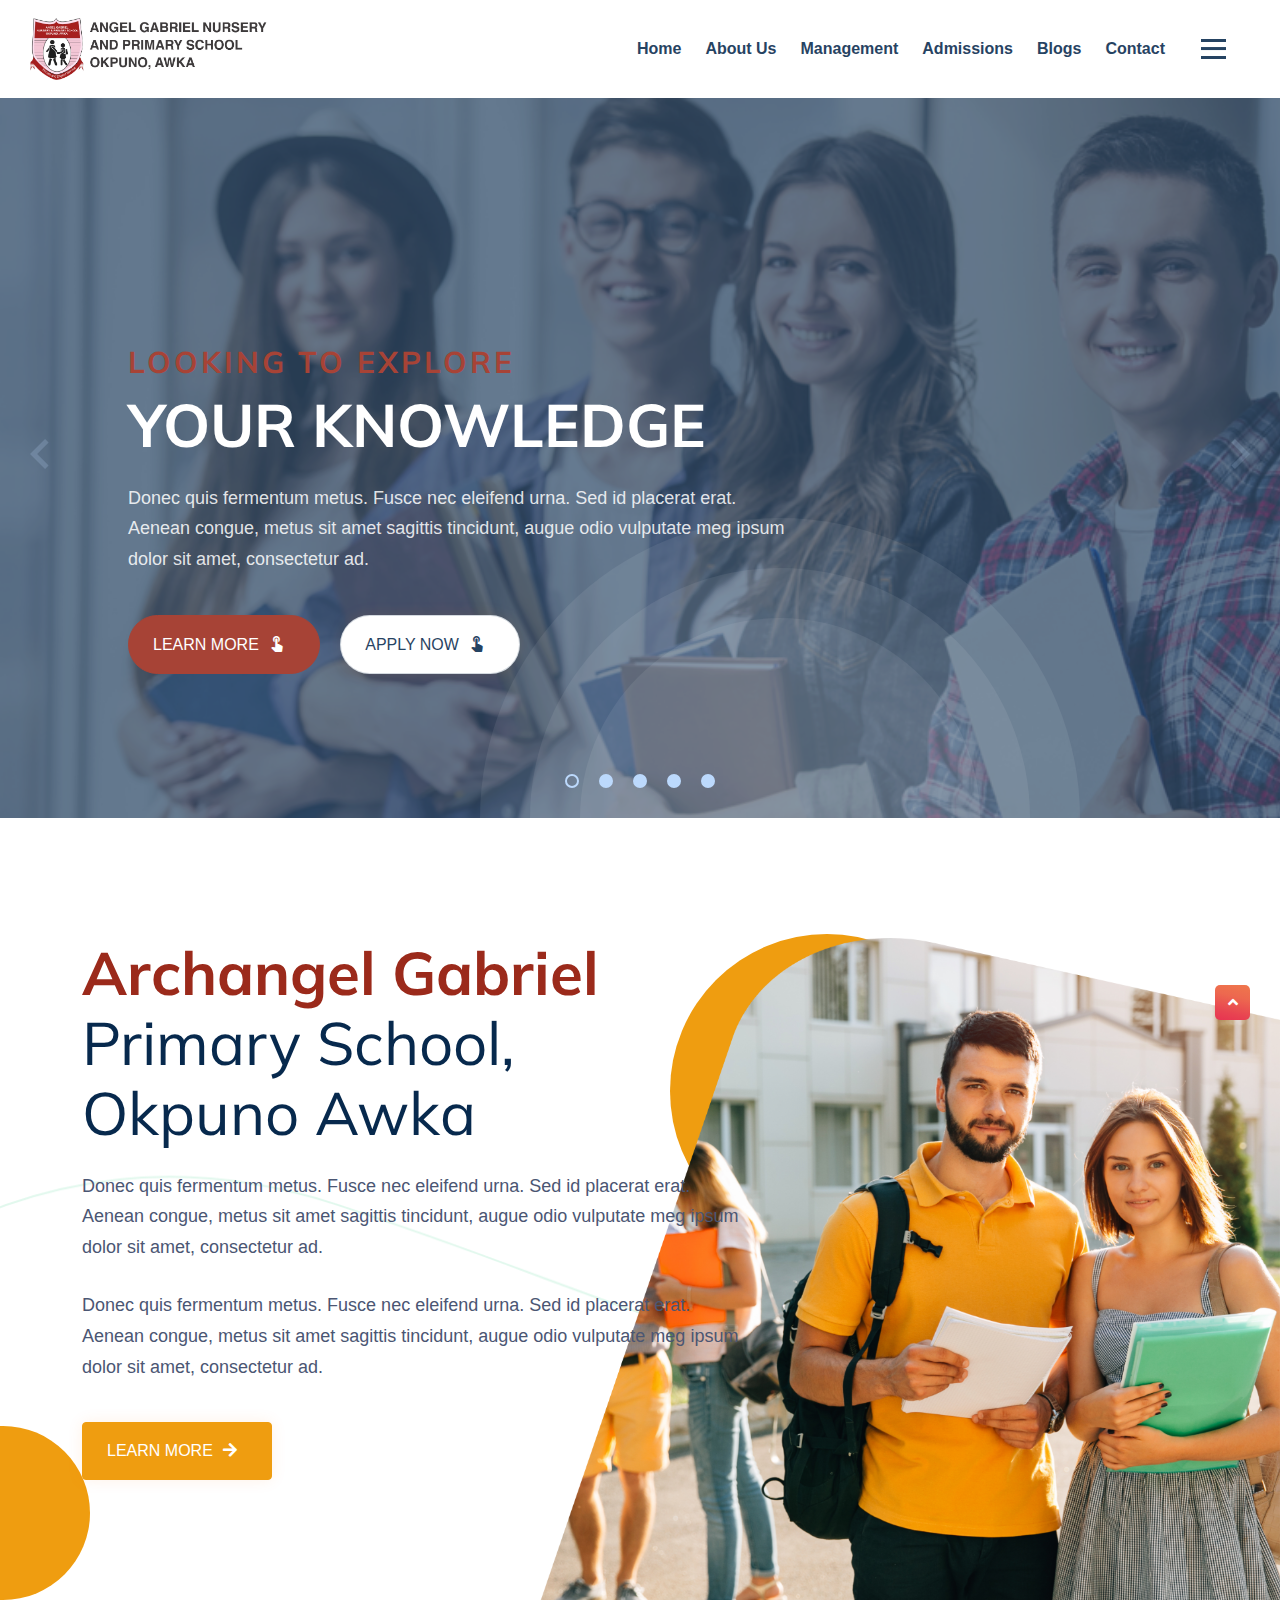
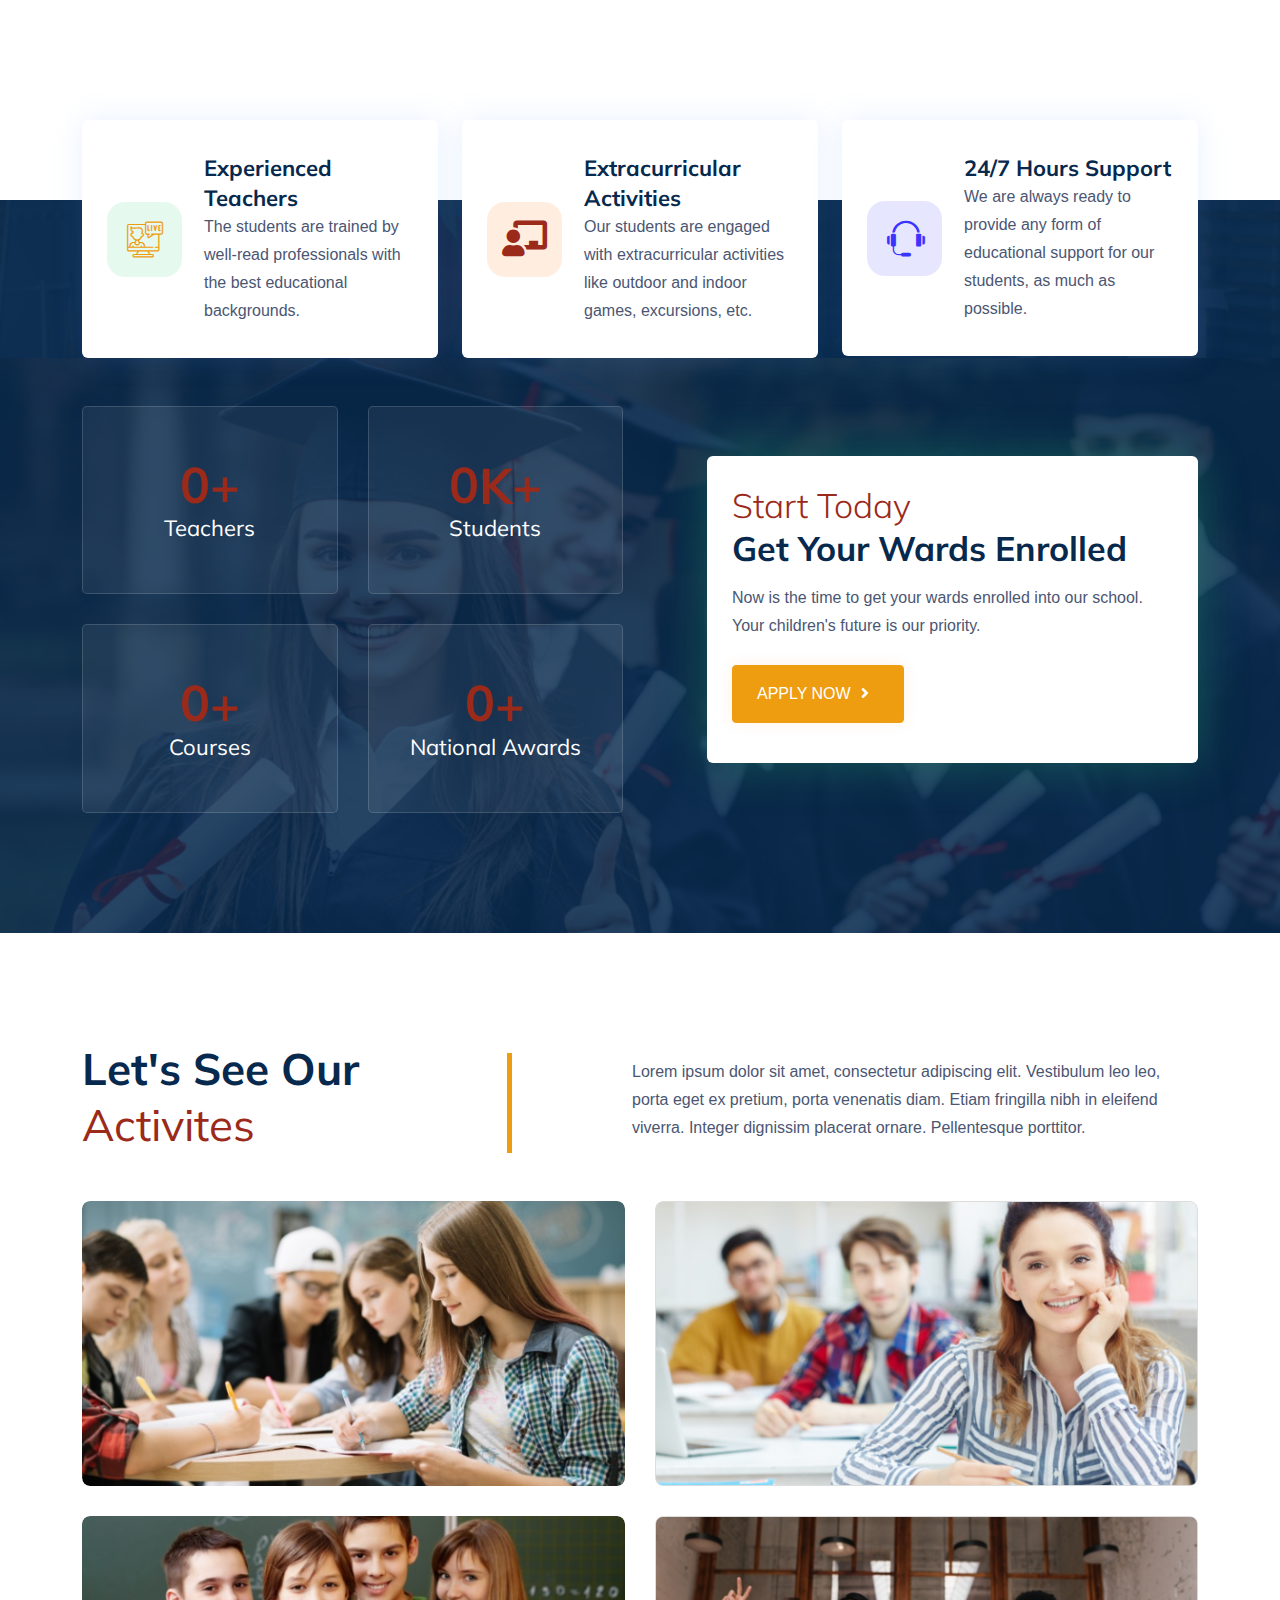
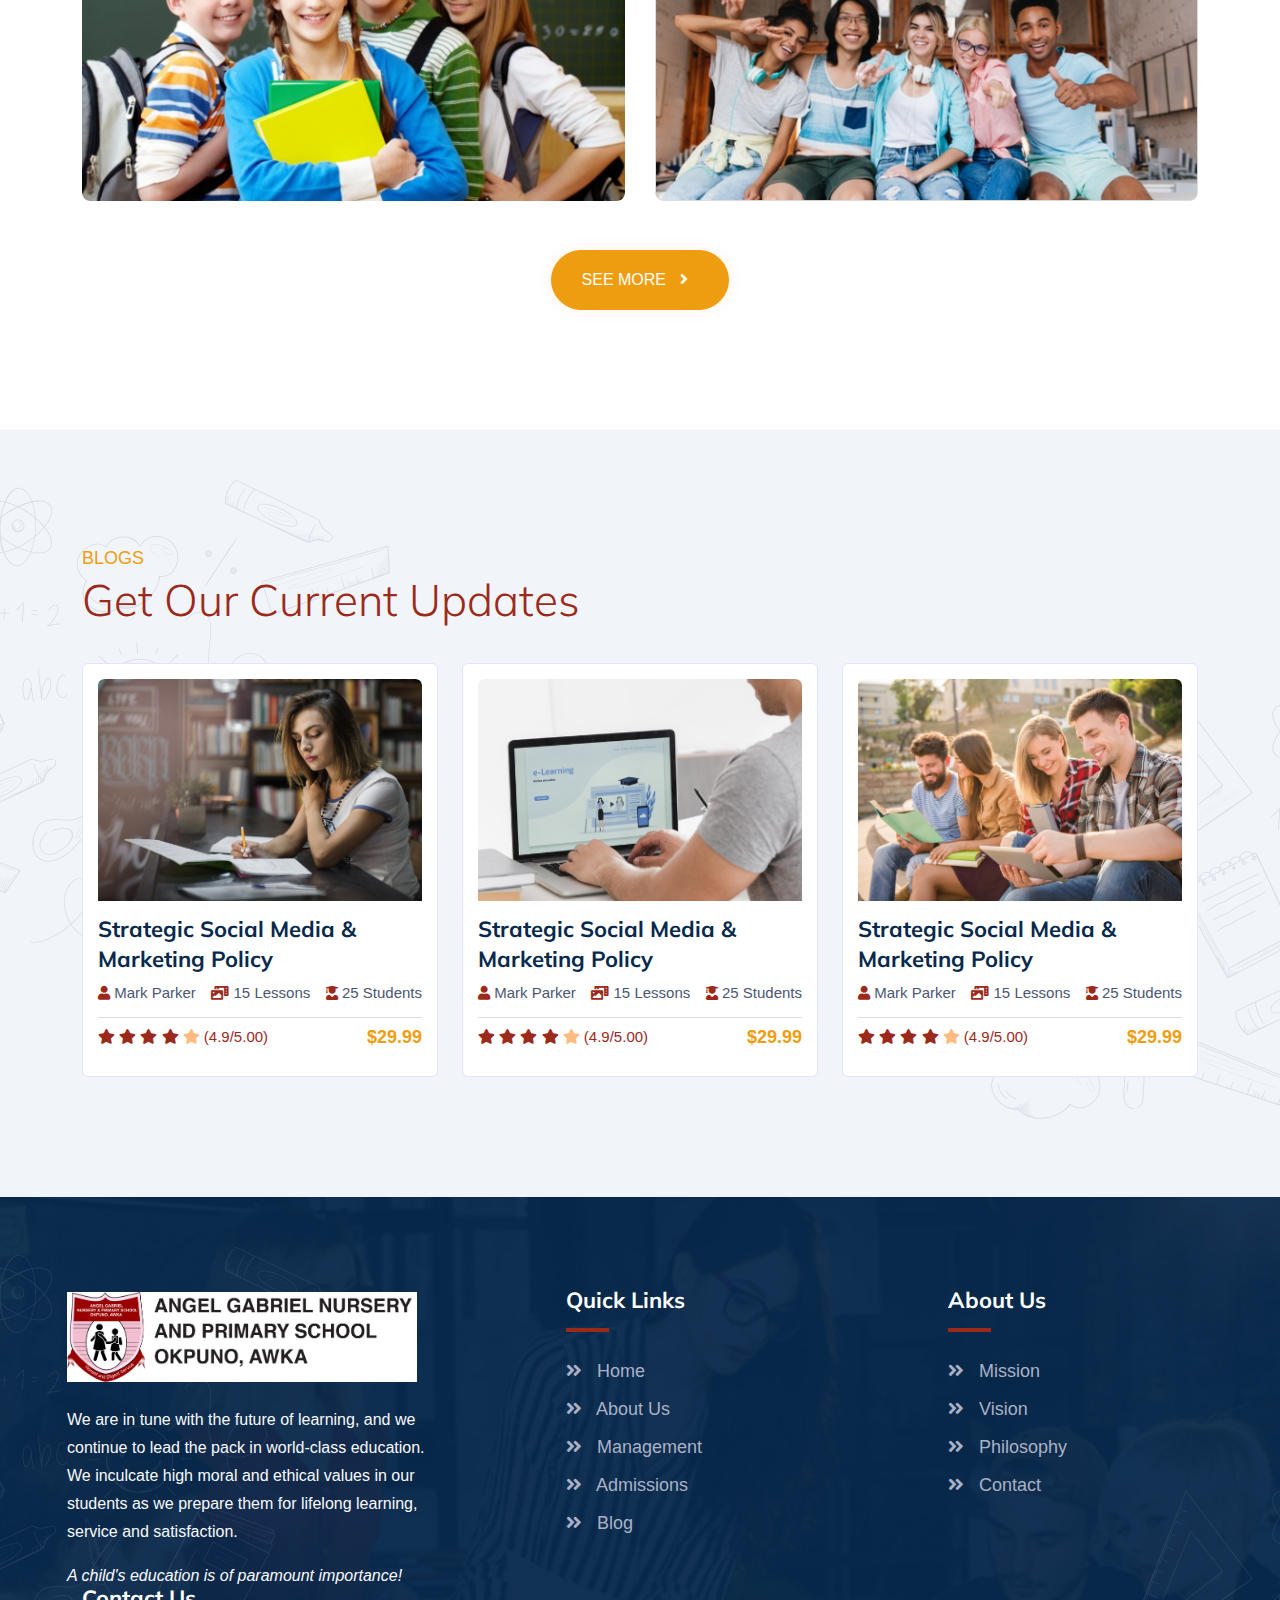
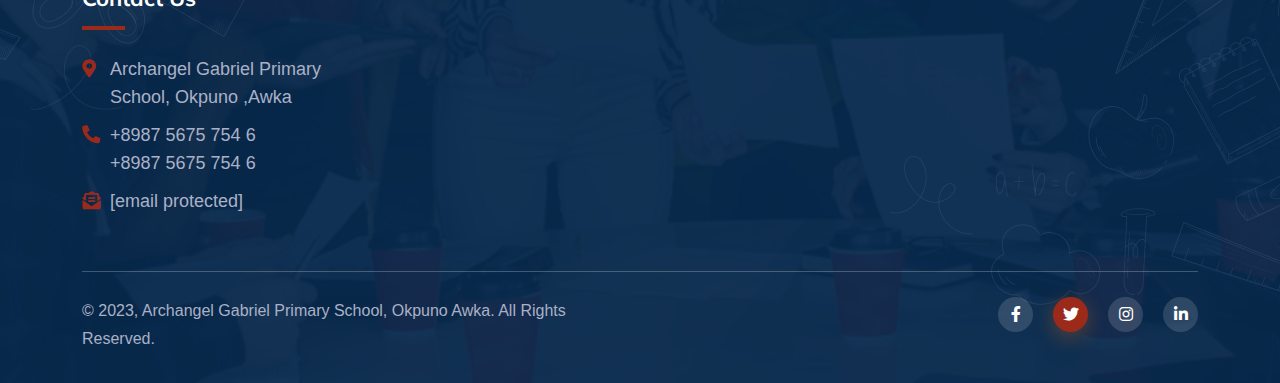
<file: index.html>
<!DOCTYPE html>
<html lang="en">

<head>
    <meta charset="UTF-8">
    <meta name="viewport" content="width=device-width, initial-scale=1.0">
    <meta http-equiv="X-UA-Compatible" content="ie=edge">

    <title>Archangel Gabriel Primary School, Okpuno Awka</title>

    <link rel="stylesheet" href="assets/css/bootstrap.min.css">
    <link rel="stylesheet" href="assets/css/all.min.css">
    <link rel="stylesheet" href="assets/css/animate.css">
    <link rel="stylesheet" href="assets/css/odometer.css">
    <link rel="stylesheet" href="assets/css/nice-select.css">
    <link rel="stylesheet" href="assets/css/owl.min.css">
    <link rel="stylesheet" href="assets/css/magnific-popup.css">
    <link rel="stylesheet" href="assets/css/flaticon.css">
    <link rel="stylesheet" href="assets/css/main.css">

    <link rel="shortcut icon" href="assets/images/favicon.ico" type="image/x-icon">
</head>


<body>



    <div class="all-sections">
        <!-- ~~~ Loader & Go-Top ~~~ -->
        <div class="overlayer"></div>
        <div class="loader">
            <div class="inner"></div>
        </div>
        <span class="go-top">
            <i class="fas fa-angle-up"></i>
        </span>
        <!-- ~~~ Loader & Go-Top ~~~ -->


        <!-- ~~~ Header Section ~~~ -->
        <header>
            <div class="custom-container">
                <div class="header-area">
                    <div class="logo">
                        <a href="index.html">
                            <img src="assets/images/agps/Angel-gabriel-primary-Okpuno.jpg" alt="logo">
                        </a>
                    </div>
                    <ul class="menu d-none d-lg-flex flex-wrap">
                        <li><a href="index.html">Home</a></li>
                        <li><a href="about.html">About Us</a></li>
                        <li><a href="management.html">Management</a></li>
                        <li><a href="admissions.html">Admissions</a></li>
                        <li><a href="blog.html">Blogs</a></li>
                        <li><a href="contact.html">Contact</a></li>
                    </ul>
                    <div class="header-bar mx-4">
                        <span></span>
                        <span></span>
                        <span></span>
                    </div>
                    <a href="portal.html" class="custom-button"><i class="fas fa-user"></i><span>Portal</span></a>
                </div>
            </div>
        </header>
        <!-- ~~~ Header Section ~~~ -->

        <!-- ~~~ Mobile Menu ~~~ -->
        <div class="mobile-menu">
            <span class="close-mobile-menu">
                <i class="fas fa-times"></i>
            </span>
            <div class="w-100 d-flex flex-wrap justify-content-center align-items-center">
                <div class="w-100 d-lg-none">
                    <ul class="menu">
                        <li><a href="index.html">Home</a></li>
                        <li><a href="about.html">About Us</a></li>
                        <li><a href="management.html">Management</a></li>
                        <li><a href="admissions.html">Admissions</a></li>
                        <li><a href="blog.html">Blogs</a></li>
                        <li><a href="contact.html">Contact</a></li>
                    </ul>
                </div>
                <a href="portal.html" class="custom-button"><i class="fas fa-user"></i><span>Portal</span></a>
            </div>
        </div>
        <!-- ~~~ Mobile Menu ~~~ -->


        <!-- slide / banner section -->
        <div class="container-fluid m-0 p-0">
            <div class="carousel">
                <div class="slider2">
                    <section>
                        <div class="slider-wrapper banner-overlay lighter">
                            <div class="slider">
                                <img id="slide-1" src="assets/images/banner/banner-bg.jpg" alt="slide 1">
                            </div>
                            <div class="banner-content cl-white banner-writeup">
                                <h3 class="subtitle">Looking to Explore</h3>
                                <h1 class="title">Your Knowledge</h1>
                                <p>Donec quis fermentum metus. Fusce nec eleifend urna. Sed id placerat erat. Aenean congue, metus sit amet sagittis tincidunt, augue odio vulputate meg ipsum dolor sit amet, consectetur ad.</p>
                                <div class="banner-button-area">
                                    <a href="about.html" class="custom-button btn-md">Learn More<i class="flaticon-tap-1"></i></a>
                                    <a href="#apply" class="custom-button btn-md theme-one bg-white">Apply now<i class="flaticon-tap-1"></i></a>
                                </div>
                            </div>
                        </div>
                    </section>
                    <section>
                        <div class="slider-wrapper banner-overlay lighter">
                            <div class="slider">
                                <img id="slide-1" src="assets/images/banner/06.png" alt="slide 2">
                            </div>
                            <div class="banner-content cl-white banner-writeup">
                                <h3 class="subtitle">Looking to Explore</h3>
                                <h1 class="title">Your Knowledge</h1>
                                <p>Donec quis fermentum metus. Fusce nec eleifend urna. Sed id placerat erat. Aenean congue, metus sit amet sagittis tincidunt, augue odio vulputate meg ipsum dolor sit amet, consectetur ad.</p>
                                <div class="banner-button-area">
                                    <a href="about.html" class="custom-button btn-md">Learn More<i class="flaticon-tap-1"></i></a>
                                    <a href="#apply" class="custom-button btn-md theme-one bg-white">Apply now<i class="flaticon-tap-1"></i></a>
                                </div>
                            </div>
                        </div>
                    </section>
                    <section>
                        <div class="slider-wrapper banner-overlay lighter">
                            <div class="slider">
                                <img id="slide-1" src="assets/images/banner/07.png" alt="slide 3">
                            </div>
                            <div class="banner-content cl-white banner-writeup">
                                <h3 class="subtitle">Looking to Explore</h3>
                                <h1 class="title">Your Knowledge</h1>
                                <p>Donec quis fermentum metus. Fusce nec eleifend urna. Sed id placerat erat. Aenean congue, metus sit amet sagittis tincidunt, augue odio vulputate meg ipsum dolor sit amet, consectetur ad.</p>
                                <div class="banner-button-area">
                                    <a href="about.html" class="custom-button btn-md">Learn More<i class="flaticon-tap-1"></i></a>
                                    <a href="#apply" class="custom-button btn-md theme-one bg-white">Apply now<i class="flaticon-tap-1"></i></a>
                                </div>
                            </div>
                        </div>
                    </section>
                    <section>
                        <div class="slider-wrapper banner-overlay lighter">
                            <div class="slider">
                                <img id="slide-1" src="assets/images/banner/12.png" alt="slide 4">
                            </div>
                            <div class="banner-content cl-white banner-writeup">
                                <h3 class="subtitle">Looking to Explore</h3>
                                <h1 class="title">Your Knowledge</h1>
                                <p>Donec quis fermentum metus. Fusce nec eleifend urna. Sed id placerat erat. Aenean congue, metus sit amet sagittis tincidunt, augue odio vulputate meg ipsum dolor sit amet, consectetur ad.</p>
                                <div class="banner-button-area">
                                    <a href="about.html" class="custom-button btn-md">Learn More<i class="flaticon-tap-1"></i></a>
                                    <a href="#apply" class="custom-button btn-md theme-one bg-white">Apply now<i class="flaticon-tap-1"></i></a>
                                </div>
                            </div>
                        </div>
                    </section>
                    <section>
                        <div class="slider-wrapper banner-overlay lighter">
                            <div class="slider">
                                <img id="slide-1" src="assets/images/banner/lg-1.png" alt="slide 5">
                            </div>
                            <div class="banner-content cl-white banner-writeup">
                                <h3 class="subtitle">Looking to Explore</h3>
                                <h1 class="title">Your Knowledge</h1>
                                <p>Donec quis fermentum metus. Fusce nec eleifend urna. Sed id placerat erat. Aenean congue, metus sit amet sagittis tincidunt, augue odio vulputate meg ipsum dolor sit amet, consectetur ad.</p>
                                <div class="banner-button-area">
                                    <a href="about.html" class="custom-button btn-md">Learn More<i class="flaticon-tap-1"></i></a>
                                    <a href="#apply" class="custom-button btn-md theme-one bg-white">Apply now<i class="flaticon-tap-1"></i></a>
                                </div>
                            </div>
                        </div>
                    </section>
                </div>
                <div class="banner-thumb">
                    <div class="rounded-shape shape-1"></div>
                    <div class="rounded-shape shape-2"></div>
                    <div class="rounded-shape shape-3"></div>
                    <!-- <img src="assets/images/banner/banner.png" alt="banner"> -->
                </div>
                <div class="controls">
                    <span class="arrow left">
                        <span class="material-icons">chevron_left</span>
                    </span>
                    <span class="arrow right">
                        <span class="material-icons">chevron_right</span>
                    </span>
                    <ul id="ul">
                        <li class="selected"></li>
                        <li></li>
                        <li></li>
                        <li></li>
                        <li></li>
                    </ul>
                </div>
            </div>
        </div>
        <!-- end slide / banner section -->


        <!-- ~~~ Tutor Section ~~~ -->
        <section class="tutor-find-section pt-120 pb-120 pos-rel">
            <div class="line"><img src="assets/images/shapes/line.png" alt="shapes"></div>
            <span class="ball ball1"></span>
            <span class="ball ball2 ball-lg"></span>
            <div class="find-tutor-bg bg_img left_top d-none d-lg-block" data-img="assets/images/shapes/find-tutor.png"></div>
            <div class="container">
                <div class="banner-content">
                    <h1 class="title capitalize">
                        <span class="cl-theme">Archangel Gabriel</span>
                        <span class="fw-400">Primary School, Okpuno Awka</span>
                    </h1>
                        <p>Donec quis fermentum metus. Fusce nec eleifend urna. Sed id placerat erat. Aenean congue, metus sit amet sagittis tincidunt, augue odio vulputate meg ipsum dolor sit amet, consectetur ad.</p>
                        <p>Donec quis fermentum metus. Fusce nec eleifend urna. Sed id placerat erat. Aenean congue, metus sit amet sagittis tincidunt, augue odio vulputate meg ipsum dolor sit amet, consectetur ad.</p>
                    <div class="banner-button-area">
                        <a href="about.html" class="custom-button rounded btn-md theme-one">Learn More<i class="fas fa-arrow-right"></i></a>
                    </div>
                </div>
            </div>
        </section>
        <!-- ~~~ Tutor Section ~~~ -->

        
        <!-- ~~~ Footer Section ~~~ -->
        <footer class="bg_img" style="margin-top: 200px;" data-img="assets/images/footer/footer-bg.jpg">
            <div class="footer-support">
                <div class="container">
                    <div class="row justify-content-center">
                        <div class="col-lg-4 col-md-6 col-sm-10">
                            <div class="footer-support-item">
                                <div class="icon">
                                    <i class="flaticon-live"></i>
                                </div>
                                <div class="content">
                                    <h5 class="title">Experienced Teachers</h5>
                                    <span class="info">The students are trained by well-read professionals with the best educational backgrounds.</span>
                                </div>
                            </div>
                        </div>
                        <div class="col-lg-4 col-md-6 col-sm-10">
                            <div class="footer-support-item">
                                <div class="icon">
                                    <i class="fas fa-chalkboard-teacher"></i>
                                </div>
                                <div class="content">
                                    <h5 class="title">Extracurricular Activities</h5>
                                    <span class="info">Our students are engaged with extracurricular activities like outdoor and indoor games, excursions, etc.</span>
                                </div>
                            </div>
                        </div>
                        <div class="col-lg-4 col-md-6 col-sm-10">
                            <div class="footer-support-item">
                                <div class="icon">
                                    <i class="flaticon-headphone"></i>
                                </div>
                                <div class="content">
                                    <h5 class="title">24/7 Hours Support</h5>
                                    <span class="info">We are always ready to provide any form of educational support for our students, as much as possible.</span>
                                </div>
                            </div>
                        </div>
                    </div>
                </div>
            </div>
        </footer>
        <!-- ~~~ Footer Section ~~~ -->

        <!-- ~~~ Counter Section ~~~ -->
        <section class="counter-section pt-5 pb-120 pb-100 title-lay bg_img" data-img="./assets/images/counter/counter-bg.jpg" id="apply">
            <div class="container">
                <div class="d-flex flex-wrap justify-content-between align-items-center">
                    <div class="odo-area">
                        <div class="odo-wrap">
                            <div class="odo-item">
                                <div class="odo-in">
                                    <div class="odo-head">
                                        <h2 class="title odometer" data-odo="60">0</h2>
                                        <h2 class="title">+</h2>
                                    </div>
                                    <h5 class="subtitle">Teachers</h5>
                                </div>
                            </div>
                            <div class="odo-item">
                                <div class="odo-in">
                                    <div class="odo-head">
                                        <h2 class="title odometer" data-odo="8">0</h2>
                                        <h2 class="title">k+</h2>
                                    </div>
                                    <h5 class="subtitle">Students</h5>
                                </div>
                            </div>
                            <div class="odo-item">
                                <div class="odo-in">
                                    <div class="odo-head">
                                        <h2 class="title odometer" data-odo="75">0</h2>
                                        <h2 class="title">+</h2>
                                    </div>
                                    <h5 class="subtitle">Courses</h5>
                                </div>
                            </div>
                            <div class="odo-item">
                                <div class="odo-in">
                                    <div class="odo-head">
                                        <h2 class="title odometer" data-odo="13">0</h2>
                                        <h2 class="title">+</h2>
                                    </div>
                                    <h5 class="subtitle">National Awards</h5>
                                </div>
                            </div>
                        </div>
                    </div>
                    <div class="counter-wrapper-3">
                        <div class="odo-right-wrap">
                            <div class="section-header mb-0">
                                <h2 class="title"><span class="d-lg-block">Start Today</span> Get Your Wards Enrolled</h2>
                                <p>Now is the time to get your wards enrolled into our school. <br> Your children's future is our priority.</p>
                                <a href="admissions.html" class="custom-button btn-md theme-one rounded mb-0">Apply now<i class="fas fa-angle-right"></i></a>
                            </div>
                        </div>
                    </div>
                </div>
            </div>
        </section>
        <!-- ~~~ Counter Section ~~~ -->

        
        <!-- ~~~ Banner Section ~~~ -->
        <!-- <section class="banner-section-2 oh">
            <div class="banner-line-shape bg_img left_bottom d-none d-xl-block" data-img="assets/images/banner/banner-line-shape.png"></div>
            <div class="triangle1-shape"><img src="assets/images/shapes/t1.png" alt="shapes"></div>
            <div class="triangle2-shape"><img src="assets/images/shapes/t2.png" alt="shapes"></div>
            <div class="rectangle1-shape"><img src="assets/images/shapes/r1.png" alt="shapes"></div>
            <div class="rectangle2-shape"><img src="assets/images/shapes/r2.png" alt="shapes"></div>
            <div class="target-shape"><img src="assets/images/shapes/target.png" alt="shapes"></div>
            <div class="water-shape"><img src="assets/images/shapes/water.png" alt="shapes"></div>
            <div class="banner-shape-bg bg_img left_bottom d-none d-xl-block" data-img="assets/images/banner/banner-2.png"></div>
            <div class="container">
                <div class="banner-content">
                    <h1 class="title capitalize"><span class="fw-400">Distant Learning for </span>
                        <span class="cl-theme">Further Expansion</span></h1>
                        <p>Donec quis fermentum metus. Fusce nec eleifend urna. Sed id placerat erat. Aenean congue, metus sit amet sagittis tincidunt, augue odio vulputate meg ipsum dolor sit amet, consectetur ad.</p>
                    <div class="banner-button-area">
                        <a href="contact.html" class="custom-button rounded btn-md theme-one">Get in Touch<i class="fas fa-arrow-right"></i></a>
                    </div>
                </div>
            </div>
        </section> -->
        <!-- ~~~ Banner Section ~~~ -->

        
        <!-- ~~~ Gallery Section ~~~ -->
        <section class="gallery-section pt-120 pb-120">
            <div class="container">
                <div class="d-flex flex-wrap align-items-center mb-5 mb-sm-5">
                    <div class="gallery-header-left">
                        <h2 class="title">Let's See Our <span class="cl-theme fw-400">Activites</span></h2>
                    </div>
                    <div class="gallery-header-right">
                        <p>Lorem ipsum dolor sit amet, consectetur adipiscing elit. Vestibulum leo leo, porta eget ex pretium, porta venenatis diam. Etiam fringilla nibh in eleifend viverra. Integer dignissim placerat ornare. Pellentesque porttitor.</p>
                    </div>
                </div>
                <div class="m--15">
                    <div class="grid-area">
                        <div class="grid-item item--lg">
                            <div class="gallery-img">
                                <div class="cont">
                                    <a href="assets/images/gallery/lg-1.png" class="magnific_img_popup">
                                        <i class="flaticon-add"></i>
                                    </a>
                                </div>
                                <img src="assets/images/gallery/01.png" alt="gallery">
                            </div>
                        </div>
                        <div class="grid-item item--lg">
                            <div class="gallery-img">
                                <div class="cont">
                                    <a href="assets/images/gallery/lg-6.png" class="magnific_img_popup">
                                        <i class="flaticon-add"></i>
                                    </a>
                                </div>
                                <img src="assets/images/gallery/06.png" alt="gallery">
                            </div>
                        </div>
                        <div class="grid-item item--lg">
                            <div class="gallery-img">
                                <div class="cont">
                                    <a href="assets/images/gallery/lg-7.png" class="magnific_img_popup">
                                        <i class="flaticon-add"></i>
                                    </a>
                                </div>
                                <img src="assets/images/gallery/07.png" alt="gallery">
                            </div>
                        </div>
                        <div class="grid-item item--lg">
                            <div class="gallery-img">
                                <div class="cont">
                                    <a href="assets/images/gallery/lg-12.png" class="magnific_img_popup">
                                        <i class="flaticon-add"></i>
                                    </a>
                                </div>
                                <img src="assets/images/gallery/12.png" alt="gallery">
                            </div>
                        </div>
                    </div>
                </div>
                <div class="text-center load-more mt-5">
                    <a href="gallery.html" class="custom-button theme-one">See More <i class="fas fa-angle-right"></i></a>
                </div>
            </div>
        </section>
        <!-- ~~~ Gallery Section ~~~ -->


        <!-- ~~~ Course Section ~~~ -->
        <section class="course-section pt-120 pb-120 section-bg oh pos-rel">
            <div class="course-top-shape">
                <img src="assets/images/course/course-top-shape.png" alt="course">
            </div>
            <div class="course-bottom-shape">
                <img src="assets/images/course/course-bottom-shape.png" alt="course">
            </div>
            <div class="container">
                <div class="section-header">
                    <span class="category">Blogs</span>
                    <h2 class="title"><span>Get Our Current Updates</span> </h2>
                </div>
                <div class="row justify-content-center mb-30-none">
                    <div class="col-xl-4 col-md-6 col-sm-10">
                        <div class="course-item">
                            <div class="thumb">
                                <a href="#0">
                                    <img src="assets/images/course/01.png" alt="course">
                                </a>
                            </div>
                            <div class="content">
                                <h5 class="title">
                                    <a href="course-details.html">Strategic Social Media & Marketing Policy</a>
                                </h5>
                                <div class="meta-area">
                                    <div class="meta">
                                        <div class="meta-item">
                                            <i class="fas fa-user"></i>
                                            <span>Mark Parker</span>
                                        </div>
                                        <div class="meta-item">
                                            <i class="fas fa-photo-video"></i>
                                            <span>15 Lessons</span>
                                        </div>
                                        <div class="meta-item">
                                            <i class="fas fa-user-graduate"></i>
                                            <span>25 Students</span>
                                        </div>
                                    </div>
                                </div>
                                <div class="ratings-area">
                                    <div class="ratings cl-theme">
                                        <span><i class="fas fa-star"></i></span>
                                        <span><i class="fas fa-star"></i></span>
                                        <span><i class="fas fa-star"></i></span>
                                        <span><i class="fas fa-star"></i></span>
                                        <span class="cl-theme-light"><i class="fas fa-star"></i></span>
                                        <span>(4.9/5.00)</span>
                                    </div>
                                    <div class="price cl-1">
                                        $29.99
                                    </div>
                                </div>
                            </div>
                        </div>
                    </div>
                    <div class="col-xl-4 col-md-6 col-sm-10">
                        <div class="course-item">
                            <div class="thumb">
                                <a href="#0">
                                    <img src="assets/images/course/02.png" alt="course">
                                </a>
                            </div>
                            <div class="content">
                                <h5 class="title">
                                    <a href="course-details.html">Strategic Social Media & Marketing Policy</a>
                                </h5>
                                <div class="meta-area">
                                    <div class="meta">
                                        <div class="meta-item">
                                            <i class="fas fa-user"></i>
                                            <span>Mark Parker</span>
                                        </div>
                                        <div class="meta-item">
                                            <i class="fas fa-photo-video"></i>
                                            <span>15 Lessons</span>
                                        </div>
                                        <div class="meta-item">
                                            <i class="fas fa-user-graduate"></i>
                                            <span>25 Students</span>
                                        </div>
                                    </div>
                                </div>
                                <div class="ratings-area">
                                    <div class="ratings cl-theme">
                                        <span><i class="fas fa-star"></i></span>
                                        <span><i class="fas fa-star"></i></span>
                                        <span><i class="fas fa-star"></i></span>
                                        <span><i class="fas fa-star"></i></span>
                                        <span class="cl-theme-light"><i class="fas fa-star"></i></span>
                                        <span>(4.9/5.00)</span>
                                    </div>
                                    <div class="price cl-1">
                                        $29.99
                                    </div>
                                </div>
                            </div>
                        </div>
                    </div>
                    <div class="col-xl-4 col-md-6 col-sm-10">
                        <div class="course-item">
                            <div class="thumb">
                                <a href="#0">
                                    <img src="assets/images/course/03.png" alt="course">
                                </a>
                            </div>
                            <div class="content">
                                <h5 class="title">
                                    <a href="course-details.html">Strategic Social Media & Marketing Policy</a>
                                </h5>
                                <div class="meta-area">
                                    <div class="meta">
                                        <div class="meta-item">
                                            <i class="fas fa-user"></i>
                                            <span>Mark Parker</span>
                                        </div>
                                        <div class="meta-item">
                                            <i class="fas fa-photo-video"></i>
                                            <span>15 Lessons</span>
                                        </div>
                                        <div class="meta-item">
                                            <i class="fas fa-user-graduate"></i>
                                            <span>25 Students</span>
                                        </div>
                                    </div>
                                </div>
                                <div class="ratings-area">
                                    <div class="ratings cl-theme">
                                        <span><i class="fas fa-star"></i></span>
                                        <span><i class="fas fa-star"></i></span>
                                        <span><i class="fas fa-star"></i></span>
                                        <span><i class="fas fa-star"></i></span>
                                        <span class="cl-theme-light"><i class="fas fa-star"></i></span>
                                        <span>(4.9/5.00)</span>
                                    </div>
                                    <div class="price cl-1">
                                        $29.99
                                    </div>
                                </div>
                            </div>
                        </div>
                    </div>
                </div>
            </div>
        </section>
        <!-- ~~~ Course Section ~~~ -->


        <!-- ~~~ Footer Section ~~~ -->
        <footer class="bg_img" data-img="assets/images/footer/footer-bg.jpg">
            <div class="footer-section oh pos-rel">
                <div class="course-top-shape">
                    <img src="assets/images/course/course-top-shape.png" alt="course">
                </div>
                <div class="course-bottom-shape">
                    <img src="assets/images/course/course-bottom-shape.png" alt="course">
                </div>
                <div class="container">
                    <div class="footer-top">
                        <div class="footer-area">
                            <div class="col-md-4">
                                <div class="thumb">
                                    <a href="index.html">
                                        <img src="assets/images/agps/Angel-gabriel-primary-Okpuno.jpg" width="350px" alt="footer">
                                    </a>
                                </div>
                                <p class="text-light mt-4">We are in tune with the future of learning, and we continue to lead the pack in world-class education. We inculcate high moral and ethical values in our students as we prepare them for lifelong learning, service and satisfaction.</p>
                                <em class="text-light">A child's education is of paramount importance!</em>
                            </div>
                            <div class="footer-widget widget-link">
                                <h5 class="title">Quick Links</h5>
                                <ul>
                                    <li><a href="index.html"><i class="fas fa-angle-double-right mt-1"></i> &nbsp; Home</a></li>
                                    <li><a href="about.html"><i class="fas fa-angle-double-right mt-1"></i> &nbsp; About Us</a></li>
                                    <li><a href="management.html"><i class="fas fa-angle-double-right mt-1"></i> &nbsp; Management</a></li>
                                    <li><a href="admissions.html"><i class="fas fa-angle-double-right mt-1"></i> &nbsp; Admissions</a></li>
                                    <li><a href="blog.html"><i class="fas fa-angle-double-right mt-1"></i> &nbsp; Blog</a></li>
                                </ul>
                            </div>
                            <div class="footer-widget widget-link">
                                <h5 class="title">About Us</h5>
                                <ul>
                                    <li><a href="about.html#missionVision"><i class="fas fa-angle-double-right mt-1"></i> &nbsp; Mission</a></li>
                                    <li><a href="about.html#missionVision"><i class="fas fa-angle-double-right mt-1"></i> &nbsp; Vision</a></li>
                                    <li><a href="about.html#missionVision"><i class="fas fa-angle-double-right mt-1"></i> &nbsp; Philosophy</a></li>
                                    <li><a href="contact.html"><i class="fas fa-angle-double-right mt-1"></i> &nbsp; Contact</a></li>
                                </ul>
                            </div>
                            <div class="footer-widget widget-info">
                                <h5 class="title">Contact Us</h5>
                                <ul>
                                    <li>
                                        <div class="icon">
                                            <i class="fas fa-map-marker-alt"></i>
                                        </div>
                                        <div class="content">
                                            <span>Archangel Gabriel Primary School, Okpuno ,Awka</span>
                                        </div>
                                    </li>
                                    <li>
                                        <div class="icon">
                                            <i class="fas fa-phone-alt"></i>
                                        </div>
                                        <div class="content">
                                            <a href="Tel:+880551251558">+8987 5675 754 6</a>
                                            <a href="Tel:+880551251558">+8987 5675 754 6</a>
                                        </div>
                                    </li>
                                    <li>
                                        <div class="icon">
                                            <i class="fas fa-envelope-open-text"></i>
                                        </div>
                                        <div class="content">
                                            <a href="Mailto:info@exampleweb.com"><span class="__cf_email__" data-cfemail="e0898e868fa08598818d908c85978582ce838f8d">[email&#160;protected]</span></a>
                                        </div>
                                    </li>
                                </ul>
                            </div>
                        </div>
                    </div>
                    <div class="copyright-area">
                        <div class="left">
                            <p>&copy; 2023, Archangel Gabriel Primary School, Okpuno Awka. All Rights Reserved.</p>
                        </div>
                        <div class="right">
                            <ul class="social-icons">
                                <li>
                                    <a href="#0"><i class="fab fa-facebook-f"></i></a>
                                </li>
                                <li>
                                    <a href="#0" class="active"><i class="fab fa-twitter"></i></a>
                                </li>
                                <li>
                                    <a href="#0"><i class="fab fa-instagram"></i></a>
                                </li>
                                <li>
                                    <a href="#0"><i class="fab fa-linkedin-in"></i></a>
                                </li>
                            </ul>
                        </div>
                    </div>
                </div>
            </div>
        </footer>
        <!-- ~~~ Footer Section ~~~ -->
    </div>


    <script data-cfasync="false" src="https://bestwpware.com/cdn-cgi/scripts/5c5dd728/cloudflare-static/email-decode.min.js"></script><script src="assets/js/jquery-3.6.0.min.js"></script>
    
    <script src="assets/js/bootstrap.min.js"></script>
    <script src="assets/js/isotope.pkgd.min.js"></script>
    <script src="assets/js/magnific-popup.min.js"></script>
    
    <script src="assets/js/odometer.min.js"></script>
    <script src="assets/js/viewport.jquery.js"></script>
    <script src="assets/js/nice-select.js"></script>
    <script src="assets/js/owl.min.js"></script>
    <script src="assets/js/main.js"></script>
</body>

</html>
</file>
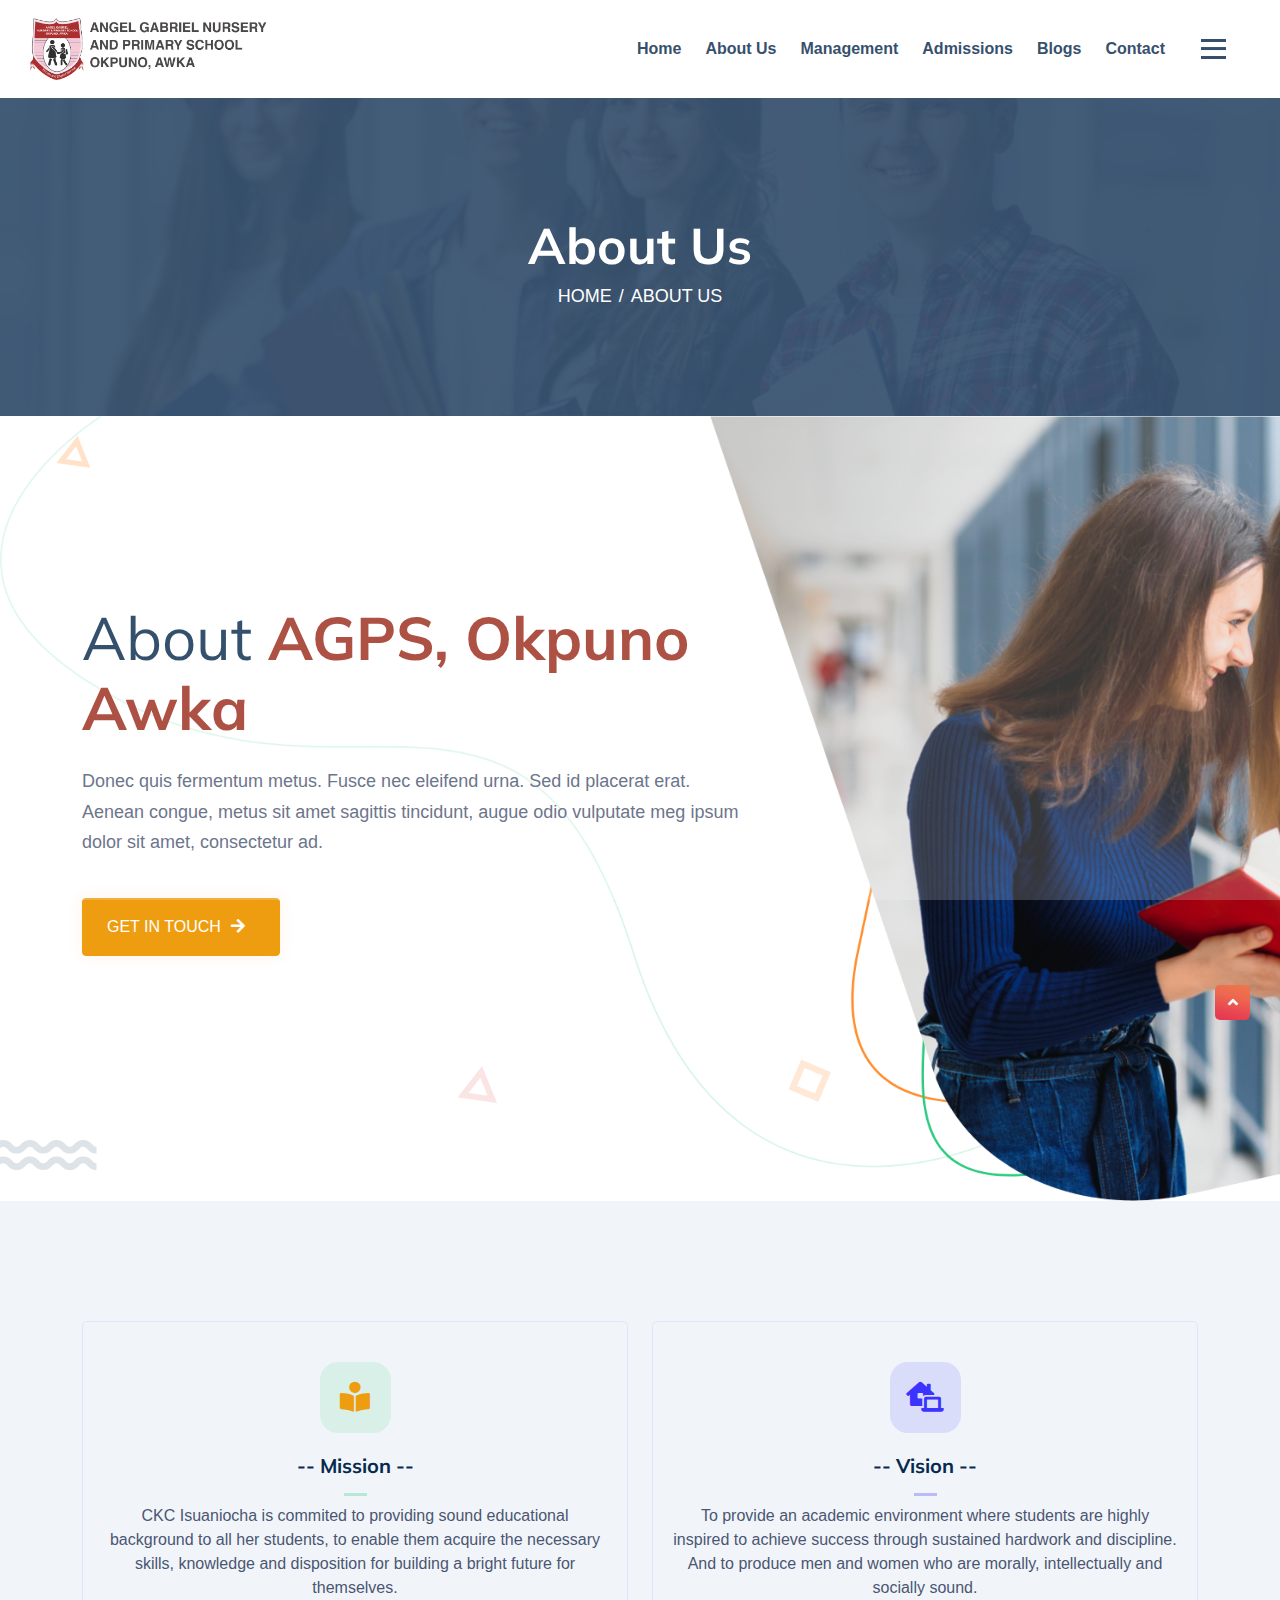
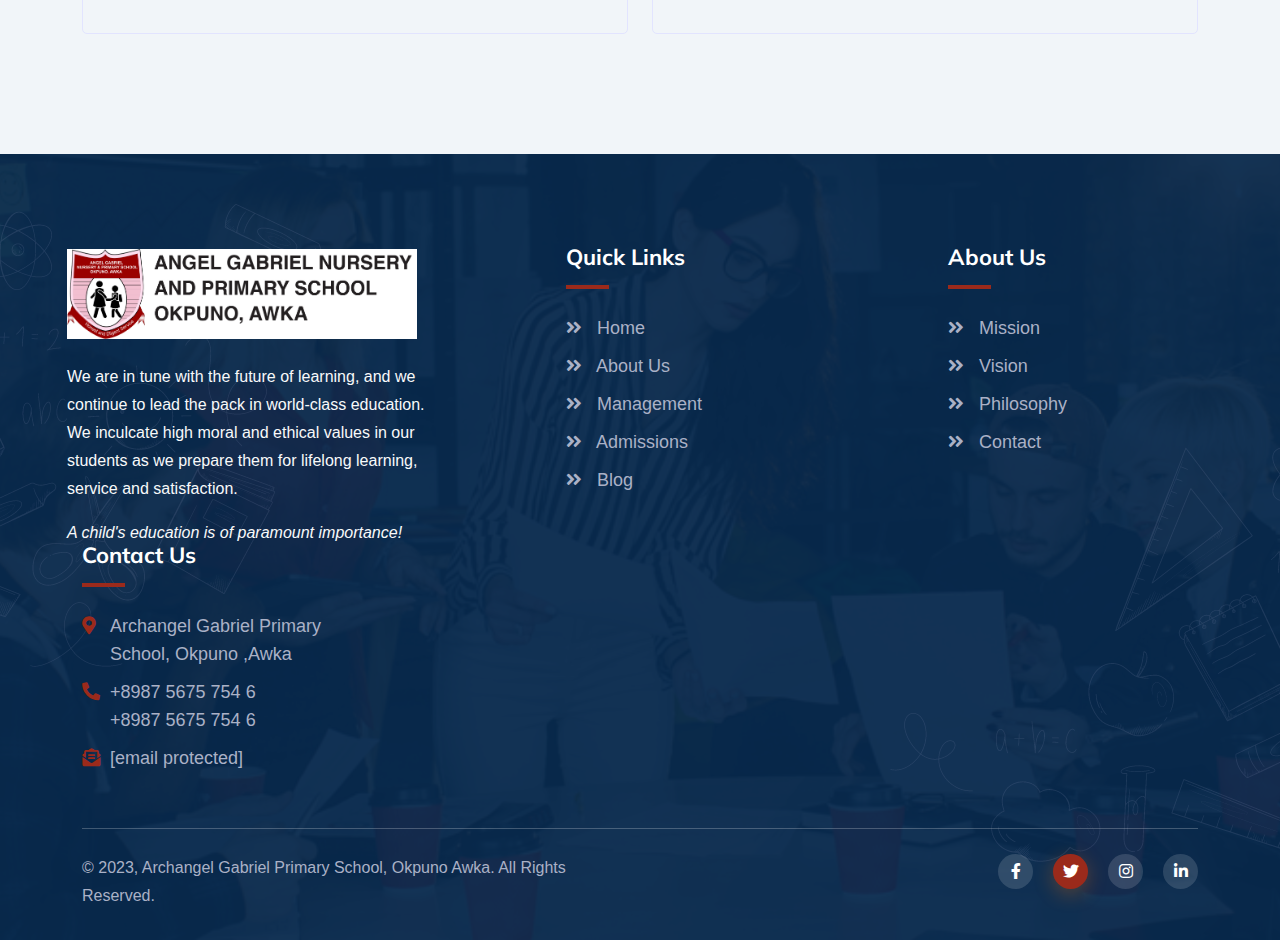
<file: about.html>
<!DOCTYPE html>
<html lang="en">

<head>
    <meta charset="UTF-8">
    <meta name="viewport" content="width=device-width, initial-scale=1.0">
    <meta http-equiv="X-UA-Compatible" content="ie=edge">

    <title>Archangel Gabriel Primary School, Okpuno Awka</title>

    <link rel="stylesheet" href="assets/css/bootstrap.min.css">
    <link rel="stylesheet" href="assets/css/all.min.css">
    <link rel="stylesheet" href="assets/css/animate.css">
    <link rel="stylesheet" href="assets/css/odometer.css">
    <link rel="stylesheet" href="assets/css/nice-select.css">
    <link rel="stylesheet" href="assets/css/owl.min.css">
    <link rel="stylesheet" href="assets/css/magnific-popup.css">
    <link rel="stylesheet" href="assets/css/flaticon.css">
    <link rel="stylesheet" href="assets/css/main.css">

    <link rel="shortcut icon" href="assets/images/favicon.ico" type="image/x-icon">
</head>


<body>



    <div class="all-sections">
        <!-- ~~~ Loader & Go-Top ~~~ -->
        <div class="overlayer"></div>
        <div class="loader">
            <div class="inner"></div>
        </div>
        <span class="go-top">
            <i class="fas fa-angle-up"></i>
        </span>
        <!-- ~~~ Loader & Go-Top ~~~ -->


        <!-- ~~~ Header Section ~~~ -->
        <header>
            <div class="custom-container">
                <div class="header-area">
                    <div class="logo">
                        <a href="index.html">
                            <img src="assets/images/agps/Angel-gabriel-primary-Okpuno.jpg" alt="logo">
                        </a>
                    </div>
                    <ul class="menu d-none d-lg-flex flex-wrap">
                        <li><a href="index.html">Home</a></li>
                        <li><a href="about.html">About Us</a></li>
                        <li><a href="management.html">Management</a></li>
                        <li><a href="admissions.html">Admissions</a></li>
                        <li><a href="blog.html">Blogs</a></li>
                        <li><a href="contact.html">Contact</a></li>
                    </ul>
                    <div class="header-bar mx-4">
                        <span></span>
                        <span></span>
                        <span></span>
                    </div>
                    <a href="portal.html" class="custom-button"><i class="fas fa-user"></i><span>Portal</span></a>
                </div>
            </div>
        </header>
        <!-- ~~~ Header Section ~~~ -->

        <!-- ~~~ Mobile Menu ~~~ -->
        <div class="mobile-menu">
            <span class="close-mobile-menu">
                <i class="fas fa-times"></i>
            </span>
            <div class="w-100 d-flex flex-wrap justify-content-center align-items-center">
                <div class="w-100 d-lg-none">
                    <ul class="menu">
                        <li><a href="index.html">Home</a></li>
                        <li><a href="about.html">About Us</a></li>
                        <li><a href="management.html">Management</a></li>
                        <li><a href="admissions.html">Admissions</a></li>
                        <li><a href="blog.html">Blogs</a></li>
                        <li><a href="contact.html">Contact</a></li>
                    </ul>
                </div>
                <a href="portal.html" class="custom-button"><i class="fas fa-user"></i><span>Portal</span></a>
            </div>
        </div>
        <!-- ~~~ Mobile Menu ~~~ -->

        <!-- ~~~ Hero Section ~~~ -->
        <section class="hero-section banner-overlay bg_img" data-img="assets/images/banner/banner-bg.jpg">
            
            <div class="container">
                <div class="hero-content">
                    <h1 class="title cl-white">About Us</h1>
                    <ul class="breadcrumb cl-white p-0 m-0">
                        <li>
                            <a href="index.html">Home</a>
                        </li>
                        <li>
                            About us
                        </li>
                    </ul>
                </div>
            </div>
        </section>
        <!-- ~~~ Hero Section ~~~ -->


        <!-- ~~~ Banner Section ~~~ -->
        <section class="banner-section-2 oh">
            <div class="banner-line-shape bg_img left_bottom d-none d-xl-block" data-img="assets/images/banner/banner-line-shape.png"></div>
            <div class="triangle1-shape"><img src="assets/images/shapes/t1.png" alt="shapes"></div>
            <div class="triangle2-shape"><img src="assets/images/shapes/t2.png" alt="shapes"></div>
            <div class="rectangle1-shape"><img src="assets/images/shapes/r1.png" alt="shapes"></div>
            <div class="rectangle2-shape"><img src="assets/images/shapes/r2.png" alt="shapes"></div>
            <div class="target-shape"><img src="assets/images/shapes/target.png" alt="shapes"></div>
            <div class="water-shape"><img src="assets/images/shapes/water.png" alt="shapes"></div>
            <div class="banner-shape-bg bg_img left_bottom d-none d-xl-block" data-img="assets/images/banner/banner-2.png"></div>
            <div class="container">
                <div class="banner-content">
                    <h1 class="title capitalize"><span class="fw-400">About </span>
                        <span class="cl-theme">AGPS, Okpuno Awka</span></h1>
                        <p>Donec quis fermentum metus. Fusce nec eleifend urna. Sed id placerat erat. Aenean congue, metus sit amet sagittis tincidunt, augue odio vulputate meg ipsum dolor sit amet, consectetur ad.</p>
                    <div class="banner-button-area">
                        <a href="contact.html" class="custom-button rounded btn-md theme-one">Get in Touch<i class="fas fa-arrow-right"></i></a>
                    </div>
                </div>
            </div>
        </section>
        <!-- ~~~ Banner Section ~~~ -->


        <!-- ~~~ Counter Section ~~~ -->
        <!-- <section class="counter-section pt-120 pb-120 pb-100 title-lay bg_img" data-img="./assets/images/counter/counter-bg.jpg" id="apply">
            <div class="container">
                <div class="d-flex flex-wrap justify-content-between align-items-center">
                    <div class="odo-area">
                        <div class="odo-wrap">
                            <div class="odo-item">
                                <div class="odo-in">
                                    <div class="odo-head">
                                        <h2 class="title odometer" data-odo="60">0</h2>
                                        <h2 class="title">+</h2>
                                    </div>
                                    <h5 class="subtitle">Teachers</h5>
                                </div>
                            </div>
                            <div class="odo-item">
                                <div class="odo-in">
                                    <div class="odo-head">
                                        <h2 class="title odometer" data-odo="8">0</h2>
                                        <h2 class="title">k+</h2>
                                    </div>
                                    <h5 class="subtitle">Students</h5>
                                </div>
                            </div>
                            <div class="odo-item">
                                <div class="odo-in">
                                    <div class="odo-head">
                                        <h2 class="title odometer" data-odo="75">0</h2>
                                        <h2 class="title">+</h2>
                                    </div>
                                    <h5 class="subtitle">Courses</h5>
                                </div>
                            </div>
                            <div class="odo-item">
                                <div class="odo-in">
                                    <div class="odo-head">
                                        <h2 class="title odometer" data-odo="13">0</h2>
                                        <h2 class="title">+</h2>
                                    </div>
                                    <h5 class="subtitle">National Awards</h5>
                                </div>
                            </div>
                        </div>
                    </div>
                    <div class="counter-wrapper-3">
                        <div class="odo-right-wrap">
                            <div class="section-header mb-0">
                                <h2 class="title"><span class="d-lg-block">Start Today</span> Get Your Wards Enrolled</h2>
                                <p>Now is the time to get your wards enrolled into our school. <br> Your children's future is our priority.</p>
                                <a href="admissions.html" class="custom-button btn-md theme-one rounded mb-0">Apply now<i class="fas fa-angle-right"></i></a>
                            </div>
                        </div>
                    </div>
                </div>
            </div>
        </section> -->
        <!-- ~~~ Counter Section ~~~ -->


        <!-- ~~~ Feature Section ~~~ -->
        <section class="feature-section section-bg pt-120 pb-120">
            <div class="container">
                <!-- <div class="section-header">
                    <span class="category">Features</span>
                    <h2 class="title"><span>Our Special</span> Features</h2>
                </div> -->
                <div class="row justify-content-center mb-30-none">
                    <div class="col-xl-6 col-md-6 col-sm-10">
                        <div class="feature-item">
                            <div class="icon">
                                <i class="fas fa-book-reader"></i>
                            </div>
                            <div class="content">
                                <h6 class="title">-- Mission --</h6>
                                <span class="shape"></span>
                                <p class="fs-sm">CKC Isuaniocha is commited to providing sound educational background to all her students, to enable them acquire the necessary skills, knowledge and disposition for building a bright future for themselves.</p>
                            </div>
                        </div>
                    </div>
                    <div class="col-xl-6 col-md-6 col-sm-10">
                        <div class="feature-item">
                            <div class="icon">
                                <i class="fas fa-laptop-house"></i>
                            </div>
                            <div class="content">
                                <h6 class="title">-- Vision --</h6>
                                <span class="shape"></span>
                                <p class="fs-sm">To provide an academic environment where students are highly inspired to achieve success through sustained hardwork and discipline. And to produce men and women who are morally, intellectually and socially sound.</p>
                            </div>
                        </div>
                    </div>
                </div>
            </div>
        </section>
        <!-- ~~~ Feature Section ~~~ -->


        <!-- ~~~ Footer Section ~~~ -->
        <footer class="bg_img" data-img="assets/images/footer/footer-bg.jpg">
            <div class="footer-section oh pos-rel">
                <div class="course-top-shape">
                    <img src="assets/images/course/course-top-shape.png" alt="course">
                </div>
                <div class="course-bottom-shape">
                    <img src="assets/images/course/course-bottom-shape.png" alt="course">
                </div>
                <div class="container">
                    <div class="footer-top">
                        <div class="footer-area">
                            <div class="col-md-4">
                                <div class="thumb">
                                    <a href="index.html">
                                        <img src="assets/images/agps/Angel-gabriel-primary-Okpuno.jpg" width="350px" alt="footer">
                                    </a>
                                </div>
                                <p class="text-light mt-4">We are in tune with the future of learning, and we continue to lead the pack in world-class education. We inculcate high moral and ethical values in our students as we prepare them for lifelong learning, service and satisfaction.</p>
                                <em class="text-light">A child's education is of paramount importance!</em>
                            </div>
                            <div class="footer-widget widget-link">
                                <h5 class="title">Quick Links</h5>
                                <ul>
                                    <li><a href="index.html"><i class="fas fa-angle-double-right mt-1"></i> &nbsp; Home</a></li>
                                    <li><a href="about.html"><i class="fas fa-angle-double-right mt-1"></i> &nbsp; About Us</a></li>
                                    <li><a href="management.html"><i class="fas fa-angle-double-right mt-1"></i> &nbsp; Management</a></li>
                                    <li><a href="admissions.html"><i class="fas fa-angle-double-right mt-1"></i> &nbsp; Admissions</a></li>
                                    <li><a href="blog.html"><i class="fas fa-angle-double-right mt-1"></i> &nbsp; Blog</a></li>
                                </ul>
                            </div>
                            <div class="footer-widget widget-link">
                                <h5 class="title">About Us</h5>
                                <ul>
                                    <li><a href="about.html#missionVision"><i class="fas fa-angle-double-right mt-1"></i> &nbsp; Mission</a></li>
                                    <li><a href="about.html#missionVision"><i class="fas fa-angle-double-right mt-1"></i> &nbsp; Vision</a></li>
                                    <li><a href="about.html#missionVision"><i class="fas fa-angle-double-right mt-1"></i> &nbsp; Philosophy</a></li>
                                    <li><a href="contact.html"><i class="fas fa-angle-double-right mt-1"></i> &nbsp; Contact</a></li>
                                </ul>
                            </div>
                            <div class="footer-widget widget-info">
                                <h5 class="title">Contact Us</h5>
                                <ul>
                                    <li>
                                        <div class="icon">
                                            <i class="fas fa-map-marker-alt"></i>
                                        </div>
                                        <div class="content">
                                            <span>Archangel Gabriel Primary School, Okpuno ,Awka</span>
                                        </div>
                                    </li>
                                    <li>
                                        <div class="icon">
                                            <i class="fas fa-phone-alt"></i>
                                        </div>
                                        <div class="content">
                                            <a href="Tel:+880551251558">+8987 5675 754 6</a>
                                            <a href="Tel:+880551251558">+8987 5675 754 6</a>
                                        </div>
                                    </li>
                                    <li>
                                        <div class="icon">
                                            <i class="fas fa-envelope-open-text"></i>
                                        </div>
                                        <div class="content">
                                            <a href="Mailto:info@exampleweb.com"><span class="__cf_email__" data-cfemail="e0898e868fa08598818d908c85978582ce838f8d">[email&#160;protected]</span></a>
                                        </div>
                                    </li>
                                </ul>
                            </div>
                        </div>
                    </div>
                    <div class="copyright-area">
                        <div class="left">
                            <p>&copy; 2023, Archangel Gabriel Primary School, Okpuno Awka. All Rights Reserved.</p>
                        </div>
                        <div class="right">
                            <ul class="social-icons">
                                <li>
                                    <a href="#0"><i class="fab fa-facebook-f"></i></a>
                                </li>
                                <li>
                                    <a href="#0" class="active"><i class="fab fa-twitter"></i></a>
                                </li>
                                <li>
                                    <a href="#0"><i class="fab fa-instagram"></i></a>
                                </li>
                                <li>
                                    <a href="#0"><i class="fab fa-linkedin-in"></i></a>
                                </li>
                            </ul>
                        </div>
                    </div>
                </div>
            </div>
        </footer>
        <!-- ~~~ Footer Section ~~~ -->
    </div>


    <script data-cfasync="false" src="https://bestwpware.com/cdn-cgi/scripts/5c5dd728/cloudflare-static/email-decode.min.js"></script>
    <script src="assets/js/jquery-3.6.0.min.js"></script>
    
    <script src="assets/js/bootstrap.min.js"></script>
    <script src="assets/js/isotope.pkgd.min.js"></script>
    <script src="assets/js/magnific-popup.min.js"></script>
    
    <script src="assets/js/odometer.min.js"></script>
    <script src="assets/js/viewport.jquery.js"></script>
    <script src="assets/js/nice-select.js"></script>
    <script src="assets/js/owl.min.js"></script>
    <script src="assets/js/main.js"></script>
</body>

</html>
</file>
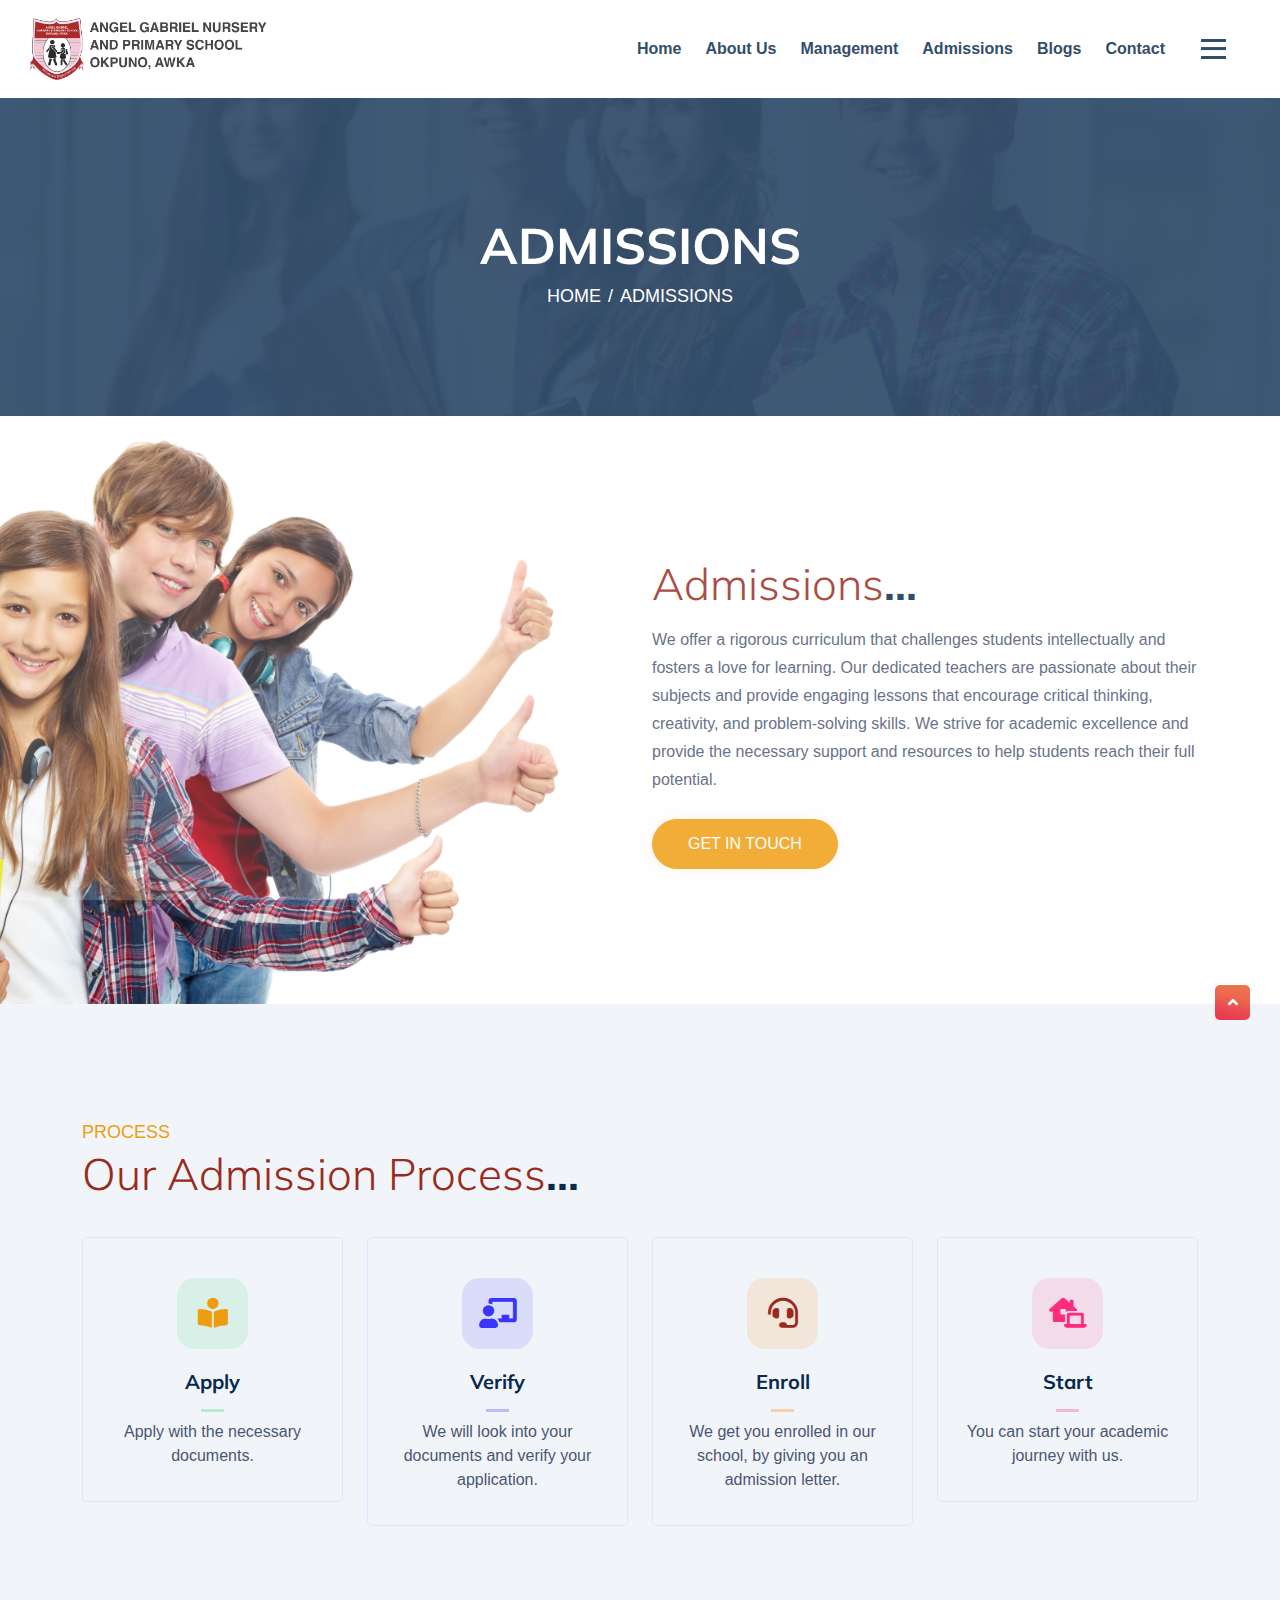
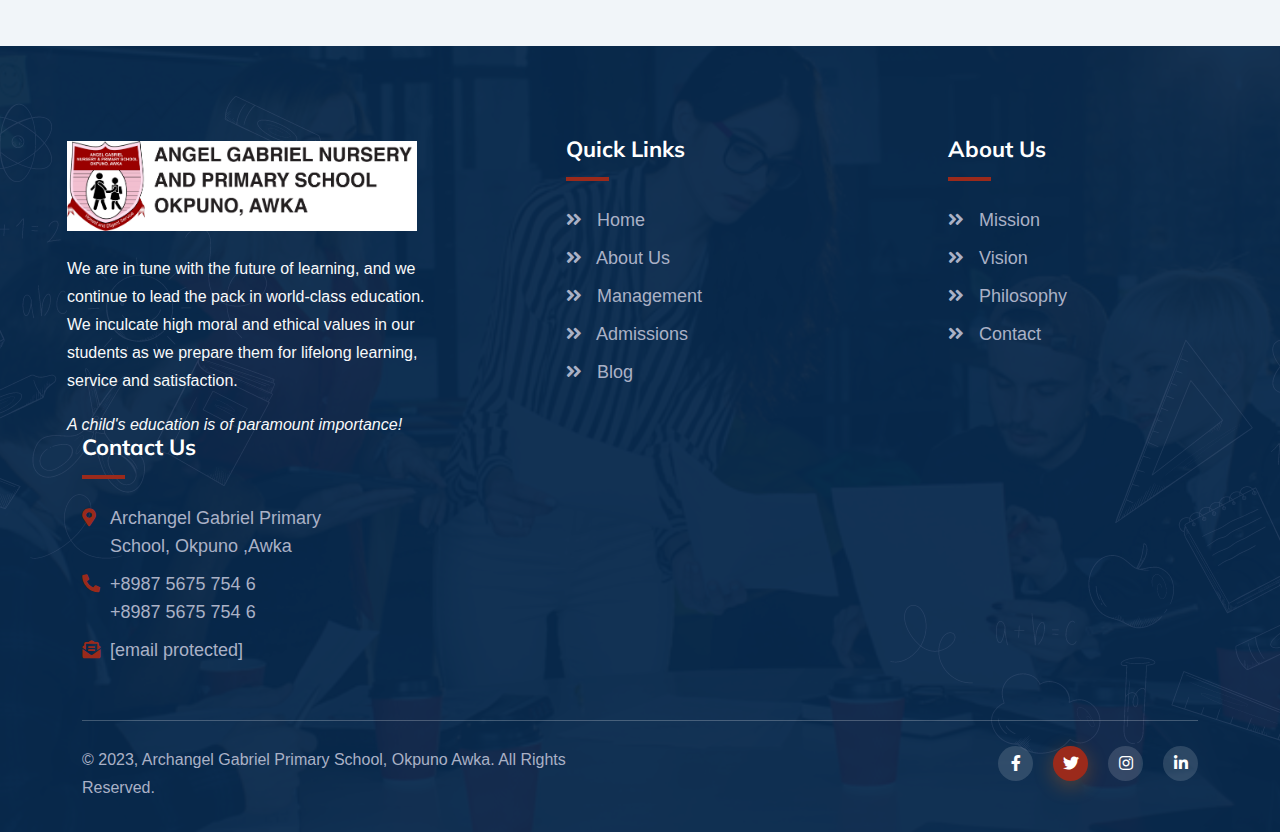
<file: admissions.html>
<!DOCTYPE html>
<html lang="en">

<head>
    <meta charset="UTF-8">
    <meta name="viewport" content="width=device-width, initial-scale=1.0">
    <meta http-equiv="X-UA-Compatible" content="ie=edge">

    <title>Archangel Gabriel Primary School, Okpuno Awka</title>

    <link rel="stylesheet" href="assets/css/bootstrap.min.css">
    <link rel="stylesheet" href="assets/css/all.min.css">
    <link rel="stylesheet" href="assets/css/animate.css">
    <link rel="stylesheet" href="assets/css/odometer.css">
    <link rel="stylesheet" href="assets/css/nice-select.css">
    <link rel="stylesheet" href="assets/css/owl.min.css">
    <link rel="stylesheet" href="assets/css/magnific-popup.css">
    <link rel="stylesheet" href="assets/css/flaticon.css">
    <link rel="stylesheet" href="assets/css/main.css">

    <link rel="shortcut icon" href="assets/images/favicon.ico" type="image/x-icon">
</head>


<body>

    <div class="all-sections">
        <!-- ~~~ Loader & Go-Top ~~~ -->
        <div class="overlayer"></div>
        <div class="loader">
            <div class="inner"></div>
        </div>
        <span class="go-top">
            <i class="fas fa-angle-up"></i>
        </span>
        <!-- ~~~ Loader & Go-Top ~~~ -->


        <!-- ~~~ Header Section ~~~ -->
        <header>
            <div class="custom-container">
                <div class="header-area">
                    <div class="logo">
                        <a href="index.html">
                            <img src="assets/images/agps/Angel-gabriel-primary-Okpuno.jpg" alt="logo">
                        </a>
                    </div>
                    <ul class="menu d-none d-lg-flex flex-wrap">
                        <li><a href="index.html">Home</a></li>
                        <li><a href="about.html">About Us</a></li>
                        <li><a href="management.html">Management</a></li>
                        <li><a href="admissions.html">Admissions</a></li>
                        <li><a href="blog.html">Blogs</a></li>
                        <li><a href="contact.html">Contact</a></li>
                    </ul>
                    <div class="header-bar mx-4">
                        <span></span>
                        <span></span>
                        <span></span>
                    </div>
                    <a href="portal.html" class="custom-button"><i class="fas fa-user"></i><span>Portal</span></a>
                </div>
            </div>
        </header>
        <!-- ~~~ Header Section ~~~ -->

        <!-- ~~~ Mobile Menu ~~~ -->
        <div class="mobile-menu">
            <span class="close-mobile-menu">
                <i class="fas fa-times"></i>
            </span>
            <div class="w-100 d-flex flex-wrap justify-content-center align-items-center">
                <div class="w-100 d-lg-none">
                    <ul class="menu">
                        <li><a href="index.html">Home</a></li>
                        <li><a href="about.html">About Us</a></li>
                        <li><a href="management.html">Management</a></li>
                        <li><a href="admissions.html">Admissions</a></li>
                        <li><a href="blog.html">Blogs</a></li>
                        <li><a href="contact.html">Contact</a></li>
                    </ul>
                </div>
                <a href="portal.html" class="custom-button"><i class="fas fa-user"></i><span>Portal</span></a>
            </div>
        </div>
        <!-- ~~~ Mobile Menu ~~~ -->


        <!-- ~~~ Hero Section ~~~ -->
        <section class="hero-section banner-overlay bg_img" data-img="assets/images/banner/banner-bg.jpg">
            
            <div class="custom-container">
                <div class="hero-content">
                    <h1 class="title uppercase cl-white">Admissions</h1>
                    <ul class="breadcrumb cl-white p-0 m-0">
                        <li>
                            <a href="index.html">Home</a>
                        </li>
                        <li>
                            Admissions
                        </li>
                    </ul>
                </div>
            </div>
        </section>
        <!-- ~~~ Hero Section ~~~ -->


        <!-- ~~~ About Section ~~~ -->
        <section class="about-section pt-3">
            <div class="container">
                <div class="row align-items-center">
                    <div class="col-lg-6 align-self-end d-none d-lg-block">
                        <div class="about-thumb rtl">
                            <img src="assets/images/about/about.png" alt="about">
                        </div>
                    </div>
                    <div class="col-lg-6">
                        <div class="section-header text-lg-left mb-0">
                            <h2 class="title"><span>Admissions</span>...</h2>
                            <p>We offer a rigorous curriculum that challenges students intellectually and fosters a love for learning. Our dedicated teachers are passionate about their subjects and provide engaging lessons that encourage critical thinking, creativity, and problem-solving skills. We strive for academic excellence and provide the necessary support and resources to help students reach their full potential.</p>
                            <!-- <p>Lorem ipsum dolor sit amet, consectetur adipiscing elit. Donec dui nulla, 
                                finibus vitae blandit id, euismod vitae dolor. Nam eget tortor quam. Morbi 
                                posuere, dolor a porttitor facilisis, odio.</p> -->
                            <a href="contact.html" class="custom-button theme-one">get in touch</a>
                        </div>
                    </div>
                </div>
            </div>
        </section>
        <!-- ~~~ About Section ~~~ -->


        <!-- ~~~ Feature Section ~~~ -->
        <section class="feature-section pt-120 pb-120 section-bg">
            <div class="container">
                <div class="section-header">
                    <span class="category">Process</span>
                    <h2 class="title"><span>Our Admission Process</span>...</h2>
                </div>
                <div class="row justify-content-center mb-30-none">
                    <div class="col-xl-3 col-md-6 col-sm-10">
                        <div class="feature-item">
                            <div class="icon">
                                <i class="fas fa-book-reader"></i>
                            </div>
                            <div class="content">
                                <h6 class="title">Apply</h6>
                                <span class="shape"></span>
                                <p class="fs-sm">Apply with the necessary documents.</p>
                            </div>
                        </div>
                    </div>
                    <div class="col-xl-3 col-md-6 col-sm-10">
                        <div class="feature-item">
                            <div class="icon">
                                <i class="fas fa-chalkboard-teacher"></i>
                            </div>
                            <div class="content">
                                <h6 class="title">Verify</h6>
                                <span class="shape"></span>
                                <p class="fs-sm">We will look into your documents and verify your application.</p>
                            </div>
                        </div>
                    </div>
                    <div class="col-xl-3 col-md-6 col-sm-10">
                        <div class="feature-item">
                            <div class="icon">
                                <i class="fas fa-headset"></i>
                            </div>
                            <div class="content">
                                <h6 class="title">Enroll</h6>
                                <span class="shape"></span>
                                <p class="fs-sm">We get you enrolled in our school, by giving you an admission letter.</p>
                            </div>
                        </div>
                    </div>
                    <div class="col-xl-3 col-md-6 col-sm-10">
                        <div class="feature-item">
                            <div class="icon">
                                <i class="fas fa-laptop-house"></i>
                            </div>
                            <div class="content">
                                <h6 class="title">Start</h6>
                                <span class="shape"></span>
                                <p class="fs-sm">You can start your academic journey with us.</p>
                            </div>
                        </div>
                    </div>
                </div>
            </div>
        </section>
        <!-- ~~~ Feature Section ~~~ -->


        <!-- ~~~ Footer Section ~~~ -->
        <footer class="bg_img" data-img="assets/images/footer/footer-bg.jpg">
            <div class="footer-section oh pos-rel">
                <div class="course-top-shape">
                    <img src="assets/images/course/course-top-shape.png" alt="course">
                </div>
                <div class="course-bottom-shape">
                    <img src="assets/images/course/course-bottom-shape.png" alt="course">
                </div>
                <div class="container">
                    <div class="footer-top">
                        <div class="footer-area">
                            <div class="col-md-4">
                                <div class="thumb">
                                    <a href="index.html">
                                        <img src="assets/images/agps/Angel-gabriel-primary-Okpuno.jpg" width="350px" alt="footer">
                                    </a>
                                </div>
                                <p class="text-light mt-4">We are in tune with the future of learning, and we continue to lead the pack in world-class education. We inculcate high moral and ethical values in our students as we prepare them for lifelong learning, service and satisfaction.</p>
                                <em class="text-light">A child's education is of paramount importance!</em>
                            </div>
                            <div class="footer-widget widget-link">
                                <h5 class="title">Quick Links</h5>
                                <ul>
                                    <li><a href="index.html"><i class="fas fa-angle-double-right mt-1"></i> &nbsp; Home</a></li>
                                    <li><a href="about.html"><i class="fas fa-angle-double-right mt-1"></i> &nbsp; About Us</a></li>
                                    <li><a href="management.html"><i class="fas fa-angle-double-right mt-1"></i> &nbsp; Management</a></li>
                                    <li><a href="admissions.html"><i class="fas fa-angle-double-right mt-1"></i> &nbsp; Admissions</a></li>
                                    <li><a href="blog.html"><i class="fas fa-angle-double-right mt-1"></i> &nbsp; Blog</a></li>
                                </ul>
                            </div>
                            <div class="footer-widget widget-link">
                                <h5 class="title">About Us</h5>
                                <ul>
                                    <li><a href="about.html#missionVision"><i class="fas fa-angle-double-right mt-1"></i> &nbsp; Mission</a></li>
                                    <li><a href="about.html#missionVision"><i class="fas fa-angle-double-right mt-1"></i> &nbsp; Vision</a></li>
                                    <li><a href="about.html#missionVision"><i class="fas fa-angle-double-right mt-1"></i> &nbsp; Philosophy</a></li>
                                    <li><a href="contact.html"><i class="fas fa-angle-double-right mt-1"></i> &nbsp; Contact</a></li>
                                </ul>
                            </div>
                            <div class="footer-widget widget-info">
                                <h5 class="title">Contact Us</h5>
                                <ul>
                                    <li>
                                        <div class="icon">
                                            <i class="fas fa-map-marker-alt"></i>
                                        </div>
                                        <div class="content">
                                            <span>Archangel Gabriel Primary School, Okpuno ,Awka</span>
                                        </div>
                                    </li>
                                    <li>
                                        <div class="icon">
                                            <i class="fas fa-phone-alt"></i>
                                        </div>
                                        <div class="content">
                                            <a href="Tel:+880551251558">+8987 5675 754 6</a>
                                            <a href="Tel:+880551251558">+8987 5675 754 6</a>
                                        </div>
                                    </li>
                                    <li>
                                        <div class="icon">
                                            <i class="fas fa-envelope-open-text"></i>
                                        </div>
                                        <div class="content">
                                            <a href="Mailto:info@exampleweb.com"><span class="__cf_email__" data-cfemail="e0898e868fa08598818d908c85978582ce838f8d">[email&#160;protected]</span></a>
                                        </div>
                                    </li>
                                </ul>
                            </div>
                        </div>
                    </div>
                    <div class="copyright-area">
                        <div class="left">
                            <p>&copy; 2023, Archangel Gabriel Primary School, Okpuno Awka. All Rights Reserved.</p>
                        </div>
                        <div class="right">
                            <ul class="social-icons">
                                <li>
                                    <a href="#0"><i class="fab fa-facebook-f"></i></a>
                                </li>
                                <li>
                                    <a href="#0" class="active"><i class="fab fa-twitter"></i></a>
                                </li>
                                <li>
                                    <a href="#0"><i class="fab fa-instagram"></i></a>
                                </li>
                                <li>
                                    <a href="#0"><i class="fab fa-linkedin-in"></i></a>
                                </li>
                            </ul>
                        </div>
                    </div>
                </div>
            </div>
        </footer>
        <!-- ~~~ Footer Section ~~~ -->
    </div>


    <script data-cfasync="false" src="https://bestwpware.com/cdn-cgi/scripts/5c5dd728/cloudflare-static/email-decode.min.js"></script>
    <script src="assets/js/jquery-3.6.0.min.js"></script>
    
    <script src="assets/js/bootstrap.min.js"></script>
    <script src="assets/js/isotope.pkgd.min.js"></script>
    <script src="assets/js/magnific-popup.min.js"></script>
    
    <script src="assets/js/odometer.min.js"></script>
    <script src="assets/js/viewport.jquery.js"></script>
    <script src="assets/js/nice-select.js"></script>
    <script src="assets/js/owl.min.js"></script>
    <script src="assets/js/main.js"></script>
</body>

</html>
</file>
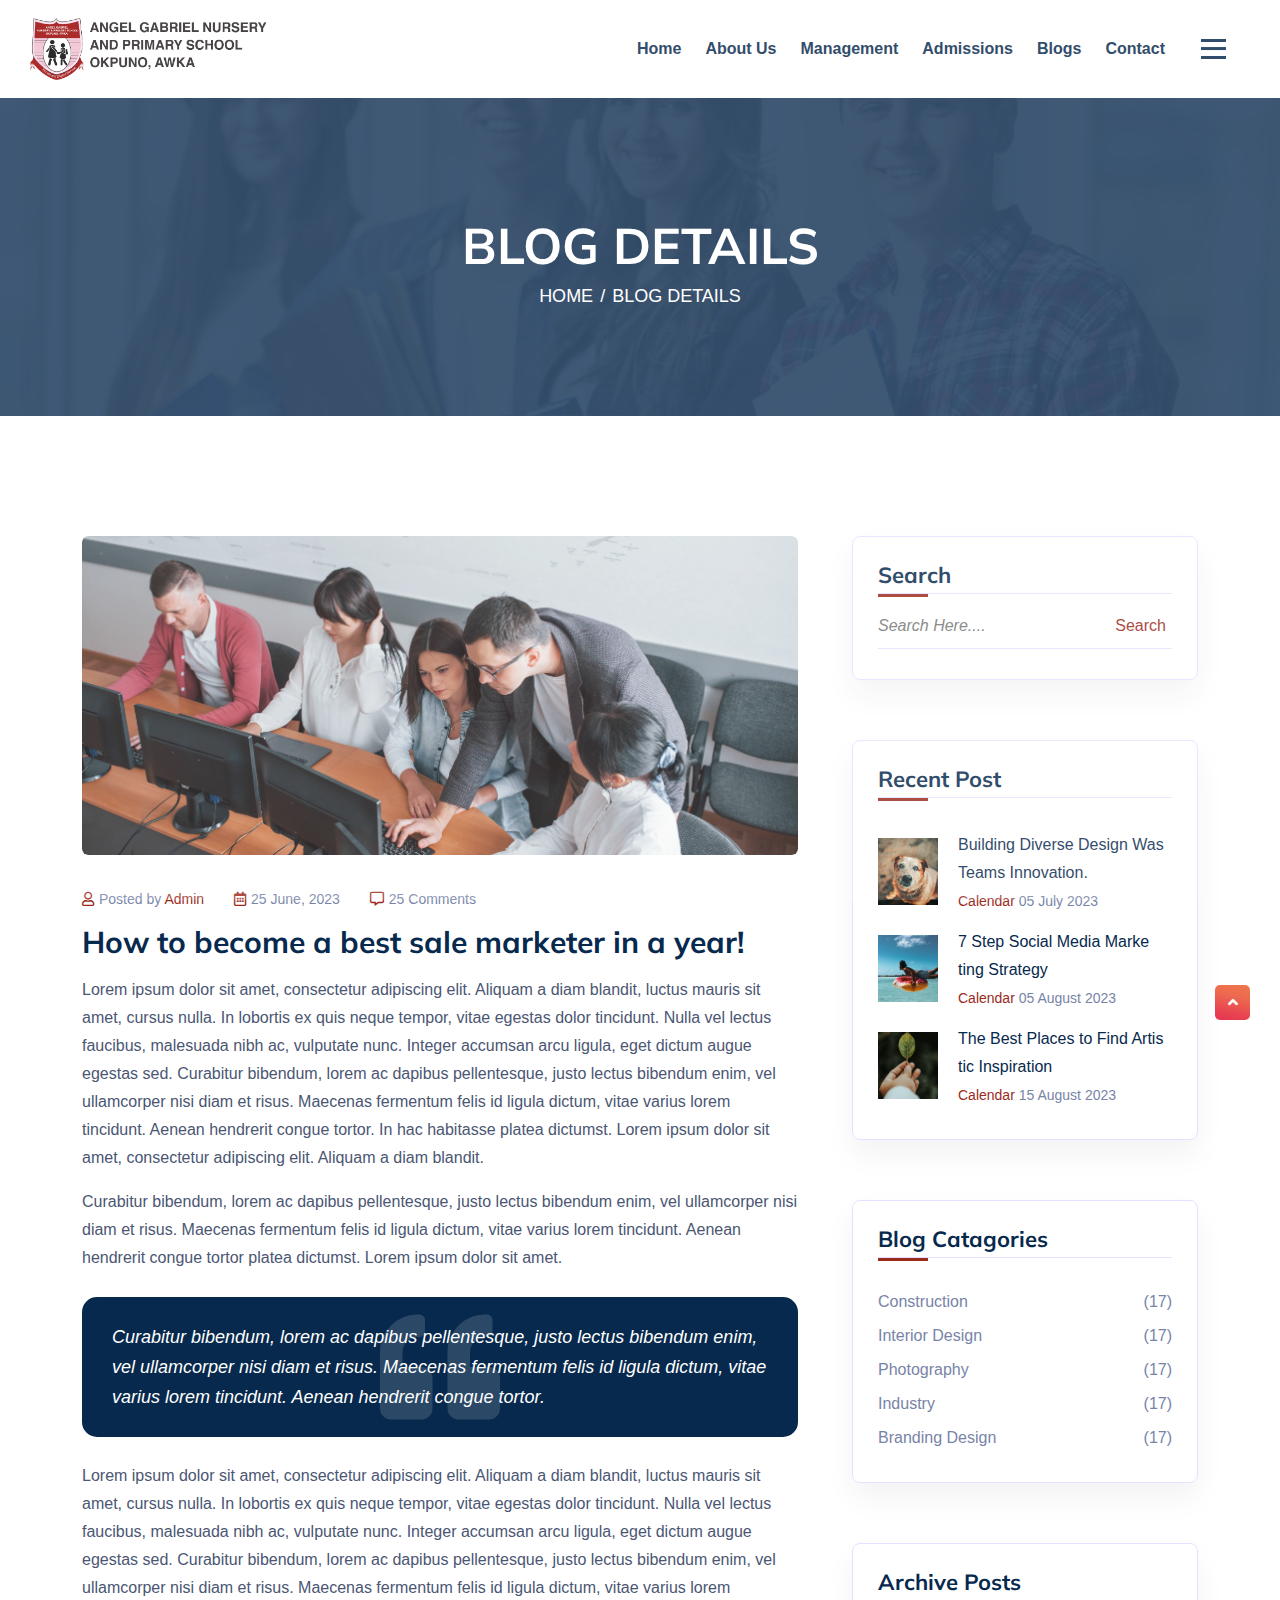
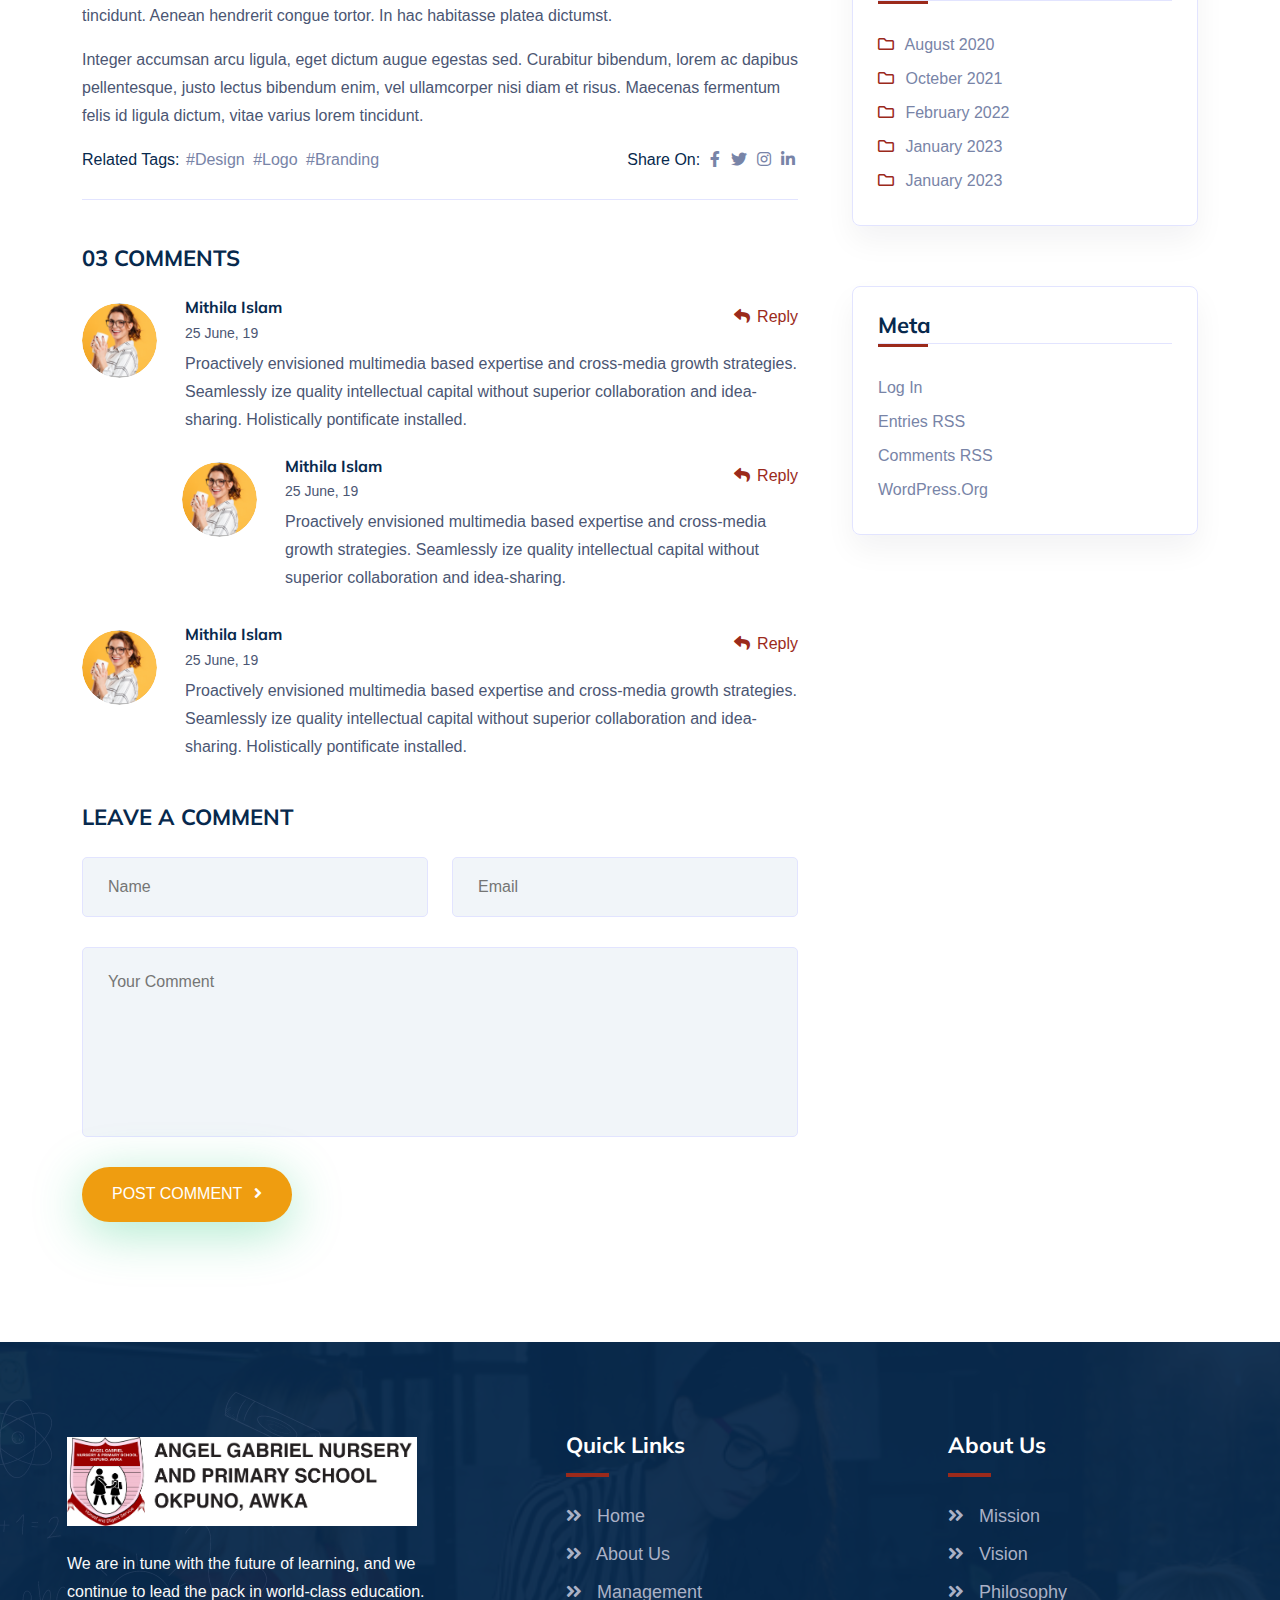
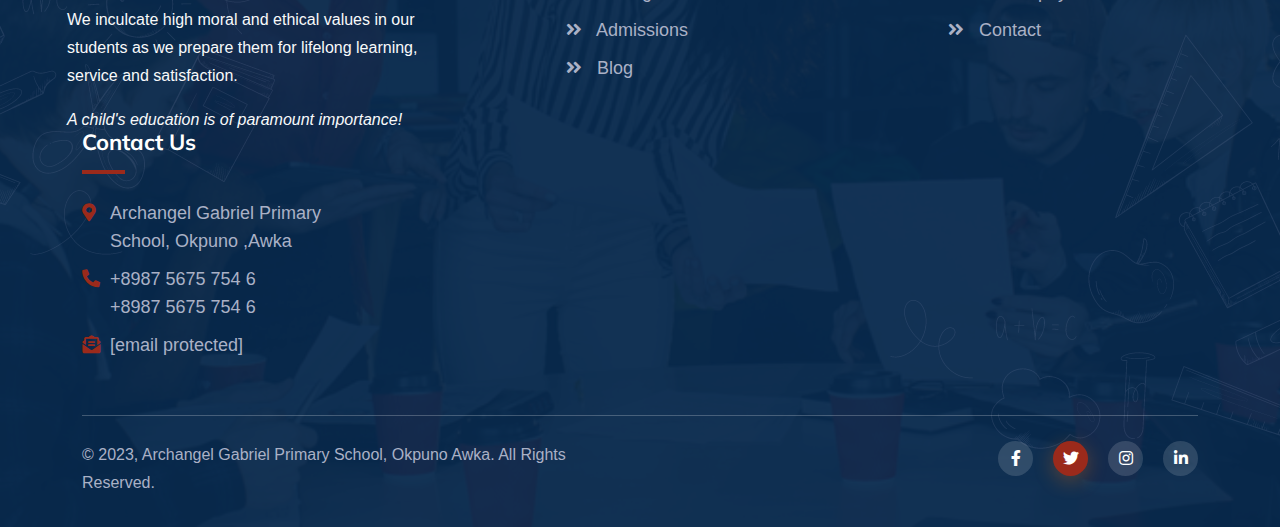
<file: blog-details.html>
<!DOCTYPE html>
<html lang="en">

<head>
    <meta charset="UTF-8">
    <meta name="viewport" content="width=device-width, initial-scale=1.0">
    <meta http-equiv="X-UA-Compatible" content="ie=edge">

    <title>Archangel Gabriel Primary School, Okpuno Awka</title>

    <link rel="stylesheet" href="assets/css/bootstrap.min.css">
    <link rel="stylesheet" href="assets/css/all.min.css">
    <link rel="stylesheet" href="assets/css/animate.css">
    <link rel="stylesheet" href="assets/css/odometer.css">
    <link rel="stylesheet" href="assets/css/nice-select.css">
    <link rel="stylesheet" href="assets/css/owl.min.css">
    <link rel="stylesheet" href="assets/css/magnific-popup.css">
    <link rel="stylesheet" href="assets/css/flaticon.css">
    <link rel="stylesheet" href="assets/css/main.css">

    <link rel="shortcut icon" href="assets/images/favicon.ico" type="image/x-icon">
</head>


<body>



    <div class="all-sections">
        <!-- ~~~ Loader & Go-Top ~~~ -->
        <div class="overlayer"></div>
        <div class="loader">
            <div class="inner"></div>
        </div>
        <span class="go-top">
            <i class="fas fa-angle-up"></i>
        </span>
        <!-- ~~~ Loader & Go-Top ~~~ -->


        <!-- ~~~ Header Section ~~~ -->
        <header>
            <div class="custom-container">
                <div class="header-area">
                    <div class="logo">
                        <a href="index.html">
                            <img src="assets/images/agps/Angel-gabriel-primary-Okpuno.jpg" alt="logo">
                        </a>
                    </div>
                    <ul class="menu d-none d-lg-flex flex-wrap">
                        <li><a href="index.html">Home</a></li>
                        <li><a href="about.html">About Us</a></li>
                        <li><a href="management.html">Management</a></li>
                        <li><a href="admissions.html">Admissions</a></li>
                        <li><a href="blog.html">Blogs</a></li>
                        <li><a href="contact.html">Contact</a></li>
                    </ul>
                    <div class="header-bar mx-4">
                        <span></span>
                        <span></span>
                        <span></span>
                    </div>
                    <a href="portal.html" class="custom-button"><i class="fas fa-user"></i><span>Portal</span></a>
                </div>
            </div>
        </header>
        <!-- ~~~ Header Section ~~~ -->

        <!-- ~~~ Mobile Menu ~~~ -->
        <div class="mobile-menu">
            <span class="close-mobile-menu">
                <i class="fas fa-times"></i>
            </span>
            <div class="w-100 d-flex flex-wrap justify-content-center align-items-center">
                <div class="w-100 d-lg-none">
                    <ul class="menu">
                        <li><a href="index.html">Home</a></li>
                        <li><a href="about.html">About Us</a></li>
                        <li><a href="management.html">Management</a></li>
                        <li><a href="admissions.html">Admissions</a></li>
                        <li><a href="blog.html">Blogs</a></li>
                        <li><a href="contact.html">Contact</a></li>
                    </ul>
                </div>
                <a href="portal.html" class="custom-button"><i class="fas fa-user"></i><span>Portal</span></a>
            </div>
        </div>
        <!-- ~~~ Mobile Menu ~~~ -->


        <!-- ~~~ Hero Section ~~~ -->
        <section class="hero-section banner-overlay bg_img" data-img="assets/images/banner/banner-bg.jpg">
            
            <div class="custom-container">
                <div class="hero-content">
                    <h1 class="title uppercase cl-white">Blog Details</h1>
                    <ul class="breadcrumb cl-white p-0 m-0">
                        <li>
                            <a href="index.html">Home</a>
                        </li>
                        <li>
                            Blog Details
                        </li>
                    </ul>
                </div>
            </div>
        </section>
        <!-- ~~~ Hero Section ~~~ -->


        <!-- ~~~ Blog Section ~~~ -->
        <div class="blog-section pt-120 pb-120">
            <div class="container">
                <div class="row">
                    <div class="col-lg-8">
                        <article class="pr-xl-20 blog-posts">
                            <div class="post-item post-details p-0">
                                <div class="post-thumb">
                                    <img src="assets/images/blog/blog2.png" alt="blog">
                                </div>
                                <div class="post-content">
                                    <div class="meta">
                                        <div class="meta-area">
                                            <a href="#0"><i class="far fa-user"></i>Posted by <span class="cl-theme">Admin</span></a>
                                            <a href="#0"><i class="far fa-calendar-alt"></i>25 June, 2023</a>
                                            <a href="#0"><i class="far fa-comment-alt"></i>25 Comments</a>
                                        </div>
                                    </div>
                                    <h4 class="title">How to become a best sale marketer in a year!</h4>
                                    <p>
                                        Lorem ipsum dolor sit amet, consectetur adipiscing elit. Aliquam a diam blandit, luctus mauris sit amet, cursus nulla. In lobortis ex quis neque tempor, vitae egestas dolor tincidunt. Nulla vel lectus faucibus, malesuada nibh ac, vulputate nunc. Integer accumsan arcu ligula, eget dictum augue egestas sed. Curabitur bibendum, lorem ac dapibus pellentesque, justo lectus bibendum enim, vel ullamcorper nisi diam et risus. Maecenas fermentum felis id ligula dictum, vitae varius lorem tincidunt. Aenean hendrerit congue tortor. In hac habitasse platea dictumst. Lorem ipsum dolor sit amet, consectetur adipiscing elit. Aliquam a diam blandit.
                                    </p>
                                    <p>
                                        Curabitur bibendum, lorem ac dapibus pellentesque, justo lectus bibendum enim, vel ullamcorper nisi diam et risus. Maecenas fermentum felis id ligula dictum, vitae varius lorem tincidunt. Aenean hendrerit congue tortor platea dictumst. Lorem ipsum dolor sit amet.
                                    </p>
                                    <blockquote>
                                        Curabitur bibendum, lorem ac dapibus pellentesque, justo lectus bibendum enim, vel ullamcorper nisi diam et risus. Maecenas fermentum felis id ligula dictum, vitae varius lorem tincidunt. Aenean hendrerit congue tortor.
                                    </blockquote>
                                    <p>
                                        Lorem ipsum dolor sit amet, consectetur adipiscing elit. Aliquam a diam blandit, luctus mauris sit amet, cursus nulla. In lobortis ex quis neque tempor, vitae egestas dolor tincidunt. Nulla vel lectus faucibus, malesuada nibh ac, vulputate nunc. Integer accumsan arcu ligula, eget dictum augue egestas sed. Curabitur bibendum, lorem ac dapibus pellentesque, justo lectus bibendum enim, vel ullamcorper nisi diam et risus. Maecenas fermentum felis id ligula dictum, vitae varius lorem tincidunt. Aenean hendrerit congue tortor. In hac habitasse platea dictumst.
                                    </p>
                                    <p>
                                        Integer accumsan arcu ligula, eget dictum augue egestas sed. Curabitur bibendum, lorem ac dapibus pellentesque, justo lectus bibendum enim, vel ullamcorper nisi diam et risus. Maecenas fermentum felis id ligula dictum, vitae varius lorem tincidunt.
                                    </p>
                                    <div class="tags-area">
                                        <div class="tags">
                                            <span class="title">Related Tags:</span>
                                            <a href="#0">#Design</a>
                                            <a href="#0">#Logo</a>
                                            <a href="#0">#Branding</a>
                                        </div>
                                        <div class="share">
                                            <span class="title">Share On:</span>
                                            <a href="#0">
                                                <i class="fab fa-facebook-f"></i>
                                            </a>
                                            <a href="#0">
                                                <i class="fab fa-twitter"></i>
                                            </a>
                                            <a href="#0">
                                                <i class="fab fa-instagram"></i>
                                            </a>
                                            <a href="#0">
                                                <i class="fab fa-linkedin-in"></i>
                                            </a>
                                        </div>
                                    </div>
                                </div>
                            </div>
                            <div class="comment-area">
                                <h5 class="title">03 Comments</h5>
                                <ul class="comment-wrapper">
                                    <li>
                                        <div class="comment-item d-flex flex-wrap">
                                            <div class="comment-thumb">
                                                <a href="#0">
                                                    <img src="assets/images/blog/blog-comment01.png" alt="blog">
                                                </a>
                                            </div>
                                            <div class="comment-content">
                                                <div class="comment-header d-flex flex-wrap justify-content-between">
                                                    <div class="comment-header-left ">
                                                        <h6 class="sub-title"><a href="#0">Mithila Islam</a></h6>
                                                        <span>25 June, 19</span>
                                                    </div>
                                                    <a href="#0" class="reply-button"><i class="fas fa-reply"></i>Reply</a>
                                                </div>
                                                <p>Proactively envisioned multimedia based expertise and cross-media growth strategies. 
                                                    Seamlessly ize quality intellectual capital without superior collaboration and idea-
                                                    sharing. Holistically pontificate installed.</p>
                                            </div>
                                        </div>
                                        <ul>
                                            <li>
                                                <div class="comment-item d-flex flex-wrap">
                                                    <div class="comment-thumb">
                                                        <a href="#0">
                                                            <img src="assets/images/blog/blog-comment01.png" alt="blog">
                                                        </a>
                                                    </div>
                                                    <div class="comment-content">
                                                        <div class="comment-header d-flex flex-wrap justify-content-between">
                                                            <div class="comment-header-left ">
                                                                <h6 class="sub-title"><a href="#0">Mithila Islam </a></h6>
                                                                <span>25 June, 19</span>
                                                            </div>
                                                            <a href="#0" class="reply-button"><i class="fas fa-reply"></i>Reply</a>
                                                        </div>
                                                        <p>Proactively envisioned multimedia based expertise and cross-media 
                                                            growth strategies. Seamlessly ize quality intellectual capital without superior collaboration and idea-sharing.</p>
                                                    </div>
                                                </div>
                                            </li>
                                        </ul>
                                    </li>
                                    <li>
                                        <div class="comment-item d-flex flex-wrap">
                                            <div class="comment-thumb">
                                                <a href="#0">
                                                    <img src="assets/images/blog/blog-comment01.png" alt="blog">
                                                </a>
                                            </div>
                                            <div class="comment-content">
                                                <div class="comment-header d-flex flex-wrap justify-content-between">
                                                    <div class="comment-header-left ">
                                                        <h6 class="sub-title"><a href="#0">Mithila Islam</a></h6>
                                                        <span>25 June, 19</span>
                                                    </div>
                                                    <a href="#0" class="reply-button"><i class="fas fa-reply"></i>Reply</a>
                                                </div>
                                                <p>Proactively envisioned multimedia based expertise and cross-media growth strategies. 
                                                    Seamlessly ize quality intellectual capital without superior collaboration and idea-
                                                    sharing. Holistically pontificate installed.</p>
                                            </div>
                                        </div>
                                    </li>
                                </ul>
                            </div>
                            <div class="comment-area mb-0">
                                <h5 class="title">Leave a comment</h5>
                                <form class="comment-form row mb-30-none">
                                    <div class="col-sm-6 comment-form-group">
                                        <input type="text" placeholder="Name" name="name">
                                    </div>
                                    <div class="col-sm-6 comment-form-group">
                                        <input type="text" placeholder="Email" name="email">
                                    </div>
                                    <div class="col-sm-12 comment-form-group">
                                        <textarea name="message" placeholder="Your Comment"></textarea>
                                    </div>
                                    <div class="col-sm-12 comment-form-group">
                                        <button type="submit">post comment <i class="fas fa-angle-right"></i></button>
                                    </div>
                                </form>
                            </div>
                        </article>
                    </div>
                    <div class="col-lg-4">
                        <aside class="pl-xl-10">
                            <div class="widget widget-search">
                                <h5 class="title">Search</h5>
                                <div class="blog-search">
                                    <input type="text" placeholder="Search Here....">
                                    <button type="submit">Search</button>
                                </div>
                            </div>
                            <div class="widget widget-post">
                                <h5 class="title">Recent Post</h5>
                                <ul class="widget-post-body">
                                    <li>
                                        <a href="#0">
                                            <div class="thumb">
                                                <img src="assets/images/blog/side2.png" alt="blog">
                                            </div>
                                            <div class="cont">
                                                <span class="subtitle d-block">Building Diverse Design Was Teams Innovation.</span>
                                                <span class="date"><span class="cl-theme">calendar</span> 05 July 2023</span>
                                            </div>
                                        </a>
                                    </li>
                                    <li>
                                        <a href="#0">
                                            <div class="thumb">
                                                <img src="assets/images/blog/side3.png" alt="blog">
                                            </div>
                                            <div class="cont">
                                                <span class="subtitle d-block">7 Step Social Media Marke ting Strategy</span>
                                                <span class="date"><span class="cl-theme">calendar</span> 05 August 2023</span>
                                            </div>
                                        </a>
                                    </li>
                                    <li>
                                        <a href="#0">
                                            <div class="thumb">
                                                <img src="assets/images/blog/side1.png" alt="blog">
                                            </div>
                                            <div class="cont">
                                                <span class="subtitle d-block">The Best Places to Find Artis tic Inspiration</span>
                                                <span class="date"><span class="cl-theme">calendar</span> 15 August 2023</span>
                                            </div>
                                        </a>
                                    </li>
                                </ul>
                            </div>
                            <div class="widget widget-category">
                                <h5 class="title">Blog Catagories</h5>
                                <ul class="widget-category-body">
                                    <li>
                                        <a href="#0"><span>Construction</span><span>(17)</span></a>
                                    </li>
                                    <li>
                                        <a href="#0"><span>Interior Design</span><span>(17)</span></a>
                                    </li>
                                    <li>
                                        <a href="#0"><span>Photography</span><span>(17)</span></a>
                                    </li>
                                    <li>
                                        <a href="#0"><span>Industry</span><span>(17)</span></a>
                                    </li>
                                    <li>
                                        <a href="#0"><span>Branding Design</span><span>(17)</span></a>
                                    </li>
                                </ul>
                            </div>
                            <div class="widget widget-archive">
                                <h5 class="title">Archive Posts</h5>
                                <ul class="widget-archive-body">
                                    <li>
                                        <a href="#0"><i class="far fa-folder"></i> August 2020</a>
                                    </li>
                                    <li>
                                        <a href="#0"><i class="far fa-folder"></i> Octeber 2021</a>
                                    </li>
                                    <li>
                                        <a href="#0"><i class="far fa-folder"></i> February 2022</a>
                                    </li>
                                    <li>
                                        <a href="#0"><i class="far fa-folder"></i> January 2023</a>
                                    </li>
                                    <li>
                                        <a href="#0"><i class="far fa-folder"></i> January 2023</a>
                                    </li>
                                </ul>
                            </div>
                            <div class="widget widget-meta">
                                <h5 class="title">Meta</h5>
                                <ul class="widget-meta-body">
                                    <li>
                                        <a href="#0">Log In</a>
                                    </li>
                                    <li>
                                        <a href="#0">Entries RSS</a>
                                    </li>
                                    <li>
                                        <a href="#0">Comments RSS</a>
                                    </li>
                                    <li>
                                        <a href="#0">WordPress.Org</a>
                                    </li>
                                </ul>
                            </div>
                        </aside>
                    </div>
                </div>
            </div>
        </div>
        <!-- ~~~ Blog Section ~~~ -->


        <!-- ~~~ Footer Section ~~~ -->
        <footer class="bg_img" data-img="assets/images/footer/footer-bg.jpg">
            <div class="footer-section oh pos-rel">
                <div class="course-top-shape">
                    <img src="assets/images/course/course-top-shape.png" alt="course">
                </div>
                <div class="course-bottom-shape">
                    <img src="assets/images/course/course-bottom-shape.png" alt="course">
                </div>
                <div class="container">
                    <div class="footer-top">
                        <div class="footer-area">
                            <div class="col-md-4">
                                <div class="thumb">
                                    <a href="index.html">
                                        <img src="assets/images/agps/Angel-gabriel-primary-Okpuno.jpg" width="350px" alt="footer">
                                    </a>
                                </div>
                                <p class="text-light mt-4">We are in tune with the future of learning, and we continue to lead the pack in world-class education. We inculcate high moral and ethical values in our students as we prepare them for lifelong learning, service and satisfaction.</p>
                                <em class="text-light">A child's education is of paramount importance!</em>
                            </div>
                            <div class="footer-widget widget-link">
                                <h5 class="title">Quick Links</h5>
                                <ul>
                                    <li><a href="index.html"><i class="fas fa-angle-double-right mt-1"></i> &nbsp; Home</a></li>
                                    <li><a href="about.html"><i class="fas fa-angle-double-right mt-1"></i> &nbsp; About Us</a></li>
                                    <li><a href="management.html"><i class="fas fa-angle-double-right mt-1"></i> &nbsp; Management</a></li>
                                    <li><a href="admissions.html"><i class="fas fa-angle-double-right mt-1"></i> &nbsp; Admissions</a></li>
                                    <li><a href="blog.html"><i class="fas fa-angle-double-right mt-1"></i> &nbsp; Blog</a></li>
                                </ul>
                            </div>
                            <div class="footer-widget widget-link">
                                <h5 class="title">About Us</h5>
                                <ul>
                                    <li><a href="about.html#missionVision"><i class="fas fa-angle-double-right mt-1"></i> &nbsp; Mission</a></li>
                                    <li><a href="about.html#missionVision"><i class="fas fa-angle-double-right mt-1"></i> &nbsp; Vision</a></li>
                                    <li><a href="about.html#missionVision"><i class="fas fa-angle-double-right mt-1"></i> &nbsp; Philosophy</a></li>
                                    <li><a href="contact.html"><i class="fas fa-angle-double-right mt-1"></i> &nbsp; Contact</a></li>
                                </ul>
                            </div>
                            <div class="footer-widget widget-info">
                                <h5 class="title">Contact Us</h5>
                                <ul>
                                    <li>
                                        <div class="icon">
                                            <i class="fas fa-map-marker-alt"></i>
                                        </div>
                                        <div class="content">
                                            <span>Archangel Gabriel Primary School, Okpuno ,Awka</span>
                                        </div>
                                    </li>
                                    <li>
                                        <div class="icon">
                                            <i class="fas fa-phone-alt"></i>
                                        </div>
                                        <div class="content">
                                            <a href="Tel:+880551251558">+8987 5675 754 6</a>
                                            <a href="Tel:+880551251558">+8987 5675 754 6</a>
                                        </div>
                                    </li>
                                    <li>
                                        <div class="icon">
                                            <i class="fas fa-envelope-open-text"></i>
                                        </div>
                                        <div class="content">
                                            <a href="Mailto:info@exampleweb.com"><span class="__cf_email__" data-cfemail="e0898e868fa08598818d908c85978582ce838f8d">[email&#160;protected]</span></a>
                                        </div>
                                    </li>
                                </ul>
                            </div>
                        </div>
                    </div>
                    <div class="copyright-area">
                        <div class="left">
                            <p>&copy; 2023, Archangel Gabriel Primary School, Okpuno Awka. All Rights Reserved.</p>
                        </div>
                        <div class="right">
                            <ul class="social-icons">
                                <li>
                                    <a href="#0"><i class="fab fa-facebook-f"></i></a>
                                </li>
                                <li>
                                    <a href="#0" class="active"><i class="fab fa-twitter"></i></a>
                                </li>
                                <li>
                                    <a href="#0"><i class="fab fa-instagram"></i></a>
                                </li>
                                <li>
                                    <a href="#0"><i class="fab fa-linkedin-in"></i></a>
                                </li>
                            </ul>
                        </div>
                    </div>
                </div>
            </div>
        </footer>
        <!-- ~~~ Footer Section ~~~ -->
    </div>


    <script data-cfasync="false" src="https://bestwpware.com/cdn-cgi/scripts/5c5dd728/cloudflare-static/email-decode.min.js"></script>
    <script src="assets/js/jquery-3.6.0.min.js"></script>
    
    <script src="assets/js/bootstrap.min.js"></script>
    <script src="assets/js/isotope.pkgd.min.js"></script>
    <script src="assets/js/magnific-popup.min.js"></script>
    
    <script src="assets/js/odometer.min.js"></script>
    <script src="assets/js/viewport.jquery.js"></script>
    <script src="assets/js/nice-select.js"></script>
    <script src="assets/js/owl.min.js"></script>
    <script src="assets/js/main.js"></script>
</body>

</html>
</file>
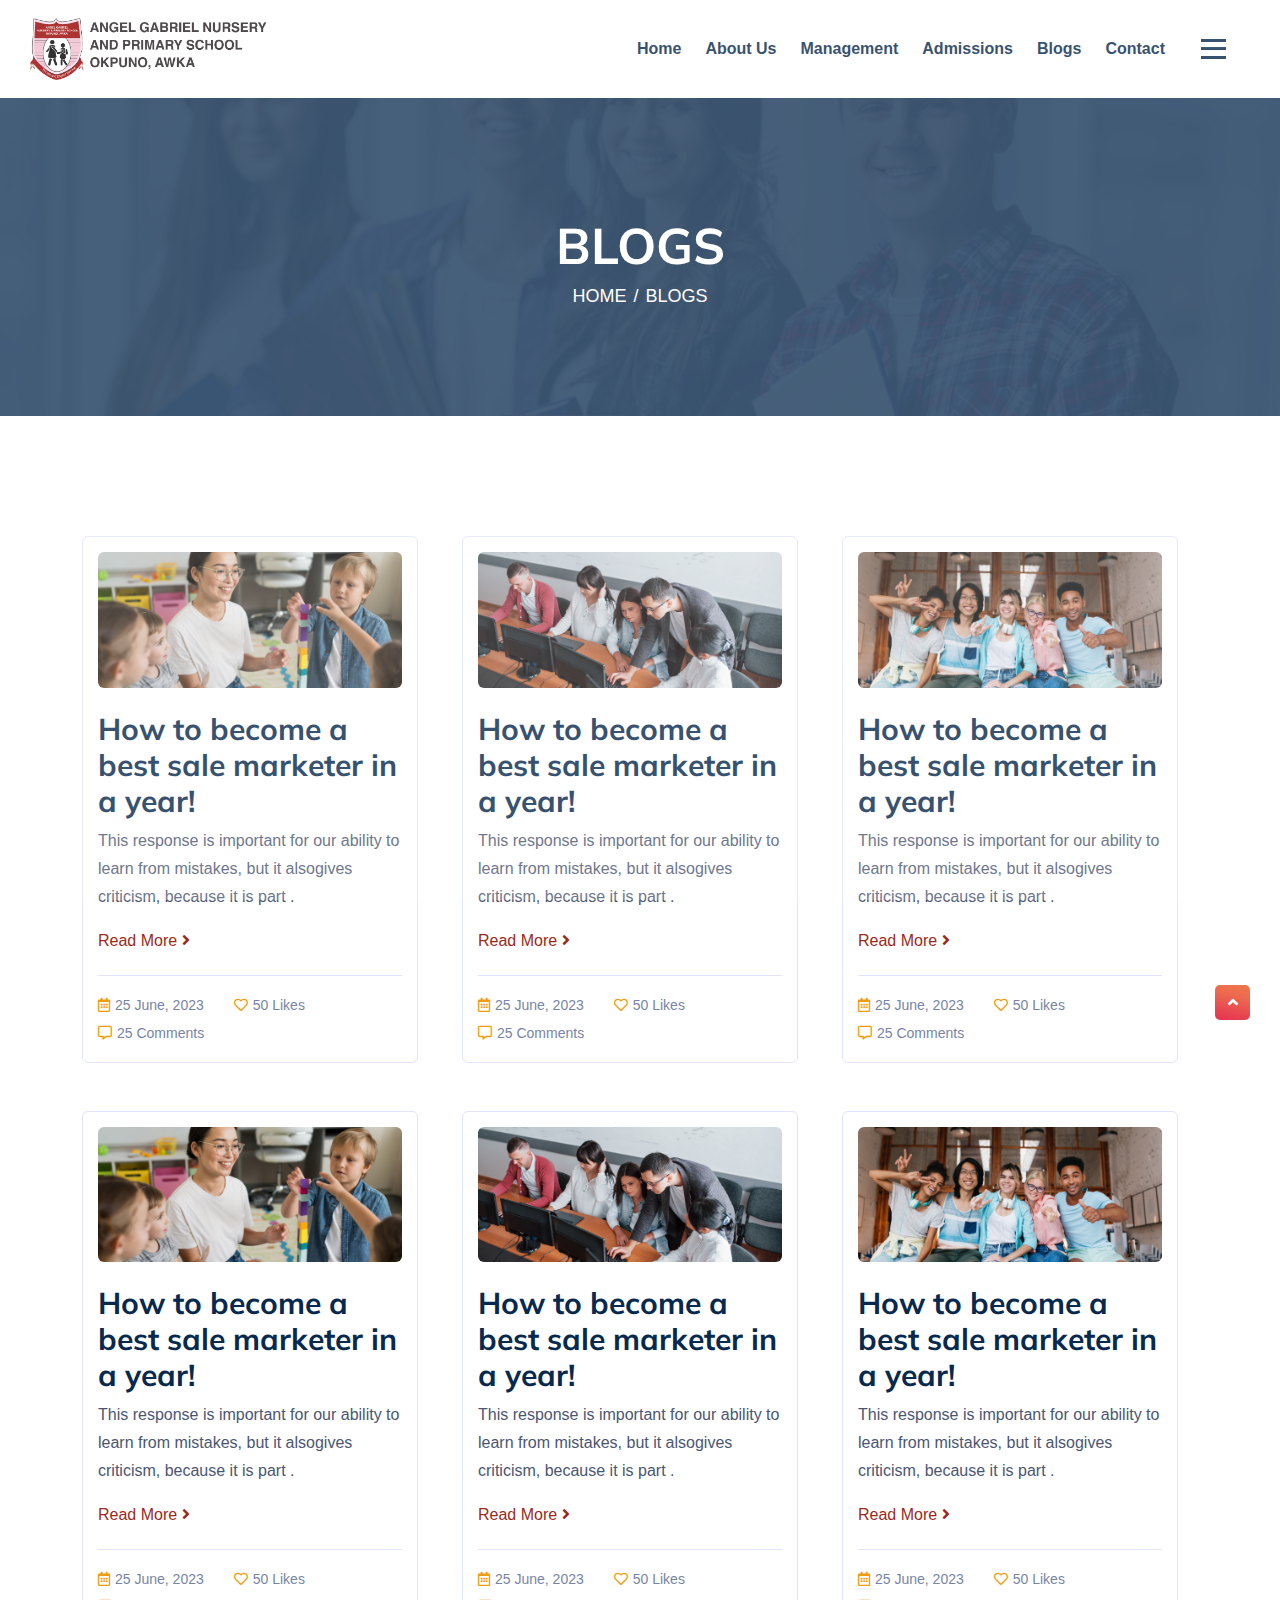
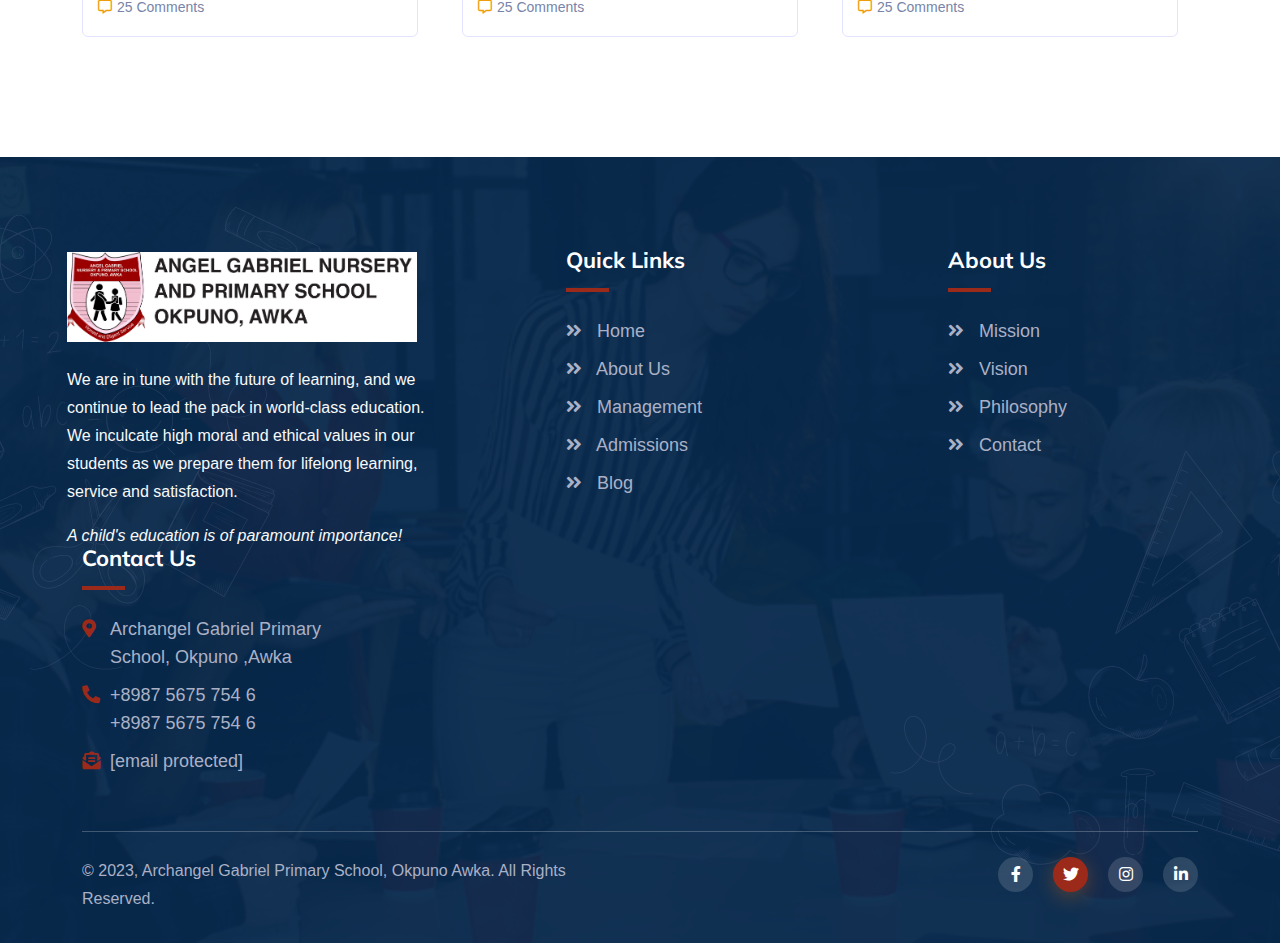
<file: blog.html>
<!DOCTYPE html>
<html lang="en">

<head>
    <meta charset="UTF-8">
    <meta name="viewport" content="width=device-width, initial-scale=1.0">
    <meta http-equiv="X-UA-Compatible" content="ie=edge">

    <title>Archangel Gabriel Primary School, Okpuno Awka</title>

    <link rel="stylesheet" href="assets/css/bootstrap.min.css">
    <link rel="stylesheet" href="assets/css/all.min.css">
    <link rel="stylesheet" href="assets/css/animate.css">
    <link rel="stylesheet" href="assets/css/odometer.css">
    <link rel="stylesheet" href="assets/css/nice-select.css">
    <link rel="stylesheet" href="assets/css/owl.min.css">
    <link rel="stylesheet" href="assets/css/magnific-popup.css">
    <link rel="stylesheet" href="assets/css/flaticon.css">
    <link rel="stylesheet" href="assets/css/main.css">

    <link rel="shortcut icon" href="assets/images/favicon.ico" type="image/x-icon">
</head>


<body>



    <div class="all-sections">
        <!-- ~~~ Loader & Go-Top ~~~ -->
        <div class="overlayer"></div>
        <div class="loader">
            <div class="inner"></div>
        </div>
        <span class="go-top">
            <i class="fas fa-angle-up"></i>
        </span>
        <!-- ~~~ Loader & Go-Top ~~~ -->


        <!-- ~~~ Header Section ~~~ -->
        <header>
            <div class="custom-container">
                <div class="header-area">
                    <div class="logo">
                        <a href="index.html">
                            <img src="assets/images/agps/Angel-gabriel-primary-Okpuno.jpg" alt="logo">
                        </a>
                    </div>
                    <ul class="menu d-none d-lg-flex flex-wrap">
                        <li><a href="index.html">Home</a></li>
                        <li><a href="about.html">About Us</a></li>
                        <li><a href="management.html">Management</a></li>
                        <li><a href="admissions.html">Admissions</a></li>
                        <li><a href="blog.html">Blogs</a></li>
                        <li><a href="contact.html">Contact</a></li>
                    </ul>
                    <div class="header-bar mx-4">
                        <span></span>
                        <span></span>
                        <span></span>
                    </div>
                    <a href="portal.html" class="custom-button"><i class="fas fa-user"></i><span>Portal</span></a>
                </div>
            </div>
        </header>
        <!-- ~~~ Header Section ~~~ -->

        <!-- ~~~ Mobile Menu ~~~ -->
        <div class="mobile-menu">
            <span class="close-mobile-menu">
                <i class="fas fa-times"></i>
            </span>
            <div class="w-100 d-flex flex-wrap justify-content-center align-items-center">
                <div class="w-100 d-lg-none">
                    <ul class="menu">
                        <li><a href="index.html">Home</a></li>
                        <li><a href="about.html">About Us</a></li>
                        <li><a href="management.html">Management</a></li>
                        <li><a href="admissions.html">Admissions</a></li>
                        <li><a href="blog.html">Blogs</a></li>
                        <li><a href="contact.html">Contact</a></li>
                    </ul>
                </div>
                <a href="portal.html" class="custom-button"><i class="fas fa-user"></i><span>Portal</span></a>
            </div>
        </div>
        <!-- ~~~ Mobile Menu ~~~ -->


        <!-- ~~~ Hero Section ~~~ -->
        <section class="hero-section banner-overlay bg_img" data-img="assets/images/banner/banner-bg.jpg">
            
            <div class="custom-container">
                <div class="hero-content">
                    <h1 class="title uppercase cl-white">Blogs</h1>
                    <ul class="breadcrumb cl-white p-0 m-0">
                        <li>
                            <a href="index.html">Home</a>
                        </li>
                        <li>
                            Blogs
                        </li>
                    </ul>
                </div>
            </div>
        </section>
        <!-- ~~~ Hero Section ~~~ -->


        <!-- ~~~ Blog Section ~~~ -->
        <div class="blog-section py-5 my-5">
            <div class="container">
                <div class="row">
                    <div class="col-lg-4 py-4">
                        <article class="pr-xl-20 blog-posts">
                            <div class="post-item">
                                <div class="post-thumb">
                                    <a href="blog-details.html">
                                        <img src="assets/images/blog/blog1.png" alt="blog">
                                    </a>
                                </div>
                                <div class="post-content">
                                    <h4 class="title">
                                        <a href="blog-details.html">How to become a best sale marketer in a year!</a>
                                    </h4>
                                    <p>
                                        This response is important for our ability to learn from mistakes, but it alsogives criticism, because it is part .
                                    </p>
                                    <a href="#0" class="read-more">Read More <i class="fa fa-angle-right"></i></a>
                                    <div class="meta">
                                        <div class="meta-area">
                                            <a href="#0"><i class="far fa-calendar-alt"></i>25 June, 2023</a>
                                            <a href="#0"><i class="far fa-heart"></i>50 Likes</a>
                                            <a href="#0"><i class="far fa-comment-alt"></i>25 Comments</a>
                                        </div>
                                    </div>
                                </div>
                            </div>
                        </article>
                    </div>
                    <div class="col-lg-4 py-4">
                        <article class="pr-xl-20 blog-posts">
                            <div class="post-item">
                                <div class="post-thumb">
                                    <a href="blog-details.html">
                                        <img src="assets/images/blog/blog2.png" alt="blog">
                                    </a>
                                </div>
                                <div class="post-content">
                                    <h4 class="title">
                                        <a href="blog-details.html">How to become a best sale marketer in a year!</a>
                                    </h4>
                                    <p>
                                        This response is important for our ability to learn from mistakes, but it alsogives criticism, because it is part .
                                    </p>
                                    <a href="#0" class="read-more">Read More <i class="fa fa-angle-right"></i></a>
                                    <div class="meta">
                                        <div class="meta-area">
                                            <a href="#0"><i class="far fa-calendar-alt"></i>25 June, 2023</a>
                                            <a href="#0"><i class="far fa-heart"></i>50 Likes</a>
                                            <a href="#0"><i class="far fa-comment-alt"></i>25 Comments</a>
                                        </div>
                                    </div>
                                </div>
                            </div>
                        </article>
                    </div>
                    <div class="col-lg-4 py-4">
                        <article class="pr-xl-20 blog-posts">
                            <div class="post-item">
                                <div class="post-thumb">
                                    <a href="blog-details.html">
                                        <img src="assets/images/blog/blog3.png" alt="blog">
                                    </a>
                                </div>
                                <div class="post-content">
                                    <h4 class="title">
                                        <a href="blog-details.html">How to become a best sale marketer in a year!</a>
                                    </h4>
                                    <p>
                                        This response is important for our ability to learn from mistakes, but it alsogives criticism, because it is part .
                                    </p>
                                    <a href="#0" class="read-more">Read More <i class="fa fa-angle-right"></i></a>
                                    <div class="meta">
                                        <div class="meta-area">
                                            <a href="#0"><i class="far fa-calendar-alt"></i>25 June, 2023</a>
                                            <a href="#0"><i class="far fa-heart"></i>50 Likes</a>
                                            <a href="#0"><i class="far fa-comment-alt"></i>25 Comments</a>
                                        </div>
                                    </div>
                                </div>
                            </div>
                        </article>
                    </div>
                    <div class="col-lg-4 py-4">
                        <article class="pr-xl-20 blog-posts">
                            <div class="post-item">
                                <div class="post-thumb">
                                    <a href="blog-details.html">
                                        <img src="assets/images/blog/blog1.png" alt="blog">
                                    </a>
                                </div>
                                <div class="post-content">
                                    <h4 class="title">
                                        <a href="blog-details.html">How to become a best sale marketer in a year!</a>
                                    </h4>
                                    <p>
                                        This response is important for our ability to learn from mistakes, but it alsogives criticism, because it is part .
                                    </p>
                                    <a href="#0" class="read-more">Read More <i class="fa fa-angle-right"></i></a>
                                    <div class="meta">
                                        <div class="meta-area">
                                            <a href="#0"><i class="far fa-calendar-alt"></i>25 June, 2023</a>
                                            <a href="#0"><i class="far fa-heart"></i>50 Likes</a>
                                            <a href="#0"><i class="far fa-comment-alt"></i>25 Comments</a>
                                        </div>
                                    </div>
                                </div>
                            </div>
                        </article>
                    </div>
                    <div class="col-lg-4 py-4">
                        <article class="pr-xl-20 blog-posts">
                            <div class="post-item">
                                <div class="post-thumb">
                                    <a href="blog-details.html">
                                        <img src="assets/images/blog/blog2.png" alt="blog">
                                    </a>
                                </div>
                                <div class="post-content">
                                    <h4 class="title">
                                        <a href="blog-details.html">How to become a best sale marketer in a year!</a>
                                    </h4>
                                    <p>
                                        This response is important for our ability to learn from mistakes, but it alsogives criticism, because it is part .
                                    </p>
                                    <a href="#0" class="read-more">Read More <i class="fa fa-angle-right"></i></a>
                                    <div class="meta">
                                        <div class="meta-area">
                                            <a href="#0"><i class="far fa-calendar-alt"></i>25 June, 2023</a>
                                            <a href="#0"><i class="far fa-heart"></i>50 Likes</a>
                                            <a href="#0"><i class="far fa-comment-alt"></i>25 Comments</a>
                                        </div>
                                    </div>
                                </div>
                            </div>
                        </article>
                    </div>
                    <div class="col-lg-4 py-4">
                        <article class="pr-xl-20 blog-posts">
                            <div class="post-item">
                                <div class="post-thumb">
                                    <a href="blog-details.html">
                                        <img src="assets/images/blog/blog3.png" alt="blog">
                                    </a>
                                </div>
                                <div class="post-content">
                                    <h4 class="title">
                                        <a href="blog-details.html">How to become a best sale marketer in a year!</a>
                                    </h4>
                                    <p>
                                        This response is important for our ability to learn from mistakes, but it alsogives criticism, because it is part .
                                    </p>
                                    <a href="#0" class="read-more">Read More <i class="fa fa-angle-right"></i></a>
                                    <div class="meta">
                                        <div class="meta-area">
                                            <a href="#0"><i class="far fa-calendar-alt"></i>25 June, 2023</a>
                                            <a href="#0"><i class="far fa-heart"></i>50 Likes</a>
                                            <a href="#0"><i class="far fa-comment-alt"></i>25 Comments</a>
                                        </div>
                                    </div>
                                </div>
                            </div>
                        </article>
                    </div>
                </div>
            </div>
        </div>
        <!-- ~~~ Blog Section ~~~ -->


        <!-- ~~~ Footer Section ~~~ -->
        <footer class="bg_img" data-img="assets/images/footer/footer-bg.jpg">
            <div class="footer-section oh pos-rel">
                <div class="course-top-shape">
                    <img src="assets/images/course/course-top-shape.png" alt="course">
                </div>
                <div class="course-bottom-shape">
                    <img src="assets/images/course/course-bottom-shape.png" alt="course">
                </div>
                <div class="container">
                    <div class="footer-top">
                        <div class="footer-area">
                            <div class="col-md-4">
                                <div class="thumb">
                                    <a href="index.html">
                                        <img src="assets/images/agps/Angel-gabriel-primary-Okpuno.jpg" width="350px" alt="footer">
                                    </a>
                                </div>
                                <p class="text-light mt-4">We are in tune with the future of learning, and we continue to lead the pack in world-class education. We inculcate high moral and ethical values in our students as we prepare them for lifelong learning, service and satisfaction.</p>
                                <em class="text-light">A child's education is of paramount importance!</em>
                            </div>
                            <div class="footer-widget widget-link">
                                <h5 class="title">Quick Links</h5>
                                <ul>
                                    <li><a href="index.html"><i class="fas fa-angle-double-right mt-1"></i> &nbsp; Home</a></li>
                                    <li><a href="about.html"><i class="fas fa-angle-double-right mt-1"></i> &nbsp; About Us</a></li>
                                    <li><a href="management.html"><i class="fas fa-angle-double-right mt-1"></i> &nbsp; Management</a></li>
                                    <li><a href="admissions.html"><i class="fas fa-angle-double-right mt-1"></i> &nbsp; Admissions</a></li>
                                    <li><a href="blog.html"><i class="fas fa-angle-double-right mt-1"></i> &nbsp; Blog</a></li>
                                </ul>
                            </div>
                            <div class="footer-widget widget-link">
                                <h5 class="title">About Us</h5>
                                <ul>
                                    <li><a href="about.html#missionVision"><i class="fas fa-angle-double-right mt-1"></i> &nbsp; Mission</a></li>
                                    <li><a href="about.html#missionVision"><i class="fas fa-angle-double-right mt-1"></i> &nbsp; Vision</a></li>
                                    <li><a href="about.html#missionVision"><i class="fas fa-angle-double-right mt-1"></i> &nbsp; Philosophy</a></li>
                                    <li><a href="contact.html"><i class="fas fa-angle-double-right mt-1"></i> &nbsp; Contact</a></li>
                                </ul>
                            </div>
                            <div class="footer-widget widget-info">
                                <h5 class="title">Contact Us</h5>
                                <ul>
                                    <li>
                                        <div class="icon">
                                            <i class="fas fa-map-marker-alt"></i>
                                        </div>
                                        <div class="content">
                                            <span>Archangel Gabriel Primary School, Okpuno ,Awka</span>
                                        </div>
                                    </li>
                                    <li>
                                        <div class="icon">
                                            <i class="fas fa-phone-alt"></i>
                                        </div>
                                        <div class="content">
                                            <a href="Tel:+880551251558">+8987 5675 754 6</a>
                                            <a href="Tel:+880551251558">+8987 5675 754 6</a>
                                        </div>
                                    </li>
                                    <li>
                                        <div class="icon">
                                            <i class="fas fa-envelope-open-text"></i>
                                        </div>
                                        <div class="content">
                                            <a href="Mailto:info@exampleweb.com"><span class="__cf_email__" data-cfemail="e0898e868fa08598818d908c85978582ce838f8d">[email&#160;protected]</span></a>
                                        </div>
                                    </li>
                                </ul>
                            </div>
                        </div>
                    </div>
                    <div class="copyright-area">
                        <div class="left">
                            <p>&copy; 2023, Archangel Gabriel Primary School, Okpuno Awka. All Rights Reserved.</p>
                        </div>
                        <div class="right">
                            <ul class="social-icons">
                                <li>
                                    <a href="#0"><i class="fab fa-facebook-f"></i></a>
                                </li>
                                <li>
                                    <a href="#0" class="active"><i class="fab fa-twitter"></i></a>
                                </li>
                                <li>
                                    <a href="#0"><i class="fab fa-instagram"></i></a>
                                </li>
                                <li>
                                    <a href="#0"><i class="fab fa-linkedin-in"></i></a>
                                </li>
                            </ul>
                        </div>
                    </div>
                </div>
            </div>
        </footer>
        <!-- ~~~ Footer Section ~~~ -->
    </div>


    <script data-cfasync="false" src="https://bestwpware.com/cdn-cgi/scripts/5c5dd728/cloudflare-static/email-decode.min.js"></script>
    <script src="assets/js/jquery-3.6.0.min.js"></script>
    
    <script src="assets/js/bootstrap.min.js"></script>
    <script src="assets/js/isotope.pkgd.min.js"></script>
    <script src="assets/js/magnific-popup.min.js"></script>
    
    <script src="assets/js/odometer.min.js"></script>
    <script src="assets/js/viewport.jquery.js"></script>
    <script src="assets/js/nice-select.js"></script>
    <script src="assets/js/owl.min.js"></script>
    <script src="assets/js/main.js"></script>
</body>

</html>
</file>
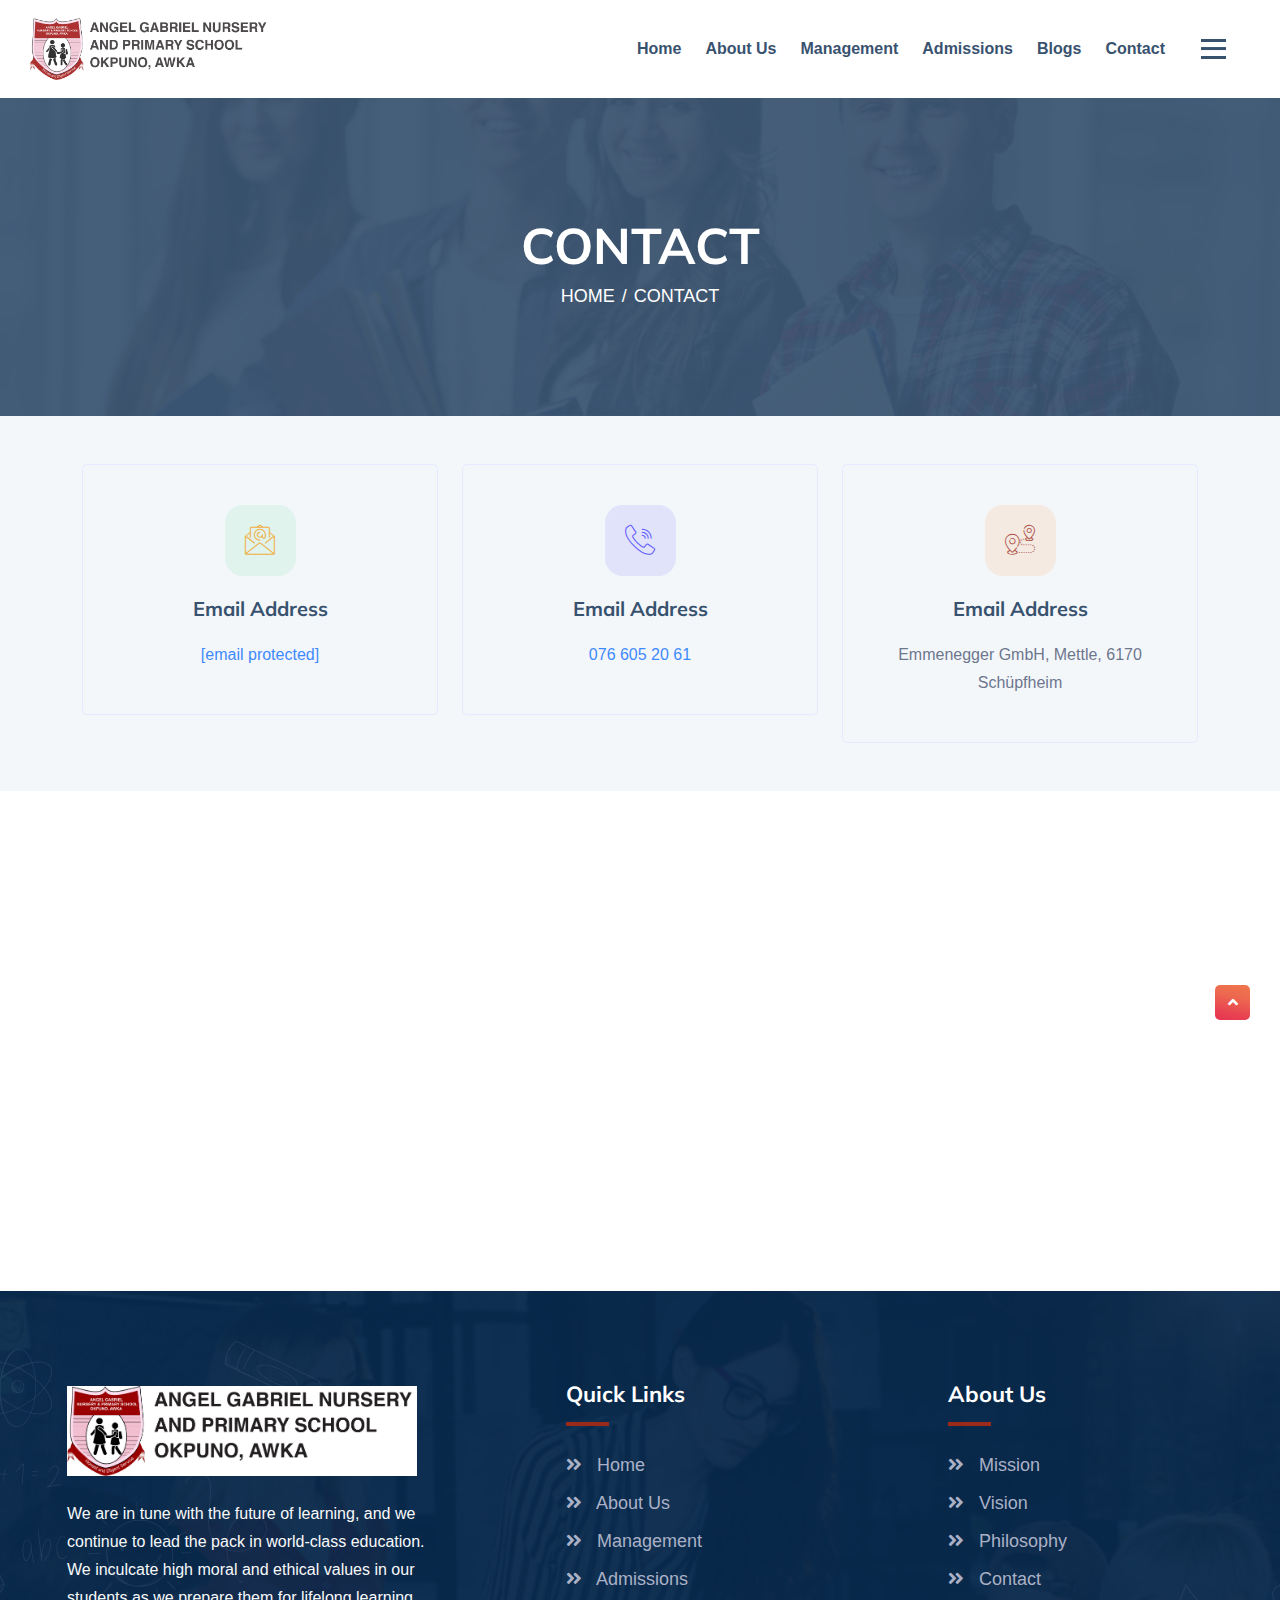
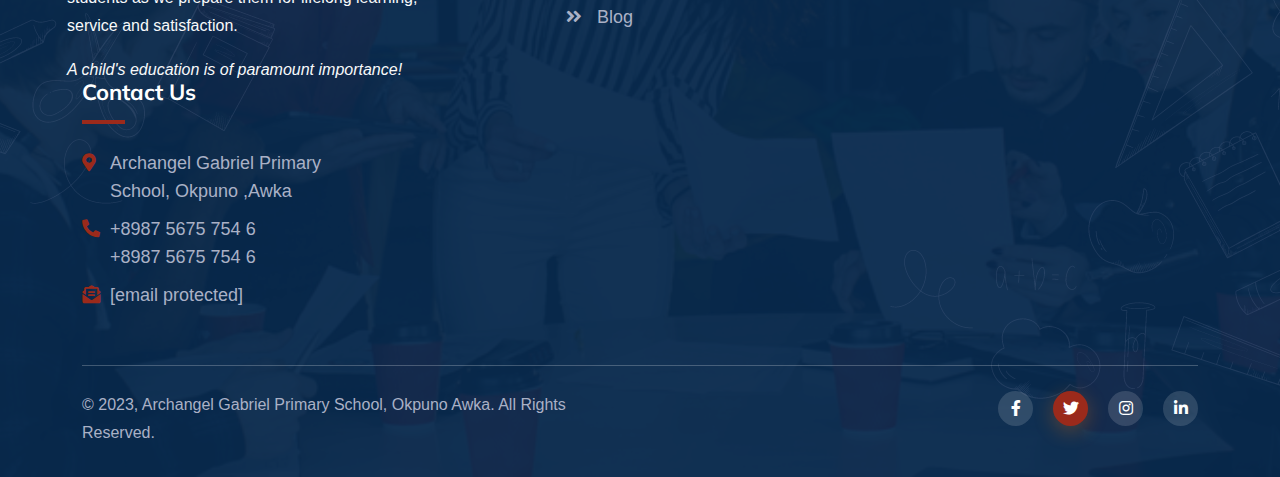
<file: contact.html>
<!DOCTYPE html>
<html lang="en">

<head>
    <meta charset="UTF-8">
    <meta name="viewport" content="width=device-width, initial-scale=1.0">
    <meta http-equiv="X-UA-Compatible" content="ie=edge">

    <title>Archangel Gabriel Primary School, Okpuno Awka</title>

    <link rel="stylesheet" href="assets/css/bootstrap.min.css">
    <link rel="stylesheet" href="assets/css/all.min.css">
    <link rel="stylesheet" href="assets/css/animate.css">
    <link rel="stylesheet" href="assets/css/odometer.css">
    <link rel="stylesheet" href="assets/css/nice-select.css">
    <link rel="stylesheet" href="assets/css/owl.min.css">
    <link rel="stylesheet" href="assets/css/magnific-popup.css">
    <link rel="stylesheet" href="assets/css/flaticon.css">
    <link rel="stylesheet" href="assets/css/main.css">

    <link rel="shortcut icon" href="assets/images/favicon.ico" type="image/x-icon">
</head>


<body>



    <div class="all-sections">
        <!-- ~~~ Loader & Go-Top ~~~ -->
        <div class="overlayer"></div>
        <div class="loader">
            <div class="inner"></div>
        </div>
        <span class="go-top">
            <i class="fas fa-angle-up"></i>
        </span>
        <!-- ~~~ Loader & Go-Top ~~~ -->


        <!-- ~~~ Header Section ~~~ -->
        <header>
            <div class="custom-container">
                <div class="header-area">
                    <div class="logo">
                        <a href="index.html">
                            <img src="assets/images/agps/Angel-gabriel-primary-Okpuno.jpg" alt="logo">
                        </a>
                    </div>
                    <ul class="menu d-none d-lg-flex flex-wrap">
                        <li><a href="index.html">Home</a></li>
                        <li><a href="about.html">About Us</a></li>
                        <li><a href="management.html">Management</a></li>
                        <li><a href="admissions.html">Admissions</a></li>
                        <li><a href="blog.html">Blogs</a></li>
                        <li><a href="contact.html">Contact</a></li>
                    </ul>
                    <div class="header-bar mx-4">
                        <span></span>
                        <span></span>
                        <span></span>
                    </div>
                    <a href="portal.html" class="custom-button"><i class="fas fa-user"></i><span>Portal</span></a>
                </div>
            </div>
        </header>
        <!-- ~~~ Header Section ~~~ -->

        <!-- ~~~ Mobile Menu ~~~ -->
        <div class="mobile-menu">
            <span class="close-mobile-menu">
                <i class="fas fa-times"></i>
            </span>
            <div class="w-100 d-flex flex-wrap justify-content-center align-items-center">
                <div class="w-100 d-lg-none">
                    <ul class="menu">
                        <li><a href="index.html">Home</a></li>
                        <li><a href="about.html">About Us</a></li>
                        <li><a href="management.html">Management</a></li>
                        <li><a href="admissions.html">Admissions</a></li>
                        <li><a href="blog.html">Blogs</a></li>
                        <li><a href="contact.html">Contact</a></li>
                    </ul>
                </div>
                <a href="portal.html" class="custom-button"><i class="fas fa-user"></i><span>Portal</span></a>
            </div>
        </div>
        <!-- ~~~ Mobile Menu ~~~ -->


        <!-- ~~~ Hero Section ~~~ -->
        <section class="hero-section banner-overlay bg_img" data-img="assets/images/banner/banner-bg.jpg">
            
            <div class="custom-container">
                <div class="hero-content">
                    <h1 class="title uppercase cl-white">Contact</h1>
                    <ul class="breadcrumb cl-white p-0 m-0">
                        <li>
                            <a href="index.html">Home</a>
                        </li>
                        <li>
                            Contact
                        </li>
                    </ul>
                </div>
            </div>
        </section>
        <!-- ~~~ Hero Section ~~~ -->


        
        <!-- ~~~ Feature Section ~~~ -->
        <section class="feature-section py-5 section-bg">
            <div class="container">
                <!-- <div class="section-header">
                    <span class="category">__________</span>
                    <h2 class="title"><span>Contact Us</span>...</h2>
                </div> -->
                <div class="row justify-content-center mb-30-none">
                    <div class="col-xl-4 col-md-6 col-sm-10">
                        <div class="feature-item">
                            <div class="icon">
                                <i class="flaticon-email"></i>
                            </div>
                            <div class="content">
                                <h6 class="title">Email Address</h6>
                                <ul>
                                    <li>
                                        <a href="Mailto:urmail@mail.com"><span class="__cf_email__" data-cfemail="2b5e59464a42476b464a424705484446">[email&#160;protected]</span></a>
                                    </li>
                                </ul>
                            </div>
                        </div>
                    </div>
                    <div class="col-xl-4 col-md-6 col-sm-10">
                        <div class="feature-item">
                            <div class="icon">
                                <i class="flaticon-call"></i>
                            </div>
                            <div class="content">
                                <h6 class="title">Email Address</h6>
                                <ul>
                                    <li>
                                        <a href="Tel:0766052061">076 605 20 61</a>
                                    </li>
                                </ul>
                            </div>
                        </div>
                    </div>
                    <div class="col-xl-4 col-md-6 col-sm-10">
                        <div class="feature-item">
                            <div class="icon">
                                <i class="flaticon-destination"></i>
                            </div>
                            <div class="content">
                                <h6 class="title">Email Address</h6>
                                <ul>
                                    <li>
                                        Emmenegger GmbH, Mettle, 6170 Schüpfheim  
                                    </li>
                                </ul>
                            </div>
                        </div>
                    </div>
                </div>
            </div>
        </section>
        <!-- ~~~ Feature Section ~~~ -->


        <!-- ~~~ Maps Section ~~~ -->
        <div class="maps">
            <iframe src="https://www.google.com/maps/embed?pb=!1m18!1m12!1m3!1d3966.352050699781!2d7.058303475052101!3d6.217219326646647!2m3!1f0!2f0!3f0!3m2!1i1024!2i768!4f13.1!3m3!1m2!1s0x104383a78aac3447%3A0x9153cc693ebf167d!2sZARA%20STORES!5e0!3m2!1sen!2sng!4v1698067735769!5m2!1sen!2sng" width="1500" height="500" style="border:0;" allowfullscreen="" loading="lazy" referrerpolicy="no-referrer-when-downgrade"></iframe>
        </div>
        <!-- ~~~ Maps Section ~~~ -->


        <!-- ~~~ Footer Section ~~~ -->
        <footer class="bg_img" data-img="assets/images/footer/footer-bg.jpg">
            <div class="footer-section oh pos-rel">
                <div class="course-top-shape">
                    <img src="assets/images/course/course-top-shape.png" alt="course">
                </div>
                <div class="course-bottom-shape">
                    <img src="assets/images/course/course-bottom-shape.png" alt="course">
                </div>
                <div class="container">
                    <div class="footer-top">
                        <div class="footer-area">
                            <div class="col-md-4">
                                <div class="thumb">
                                    <a href="index.html">
                                        <img src="assets/images/agps/Angel-gabriel-primary-Okpuno.jpg" width="350px" alt="footer">
                                    </a>
                                </div>
                                <p class="text-light mt-4">We are in tune with the future of learning, and we continue to lead the pack in world-class education. We inculcate high moral and ethical values in our students as we prepare them for lifelong learning, service and satisfaction.</p>
                                <em class="text-light">A child's education is of paramount importance!</em>
                            </div>
                            <div class="footer-widget widget-link">
                                <h5 class="title">Quick Links</h5>
                                <ul>
                                    <li><a href="index.html"><i class="fas fa-angle-double-right mt-1"></i> &nbsp; Home</a></li>
                                    <li><a href="about.html"><i class="fas fa-angle-double-right mt-1"></i> &nbsp; About Us</a></li>
                                    <li><a href="management.html"><i class="fas fa-angle-double-right mt-1"></i> &nbsp; Management</a></li>
                                    <li><a href="admissions.html"><i class="fas fa-angle-double-right mt-1"></i> &nbsp; Admissions</a></li>
                                    <li><a href="blog.html"><i class="fas fa-angle-double-right mt-1"></i> &nbsp; Blog</a></li>
                                </ul>
                            </div>
                            <div class="footer-widget widget-link">
                                <h5 class="title">About Us</h5>
                                <ul>
                                    <li><a href="about.html#missionVision"><i class="fas fa-angle-double-right mt-1"></i> &nbsp; Mission</a></li>
                                    <li><a href="about.html#missionVision"><i class="fas fa-angle-double-right mt-1"></i> &nbsp; Vision</a></li>
                                    <li><a href="about.html#missionVision"><i class="fas fa-angle-double-right mt-1"></i> &nbsp; Philosophy</a></li>
                                    <li><a href="contact.html"><i class="fas fa-angle-double-right mt-1"></i> &nbsp; Contact</a></li>
                                </ul>
                            </div>
                            <div class="footer-widget widget-info">
                                <h5 class="title">Contact Us</h5>
                                <ul>
                                    <li>
                                        <div class="icon">
                                            <i class="fas fa-map-marker-alt"></i>
                                        </div>
                                        <div class="content">
                                            <span>Archangel Gabriel Primary School, Okpuno ,Awka</span>
                                        </div>
                                    </li>
                                    <li>
                                        <div class="icon">
                                            <i class="fas fa-phone-alt"></i>
                                        </div>
                                        <div class="content">
                                            <a href="Tel:+880551251558">+8987 5675 754 6</a>
                                            <a href="Tel:+880551251558">+8987 5675 754 6</a>
                                        </div>
                                    </li>
                                    <li>
                                        <div class="icon">
                                            <i class="fas fa-envelope-open-text"></i>
                                        </div>
                                        <div class="content">
                                            <a href="Mailto:info@exampleweb.com"><span class="__cf_email__" data-cfemail="e0898e868fa08598818d908c85978582ce838f8d">[email&#160;protected]</span></a>
                                        </div>
                                    </li>
                                </ul>
                            </div>
                        </div>
                    </div>
                    <div class="copyright-area">
                        <div class="left">
                            <p>&copy; 2023, Archangel Gabriel Primary School, Okpuno Awka. All Rights Reserved.</p>
                        </div>
                        <div class="right">
                            <ul class="social-icons">
                                <li>
                                    <a href="#0"><i class="fab fa-facebook-f"></i></a>
                                </li>
                                <li>
                                    <a href="#0" class="active"><i class="fab fa-twitter"></i></a>
                                </li>
                                <li>
                                    <a href="#0"><i class="fab fa-instagram"></i></a>
                                </li>
                                <li>
                                    <a href="#0"><i class="fab fa-linkedin-in"></i></a>
                                </li>
                            </ul>
                        </div>
                    </div>
                </div>
            </div>
        </footer>
        <!-- ~~~ Footer Section ~~~ -->
    </div>


    <script data-cfasync="false" src="https://bestwpware.com/cdn-cgi/scripts/5c5dd728/cloudflare-static/email-decode.min.js"></script>
    <script src="assets/js/jquery-3.6.0.min.js"></script>
    
    <script src="assets/js/bootstrap.min.js"></script>
    <script src="assets/js/isotope.pkgd.min.js"></script>
    <script src="assets/js/magnific-popup.min.js"></script>
    
    <script src="assets/js/odometer.min.js"></script>
    <script src="assets/js/viewport.jquery.js"></script>
    <script src="assets/js/nice-select.js"></script>
    <script src="assets/js/owl.min.js"></script>
    <script src="assets/js/main.js"></script>
</body>

</html>
</file>
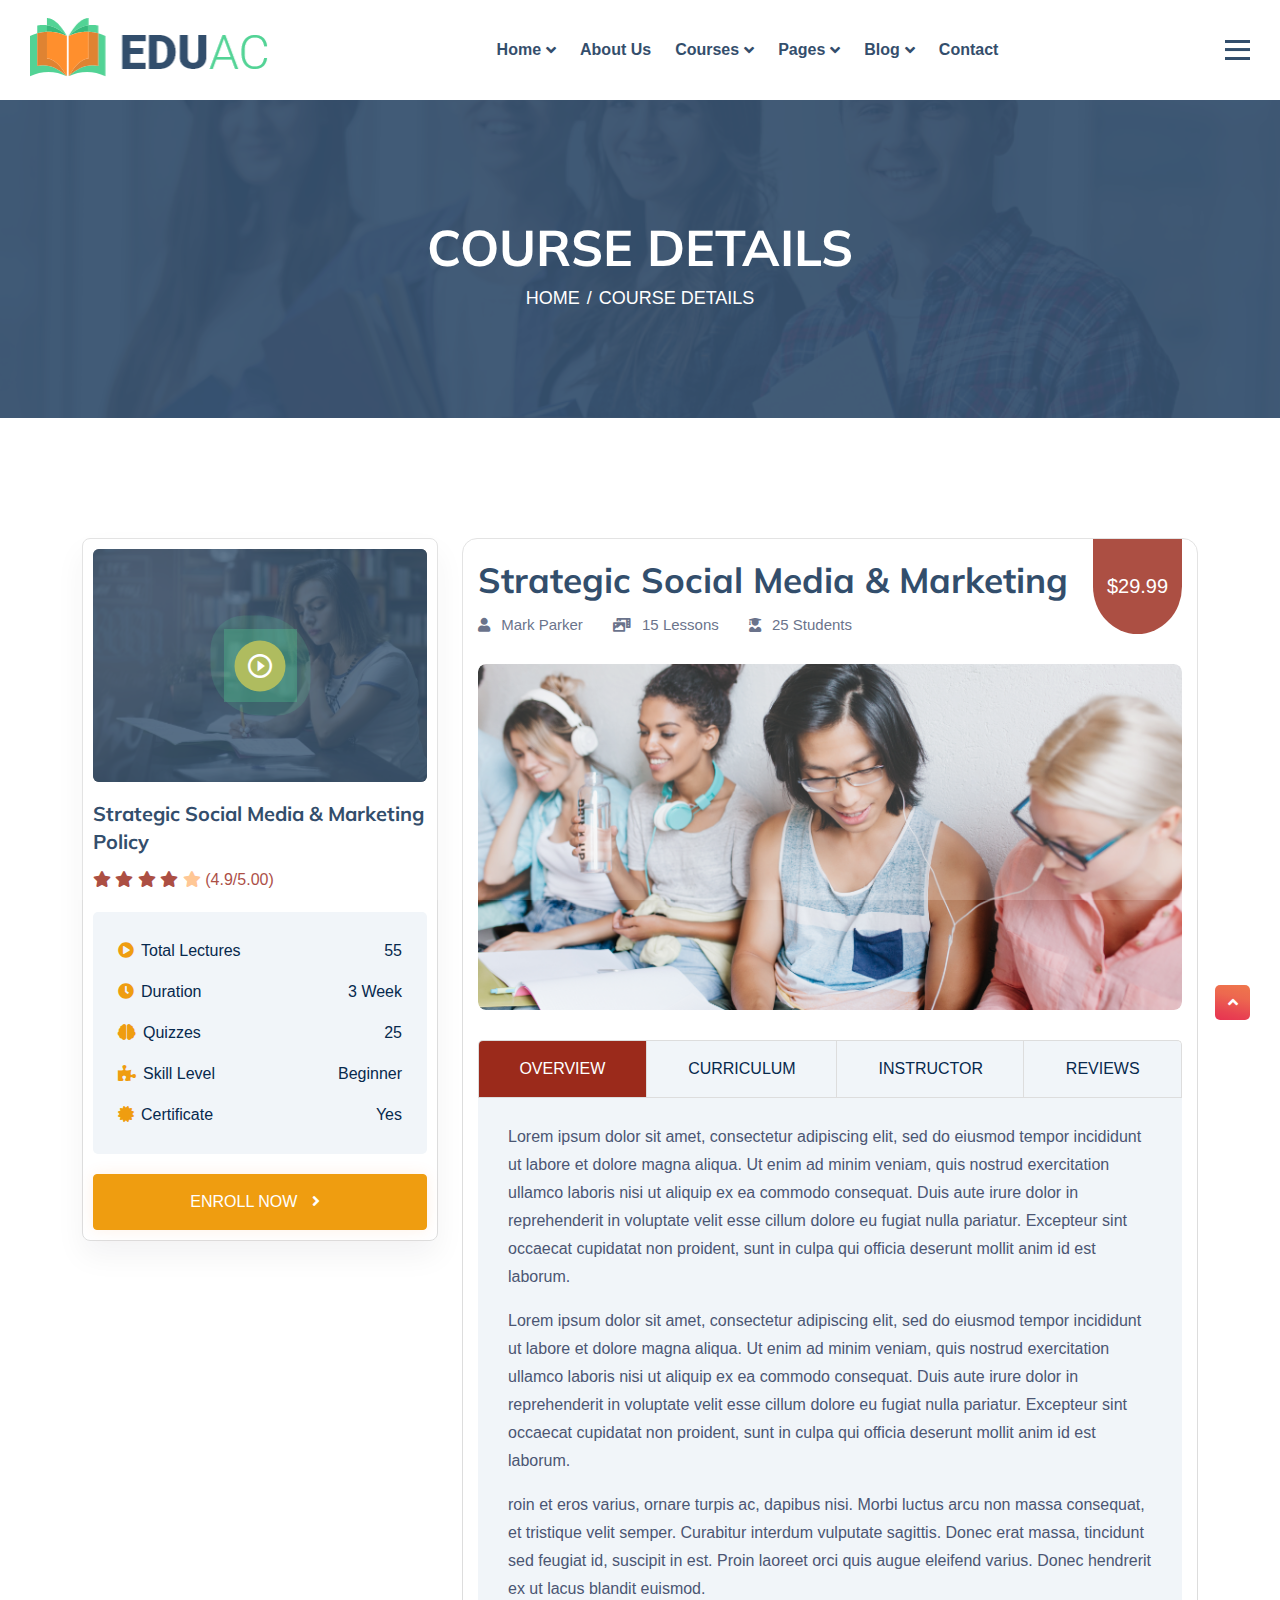
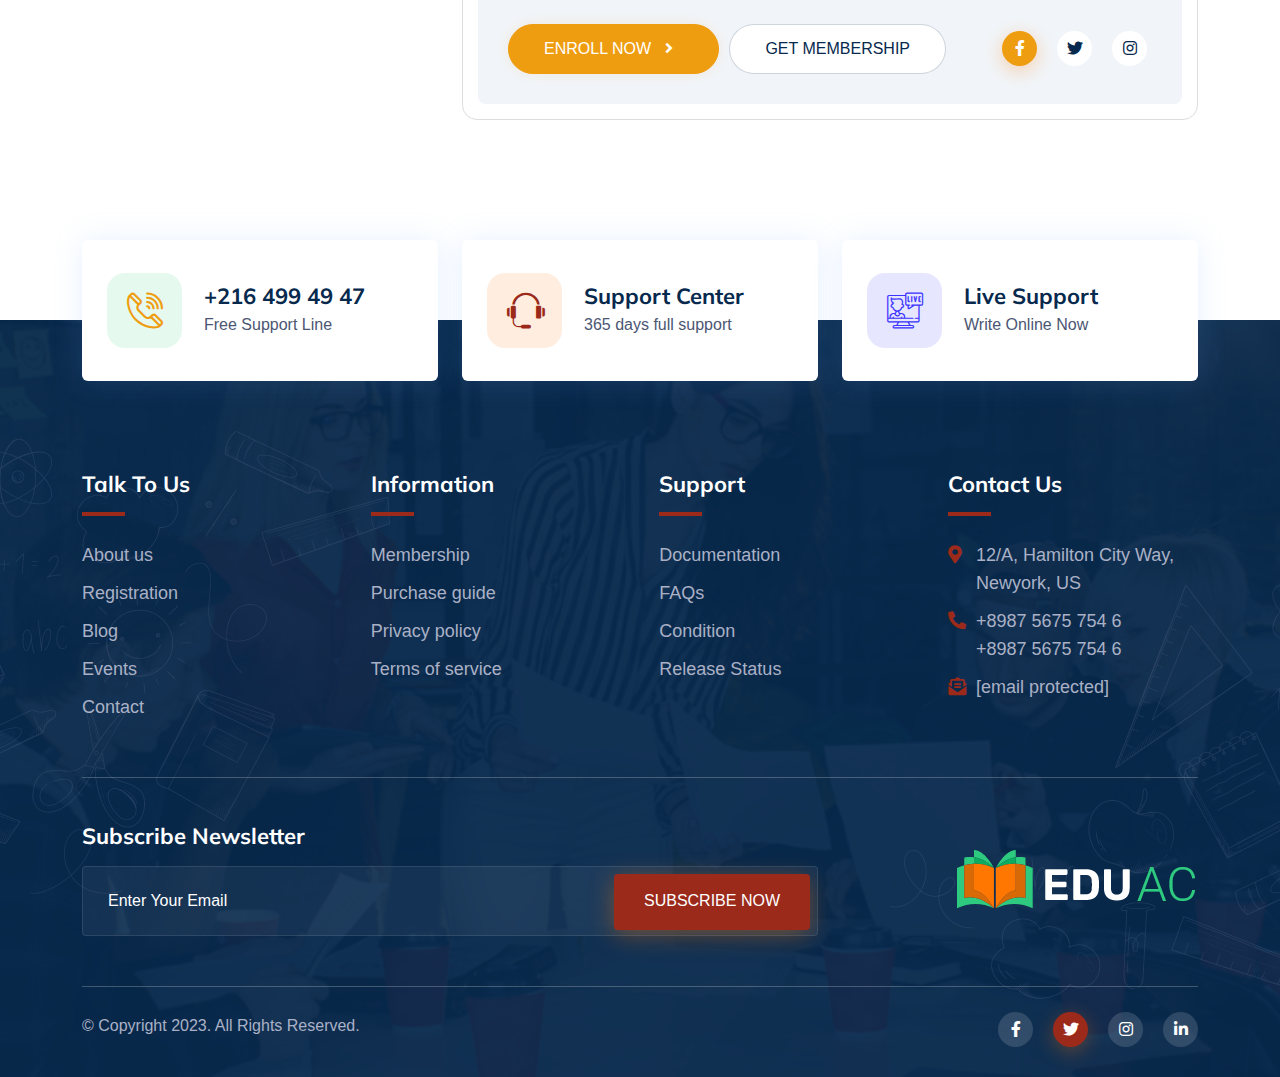
<file: course-details.html>
<!DOCTYPE html>
<html lang="zxx">


<!-- Mirrored from bestwpware.com/html/tf/eduac-demo/demo/course-details.html by HTTrack Website Copier/3.x [XR&CO'2014], Wed, 11 Oct 2023 15:48:24 GMT -->
<head>
    <meta charset="UTF-8">
    <meta name="viewport" content="width=device-width, initial-scale=1.0">
    <meta http-equiv="X-UA-Compatible" content="ie=edge">

    <title>Eduac - Online Education HTML Template</title>

    <link rel="stylesheet" href="assets/css/bootstrap.min.css">
    <link rel="stylesheet" href="assets/css/all.min.css">
    <link rel="stylesheet" href="assets/css/animate.css">
    <link rel="stylesheet" href="assets/css/odometer.css">
    <link rel="stylesheet" href="assets/css/nice-select.css">
    <link rel="stylesheet" href="assets/css/owl.min.css">
    <link rel="stylesheet" href="assets/css/magnific-popup.css">
    <link rel="stylesheet" href="assets/css/flaticon.css">
    <link rel="stylesheet" href="assets/css/main.css">

    <link rel="shortcut icon" href="assets/images/favicon.png" type="image/x-icon">
</head>


<body>



    <div class="all-sections oh">
        <!-- ~~~ Loader & Go-Top ~~~ -->
        <div class="overlayer"></div>
        <div class="loader">
            <div class="inner"></div>
        </div>
        <span class="go-top">
            <i class="fas fa-angle-up"></i>
        </span>
        <!-- ~~~ Loader & Go-Top ~~~ -->


        <!-- ~~~ Header Section ~~~ -->
        <header>
            <div class="custom-container">
                <div class="header-area">
                    <div class="logo">
                        <a href="index.html">
                            <img src="assets/images/logo/logo.png" alt="logo">
                        </a>
                    </div>
                    <ul class="menu d-none d-lg-flex flex-wrap">
                        <li>
                            <a href="#0">Home</a>
                            <ul class="submenu">
                                <li>
                                    <a href="index.html">Home 1</a>
                                </li>
                                <li>
                                    <a href="index-2.html">Home 2</a>
                                </li>
                            </ul>
                        </li>
                        <li>
                            <a href="about.html">About Us</a>
                        </li>
                        <li>
                            <a href="#0">Courses</a>
                            <ul class="submenu">
                                <li>
                                    <a href="courses.html">Courses</a>
                                </li>
                                <li>
                                    <a href="course-details.html">Course Details</a>
                                </li>
                            </ul>
                        </li>
                        <li>
                            <a href="#0">Pages</a>
                            <ul class="submenu">
                                <li>
                                    <a href="instructor.html">Instructor</a>
                                </li>
                                <li>
                                    <a href="gallery.html">Gallery</a>
                                </li>
                                <li>
                                    <a href="events.html">Event</a>
                                </li>
                                <li>
                                    <a href="upcoming-events.html">Upcoming Events</a>
                                </li>
                            </ul>
                        </li>
                        <li>
                            <a href="#0">Blog</a>
                            <ul class="submenu">
                                <li>
                                    <a href="blog.html">Blogs</a>
                                </li>
                                <li>
                                    <a href="blog-details.html">Blog Details</a>
                                </li>
                            </ul>
                        </li>
                        <li>
                            <a href="contact.html">Contact</a>
                        </li>
                    </ul>
                    <div class="header-bar ml-4">
                        <span></span>
                        <span></span>
                        <span></span>
                    </div>
                    <form class="course-search-form ml-auto mr-4">
                        <select class="select-bar rounded">
                            <option value="01">Category</option>
                            <option value="02">Physics</option>
                            <option value="03">Chemistry</option>
                            <option value="04">History</option>
                            <option value="05">Geometry</option>
                            <option value="06">LoremIp</option>
                            <option value="07">UI/UX</option>
                            <option value="08">Laravel</option>
                        </select>
                        <input type="text" name="name" placeholder="Search Courses" class="rounded">
                        <button type="submit" class="rounded"><i class="flaticon-loupe"></i></button>
                    </form>
                    <a href="#0" class="custom-button"><i class="fas fa-user"></i><span>Sign Up</span></a>
                </div>
            </div>
        </header>
        <!-- ~~~ Header Section ~~~ -->


        <!-- ~~~ Mobile Menu ~~~ -->
        <div class="mobile-menu">
            <span class="close-mobile-menu">
                <i class="fas fa-times"></i>
            </span>
            <div class="w-100 d-flex flex-wrap justify-content-center align-items-center">
                <form class="course-search-form mr-sm-4">
                    <select class="select-bar rounded">
                        <option value="01">Category</option>
                        <option value="02">Physics</option>
                        <option value="03">Chemistry</option>
                        <option value="04">History</option>
                        <option value="05">Geometry</option>
                        <option value="06">LoremIp</option>
                        <option value="07">UI/UX</option>
                        <option value="08">Laravel</option>
                    </select>
                    <input type="text" name="name" placeholder="Search Courses" class="rounded">
                    <button type="submit" class="rounded"><i class="flaticon-loupe"></i></button>
                </form>
                <a href="#0" class="custom-button"><i class="fas fa-user"></i><span>Sign Up</span></a>
                <div class="w-100 d-lg-none">
                    <ul class="menu">
                        <li>
                            <a href="#0">Home</a>
                            <ul class="submenu">
                                <li>
                                    <a href="index.html">Home 1</a>
                                </li>
                                <li>
                                    <a href="index-2.html">Home 2</a>
                                </li>
                            </ul>
                        </li>
                        <li>
                            <a href="about.html">About Us</a>
                        </li>
                        <li>
                            <a href="#0">Courses</a>
                            <ul class="submenu">
                                <li>
                                    <a href="courses.html">Courses</a>
                                </li>
                                <li>
                                    <a href="course-details.html">Course Details</a>
                                </li>
                            </ul>
                        </li>
                        <li>
                            <a href="#0">Pages</a>
                            <ul class="submenu">
                                <li>
                                    <a href="instructor.html">Instructor</a>
                                </li>
                                <li>
                                    <a href="gallery.html">Gallery</a>
                                </li>
                                <li>
                                    <a href="events.html">Event</a>
                                </li>
                                <li>
                                    <a href="upcoming-events.html">Upcoming Events</a>
                                </li>
                            </ul>
                        </li>
                        <li>
                            <a href="#0">Blog</a>
                            <ul class="submenu">
                                <li>
                                    <a href="blog.html">Blogs</a>
                                </li>
                                <li>
                                    <a href="blog-details.html">Blog Details</a>
                                </li>
                            </ul>
                        </li>
                        <li>
                            <a href="contact.html">Contact</a>
                        </li>
                    </ul>
                </div>
            </div>
        </div>
        <!-- ~~~ Mobile Menu ~~~ -->


        <!-- ~~~ Hero Section ~~~ -->
        <section class="hero-section banner-overlay bg_img" data-img="assets/images/banner/banner-bg.jpg">
            
            <div class="custom-container">
                <div class="hero-content">
                    <h1 class="title uppercase cl-white">Course Details</h1>
                    <ul class="breadcrumb cl-white p-0 m-0">
                        <li>
                            <a href="index.html">Home</a>
                        </li>
                        <li>
                            Course Details
                        </li>
                    </ul>
                </div>
            </div>
        </section>
        <!-- ~~~ Hero Section ~~~ -->


        <!-- ~~~ Course Section ~~~ -->
        <section class="course-details-section pt-120 pb-120">
            <div class="container">
                <div class="row">
                    <div class="col-lg-4">
                        <div class="course-video-area mb-lg-0">
                            <div class="video-area bg_img" data-img="assets/images/course/course-info.png">
                                <a href="https://www.youtube.com/watch?v=XjU0lPXry5E" class="magnific_popup video-button"><i class="flaticon-play-button-inside-a-circle"></i></a>
                            </div>
                            <div class="course-video-content">
                                <h6 class="title">Strategic Social Media & Marketing Policy</h6>
                                <div class="ratings cl-theme">
                                    <span><i class="fas fa-star"></i></span>
                                    <span><i class="fas fa-star"></i></span>
                                    <span><i class="fas fa-star"></i></span>
                                    <span><i class="fas fa-star"></i></span>
                                    <span class="cl-theme-light"><i class="fas fa-star"></i></span>
                                    <span>(4.9/5.00)</span>
                                </div>
                                <ul class="course-infos">
                                    <li>
                                        <span><i class="fas fa-play-circle"></i>Total Lectures</span><span>55</span>
                                    </li>
                                    <li>
                                        <span><i class="fas fa-clock"></i>Duration</span><span>3 Week</span>
                                    </li>
                                    <li>
                                        <span><i class="fas fa-brain"></i>Quizzes</span><span>25</span>
                                    </li>
                                    <li>
                                        <span><i class="fas fa-puzzle-piece"></i>Skill Level</span><span>Beginner</span>
                                    </li>
                                    <li>
                                        <span><i class="fas fa-certificate"></i>Certificate</span><span>Yes</span>
                                    </li>
                                </ul>
                                <a href="#0" class="custom-button theme-one rounded">Enroll Now <i class="fas fa-angle-right"></i></a>
                            </div>
                        </div>
                    </div>
                    <div class="col-lg-8">
                        <div class="course-details">
                            <div class="price">
                                $29.99
                            </div>
                            <div class="course-header">
                                <h4 class="title">Strategic Social Media & Marketing</h4>
                                <div class="meta">
                                    <div class="meta-item">
                                        <i class="fas fa-user"></i>
                                        <span>Mark Parker</span>
                                    </div>
                                    <div class="meta-item">
                                        <i class="fas fa-photo-video"></i>
                                        <span>15 Lessons</span>
                                    </div>
                                    <div class="meta-item">
                                        <i class="fas fa-user-graduate"></i>
                                        <span>25 Students</span>
                                    </div>
                                </div>
                            </div>
                            <div class="course-thumb">
                                <img src="assets/images/course/course-details.png" class="w-100" alt="course">
                            </div>
                            <div class="course-details-content section-bg">
                                <ul class="nav nav-tabs">
                                    <li>
                                        <a href="#overview" class="active" data-bs-toggle="tab">Overview</a>
                                    </li>
                                    <li>
                                        <a href="#curriculum" data-bs-toggle="tab">Curriculum </a>
                                    </li>
                                    <li>
                                        <a href="#instructor" data-bs-toggle="tab">instructor</a>
                                    </li>
                                    <li>
                                        <a href="#reviews" data-bs-toggle="tab">reviews</a>
                                    </li>
                                </ul>
                                <div class="tab-content">
                                    <div class="tab-pane show fade active" id="overview">
                                        <div class="overview">
                                            <p>Lorem ipsum dolor sit amet, consectetur adipiscing elit, sed do eiusmod tempor incididunt ut 
                                                labore et dolore magna aliqua. Ut enim ad minim veniam, quis nostrud exercitation ullamco 
                                                laboris nisi ut aliquip ex ea commodo consequat. Duis aute irure dolor in reprehenderit in 
                                                voluptate velit esse cillum dolore eu fugiat nulla pariatur. Excepteur sint occaecat cupidatat 
                                                non proident, sunt in culpa qui officia deserunt mollit anim id est laborum.</p>
                                            <p>Lorem ipsum dolor sit amet, consectetur adipiscing elit, sed do eiusmod tempor incididunt ut 
                                                labore et dolore magna aliqua. Ut enim ad minim veniam, quis nostrud exercitation ullamco 
                                                laboris nisi ut aliquip ex ea commodo consequat. Duis aute irure dolor in reprehenderit in 
                                                voluptate velit esse cillum dolore eu fugiat nulla pariatur. Excepteur sint occaecat cupidatat 
                                                non proident, sunt in culpa qui officia deserunt mollit anim id est laborum.</p>
                                            <p>roin et eros varius, ornare turpis ac, dapibus nisi. Morbi luctus arcu non massa consequat, et 
                                                tristique velit semper. Curabitur interdum vulputate sagittis. Donec erat massa, tincidunt sed 
                                                feugiat id, suscipit in est. Proin laoreet orci quis augue eleifend varius. Donec hendrerit ex ut 
                                                lacus blandit euismod. </p>
                                            <div class="details-buttons-area">
                                                <a href="#0" class="custom-button theme-one">Enroll Now <i class="fas fa-angle-right"></i></a>
                                                <a href="#0" class="custom-button bg-white">get membership</a>
                                                <ul class="social-icons">
                                                    <li>
                                                        <a href="#0" class="active"><i class="fab fa-facebook-f"></i></a>
                                                    </li>
                                                    <li>
                                                        <a href="#0"><i class="fab fa-twitter"></i></a>
                                                    </li>
                                                    <li>
                                                        <a href="#0"><i class="fab fa-instagram"></i></a>
                                                    </li>
                                                </ul>
                                            </div>
                                        </div>
                                    </div>
                                    <div class="tab-pane fade" id="curriculum">
                                        <div class="overview">
                                            <p>Lorem ipsum dolor sit amet, consectetur adipiscing elit, sed do eiusmod tempor incididunt ut 
                                                labore et dolore magna aliqua. Ut enim ad minim veniam, quis nostrud exercitation ullamco 
                                                laboris nisi ut aliquip ex ea commodo consequat. Duis aute irure dolor in reprehenderit in 
                                                voluptate velit esse cillum dolore eu fugiat nulla pariatur. Excepteur sint occaecat cupidatat 
                                                non proident, sunt in culpa qui officia deserunt mollit anim id est laborum.</p>
                                            <p>Lorem ipsum dolor sit amet, consectetur adipiscing elit, sed do eiusmod tempor incididunt ut 
                                                labore et dolore magna aliqua. Ut enim ad minim veniam, quis nostrud exercitation ullamco 
                                                laboris nisi ut aliquip ex ea commodo consequat. Duis aute irure dolor in reprehenderit in 
                                                voluptate velit esse cillum dolore eu fugiat nulla pariatur. Excepteur sint occaecat cupidatat 
                                                non proident, sunt in culpa qui officia deserunt mollit anim id est laborum.</p>
                                            <p>roin et eros varius, ornare turpis ac, dapibus nisi. Morbi luctus arcu non massa consequat, et 
                                                tristique velit semper. Curabitur interdum vulputate sagittis. Donec erat massa, tincidunt sed 
                                                feugiat id, suscipit in est. Proin laoreet orci quis augue eleifend varius. Donec hendrerit ex ut 
                                                lacus blandit euismod. </p>
                                            <div class="details-buttons-area">
                                                <a href="#0" class="custom-button theme-one">Enroll Now <i class="fas fa-angle-right"></i></a>
                                                <a href="#0" class="custom-button bg-white">get membership</a>
                                                <ul class="social-icons">
                                                    <li>
                                                        <a href="#0"><i class="fab fa-facebook-f"></i></a>
                                                    </li>
                                                    <li>
                                                        <a href="#0"><i class="fab fa-twitter"></i></a>
                                                    </li>
                                                    <li>
                                                        <a href="#0"><i class="fab fa-instagram"></i></a>
                                                    </li>
                                                </ul>
                                            </div>
                                        </div>
                                    </div>
                                    <div class="tab-pane fade" id="instructor">
                                        <div class="overview text-center">
                                            <div class="instructor-item">
                                                <div class="instructor-thumb">
                                                    <a href="#0"><img src="assets/images/instructor/04.png" alt="instructor"></a>
                                                </div>
                                                <div class="instructor-content">
                                                    <h6 class="title"><a href="#0">Manuel Nuer</a></h6>
                                                    <span class="details">TEACHER</span>
                                                </div>
                                            </div>
                                            <p>Sed do eiusmod tempor incididunt ut 
                                                labore et dolore magna aliqua. Ut enim ad minim veniam, quis nostrud exercitation ullamco 
                                                laboris nisi ut aliquip ex ea commodo consequat. Duis aute irure dolor in reprehenderit in 
                                                voluptate velit esse cillum dolore eu fugiat nulla pariatur..</p>
                                            <div class="details-buttons-area">
                                                <ul class="social-icons justify-content-center w-100">
                                                    <li>
                                                        <a href="#0"><i class="fab fa-facebook-f"></i></a>
                                                    </li>
                                                    <li>
                                                        <a href="#0" class="active"><i class="fab fa-twitter"></i></a>
                                                    </li>
                                                    <li>
                                                        <a href="#0"><i class="fab fa-instagram"></i></a>
                                                    </li>
                                                </ul>
                                            </div>
                                        </div>
                                    </div>
                                    <div class="tab-pane fade" id="reviews">
                                        <div class="client-review">
                                            <div class="review-comments">
                                                <h6 class="review-title">Reviews (03)</h6>
                                                <ul class="review-contents">
                                                    <li>
                                                        <div class="thumb">
                                                            <img src="assets/images/course/client/client04.png" alt="course">
                                                        </div>
                                                        <div class="cont">
                                                            <h6 class="subtitle">Robot Smith</h6>
                                                            <div class="ratings cl-theme">
                                                                <span><i class="fas fa-star"></i></span>
                                                                <span><i class="fas fa-star"></i></span>
                                                                <span><i class="fas fa-star"></i></span>
                                                                <span><i class="fas fa-star"></i></span>
                                                                <span><i class="fas fa-star"></i></span>
                                                            </div>
                                                            <p>
                                                                Lorem ipsum dolor sit amet consectetur adipisicing elit. Enim unde et culpa voluptatibus repellat voluptates aliquid minima
                                                            </p>
                                                        </div>
                                                    </li>
                                                    <li>
                                                        <div class="thumb">
                                                            <img src="assets/images/course/client/client02.png" alt="course">
                                                        </div>
                                                        <div class="cont">
                                                            <h6 class="subtitle">Nicolas Anelca</h6>
                                                            <div class="ratings cl-theme">
                                                                <span><i class="fas fa-star"></i></span>
                                                                <span><i class="fas fa-star"></i></span>
                                                                <span><i class="fas fa-star"></i></span>
                                                                <span><i class="fas fa-star"></i></span>
                                                                <span class="cl-theme-light"><i class="fas fa-star"></i></span>
                                                            </div>
                                                            <p>
                                                                Lorem ipsum dolor sit amet consectetur adipisicing elit. Enim unde et culpa voluptatibus repellat voluptates aliquid minima
                                                            </p>
                                                        </div>
                                                    </li>
                                                    <li>
                                                        <div class="thumb">
                                                            <img src="assets/images/course/client/client03.png" alt="course">
                                                        </div>
                                                        <div class="cont">
                                                            <h6 class="subtitle">Harry Johnshon</h6>
                                                            <div class="ratings cl-theme">
                                                                <span><i class="fas fa-star"></i></span>
                                                                <span><i class="fas fa-star"></i></span>
                                                                <span><i class="fas fa-star"></i></span>
                                                                <span><i class="fas fa-star"></i></span>
                                                                <span><i class="fas fa-star"></i></span>
                                                            </div>
                                                            <p>
                                                                Lorem ipsum dolor sit amet consectetur adipisicing elit. Enim unde et culpa voluptatibus repellat voluptates aliquid minima
                                                            </p>
                                                        </div>
                                                    </li>
                                                </ul>
                                            </div>
                                            <div class="review-form">
                                                <h6 class="review-title">Add a Review</h6>
                                                <form class="row client-form align-items-center">
                                                    <div class="col-md-4 col-12">
                                                        <input type="text" name="name" placeholder="Full Name">
                                                    </div>
                                                    <div class="col-md-4 col-12">
                                                        <input type="text" name="email" placeholder="Email Adress">
                                                    </div>
                                                    <div class="col-md-4 col-12">
                                                        <div class="rating">
                                                            <span class="rating-title">Your Rating : </span>
                                                            <ul class="ratings">
                                                                <li>
                                                                    <a href="#0" title="Give Me One Star"><i class="fas fa-star"></i></a>
                                                                </li>
                                                                <li>
                                                                    <a href="#0" title="Give Me Two Star"><i class="fas fa-star"></i></a>
                                                                </li>
                                                                <li>
                                                                    <a href="#0" title="Give Me Three Star"><i class="fas fa-star"></i></a>
                                                                </li>
                                                                <li>
                                                                    <a href="#0" title="Give Me Four Star"><i class="fas fa-star"></i></a>
                                                                </li>
                                                                <li>
                                                                    <a href="#0" title="Give Me Five Star"><i class="far fa-star"></i></a>
                                                                </li>
                                                            </ul>
                                                        </div>
                                                    </div>
                                                    <div class="col-md-12 col-12 d-inline-flex">
                                                        <textarea rows="5" placeholder="Type Here Message"></textarea>
                                                    </div>
                                                    <div class="col-12">
                                                        <button type="submit" class="custom-button rounded">Submit Review</button>
                                                    </div>
                                                </form>
                                            </div>
                                        </div>
                                    </div>
                                </div>
                            </div>
                        </div>
                    </div>
                </div>
            </div>
        </section>
        <!-- ~~~ Course Section ~~~ -->


        <!-- ~~~ Footer Section ~~~ -->
        <footer class="bg_img mt-80" data-img="assets/images/footer/footer-bg.jpg">
            <div class="footer-support">
                <div class="container">
                    <div class="row justify-content-center">
                        <div class="col-lg-4 col-md-6 col-sm-10">
                            <div class="footer-support-item">
                                <div class="icon">
                                    <i class="flaticon-phone-call"></i>
                                </div>
                                <div class="content">
                                    <h5 class="title">+216 499 49 47</h5>
                                    <span class="info">Free Support Line</span>
                                </div>
                            </div>
                        </div>
                        <div class="col-lg-4 col-md-6 col-sm-10">
                            <div class="footer-support-item">
                                <div class="icon">
                                    <i class="flaticon-headphone"></i>
                                </div>
                                <div class="content">
                                    <h5 class="title">Support Center</h5>
                                    <span class="info">365 days full support</span>
                                </div>
                            </div>
                        </div>
                        <div class="col-lg-4 col-md-6 col-sm-10">
                            <div class="footer-support-item">
                                <div class="icon">
                                    <i class="flaticon-live"></i>
                                </div>
                                <div class="content">
                                    <h5 class="title">Live Support</h5>
                                    <span class="info">Write Online Now</span>
                                </div>
                            </div>
                        </div>
                    </div>
                </div>
            </div>
            <div class="footer-section oh pos-rel">
                <div class="course-top-shape">
                    <img src="assets/images/course/course-top-shape.png" alt="course">
                </div>
                <div class="course-bottom-shape">
                    <img src="assets/images/course/course-bottom-shape.png" alt="course">
                </div>
                <div class="container">
                    <div class="footer-top">
                        <div class="footer-area">
                            <div class="footer-widget widget-link">
                                <h5 class="title">Talk to Us</h5>
                                <ul>
                                    <li>
                                        <a href="#0">About us</a>
                                    </li>
                                    <li>
                                        <a href="#0">Registration</a>
                                    </li>
                                    <li>
                                        <a href="#0">Blog</a>
                                    </li>
                                    <li>
                                        <a href="#0">Events</a>
                                    </li>
                                    <li>
                                        <a href="#0">Contact</a>
                                    </li>
                                </ul>
                            </div>
                            <div class="footer-widget widget-link">
                                <h5 class="title">Information</h5>
                                <ul>
                                    <li>
                                        <a href="#0">Membership</a>
                                    </li>
                                    <li>
                                        <a href="#0">Purchase guide</a>
                                    </li>
                                    <li>
                                        <a href="#0">Privacy policy</a>
                                    </li>
                                    <li>
                                        <a href="#0">Terms of service</a>
                                    </li>
                                </ul>
                            </div>
                            <div class="footer-widget widget-link">
                                <h5 class="title">Support</h5>
                                <ul>
                                    <li>
                                        <a href="#0">Documentation</a>
                                    </li>
                                    <li>
                                        <a href="#0">FAQs</a>
                                    </li>
                                    <li>
                                        <a href="#0">Condition</a>
                                    </li>
                                    <li>
                                        <a href="#0">Release Status</a>
                                    </li>
                                </ul>
                            </div>
                            <div class="footer-widget widget-info">
                                <h5 class="title">Contact Us</h5>
                                <ul>
                                    <li>
                                        <div class="icon">
                                            <i class="fas fa-map-marker-alt"></i>
                                        </div>
                                        <div class="content">
                                            <span>12/A, Hamilton City Way, Newyork, US</span>
                                        </div>
                                    </li>
                                    <li>
                                        <div class="icon">
                                            <i class="fas fa-phone-alt"></i>
                                        </div>
                                        <div class="content">
                                            <a href="Tel:+880551251558">+8987 5675 754 6</a>
                                            <a href="Tel:+880551251558">+8987 5675 754 6</a>
                                        </div>
                                    </li>
                                    <li>
                                        <div class="icon">
                                            <i class="fas fa-envelope-open-text"></i>
                                        </div>
                                        <div class="content">
                                            <a href="Mailto:info@exampleweb.com"><span class="__cf_email__" data-cfemail="8fe6e1e9e0cfeaf7eee2ffe3eaf8eaeda1ece0e2">[email&#160;protected]</span></a>
                                        </div>
                                    </li>
                                </ul>
                            </div>
                        </div>
                    </div>
                    <div class="footer-bottom">
                        <div class="row align-items-center">
                            <div class="col-md-8">
                                <h5 class="title">Subscribe Newsletter</h5>
                                <form class="footer-subscribe-form">
                                    <input type="text" placeholder="Enter Your Email" name="email">
                                    <button type="submit">Subscribe Now</button>
                                </form>
                            </div>
                            <div class="col-md-4">
                                <div class="thumb">
                                    <a href="index.html">
                                        <img src="assets/images/footer/footer-bottom.png" alt="footer">
                                    </a>
                                </div>
                            </div>
                        </div>
                    </div>
                    <div class="copyright-area">
                        <div class="left">
                            <p>&copy; Copyright 2023. All Rights Reserved.</p>
                        </div>
                        <div class="right">
                            <ul class="social-icons">
                                <li>
                                    <a href="#0"><i class="fab fa-facebook-f"></i></a>
                                </li>
                                <li>
                                    <a href="#0" class="active"><i class="fab fa-twitter"></i></a>
                                </li>
                                <li>
                                    <a href="#0"><i class="fab fa-instagram"></i></a>
                                </li>
                                <li>
                                    <a href="#0"><i class="fab fa-linkedin-in"></i></a>
                                </li>
                            </ul>
                        </div>
                    </div>
                </div>
            </div>
        </footer>
        <!-- ~~~ Footer Section ~~~ -->
    </div>


    <script data-cfasync="false" src="https://bestwpware.com/cdn-cgi/scripts/5c5dd728/cloudflare-static/email-decode.min.js"></script><script src="assets/js/jquery-3.6.0.min.js"></script>
    
    <script src="assets/js/bootstrap.min.js"></script>
    <script src="assets/js/isotope.pkgd.min.js"></script>
    <script src="assets/js/magnific-popup.min.js"></script>
    
    <script src="assets/js/odometer.min.js"></script>
    <script src="assets/js/viewport.jquery.js"></script>
    <script src="assets/js/nice-select.js"></script>
    <script src="assets/js/owl.min.js"></script>
    <script src="assets/js/main.js"></script>
</body>


<!-- Mirrored from bestwpware.com/html/tf/eduac-demo/demo/course-details.html by HTTrack Website Copier/3.x [XR&CO'2014], Wed, 11 Oct 2023 15:48:29 GMT -->
</html>
</file>
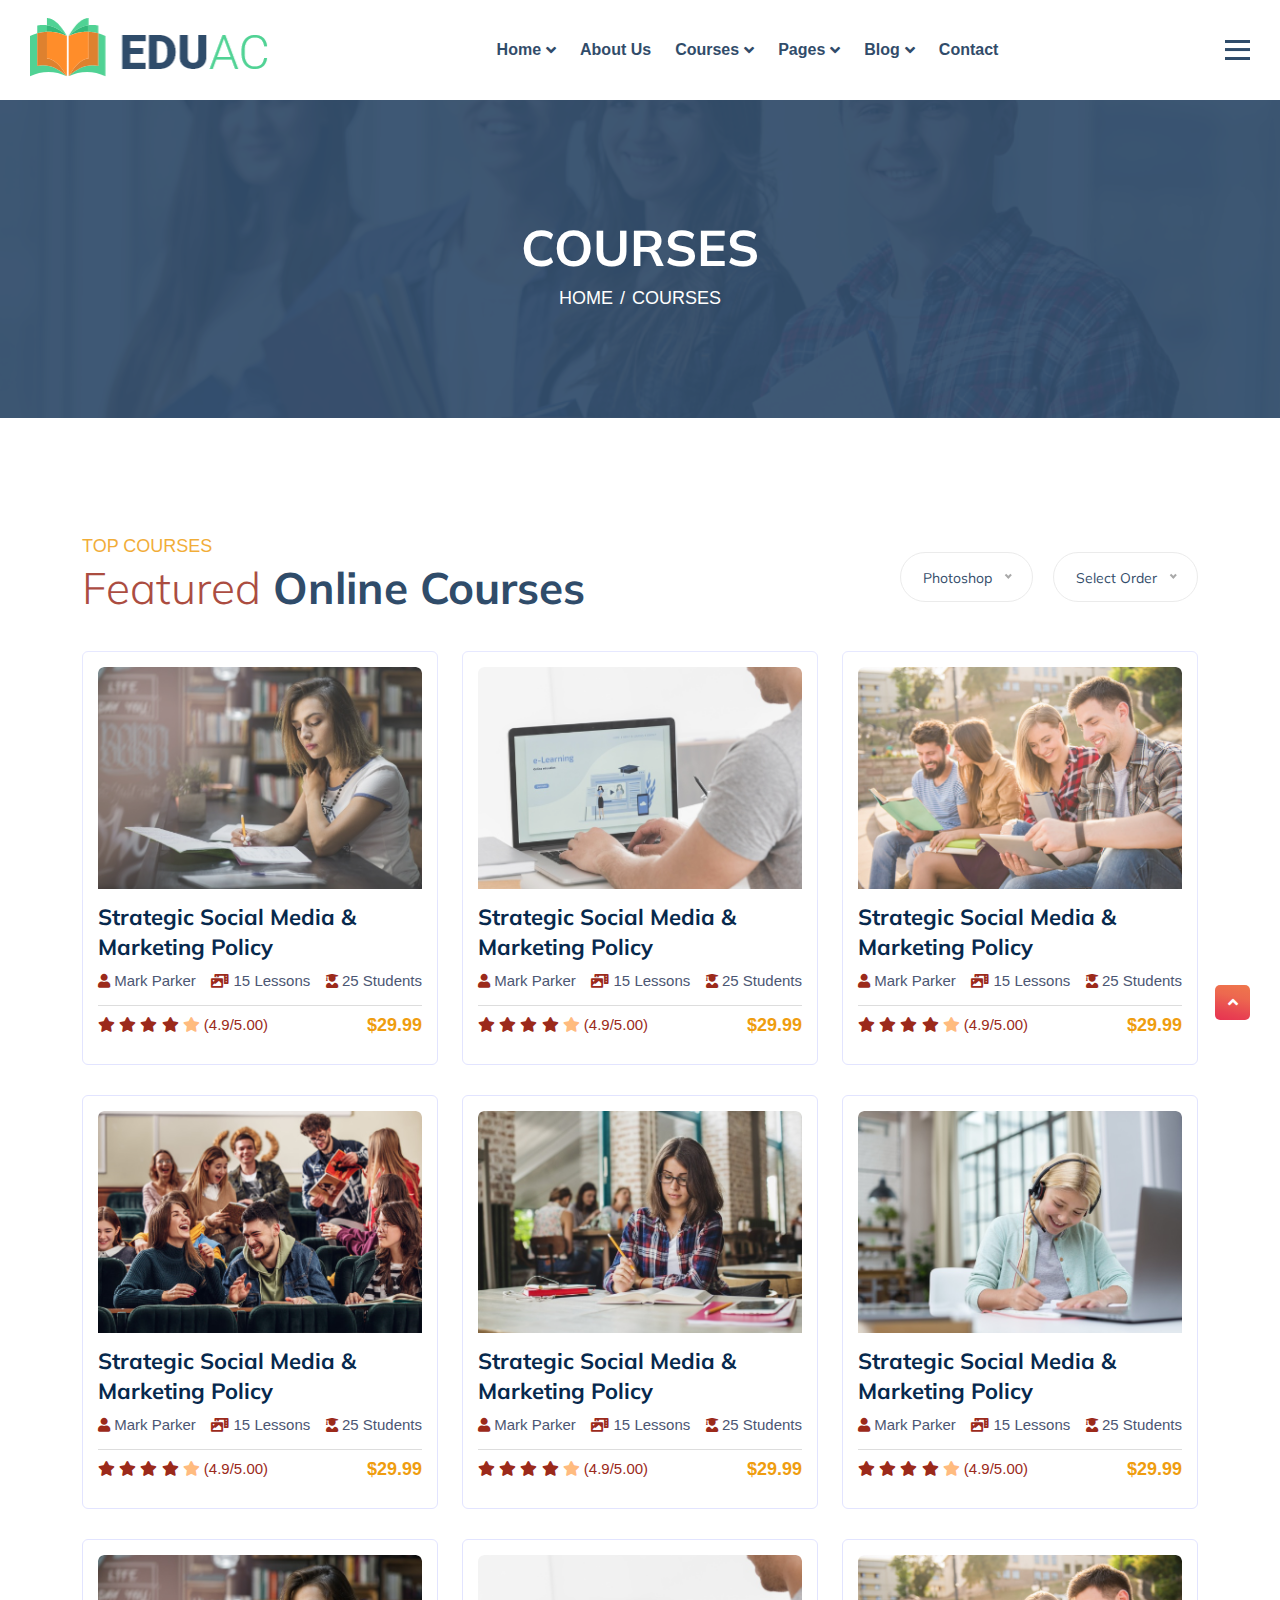
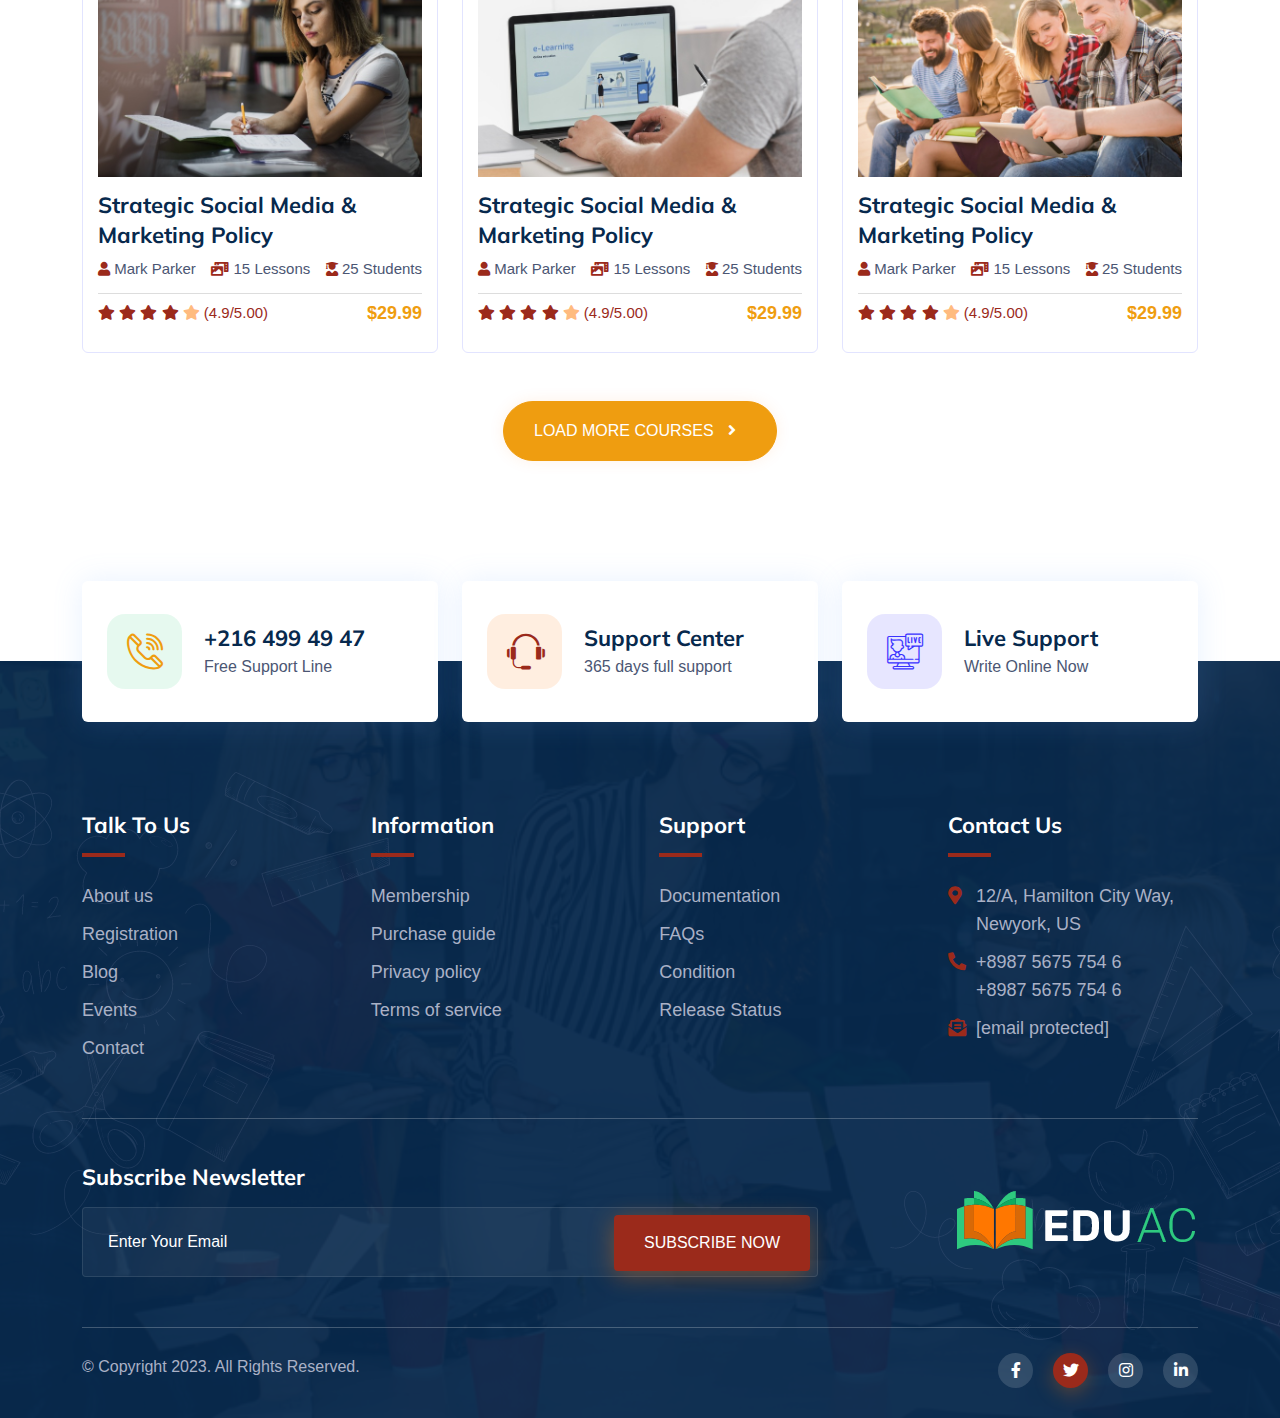
<file: courses.html>
<!DOCTYPE html>
<html lang="en">


<!-- Mirrored from bestwpware.com/html/tf/eduac-demo/demo/courses.html by HTTrack Website Copier/3.x [XR&CO'2014], Wed, 11 Oct 2023 15:48:24 GMT -->
<head>
    <meta charset="UTF-8">
    <meta name="viewport" content="width=device-width, initial-scale=1.0">
    <meta http-equiv="X-UA-Compatible" content="ie=edge">

    <title>Eduac - Online Education HTML Template</title>

    <link rel="stylesheet" href="assets/css/bootstrap.min.css">
    <link rel="stylesheet" href="assets/css/all.min.css">
    <link rel="stylesheet" href="assets/css/animate.css">
    <link rel="stylesheet" href="assets/css/odometer.css">
    <link rel="stylesheet" href="assets/css/nice-select.css">
    <link rel="stylesheet" href="assets/css/owl.min.css">
    <link rel="stylesheet" href="assets/css/magnific-popup.css">
    <link rel="stylesheet" href="assets/css/flaticon.css">
    <link rel="stylesheet" href="assets/css/main.css">

    <link rel="shortcut icon" href="assets/images/favicon.png" type="image/x-icon">
</head>


<body>



    <div class="all-sections oh">
        <!-- ~~~ Loader & Go-Top ~~~ -->
        <div class="overlayer"></div>
        <div class="loader">
            <div class="inner"></div>
        </div>
        <span class="go-top">
            <i class="fas fa-angle-up"></i>
        </span>
        <!-- ~~~ Loader & Go-Top ~~~ -->


        <!-- ~~~ Header Section ~~~ -->
        <header>
            <div class="custom-container">
                <div class="header-area">
                    <div class="logo">
                        <a href="index.html">
                            <img src="assets/images/logo/logo.png" alt="logo">
                        </a>
                    </div>
                    <ul class="menu d-none d-lg-flex flex-wrap">
                        <li>
                            <a href="#0">Home</a>
                            <ul class="submenu">
                                <li>
                                    <a href="index.html">Home 1</a>
                                </li>
                                <li>
                                    <a href="index-2.html">Home 2</a>
                                </li>
                            </ul>
                        </li>
                        <li>
                            <a href="about.html">About Us</a>
                        </li>
                        <li>
                            <a href="#0">Courses</a>
                            <ul class="submenu">
                                <li>
                                    <a href="courses.html">Courses</a>
                                </li>
                                <li>
                                    <a href="course-details.html">Course Details</a>
                                </li>
                            </ul>
                        </li>
                        <li>
                            <a href="#0">Pages</a>
                            <ul class="submenu">
                                <li>
                                    <a href="instructor.html">Instructor</a>
                                </li>
                                <li>
                                    <a href="gallery.html">Gallery</a>
                                </li>
                                <li>
                                    <a href="events.html">Event</a>
                                </li>
                                <li>
                                    <a href="upcoming-events.html">Upcoming Events</a>
                                </li>
                            </ul>
                        </li>
                        <li>
                            <a href="#0">Blog</a>
                            <ul class="submenu">
                                <li>
                                    <a href="blog.html">Blogs</a>
                                </li>
                                <li>
                                    <a href="blog-details.html">Blog Details</a>
                                </li>
                            </ul>
                        </li>
                        <li>
                            <a href="contact.html">Contact</a>
                        </li>
                    </ul>
                    <div class="header-bar ml-4">
                        <span></span>
                        <span></span>
                        <span></span>
                    </div>
                    <form class="course-search-form ml-auto mr-4">
                        <select class="select-bar rounded">
                            <option value="01">Category</option>
                            <option value="02">Physics</option>
                            <option value="03">Chemistry</option>
                            <option value="04">History</option>
                            <option value="05">Geometry</option>
                            <option value="06">LoremIp</option>
                            <option value="07">UI/UX</option>
                            <option value="08">Laravel</option>
                        </select>
                        <input type="text" name="name" placeholder="Search Courses" class="rounded">
                        <button type="submit" class="rounded"><i class="flaticon-loupe"></i></button>
                    </form>
                    <a href="#0" class="custom-button"><i class="fas fa-user"></i><span>Sign Up</span></a>
                </div>
            </div>
        </header>
        <!-- ~~~ Header Section ~~~ -->

        <!-- ~~~ Mobile Menu ~~~ -->
        <div class="mobile-menu">
            <span class="close-mobile-menu">
                <i class="fas fa-times"></i>
            </span>
            <div class="w-100 d-flex flex-wrap justify-content-center align-items-center">
                <form class="course-search-form mr-sm-4">
                    <select class="select-bar rounded">
                        <option value="01">Category</option>
                        <option value="02">Physics</option>
                        <option value="03">Chemistry</option>
                        <option value="04">History</option>
                        <option value="05">Geometry</option>
                        <option value="06">LoremIp</option>
                        <option value="07">UI/UX</option>
                        <option value="08">Laravel</option>
                    </select>
                    <input type="text" name="name" placeholder="Search Courses" class="rounded">
                    <button type="submit" class="rounded"><i class="flaticon-loupe"></i></button>
                </form>
                <a href="#0" class="custom-button"><i class="fas fa-user"></i><span>Sign Up</span></a>
                <div class="w-100 d-lg-none">
                    <ul class="menu">
                        <li>
                            <a href="#0">Home</a>
                            <ul class="submenu">
                                <li>
                                    <a href="index.html">Home 1</a>
                                </li>
                                <li>
                                    <a href="index-2.html">Home 2</a>
                                </li>
                            </ul>
                        </li>
                        <li>
                            <a href="about.html">About Us</a>
                        </li>
                        <li>
                            <a href="#0">Courses</a>
                            <ul class="submenu">
                                <li>
                                    <a href="courses.html">Courses</a>
                                </li>
                                <li>
                                    <a href="course-details.html">Course Details</a>
                                </li>
                            </ul>
                        </li>
                        <li>
                            <a href="#0">Pages</a>
                            <ul class="submenu">
                                <li>
                                    <a href="instructor.html">Instructor</a>
                                </li>
                                <li>
                                    <a href="gallery.html">Gallery</a>
                                </li>
                                <li>
                                    <a href="events.html">Event</a>
                                </li>
                                <li>
                                    <a href="upcoming-events.html">Upcoming Events</a>
                                </li>
                            </ul>
                        </li>
                        <li>
                            <a href="#0">Blog</a>
                            <ul class="submenu">
                                <li>
                                    <a href="blog.html">Blogs</a>
                                </li>
                                <li>
                                    <a href="blog-details.html">Blog Details</a>
                                </li>
                            </ul>
                        </li>
                        <li>
                            <a href="contact.html">Contact</a>
                        </li>
                    </ul>
                </div>
            </div>
        </div>
        <!-- ~~~ Mobile Menu ~~~ -->


        <!-- ~~~ Hero Section ~~~ -->
        <section class="hero-section banner-overlay bg_img" data-img="assets/images/banner/banner-bg.jpg">
            
            <div class="custom-container">
                <div class="hero-content">
                    <h1 class="title uppercase cl-white">Courses</h1>
                    <ul class="breadcrumb cl-white p-0 m-0">
                        <li>
                            <a href="index.html">Home</a>
                        </li>
                        <li>
                            Courses
                        </li>
                    </ul>
                </div>
            </div>
        </section>
        <!-- ~~~ Hero Section ~~~ -->


        <!-- ~~~ Course Section ~~~ -->
        <section class="course-section pt-120 pb-120">
            <div class="container">
                <div class="row align-items-center section-header">
                    <div class="col-lg-7">
                        <div class="section-header left-style mb-low mb-lg-0">
                            <span class="category">TOP COURSES</span>
                            <h2 class="title"><span>Featured</span> Online Courses</h2>
                        </div>
                    </div>
                    <div class="col-lg-5">
                        <div class="d-flex flex-wrap justify-content-lg-end m--10">
                            <div class="course-select-item">
                                <select class="select-bar">
                                    <option value="c1">Photoshop</option>
                                    <option value="c2">Webdesign</option>
                                    <option value="c3">English</option>
                                    <option value="c4">History</option>
                                    <option value="c5">Wordpress</option>
                                    <option value="c6">Laravel</option>
                                    <option value="c7">Python</option>
                                    <option value="c8">Javascript</option>
                                </select>
                            </div>
                            <div class="course-select-item">
                                <select class="select-bar">
                                    <option value="o1">Select Order</option>
                                    <option value="o2">Webdesign</option>
                                    <option value="o3">English</option>
                                    <option value="o4">History</option>
                                    <option value="o5">Wordpress</option>
                                    <option value="o6">Laravel</option>
                                    <option value="o7">Python</option>
                                    <option value="o8">Javascript</option>
                                </select>
                            </div>
                        </div>
                    </div>
                </div>
                <div class="row justify-content-center mb-30-none">
                    <div class="col-xl-4 col-md-6 col-sm-10">
                        <div class="course-item">
                            <div class="thumb">
                                <a href="course-details.html">
                                    <img src="assets/images/course/01.png" alt="course">
                                </a>
                            </div>
                            <div class="content">
                                <h5 class="title">
                                    <a href="course-details.html">Strategic Social Media & Marketing Policy</a>
                                </h5>
                                <div class="meta-area">
                                    <div class="meta">
                                        <div class="meta-item">
                                            <i class="fas fa-user"></i>
                                            <span>Mark Parker</span>
                                        </div>
                                        <div class="meta-item">
                                            <i class="fas fa-photo-video"></i>
                                            <span>15 Lessons</span>
                                        </div>
                                        <div class="meta-item">
                                            <i class="fas fa-user-graduate"></i>
                                            <span>25 Students</span>
                                        </div>
                                    </div>
                                </div>
                                <div class="ratings-area">
                                    <div class="ratings cl-theme">
                                        <span><i class="fas fa-star"></i></span>
                                        <span><i class="fas fa-star"></i></span>
                                        <span><i class="fas fa-star"></i></span>
                                        <span><i class="fas fa-star"></i></span>
                                        <span class="cl-theme-light"><i class="fas fa-star"></i></span>
                                        <span>(4.9/5.00)</span>
                                    </div>
                                    <div class="price cl-1">
                                        $29.99
                                    </div>
                                </div>
                            </div>
                        </div>
                    </div>
                    <div class="col-xl-4 col-md-6 col-sm-10">
                        <div class="course-item">
                            <div class="thumb">
                                <a href="course-details.html">
                                    <img src="assets/images/course/02.png" alt="course">
                                </a>
                            </div>
                            <div class="content">
                                <h5 class="title">
                                    <a href="course-details.html">Strategic Social Media & Marketing Policy</a>
                                </h5>
                                <div class="meta-area">
                                    <div class="meta">
                                        <div class="meta-item">
                                            <i class="fas fa-user"></i>
                                            <span>Mark Parker</span>
                                        </div>
                                        <div class="meta-item">
                                            <i class="fas fa-photo-video"></i>
                                            <span>15 Lessons</span>
                                        </div>
                                        <div class="meta-item">
                                            <i class="fas fa-user-graduate"></i>
                                            <span>25 Students</span>
                                        </div>
                                    </div>
                                </div>
                                <div class="ratings-area">
                                    <div class="ratings cl-theme">
                                        <span><i class="fas fa-star"></i></span>
                                        <span><i class="fas fa-star"></i></span>
                                        <span><i class="fas fa-star"></i></span>
                                        <span><i class="fas fa-star"></i></span>
                                        <span class="cl-theme-light"><i class="fas fa-star"></i></span>
                                        <span>(4.9/5.00)</span>
                                    </div>
                                    <div class="price cl-1">
                                        $29.99
                                    </div>
                                </div>
                            </div>
                        </div>
                    </div>
                    <div class="col-xl-4 col-md-6 col-sm-10">
                        <div class="course-item">
                            <div class="thumb">
                                <a href="course-details.html">
                                    <img src="assets/images/course/03.png" alt="course">
                                </a>
                            </div>
                            <div class="content">
                                <h5 class="title">
                                    <a href="course-details.html">Strategic Social Media & Marketing Policy</a>
                                </h5>
                                <div class="meta-area">
                                    <div class="meta">
                                        <div class="meta-item">
                                            <i class="fas fa-user"></i>
                                            <span>Mark Parker</span>
                                        </div>
                                        <div class="meta-item">
                                            <i class="fas fa-photo-video"></i>
                                            <span>15 Lessons</span>
                                        </div>
                                        <div class="meta-item">
                                            <i class="fas fa-user-graduate"></i>
                                            <span>25 Students</span>
                                        </div>
                                    </div>
                                </div>
                                <div class="ratings-area">
                                    <div class="ratings cl-theme">
                                        <span><i class="fas fa-star"></i></span>
                                        <span><i class="fas fa-star"></i></span>
                                        <span><i class="fas fa-star"></i></span>
                                        <span><i class="fas fa-star"></i></span>
                                        <span class="cl-theme-light"><i class="fas fa-star"></i></span>
                                        <span>(4.9/5.00)</span>
                                    </div>
                                    <div class="price cl-1">
                                        $29.99
                                    </div>
                                </div>
                            </div>
                        </div>
                    </div>
                    <div class="col-xl-4 col-md-6 col-sm-10">
                        <div class="course-item">
                            <div class="thumb">
                                <a href="course-details.html">
                                    <img src="assets/images/course/04.png" alt="course">
                                </a>
                            </div>
                            <div class="content">
                                <h5 class="title">
                                    <a href="course-details.html">Strategic Social Media & Marketing Policy</a>
                                </h5>
                                <div class="meta-area">
                                    <div class="meta">
                                        <div class="meta-item">
                                            <i class="fas fa-user"></i>
                                            <span>Mark Parker</span>
                                        </div>
                                        <div class="meta-item">
                                            <i class="fas fa-photo-video"></i>
                                            <span>15 Lessons</span>
                                        </div>
                                        <div class="meta-item">
                                            <i class="fas fa-user-graduate"></i>
                                            <span>25 Students</span>
                                        </div>
                                    </div>
                                </div>
                                <div class="ratings-area">
                                    <div class="ratings cl-theme">
                                        <span><i class="fas fa-star"></i></span>
                                        <span><i class="fas fa-star"></i></span>
                                        <span><i class="fas fa-star"></i></span>
                                        <span><i class="fas fa-star"></i></span>
                                        <span class="cl-theme-light"><i class="fas fa-star"></i></span>
                                        <span>(4.9/5.00)</span>
                                    </div>
                                    <div class="price cl-1">
                                        $29.99
                                    </div>
                                </div>
                            </div>
                        </div>
                    </div>
                    <div class="col-xl-4 col-md-6 col-sm-10">
                        <div class="course-item">
                            <div class="thumb">
                                <a href="course-details.html">
                                    <img src="assets/images/course/05.png" alt="course">
                                </a>
                            </div>
                            <div class="content">
                                <h5 class="title">
                                    <a href="course-details.html">Strategic Social Media & Marketing Policy</a>
                                </h5>
                                <div class="meta-area">
                                    <div class="meta">
                                        <div class="meta-item">
                                            <i class="fas fa-user"></i>
                                            <span>Mark Parker</span>
                                        </div>
                                        <div class="meta-item">
                                            <i class="fas fa-photo-video"></i>
                                            <span>15 Lessons</span>
                                        </div>
                                        <div class="meta-item">
                                            <i class="fas fa-user-graduate"></i>
                                            <span>25 Students</span>
                                        </div>
                                    </div>
                                </div>
                                <div class="ratings-area">
                                    <div class="ratings cl-theme">
                                        <span><i class="fas fa-star"></i></span>
                                        <span><i class="fas fa-star"></i></span>
                                        <span><i class="fas fa-star"></i></span>
                                        <span><i class="fas fa-star"></i></span>
                                        <span class="cl-theme-light"><i class="fas fa-star"></i></span>
                                        <span>(4.9/5.00)</span>
                                    </div>
                                    <div class="price cl-1">
                                        $29.99
                                    </div>
                                </div>
                            </div>
                        </div>
                    </div>
                    <div class="col-xl-4 col-md-6 col-sm-10">
                        <div class="course-item">
                            <div class="thumb">
                                <a href="course-details.html">
                                    <img src="assets/images/course/06.png" alt="course">
                                </a>
                            </div>
                            <div class="content">
                                <h5 class="title">
                                    <a href="course-details.html">Strategic Social Media & Marketing Policy</a>
                                </h5>
                                <div class="meta-area">
                                    <div class="meta">
                                        <div class="meta-item">
                                            <i class="fas fa-user"></i>
                                            <span>Mark Parker</span>
                                        </div>
                                        <div class="meta-item">
                                            <i class="fas fa-photo-video"></i>
                                            <span>15 Lessons</span>
                                        </div>
                                        <div class="meta-item">
                                            <i class="fas fa-user-graduate"></i>
                                            <span>25 Students</span>
                                        </div>
                                    </div>
                                </div>
                                <div class="ratings-area">
                                    <div class="ratings cl-theme">
                                        <span><i class="fas fa-star"></i></span>
                                        <span><i class="fas fa-star"></i></span>
                                        <span><i class="fas fa-star"></i></span>
                                        <span><i class="fas fa-star"></i></span>
                                        <span class="cl-theme-light"><i class="fas fa-star"></i></span>
                                        <span>(4.9/5.00)</span>
                                    </div>
                                    <div class="price cl-1">
                                        $29.99
                                    </div>
                                </div>
                            </div>
                        </div>
                    </div>
                    <div class="col-xl-4 col-md-6 col-sm-10">
                        <div class="course-item">
                            <div class="thumb">
                                <a href="course-details.html">
                                    <img src="assets/images/course/01.png" alt="course">
                                </a>
                            </div>
                            <div class="content">
                                <h5 class="title">
                                    <a href="course-details.html">Strategic Social Media & Marketing Policy</a>
                                </h5>
                                <div class="meta-area">
                                    <div class="meta">
                                        <div class="meta-item">
                                            <i class="fas fa-user"></i>
                                            <span>Mark Parker</span>
                                        </div>
                                        <div class="meta-item">
                                            <i class="fas fa-photo-video"></i>
                                            <span>15 Lessons</span>
                                        </div>
                                        <div class="meta-item">
                                            <i class="fas fa-user-graduate"></i>
                                            <span>25 Students</span>
                                        </div>
                                    </div>
                                </div>
                                <div class="ratings-area">
                                    <div class="ratings cl-theme">
                                        <span><i class="fas fa-star"></i></span>
                                        <span><i class="fas fa-star"></i></span>
                                        <span><i class="fas fa-star"></i></span>
                                        <span><i class="fas fa-star"></i></span>
                                        <span class="cl-theme-light"><i class="fas fa-star"></i></span>
                                        <span>(4.9/5.00)</span>
                                    </div>
                                    <div class="price cl-1">
                                        $29.99
                                    </div>
                                </div>
                            </div>
                        </div>
                    </div>
                    <div class="col-xl-4 col-md-6 col-sm-10">
                        <div class="course-item">
                            <div class="thumb">
                                <a href="course-details.html">
                                    <img src="assets/images/course/02.png" alt="course">
                                </a>
                            </div>
                            <div class="content">
                                <h5 class="title">
                                    <a href="course-details.html">Strategic Social Media & Marketing Policy</a>
                                </h5>
                                <div class="meta-area">
                                    <div class="meta">
                                        <div class="meta-item">
                                            <i class="fas fa-user"></i>
                                            <span>Mark Parker</span>
                                        </div>
                                        <div class="meta-item">
                                            <i class="fas fa-photo-video"></i>
                                            <span>15 Lessons</span>
                                        </div>
                                        <div class="meta-item">
                                            <i class="fas fa-user-graduate"></i>
                                            <span>25 Students</span>
                                        </div>
                                    </div>
                                </div>
                                <div class="ratings-area">
                                    <div class="ratings cl-theme">
                                        <span><i class="fas fa-star"></i></span>
                                        <span><i class="fas fa-star"></i></span>
                                        <span><i class="fas fa-star"></i></span>
                                        <span><i class="fas fa-star"></i></span>
                                        <span class="cl-theme-light"><i class="fas fa-star"></i></span>
                                        <span>(4.9/5.00)</span>
                                    </div>
                                    <div class="price cl-1">
                                        $29.99
                                    </div>
                                </div>
                            </div>
                        </div>
                    </div>
                    <div class="col-xl-4 col-md-6 col-sm-10">
                        <div class="course-item">
                            <div class="thumb">
                                <a href="course-details.html">
                                    <img src="assets/images/course/03.png" alt="course">
                                </a>
                            </div>
                            <div class="content">
                                <h5 class="title">
                                    <a href="course-details.html">Strategic Social Media & Marketing Policy</a>
                                </h5>
                                <div class="meta-area">
                                    <div class="meta">
                                        <div class="meta-item">
                                            <i class="fas fa-user"></i>
                                            <span>Mark Parker</span>
                                        </div>
                                        <div class="meta-item">
                                            <i class="fas fa-photo-video"></i>
                                            <span>15 Lessons</span>
                                        </div>
                                        <div class="meta-item">
                                            <i class="fas fa-user-graduate"></i>
                                            <span>25 Students</span>
                                        </div>
                                    </div>
                                </div>
                                <div class="ratings-area">
                                    <div class="ratings cl-theme">
                                        <span><i class="fas fa-star"></i></span>
                                        <span><i class="fas fa-star"></i></span>
                                        <span><i class="fas fa-star"></i></span>
                                        <span><i class="fas fa-star"></i></span>
                                        <span class="cl-theme-light"><i class="fas fa-star"></i></span>
                                        <span>(4.9/5.00)</span>
                                    </div>
                                    <div class="price cl-1">
                                        $29.99
                                    </div>
                                </div>
                            </div>
                        </div>
                    </div>
                </div>
                <div class="text-center load-more mt-5">
                    <a href="courses.html" class="custom-button theme-one">load more courses <i class="fas fa-angle-right"></i></a>
                </div>
            </div>
        </section>
        <!-- ~~~ Course Section ~~~ -->


        <!-- ~~~ Footer Section ~~~ -->
        <footer class="bg_img mt-80" data-img="assets/images/footer/footer-bg.jpg">
            <div class="footer-support">
                <div class="container">
                    <div class="row justify-content-center">
                        <div class="col-lg-4 col-md-6 col-sm-10">
                            <div class="footer-support-item">
                                <div class="icon">
                                    <i class="flaticon-phone-call"></i>
                                </div>
                                <div class="content">
                                    <h5 class="title">+216 499 49 47</h5>
                                    <span class="info">Free Support Line</span>
                                </div>
                            </div>
                        </div>
                        <div class="col-lg-4 col-md-6 col-sm-10">
                            <div class="footer-support-item">
                                <div class="icon">
                                    <i class="flaticon-headphone"></i>
                                </div>
                                <div class="content">
                                    <h5 class="title">Support Center</h5>
                                    <span class="info">365 days full support</span>
                                </div>
                            </div>
                        </div>
                        <div class="col-lg-4 col-md-6 col-sm-10">
                            <div class="footer-support-item">
                                <div class="icon">
                                    <i class="flaticon-live"></i>
                                </div>
                                <div class="content">
                                    <h5 class="title">Live Support</h5>
                                    <span class="info">Write Online Now</span>
                                </div>
                            </div>
                        </div>
                    </div>
                </div>
            </div>
            <div class="footer-section oh pos-rel">
                <div class="course-top-shape">
                    <img src="assets/images/course/course-top-shape.png" alt="course">
                </div>
                <div class="course-bottom-shape">
                    <img src="assets/images/course/course-bottom-shape.png" alt="course">
                </div>
                <div class="container">
                    <div class="footer-top">
                        <div class="footer-area">
                            <div class="footer-widget widget-link">
                                <h5 class="title">Talk to Us</h5>
                                <ul>
                                    <li>
                                        <a href="#0">About us</a>
                                    </li>
                                    <li>
                                        <a href="#0">Registration</a>
                                    </li>
                                    <li>
                                        <a href="#0">Blog</a>
                                    </li>
                                    <li>
                                        <a href="#0">Events</a>
                                    </li>
                                    <li>
                                        <a href="#0">Contact</a>
                                    </li>
                                </ul>
                            </div>
                            <div class="footer-widget widget-link">
                                <h5 class="title">Information</h5>
                                <ul>
                                    <li>
                                        <a href="#0">Membership</a>
                                    </li>
                                    <li>
                                        <a href="#0">Purchase guide</a>
                                    </li>
                                    <li>
                                        <a href="#0">Privacy policy</a>
                                    </li>
                                    <li>
                                        <a href="#0">Terms of service</a>
                                    </li>
                                </ul>
                            </div>
                            <div class="footer-widget widget-link">
                                <h5 class="title">Support</h5>
                                <ul>
                                    <li>
                                        <a href="#0">Documentation</a>
                                    </li>
                                    <li>
                                        <a href="#0">FAQs</a>
                                    </li>
                                    <li>
                                        <a href="#0">Condition</a>
                                    </li>
                                    <li>
                                        <a href="#0">Release Status</a>
                                    </li>
                                </ul>
                            </div>
                            <div class="footer-widget widget-info">
                                <h5 class="title">Contact Us</h5>
                                <ul>
                                    <li>
                                        <div class="icon">
                                            <i class="fas fa-map-marker-alt"></i>
                                        </div>
                                        <div class="content">
                                            <span>12/A, Hamilton City Way, Newyork, US</span>
                                        </div>
                                    </li>
                                    <li>
                                        <div class="icon">
                                            <i class="fas fa-phone-alt"></i>
                                        </div>
                                        <div class="content">
                                            <a href="Tel:+880551251558">+8987 5675 754 6</a>
                                            <a href="Tel:+880551251558">+8987 5675 754 6</a>
                                        </div>
                                    </li>
                                    <li>
                                        <div class="icon">
                                            <i class="fas fa-envelope-open-text"></i>
                                        </div>
                                        <div class="content">
                                            <a href="Mailto:info@exampleweb.com"><span class="__cf_email__" data-cfemail="046d6a626b44617c65697468617361662a676b69">[email&#160;protected]</span></a>
                                        </div>
                                    </li>
                                </ul>
                            </div>
                        </div>
                    </div>
                    <div class="footer-bottom">
                        <div class="row align-items-center">
                            <div class="col-md-8">
                                <h5 class="title">Subscribe Newsletter</h5>
                                <form class="footer-subscribe-form">
                                    <input type="text" placeholder="Enter Your Email" name="email">
                                    <button type="submit">Subscribe Now</button>
                                </form>
                            </div>
                            <div class="col-md-4">
                                <div class="thumb">
                                    <a href="index.html">
                                        <img src="assets/images/footer/footer-bottom.png" alt="footer">
                                    </a>
                                </div>
                            </div>
                        </div>
                    </div>
                    <div class="copyright-area">
                        <div class="left">
                            <p>&copy; Copyright 2023. All Rights Reserved.</p>
                        </div>
                        <div class="right">
                            <ul class="social-icons">
                                <li>
                                    <a href="#0"><i class="fab fa-facebook-f"></i></a>
                                </li>
                                <li>
                                    <a href="#0" class="active"><i class="fab fa-twitter"></i></a>
                                </li>
                                <li>
                                    <a href="#0"><i class="fab fa-instagram"></i></a>
                                </li>
                                <li>
                                    <a href="#0"><i class="fab fa-linkedin-in"></i></a>
                                </li>
                            </ul>
                        </div>
                    </div>
                </div>
            </div>
        </footer>
        <!-- ~~~ Footer Section ~~~ -->
    </div>


    <script data-cfasync="false" src="https://bestwpware.com/cdn-cgi/scripts/5c5dd728/cloudflare-static/email-decode.min.js"></script><script src="assets/js/jquery-3.6.0.min.js"></script>
    
    <script src="assets/js/bootstrap.min.js"></script>
    <script src="assets/js/isotope.pkgd.min.js"></script>
    <script src="assets/js/magnific-popup.min.js"></script>
    
    <script src="assets/js/odometer.min.js"></script>
    <script src="assets/js/viewport.jquery.js"></script>
    <script src="assets/js/nice-select.js"></script>
    <script src="assets/js/owl.min.js"></script>
    <script src="assets/js/main.js"></script>
</body>


<!-- Mirrored from bestwpware.com/html/tf/eduac-demo/demo/courses.html by HTTrack Website Copier/3.x [XR&CO'2014], Wed, 11 Oct 2023 15:48:24 GMT -->
</html>
</file>
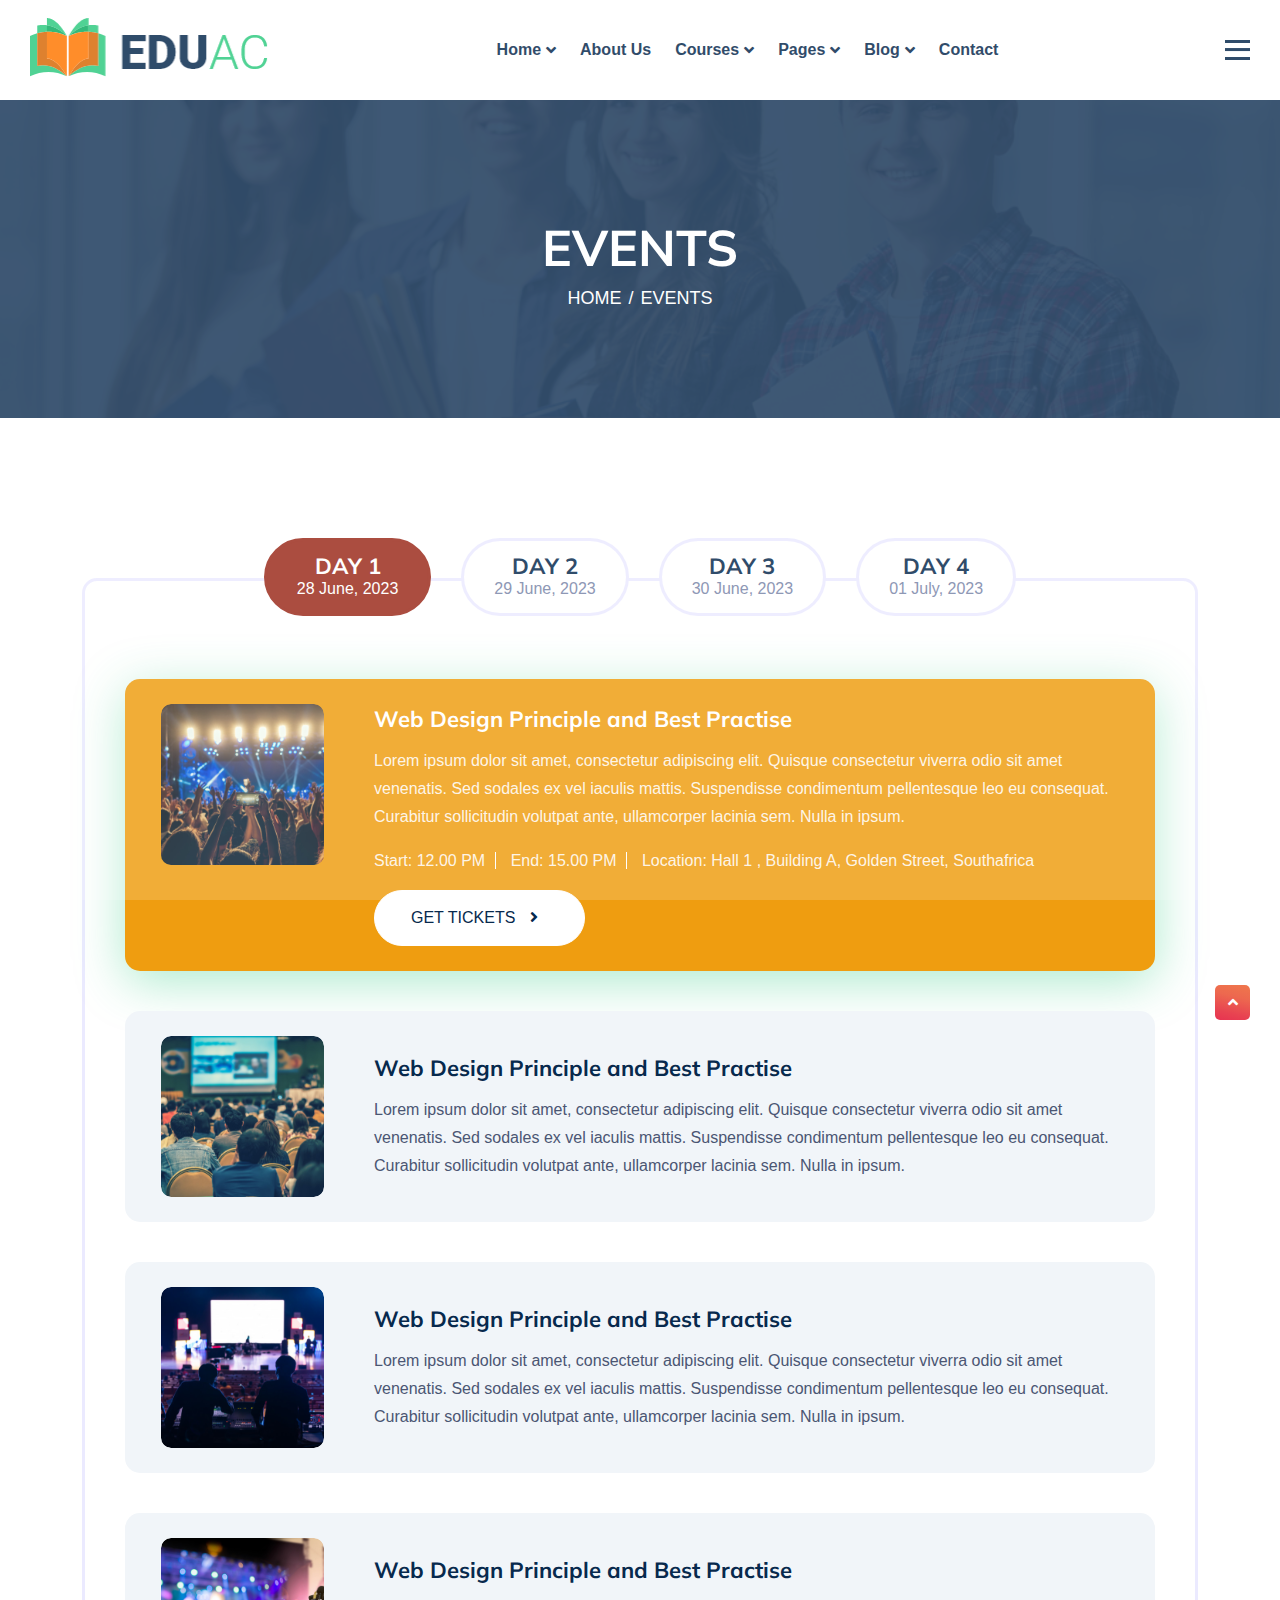
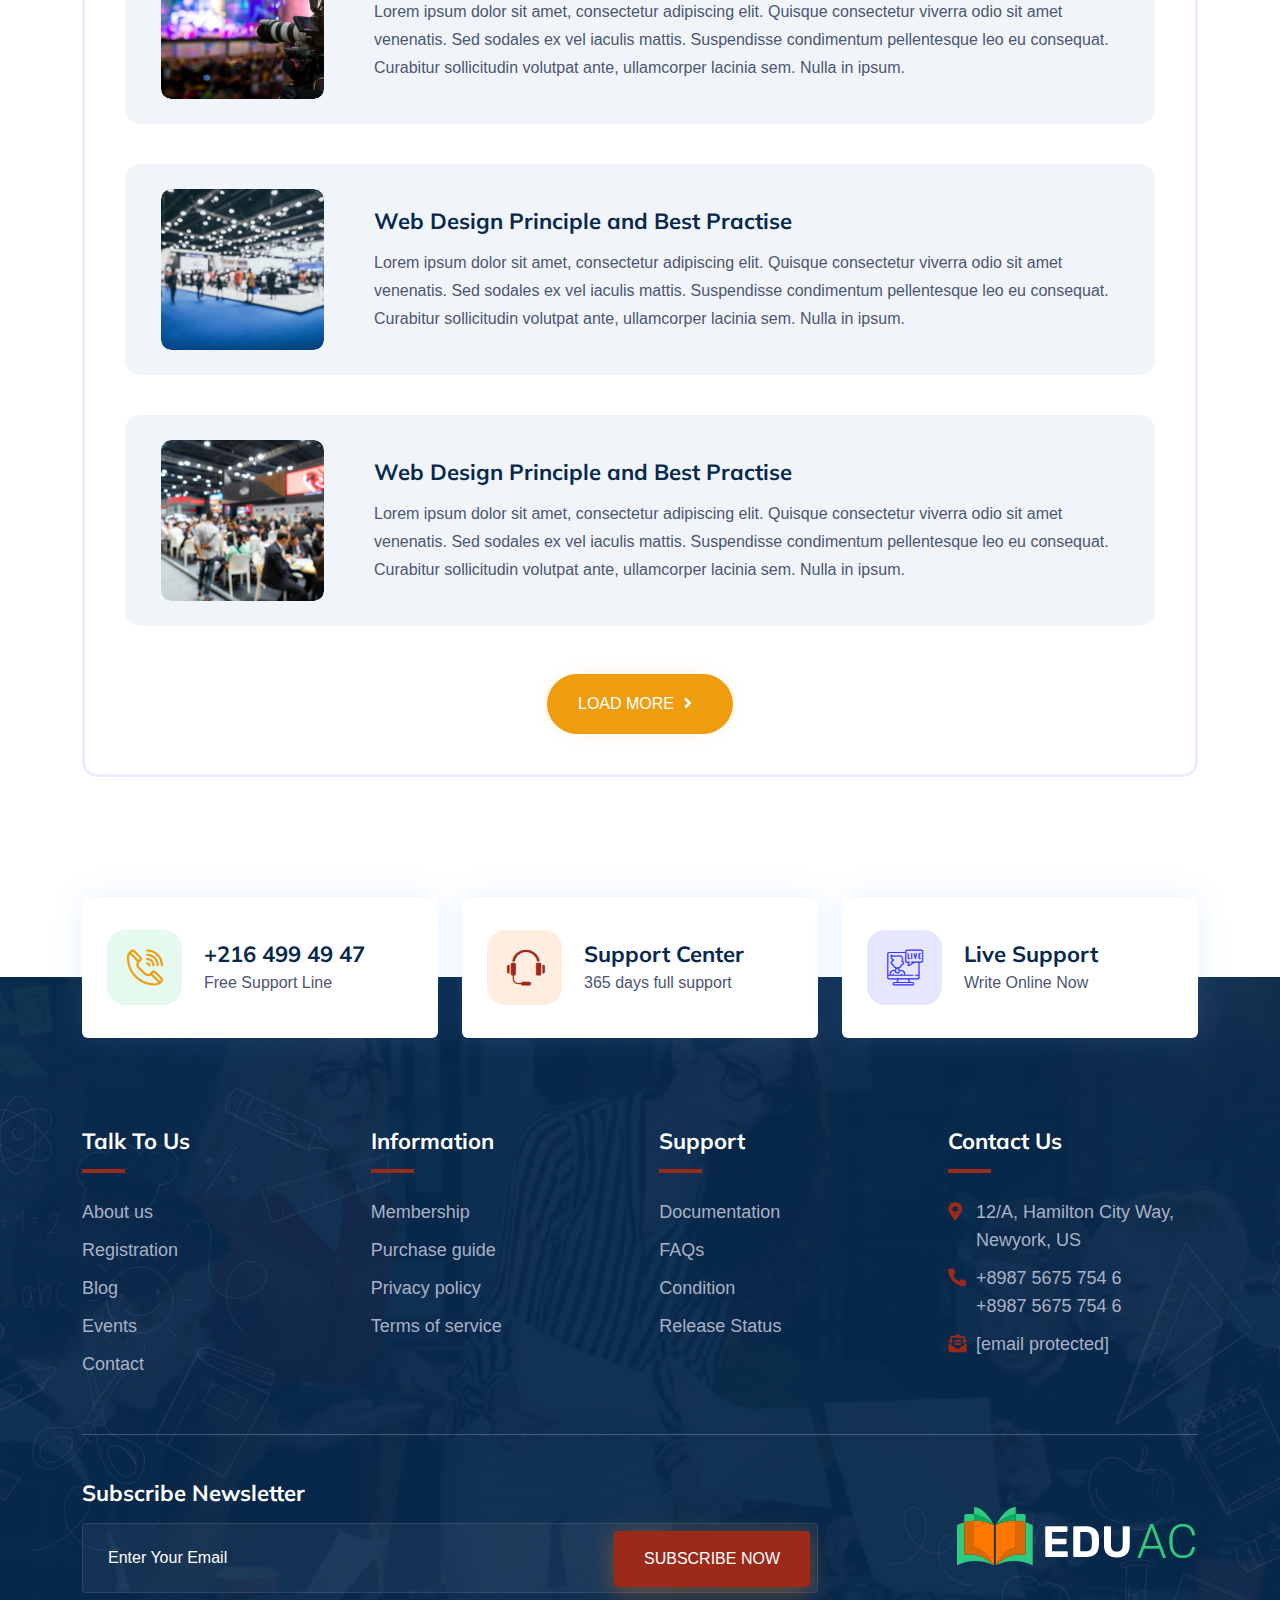
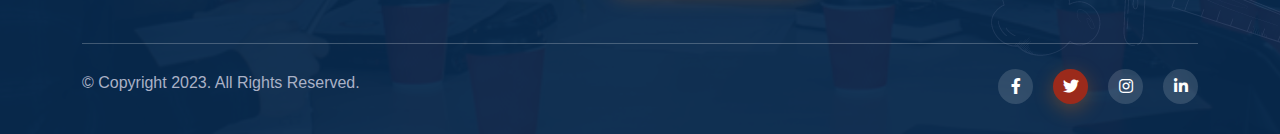
<file: events.html>
<!DOCTYPE html>
<html lang="en">


<!-- Mirrored from bestwpware.com/html/tf/eduac-demo/demo/events.html by HTTrack Website Copier/3.x [XR&CO'2014], Wed, 11 Oct 2023 15:48:53 GMT -->
<head>
    <meta charset="UTF-8">
    <meta name="viewport" content="width=device-width, initial-scale=1.0">
    <meta http-equiv="X-UA-Compatible" content="ie=edge">

    <title>Eduac - Online Education HTML Template</title>

    <link rel="stylesheet" href="assets/css/bootstrap.min.css">
    <link rel="stylesheet" href="assets/css/all.min.css">
    <link rel="stylesheet" href="assets/css/animate.css">
    <link rel="stylesheet" href="assets/css/odometer.css">
    <link rel="stylesheet" href="assets/css/nice-select.css">
    <link rel="stylesheet" href="assets/css/owl.min.css">
    <link rel="stylesheet" href="assets/css/magnific-popup.css">
    <link rel="stylesheet" href="assets/css/flaticon.css">
    <link rel="stylesheet" href="assets/css/main.css">

    <link rel="shortcut icon" href="assets/images/favicon.png" type="image/x-icon">
</head>


<body>



    <div class="all-sections oh">
        <!-- ~~~ Loader & Go-Top ~~~ -->
        <div class="overlayer"></div>
        <div class="loader">
            <div class="inner"></div>
        </div>
        <span class="go-top">
            <i class="fas fa-angle-up"></i>
        </span>
        <!-- ~~~ Loader & Go-Top ~~~ -->


        <!-- ~~~ Header Section ~~~ -->
        <header>
            <div class="custom-container">
                <div class="header-area">
                    <div class="logo">
                        <a href="index.html">
                            <img src="assets/images/logo/logo.png" alt="logo">
                        </a>
                    </div>
                    <ul class="menu d-none d-lg-flex flex-wrap">
                        <li>
                            <a href="#0">Home</a>
                            <ul class="submenu">
                                <li>
                                    <a href="index.html">Home 1</a>
                                </li>
                                <li>
                                    <a href="index-2.html">Home 2</a>
                                </li>
                            </ul>
                        </li>
                        <li>
                            <a href="about.html">About Us</a>
                        </li>
                        <li>
                            <a href="#0">Courses</a>
                            <ul class="submenu">
                                <li>
                                    <a href="courses.html">Courses</a>
                                </li>
                                <li>
                                    <a href="course-details.html">Course Details</a>
                                </li>
                            </ul>
                        </li>
                        <li>
                            <a href="#0">Pages</a>
                            <ul class="submenu">
                                <li>
                                    <a href="instructor.html">Instructor</a>
                                </li>
                                <li>
                                    <a href="gallery.html">Gallery</a>
                                </li>
                                <li>
                                    <a href="events.html">Event</a>
                                </li>
                                <li>
                                    <a href="upcoming-events.html">Upcoming Events</a>
                                </li>
                            </ul>
                        </li>
                        <li>
                            <a href="#0">Blog</a>
                            <ul class="submenu">
                                <li>
                                    <a href="blog.html">Blogs</a>
                                </li>
                                <li>
                                    <a href="blog-details.html">Blog Details</a>
                                </li>
                            </ul>
                        </li>
                        <li>
                            <a href="contact.html">Contact</a>
                        </li>
                    </ul>
                    <div class="header-bar ml-4">
                        <span></span>
                        <span></span>
                        <span></span>
                    </div>
                    <form class="course-search-form ml-auto mr-4">
                        <select class="select-bar rounded">
                            <option value="01">Category</option>
                            <option value="02">Physics</option>
                            <option value="03">Chemistry</option>
                            <option value="04">History</option>
                            <option value="05">Geometry</option>
                            <option value="06">LoremIp</option>
                            <option value="07">UI/UX</option>
                            <option value="08">Laravel</option>
                        </select>
                        <input type="text" name="name" placeholder="Search Courses" class="rounded">
                        <button type="submit" class="rounded"><i class="flaticon-loupe"></i></button>
                    </form>
                    <a href="#0" class="custom-button"><i class="fas fa-user"></i><span>Sign Up</span></a>
                </div>
            </div>
        </header>
        <!-- ~~~ Header Section ~~~ -->


        <!-- ~~~ Mobile Menu ~~~ -->
        <div class="mobile-menu">
            <span class="close-mobile-menu">
                <i class="fas fa-times"></i>
            </span>
            <div class="w-100 d-flex flex-wrap justify-content-center align-items-center">
                <form class="course-search-form mr-sm-4">
                    <select class="select-bar rounded">
                        <option value="01">Category</option>
                        <option value="02">Physics</option>
                        <option value="03">Chemistry</option>
                        <option value="04">History</option>
                        <option value="05">Geometry</option>
                        <option value="06">LoremIp</option>
                        <option value="07">UI/UX</option>
                        <option value="08">Laravel</option>
                    </select>
                    <input type="text" name="name" placeholder="Search Courses" class="rounded">
                    <button type="submit" class="rounded"><i class="flaticon-loupe"></i></button>
                </form>
                <a href="#0" class="custom-button"><i class="fas fa-user"></i><span>Sign Up</span></a>
                <div class="w-100 d-lg-none">
                    <ul class="menu">
                        <li>
                            <a href="#0">Home</a>
                            <ul class="submenu">
                                <li>
                                    <a href="index.html">Home 1</a>
                                </li>
                                <li>
                                    <a href="index-2.html">Home 2</a>
                                </li>
                            </ul>
                        </li>
                        <li>
                            <a href="about.html">About Us</a>
                        </li>
                        <li>
                            <a href="#0">Courses</a>
                            <ul class="submenu">
                                <li>
                                    <a href="courses.html">Courses</a>
                                </li>
                                <li>
                                    <a href="course-details.html">Course Details</a>
                                </li>
                            </ul>
                        </li>
                        <li>
                            <a href="#0">Pages</a>
                            <ul class="submenu">
                                <li>
                                    <a href="instructor.html">Instructor</a>
                                </li>
                                <li>
                                    <a href="gallery.html">Gallery</a>
                                </li>
                                <li>
                                    <a href="events.html">Event</a>
                                </li>
                                <li>
                                    <a href="upcoming-events.html">Upcoming Events</a>
                                </li>
                            </ul>
                        </li>
                        <li>
                            <a href="#0">Blog</a>
                            <ul class="submenu">
                                <li>
                                    <a href="blog.html">Blogs</a>
                                </li>
                                <li>
                                    <a href="blog-details.html">Blog Details</a>
                                </li>
                            </ul>
                        </li>
                        <li>
                            <a href="contact.html">Contact</a>
                        </li>
                    </ul>
                </div>
            </div>
        </div>
        <!-- ~~~ Mobile Menu ~~~ -->


        <!-- ~~~ Hero Section ~~~ -->
        <section class="hero-section banner-overlay bg_img" data-img="assets/images/banner/banner-bg.jpg">
            
            <div class="custom-container">
                <div class="hero-content">
                    <h1 class="title uppercase cl-white">Events</h1>
                    <ul class="breadcrumb cl-white p-0 m-0">
                        <li>
                            <a href="index.html">Home</a>
                        </li>
                        <li>
                            Events
                        </li>
                    </ul>
                </div>
            </div>
        </section>
        <!-- ~~~ Hero Section ~~~ -->


        <!-- ~~~ Events Section ~~~ -->
        <section class="events-section pt-120 pb-120">
            <div class="container">
                <div class="events-tab">
                    <ul class="nav nav-tabs">
                        <li>
                            <a href="#date1" class="active" data-toggle="tab">
                                <h5 class="title">Day 1</h5>
                                <span>28 june, 2023</span>
                            </a>
                        </li>
                        <li>
                            <a href="#date2" data-toggle="tab">
                                <h5 class="title">Day 2</h5>
                                <span>29 june, 2023</span>
                            </a>
                        </li>
                        <li>
                            <a href="#date3" data-toggle="tab">
                                <h5 class="title">Day 3</h5>
                                <span>30 june, 2023</span>
                            </a>
                        </li>
                        <li>
                            <a href="#date4" data-toggle="tab">
                                <h5 class="title">Day 4</h5>
                                <span>01 july, 2023</span>
                            </a>
                        </li>
                    </ul>
                    <div class="tab-content">
                        <div class="tab-pane fade show active" id="date1">
                            <div class="events-area">
                                <div class="event-item active open">
                                    <div class="thumb">
                                        <img src="assets/images/events/01.png" alt="events">
                                    </div>
                                    <div class="cont">
                                        <h5 class="title">Web Design Principle and Best Practise</h5>
                                        <p>Lorem ipsum dolor sit amet, consectetur adipiscing elit. Quisque consectetur viverra odio sit amet venenatis. Sed sodales ex vel iaculis mattis. Suspendisse condimentum pellentesque leo eu consequat. Curabitur sollicitudin volutpat ante, ullamcorper lacinia sem. Nulla in ipsum.</p>
                                        <div class="extra-cont">
                                            <div class="meta-post">
                                                <span class="meta-item">Start: 12.00 PM</span>
                                                <span class="meta-item">End: 15.00 PM</span>
                                                <span class="meta-item">Location: Hall 1 , Building A, Golden Street, Southafrica</span>
                                            </div>
                                            <a href="#0" class="custom-button">get tickets <i class="fas fa-angle-right"></i></a>
                                        </div>
                                    </div>
                                </div>
                                <div class="event-item">
                                    <div class="thumb">
                                        <img src="assets/images/events/02.png" alt="events">
                                    </div>
                                    <div class="cont">
                                        <h5 class="title">Web Design Principle and Best Practise</h5>
                                        <p>Lorem ipsum dolor sit amet, consectetur adipiscing elit. Quisque consectetur viverra odio sit amet venenatis. Sed sodales ex vel iaculis mattis. Suspendisse condimentum pellentesque leo eu consequat. Curabitur sollicitudin volutpat ante, ullamcorper lacinia sem. Nulla in ipsum.</p>
                                        <div class="extra-cont">
                                            <div class="meta-post">
                                                <span class="meta-item">Start: 12.00 PM</span>
                                                <span class="meta-item">End: 15.00 PM</span>
                                                <span class="meta-item">Location: Hall 1 , Building A, Golden Street, Southafrica</span>
                                            </div>
                                            <a href="#0" class="custom-button">get tickets <i class="fas fa-angle-right"></i></a>
                                        </div>
                                    </div>
                                </div>
                                <div class="event-item">
                                    <div class="thumb">
                                        <img src="assets/images/events/03.png" alt="events">
                                    </div>
                                    <div class="cont">
                                        <h5 class="title">Web Design Principle and Best Practise</h5>
                                        <p>Lorem ipsum dolor sit amet, consectetur adipiscing elit. Quisque consectetur viverra odio sit amet venenatis. Sed sodales ex vel iaculis mattis. Suspendisse condimentum pellentesque leo eu consequat. Curabitur sollicitudin volutpat ante, ullamcorper lacinia sem. Nulla in ipsum.</p>
                                        <div class="extra-cont">
                                            <div class="meta-post">
                                                <span class="meta-item">Start: 12.00 PM</span>
                                                <span class="meta-item">End: 15.00 PM</span>
                                                <span class="meta-item">Location: Hall 1 , Building A, Golden Street, Southafrica</span>
                                            </div>
                                            <a href="#0" class="custom-button">get tickets <i class="fas fa-angle-right"></i></a>
                                        </div>
                                    </div>
                                </div>
                                <div class="event-item">
                                    <div class="thumb">
                                        <img src="assets/images/events/04.png" alt="events">
                                    </div>
                                    <div class="cont">
                                        <h5 class="title">Web Design Principle and Best Practise</h5>
                                        <p>Lorem ipsum dolor sit amet, consectetur adipiscing elit. Quisque consectetur viverra odio sit amet venenatis. Sed sodales ex vel iaculis mattis. Suspendisse condimentum pellentesque leo eu consequat. Curabitur sollicitudin volutpat ante, ullamcorper lacinia sem. Nulla in ipsum.</p>
                                        <div class="extra-cont">
                                            <div class="meta-post">
                                                <span class="meta-item">Start: 12.00 PM</span>
                                                <span class="meta-item">End: 15.00 PM</span>
                                                <span class="meta-item">Location: Hall 1 , Building A, Golden Street, Southafrica</span>
                                            </div>
                                            <a href="#0" class="custom-button">get tickets <i class="fas fa-angle-right"></i></a>
                                        </div>
                                    </div>
                                </div>
                                <div class="event-item">
                                    <div class="thumb">
                                        <img src="assets/images/events/05.png" alt="events">
                                    </div>
                                    <div class="cont">
                                        <h5 class="title">Web Design Principle and Best Practise</h5>
                                        <p>Lorem ipsum dolor sit amet, consectetur adipiscing elit. Quisque consectetur viverra odio sit amet venenatis. Sed sodales ex vel iaculis mattis. Suspendisse condimentum pellentesque leo eu consequat. Curabitur sollicitudin volutpat ante, ullamcorper lacinia sem. Nulla in ipsum.</p>
                                        <div class="extra-cont">
                                            <div class="meta-post">
                                                <span class="meta-item">Start: 12.00 PM</span>
                                                <span class="meta-item">End: 15.00 PM</span>
                                                <span class="meta-item">Location: Hall 1 , Building A, Golden Street, Southafrica</span>
                                            </div>
                                            <a href="#0" class="custom-button">get tickets <i class="fas fa-angle-right"></i></a>
                                        </div>
                                    </div>
                                </div>
                                <div class="event-item">
                                    <div class="thumb">
                                        <img src="assets/images/events/06.png" alt="events">
                                    </div>
                                    <div class="cont">
                                        <h5 class="title">Web Design Principle and Best Practise</h5>
                                        <p>Lorem ipsum dolor sit amet, consectetur adipiscing elit. Quisque consectetur viverra odio sit amet venenatis. Sed sodales ex vel iaculis mattis. Suspendisse condimentum pellentesque leo eu consequat. Curabitur sollicitudin volutpat ante, ullamcorper lacinia sem. Nulla in ipsum.</p>
                                        <div class="extra-cont">
                                            <div class="meta-post">
                                                <span class="meta-item">Start: 12.00 PM</span>
                                                <span class="meta-item">End: 15.00 PM</span>
                                                <span class="meta-item">Location: Hall 1 , Building A, Golden Street, Southafrica</span>
                                            </div>
                                            <a href="#0" class="custom-button">get tickets <i class="fas fa-angle-right"></i></a>
                                        </div>
                                    </div>
                                </div>
                            </div>
                        </div>
                        <div class="tab-pane fade" id="date2">
                            <div class="events-area">
                                <div class="event-item">
                                    <div class="thumb">
                                        <img src="assets/images/events/01.png" alt="events">
                                    </div>
                                    <div class="cont">
                                        <h5 class="title">Web Design Principle and Best Practise</h5>
                                        <p>Lorem ipsum dolor sit amet, consectetur adipiscing elit. Quisque consectetur viverra odio sit amet venenatis. Sed sodales ex vel iaculis mattis. Suspendisse condimentum pellentesque leo eu consequat. Curabitur sollicitudin volutpat ante, ullamcorper lacinia sem. Nulla in ipsum.</p>
                                        <div class="extra-cont">
                                            <div class="meta-post">
                                                <span class="meta-item">Start: 12.00 PM</span>
                                                <span class="meta-item">End: 15.00 PM</span>
                                                <span class="meta-item">Location: Hall 1 , Building A, Golden Street, Southafrica</span>
                                            </div>
                                            <a href="#0" class="custom-button">get tickets <i class="fas fa-angle-right"></i></a>
                                        </div>
                                    </div>
                                </div>
                                <div class="event-item active open">
                                    <div class="thumb">
                                        <img src="assets/images/events/02.png" alt="events">
                                    </div>
                                    <div class="cont">
                                        <h5 class="title">Web Design Principle and Best Practise</h5>
                                        <p>Lorem ipsum dolor sit amet, consectetur adipiscing elit. Quisque consectetur viverra odio sit amet venenatis. Sed sodales ex vel iaculis mattis. Suspendisse condimentum pellentesque leo eu consequat. Curabitur sollicitudin volutpat ante, ullamcorper lacinia sem. Nulla in ipsum.</p>
                                        <div class="extra-cont">
                                            <div class="meta-post">
                                                <span class="meta-item">Start: 12.00 PM</span>
                                                <span class="meta-item">End: 15.00 PM</span>
                                                <span class="meta-item">Location: Hall 1 , Building A, Golden Street, Southafrica</span>
                                            </div>
                                            <a href="#0" class="custom-button">get tickets <i class="fas fa-angle-right"></i></a>
                                        </div>
                                    </div>
                                </div>
                                <div class="event-item">
                                    <div class="thumb">
                                        <img src="assets/images/events/03.png" alt="events">
                                    </div>
                                    <div class="cont">
                                        <h5 class="title">Web Design Principle and Best Practise</h5>
                                        <p>Lorem ipsum dolor sit amet, consectetur adipiscing elit. Quisque consectetur viverra odio sit amet venenatis. Sed sodales ex vel iaculis mattis. Suspendisse condimentum pellentesque leo eu consequat. Curabitur sollicitudin volutpat ante, ullamcorper lacinia sem. Nulla in ipsum.</p>
                                        <div class="extra-cont">
                                            <div class="meta-post">
                                                <span class="meta-item">Start: 12.00 PM</span>
                                                <span class="meta-item">End: 15.00 PM</span>
                                                <span class="meta-item">Location: Hall 1 , Building A, Golden Street, Southafrica</span>
                                            </div>
                                            <a href="#0" class="custom-button">get tickets <i class="fas fa-angle-right"></i></a>
                                        </div>
                                    </div>
                                </div>
                                <div class="event-item">
                                    <div class="thumb">
                                        <img src="assets/images/events/04.png" alt="events">
                                    </div>
                                    <div class="cont">
                                        <h5 class="title">Web Design Principle and Best Practise</h5>
                                        <p>Lorem ipsum dolor sit amet, consectetur adipiscing elit. Quisque consectetur viverra odio sit amet venenatis. Sed sodales ex vel iaculis mattis. Suspendisse condimentum pellentesque leo eu consequat. Curabitur sollicitudin volutpat ante, ullamcorper lacinia sem. Nulla in ipsum.</p>
                                        <div class="extra-cont">
                                            <div class="meta-post">
                                                <span class="meta-item">Start: 12.00 PM</span>
                                                <span class="meta-item">End: 15.00 PM</span>
                                                <span class="meta-item">Location: Hall 1 , Building A, Golden Street, Southafrica</span>
                                            </div>
                                            <a href="#0" class="custom-button">get tickets <i class="fas fa-angle-right"></i></a>
                                        </div>
                                    </div>
                                </div>
                                <div class="event-item">
                                    <div class="thumb">
                                        <img src="assets/images/events/05.png" alt="events">
                                    </div>
                                    <div class="cont">
                                        <h5 class="title">Web Design Principle and Best Practise</h5>
                                        <p>Lorem ipsum dolor sit amet, consectetur adipiscing elit. Quisque consectetur viverra odio sit amet venenatis. Sed sodales ex vel iaculis mattis. Suspendisse condimentum pellentesque leo eu consequat. Curabitur sollicitudin volutpat ante, ullamcorper lacinia sem. Nulla in ipsum.</p>
                                        <div class="extra-cont">
                                            <div class="meta-post">
                                                <span class="meta-item">Start: 12.00 PM</span>
                                                <span class="meta-item">End: 15.00 PM</span>
                                                <span class="meta-item">Location: Hall 1 , Building A, Golden Street, Southafrica</span>
                                            </div>
                                            <a href="#0" class="custom-button">get tickets <i class="fas fa-angle-right"></i></a>
                                        </div>
                                    </div>
                                </div>
                                <div class="event-item">
                                    <div class="thumb">
                                        <img src="assets/images/events/06.png" alt="events">
                                    </div>
                                    <div class="cont">
                                        <h5 class="title">Web Design Principle and Best Practise</h5>
                                        <p>Lorem ipsum dolor sit amet, consectetur adipiscing elit. Quisque consectetur viverra odio sit amet venenatis. Sed sodales ex vel iaculis mattis. Suspendisse condimentum pellentesque leo eu consequat. Curabitur sollicitudin volutpat ante, ullamcorper lacinia sem. Nulla in ipsum.</p>
                                        <div class="extra-cont">
                                            <div class="meta-post">
                                                <span class="meta-item">Start: 12.00 PM</span>
                                                <span class="meta-item">End: 15.00 PM</span>
                                                <span class="meta-item">Location: Hall 1 , Building A, Golden Street, Southafrica</span>
                                            </div>
                                            <a href="#0" class="custom-button">get tickets <i class="fas fa-angle-right"></i></a>
                                        </div>
                                    </div>
                                </div>
                            </div>
                        </div>
                        <div class="tab-pane fade" id="date3">
                            <div class="events-area">
                                <div class="event-item">
                                    <div class="thumb">
                                        <img src="assets/images/events/01.png" alt="events">
                                    </div>
                                    <div class="cont">
                                        <h5 class="title">Web Design Principle and Best Practise</h5>
                                        <p>Lorem ipsum dolor sit amet, consectetur adipiscing elit. Quisque consectetur viverra odio sit amet venenatis. Sed sodales ex vel iaculis mattis. Suspendisse condimentum pellentesque leo eu consequat. Curabitur sollicitudin volutpat ante, ullamcorper lacinia sem. Nulla in ipsum.</p>
                                        <div class="extra-cont">
                                            <div class="meta-post">
                                                <span class="meta-item">Start: 12.00 PM</span>
                                                <span class="meta-item">End: 15.00 PM</span>
                                                <span class="meta-item">Location: Hall 1 , Building A, Golden Street, Southafrica</span>
                                            </div>
                                            <a href="#0" class="custom-button">get tickets <i class="fas fa-angle-right"></i></a>
                                        </div>
                                    </div>
                                </div>
                                <div class="event-item">
                                    <div class="thumb">
                                        <img src="assets/images/events/02.png" alt="events">
                                    </div>
                                    <div class="cont">
                                        <h5 class="title">Web Design Principle and Best Practise</h5>
                                        <p>Lorem ipsum dolor sit amet, consectetur adipiscing elit. Quisque consectetur viverra odio sit amet venenatis. Sed sodales ex vel iaculis mattis. Suspendisse condimentum pellentesque leo eu consequat. Curabitur sollicitudin volutpat ante, ullamcorper lacinia sem. Nulla in ipsum.</p>
                                        <div class="extra-cont">
                                            <div class="meta-post">
                                                <span class="meta-item">Start: 12.00 PM</span>
                                                <span class="meta-item">End: 15.00 PM</span>
                                                <span class="meta-item">Location: Hall 1 , Building A, Golden Street, Southafrica</span>
                                            </div>
                                            <a href="#0" class="custom-button">get tickets <i class="fas fa-angle-right"></i></a>
                                        </div>
                                    </div>
                                </div>
                                <div class="event-item active open">
                                    <div class="thumb">
                                        <img src="assets/images/events/03.png" alt="events">
                                    </div>
                                    <div class="cont">
                                        <h5 class="title">Web Design Principle and Best Practise</h5>
                                        <p>Lorem ipsum dolor sit amet, consectetur adipiscing elit. Quisque consectetur viverra odio sit amet venenatis. Sed sodales ex vel iaculis mattis. Suspendisse condimentum pellentesque leo eu consequat. Curabitur sollicitudin volutpat ante, ullamcorper lacinia sem. Nulla in ipsum.</p>
                                        <div class="extra-cont">
                                            <div class="meta-post">
                                                <span class="meta-item">Start: 12.00 PM</span>
                                                <span class="meta-item">End: 15.00 PM</span>
                                                <span class="meta-item">Location: Hall 1 , Building A, Golden Street, Southafrica</span>
                                            </div>
                                            <a href="#0" class="custom-button">get tickets <i class="fas fa-angle-right"></i></a>
                                        </div>
                                    </div>
                                </div>
                                <div class="event-item">
                                    <div class="thumb">
                                        <img src="assets/images/events/04.png" alt="events">
                                    </div>
                                    <div class="cont">
                                        <h5 class="title">Web Design Principle and Best Practise</h5>
                                        <p>Lorem ipsum dolor sit amet, consectetur adipiscing elit. Quisque consectetur viverra odio sit amet venenatis. Sed sodales ex vel iaculis mattis. Suspendisse condimentum pellentesque leo eu consequat. Curabitur sollicitudin volutpat ante, ullamcorper lacinia sem. Nulla in ipsum.</p>
                                        <div class="extra-cont">
                                            <div class="meta-post">
                                                <span class="meta-item">Start: 12.00 PM</span>
                                                <span class="meta-item">End: 15.00 PM</span>
                                                <span class="meta-item">Location: Hall 1 , Building A, Golden Street, Southafrica</span>
                                            </div>
                                            <a href="#0" class="custom-button">get tickets <i class="fas fa-angle-right"></i></a>
                                        </div>
                                    </div>
                                </div>
                                <div class="event-item">
                                    <div class="thumb">
                                        <img src="assets/images/events/05.png" alt="events">
                                    </div>
                                    <div class="cont">
                                        <h5 class="title">Web Design Principle and Best Practise</h5>
                                        <p>Lorem ipsum dolor sit amet, consectetur adipiscing elit. Quisque consectetur viverra odio sit amet venenatis. Sed sodales ex vel iaculis mattis. Suspendisse condimentum pellentesque leo eu consequat. Curabitur sollicitudin volutpat ante, ullamcorper lacinia sem. Nulla in ipsum.</p>
                                        <div class="extra-cont">
                                            <div class="meta-post">
                                                <span class="meta-item">Start: 12.00 PM</span>
                                                <span class="meta-item">End: 15.00 PM</span>
                                                <span class="meta-item">Location: Hall 1 , Building A, Golden Street, Southafrica</span>
                                            </div>
                                            <a href="#0" class="custom-button">get tickets <i class="fas fa-angle-right"></i></a>
                                        </div>
                                    </div>
                                </div>
                                <div class="event-item">
                                    <div class="thumb">
                                        <img src="assets/images/events/06.png" alt="events">
                                    </div>
                                    <div class="cont">
                                        <h5 class="title">Web Design Principle and Best Practise</h5>
                                        <p>Lorem ipsum dolor sit amet, consectetur adipiscing elit. Quisque consectetur viverra odio sit amet venenatis. Sed sodales ex vel iaculis mattis. Suspendisse condimentum pellentesque leo eu consequat. Curabitur sollicitudin volutpat ante, ullamcorper lacinia sem. Nulla in ipsum.</p>
                                        <div class="extra-cont">
                                            <div class="meta-post">
                                                <span class="meta-item">Start: 12.00 PM</span>
                                                <span class="meta-item">End: 15.00 PM</span>
                                                <span class="meta-item">Location: Hall 1 , Building A, Golden Street, Southafrica</span>
                                            </div>
                                            <a href="#0" class="custom-button">get tickets <i class="fas fa-angle-right"></i></a>
                                        </div>
                                    </div>
                                </div>
                            </div>
                        </div>
                        <div class="tab-pane fade" id="date4">
                            <div class="events-area">
                                <div class="event-item">
                                    <div class="thumb">
                                        <img src="assets/images/events/01.png" alt="events">
                                    </div>
                                    <div class="cont">
                                        <h5 class="title">Web Design Principle and Best Practise</h5>
                                        <p>Lorem ipsum dolor sit amet, consectetur adipiscing elit. Quisque consectetur viverra odio sit amet venenatis. Sed sodales ex vel iaculis mattis. Suspendisse condimentum pellentesque leo eu consequat. Curabitur sollicitudin volutpat ante, ullamcorper lacinia sem. Nulla in ipsum.</p>
                                        <div class="extra-cont">
                                            <div class="meta-post">
                                                <span class="meta-item">Start: 12.00 PM</span>
                                                <span class="meta-item">End: 15.00 PM</span>
                                                <span class="meta-item">Location: Hall 1 , Building A, Golden Street, Southafrica</span>
                                            </div>
                                            <a href="#0" class="custom-button">get tickets <i class="fas fa-angle-right"></i></a>
                                        </div>
                                    </div>
                                </div>
                                <div class="event-item">
                                    <div class="thumb">
                                        <img src="assets/images/events/02.png" alt="events">
                                    </div>
                                    <div class="cont">
                                        <h5 class="title">Web Design Principle and Best Practise</h5>
                                        <p>Lorem ipsum dolor sit amet, consectetur adipiscing elit. Quisque consectetur viverra odio sit amet venenatis. Sed sodales ex vel iaculis mattis. Suspendisse condimentum pellentesque leo eu consequat. Curabitur sollicitudin volutpat ante, ullamcorper lacinia sem. Nulla in ipsum.</p>
                                        <div class="extra-cont">
                                            <div class="meta-post">
                                                <span class="meta-item">Start: 12.00 PM</span>
                                                <span class="meta-item">End: 15.00 PM</span>
                                                <span class="meta-item">Location: Hall 1 , Building A, Golden Street, Southafrica</span>
                                            </div>
                                            <a href="#0" class="custom-button">get tickets <i class="fas fa-angle-right"></i></a>
                                        </div>
                                    </div>
                                </div>
                                <div class="event-item">
                                    <div class="thumb">
                                        <img src="assets/images/events/03.png" alt="events">
                                    </div>
                                    <div class="cont">
                                        <h5 class="title">Web Design Principle and Best Practise</h5>
                                        <p>Lorem ipsum dolor sit amet, consectetur adipiscing elit. Quisque consectetur viverra odio sit amet venenatis. Sed sodales ex vel iaculis mattis. Suspendisse condimentum pellentesque leo eu consequat. Curabitur sollicitudin volutpat ante, ullamcorper lacinia sem. Nulla in ipsum.</p>
                                        <div class="extra-cont">
                                            <div class="meta-post">
                                                <span class="meta-item">Start: 12.00 PM</span>
                                                <span class="meta-item">End: 15.00 PM</span>
                                                <span class="meta-item">Location: Hall 1 , Building A, Golden Street, Southafrica</span>
                                            </div>
                                            <a href="#0" class="custom-button">get tickets <i class="fas fa-angle-right"></i></a>
                                        </div>
                                    </div>
                                </div>
                                <div class="event-item">
                                    <div class="thumb">
                                        <img src="assets/images/events/04.png" alt="events">
                                    </div>
                                    <div class="cont">
                                        <h5 class="title">Web Design Principle and Best Practise</h5>
                                        <p>Lorem ipsum dolor sit amet, consectetur adipiscing elit. Quisque consectetur viverra odio sit amet venenatis. Sed sodales ex vel iaculis mattis. Suspendisse condimentum pellentesque leo eu consequat. Curabitur sollicitudin volutpat ante, ullamcorper lacinia sem. Nulla in ipsum.</p>
                                        <div class="extra-cont">
                                            <div class="meta-post">
                                                <span class="meta-item">Start: 12.00 PM</span>
                                                <span class="meta-item">End: 15.00 PM</span>
                                                <span class="meta-item">Location: Hall 1 , Building A, Golden Street, Southafrica</span>
                                            </div>
                                            <a href="#0" class="custom-button">get tickets <i class="fas fa-angle-right"></i></a>
                                        </div>
                                    </div>
                                </div>
                                <div class="event-item">
                                    <div class="thumb">
                                        <img src="assets/images/events/05.png" alt="events">
                                    </div>
                                    <div class="cont">
                                        <h5 class="title">Web Design Principle and Best Practise</h5>
                                        <p>Lorem ipsum dolor sit amet, consectetur adipiscing elit. Quisque consectetur viverra odio sit amet venenatis. Sed sodales ex vel iaculis mattis. Suspendisse condimentum pellentesque leo eu consequat. Curabitur sollicitudin volutpat ante, ullamcorper lacinia sem. Nulla in ipsum.</p>
                                        <div class="extra-cont">
                                            <div class="meta-post">
                                                <span class="meta-item">Start: 12.00 PM</span>
                                                <span class="meta-item">End: 15.00 PM</span>
                                                <span class="meta-item">Location: Hall 1 , Building A, Golden Street, Southafrica</span>
                                            </div>
                                            <a href="#0" class="custom-button">get tickets <i class="fas fa-angle-right"></i></a>
                                        </div>
                                    </div>
                                </div>
                                <div class="event-item active open">
                                    <div class="thumb">
                                        <img src="assets/images/events/06.png" alt="events">
                                    </div>
                                    <div class="cont">
                                        <h5 class="title">Web Design Principle and Best Practise</h5>
                                        <p>Lorem ipsum dolor sit amet, consectetur adipiscing elit. Quisque consectetur viverra odio sit amet venenatis. Sed sodales ex vel iaculis mattis. Suspendisse condimentum pellentesque leo eu consequat. Curabitur sollicitudin volutpat ante, ullamcorper lacinia sem. Nulla in ipsum.</p>
                                        <div class="extra-cont">
                                            <div class="meta-post">
                                                <span class="meta-item">Start: 12.00 PM</span>
                                                <span class="meta-item">End: 15.00 PM</span>
                                                <span class="meta-item">Location: Hall 1 , Building A, Golden Street, Southafrica</span>
                                            </div>
                                            <a href="#0" class="custom-button">get tickets <i class="fas fa-angle-right"></i></a>
                                        </div>
                                    </div>
                                </div>
                            </div>
                        </div>
                    </div>
                    <div class="text-center load-more mt-5">
                        <a href="#0" class="custom-button theme-one">load more<i class="fas fa-angle-right"></i></a>
                    </div>
                </div>
            </div>
        </section>
        <!-- ~~~ Events Section ~~~ -->


        <!-- ~~~ Footer Section ~~~ -->
        <footer class="bg_img mt-80" data-img="assets/images/footer/footer-bg.jpg">
            <div class="footer-support">
                <div class="container">
                    <div class="row justify-content-center">
                        <div class="col-lg-4 col-md-6 col-sm-10">
                            <div class="footer-support-item">
                                <div class="icon">
                                    <i class="flaticon-phone-call"></i>
                                </div>
                                <div class="content">
                                    <h5 class="title">+216 499 49 47</h5>
                                    <span class="info">Free Support Line</span>
                                </div>
                            </div>
                        </div>
                        <div class="col-lg-4 col-md-6 col-sm-10">
                            <div class="footer-support-item">
                                <div class="icon">
                                    <i class="flaticon-headphone"></i>
                                </div>
                                <div class="content">
                                    <h5 class="title">Support Center</h5>
                                    <span class="info">365 days full support</span>
                                </div>
                            </div>
                        </div>
                        <div class="col-lg-4 col-md-6 col-sm-10">
                            <div class="footer-support-item">
                                <div class="icon">
                                    <i class="flaticon-live"></i>
                                </div>
                                <div class="content">
                                    <h5 class="title">Live Support</h5>
                                    <span class="info">Write Online Now</span>
                                </div>
                            </div>
                        </div>
                    </div>
                </div>
            </div>
            <div class="footer-section oh pos-rel">
                <div class="course-top-shape">
                    <img src="assets/images/course/course-top-shape.png" alt="course">
                </div>
                <div class="course-bottom-shape">
                    <img src="assets/images/course/course-bottom-shape.png" alt="course">
                </div>
                <div class="container">
                    <div class="footer-top">
                        <div class="footer-area">
                            <div class="footer-widget widget-link">
                                <h5 class="title">Talk to Us</h5>
                                <ul>
                                    <li>
                                        <a href="#0">About us</a>
                                    </li>
                                    <li>
                                        <a href="#0">Registration</a>
                                    </li>
                                    <li>
                                        <a href="#0">Blog</a>
                                    </li>
                                    <li>
                                        <a href="#0">Events</a>
                                    </li>
                                    <li>
                                        <a href="#0">Contact</a>
                                    </li>
                                </ul>
                            </div>
                            <div class="footer-widget widget-link">
                                <h5 class="title">Information</h5>
                                <ul>
                                    <li>
                                        <a href="#0">Membership</a>
                                    </li>
                                    <li>
                                        <a href="#0">Purchase guide</a>
                                    </li>
                                    <li>
                                        <a href="#0">Privacy policy</a>
                                    </li>
                                    <li>
                                        <a href="#0">Terms of service</a>
                                    </li>
                                </ul>
                            </div>
                            <div class="footer-widget widget-link">
                                <h5 class="title">Support</h5>
                                <ul>
                                    <li>
                                        <a href="#0">Documentation</a>
                                    </li>
                                    <li>
                                        <a href="#0">FAQs</a>
                                    </li>
                                    <li>
                                        <a href="#0">Condition</a>
                                    </li>
                                    <li>
                                        <a href="#0">Release Status</a>
                                    </li>
                                </ul>
                            </div>
                            <div class="footer-widget widget-info">
                                <h5 class="title">Contact Us</h5>
                                <ul>
                                    <li>
                                        <div class="icon">
                                            <i class="fas fa-map-marker-alt"></i>
                                        </div>
                                        <div class="content">
                                            <span>12/A, Hamilton City Way, Newyork, US</span>
                                        </div>
                                    </li>
                                    <li>
                                        <div class="icon">
                                            <i class="fas fa-phone-alt"></i>
                                        </div>
                                        <div class="content">
                                            <a href="Tel:+880551251558">+8987 5675 754 6</a>
                                            <a href="Tel:+880551251558">+8987 5675 754 6</a>
                                        </div>
                                    </li>
                                    <li>
                                        <div class="icon">
                                            <i class="fas fa-envelope-open-text"></i>
                                        </div>
                                        <div class="content">
                                            <a href="Mailto:info@exampleweb.com"><span class="__cf_email__" data-cfemail="2940474f46694c51484459454c5e4c4b074a4644">[email&#160;protected]</span></a>
                                        </div>
                                    </li>
                                </ul>
                            </div>
                        </div>
                    </div>
                    <div class="footer-bottom">
                        <div class="row align-items-center">
                            <div class="col-md-8">
                                <h5 class="title">Subscribe Newsletter</h5>
                                <form class="footer-subscribe-form">
                                    <input type="text" placeholder="Enter Your Email" name="email">
                                    <button type="submit">Subscribe Now</button>
                                </form>
                            </div>
                            <div class="col-md-4">
                                <div class="thumb">
                                    <a href="index.html">
                                        <img src="assets/images/footer/footer-bottom.png" alt="footer">
                                    </a>
                                </div>
                            </div>
                        </div>
                    </div>
                    <div class="copyright-area">
                        <div class="left">
                            <p>&copy; Copyright 2023. All Rights Reserved.</p>
                        </div>
                        <div class="right">
                            <ul class="social-icons">
                                <li>
                                    <a href="#0"><i class="fab fa-facebook-f"></i></a>
                                </li>
                                <li>
                                    <a href="#0" class="active"><i class="fab fa-twitter"></i></a>
                                </li>
                                <li>
                                    <a href="#0"><i class="fab fa-instagram"></i></a>
                                </li>
                                <li>
                                    <a href="#0"><i class="fab fa-linkedin-in"></i></a>
                                </li>
                            </ul>
                        </div>
                    </div>
                </div>
            </div>
        </footer>
        <!-- ~~~ Footer Section ~~~ -->
    </div>


    <script data-cfasync="false" src="https://bestwpware.com/cdn-cgi/scripts/5c5dd728/cloudflare-static/email-decode.min.js"></script><script src="assets/js/jquery-3.6.0.min.js"></script>
    
    <script src="assets/js/bootstrap.min.js"></script>
    <script src="assets/js/isotope.pkgd.min.js"></script>
    <script src="assets/js/magnific-popup.min.js"></script>
    
    <script src="assets/js/odometer.min.js"></script>
    <script src="assets/js/viewport.jquery.js"></script>
    <script src="assets/js/nice-select.js"></script>
    <script src="assets/js/owl.min.js"></script>
    <script src="assets/js/main.js"></script>
</body>


<!-- Mirrored from bestwpware.com/html/tf/eduac-demo/demo/events.html by HTTrack Website Copier/3.x [XR&CO'2014], Wed, 11 Oct 2023 15:48:59 GMT -->
</html>
</file>
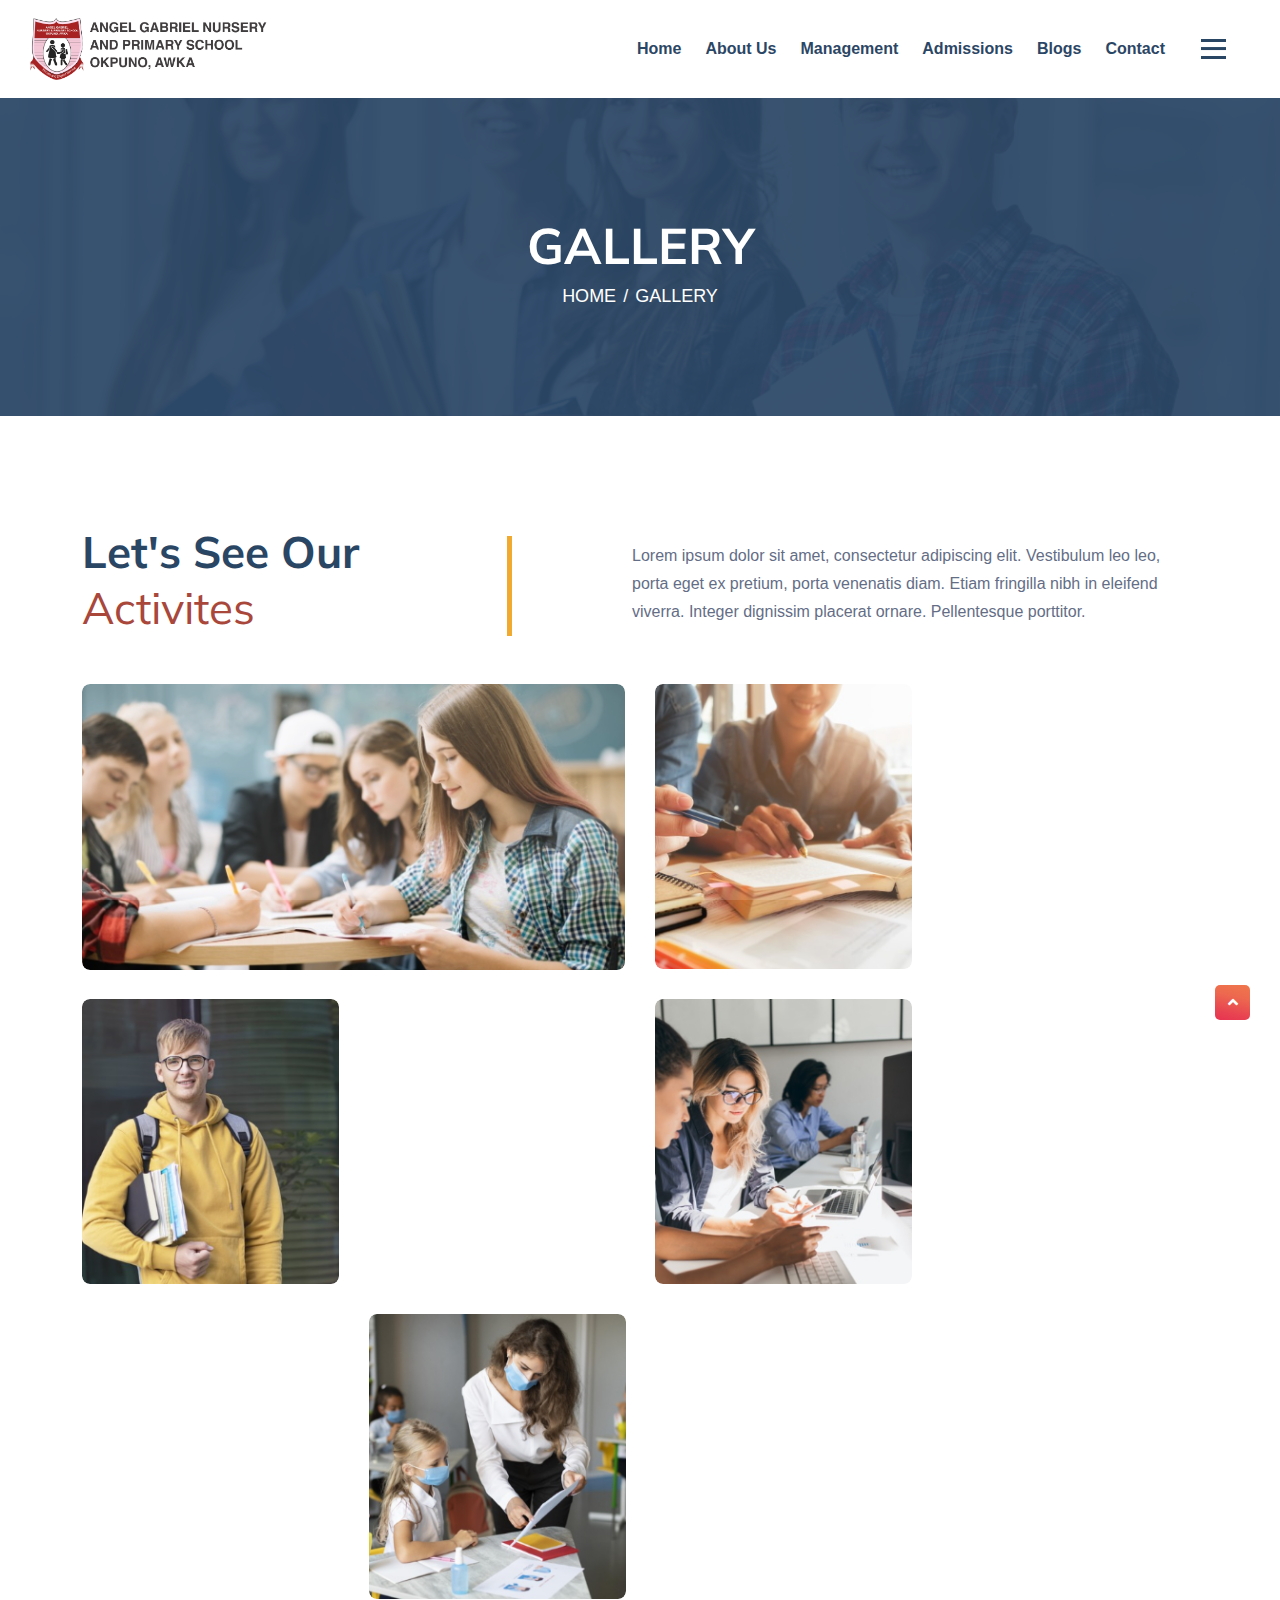
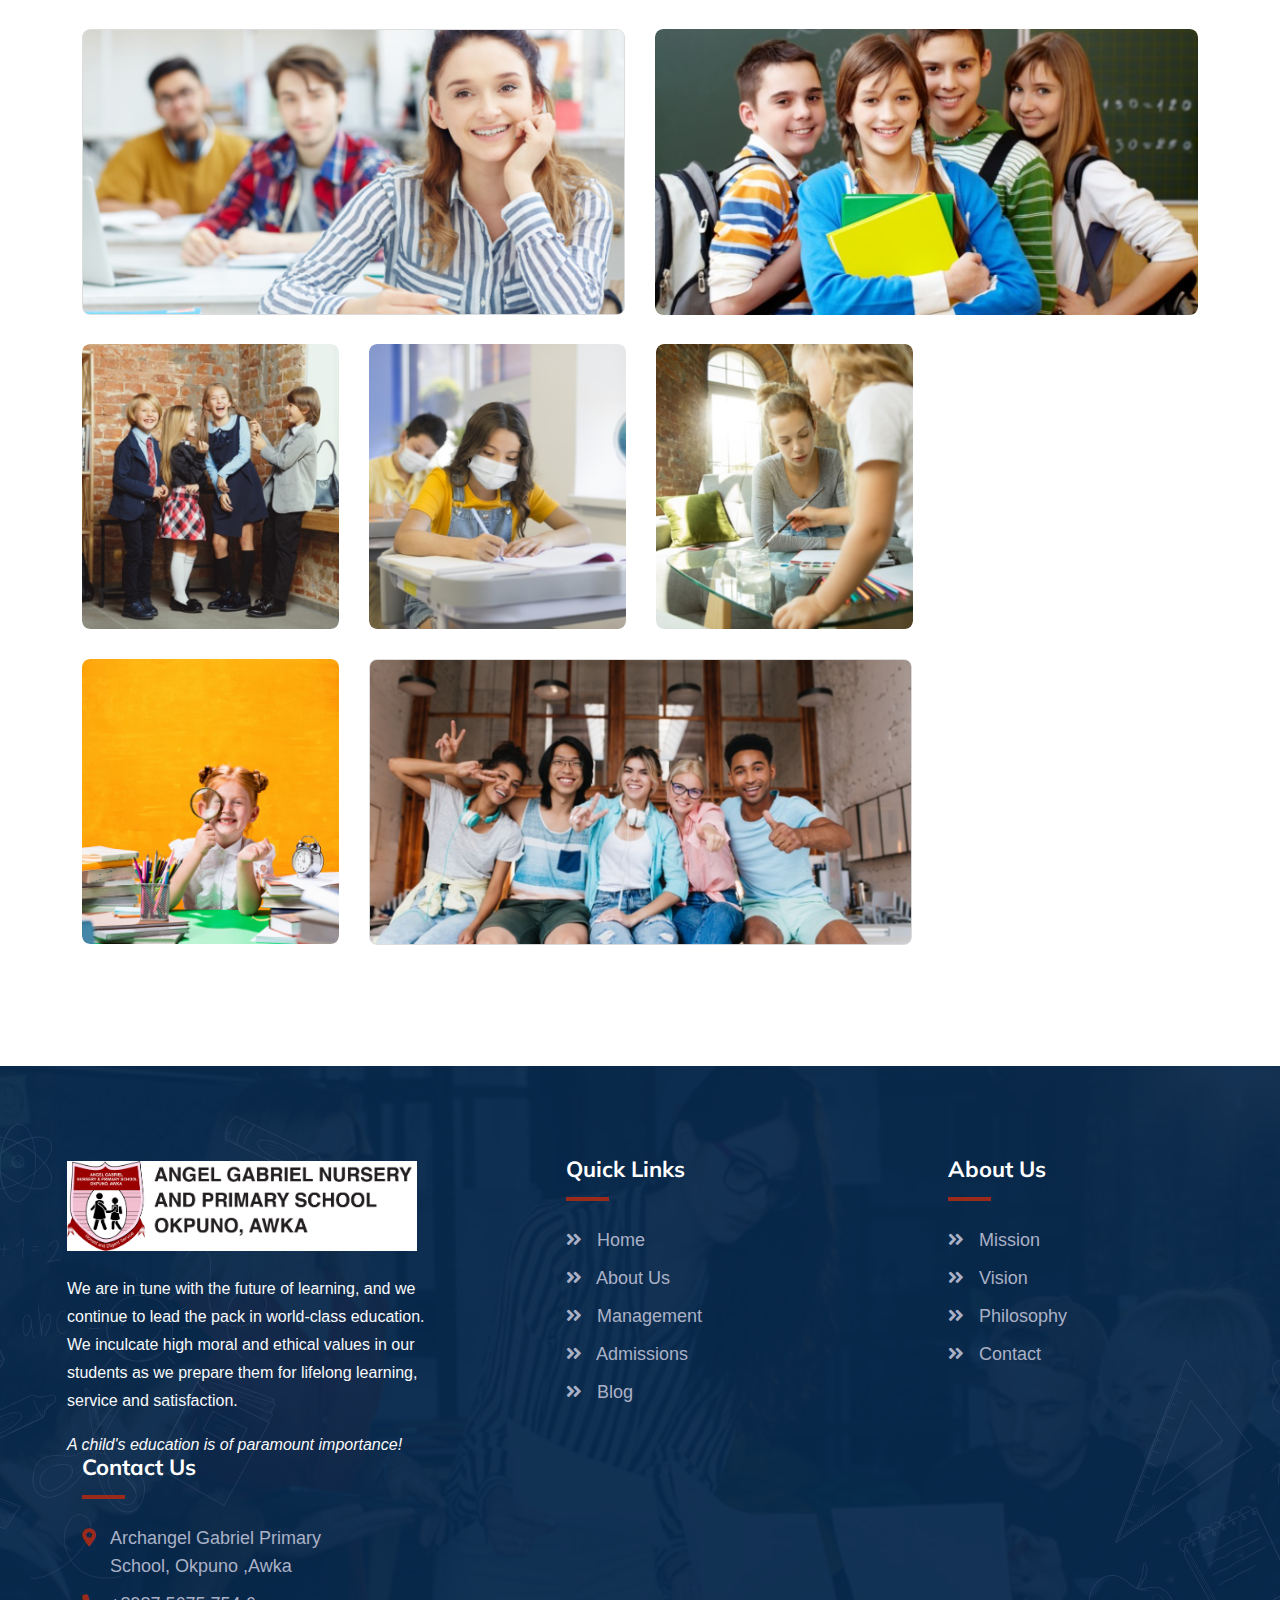
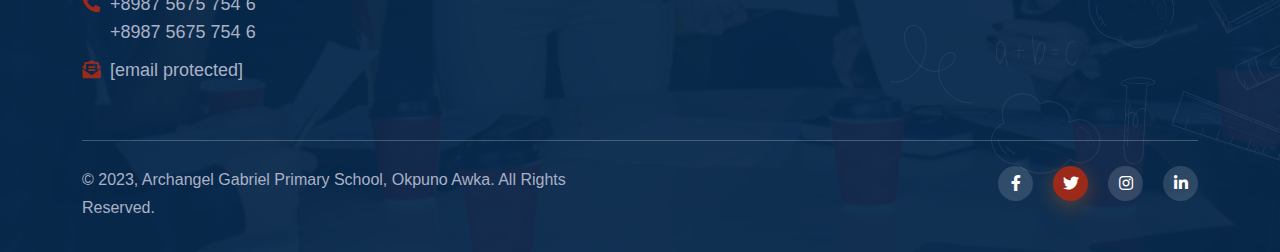
<file: gallery.html>
<!DOCTYPE html>
<html lang="en">

<head>
    <meta charset="UTF-8">
    <meta name="viewport" content="width=device-width, initial-scale=1.0">
    <meta http-equiv="X-UA-Compatible" content="ie=edge">

    <title>Archangel Gabriel Primary School, Okpuno Awka</title>

    <link rel="stylesheet" href="assets/css/bootstrap.min.css">
    <link rel="stylesheet" href="assets/css/all.min.css">
    <link rel="stylesheet" href="assets/css/animate.css">
    <link rel="stylesheet" href="assets/css/odometer.css">
    <link rel="stylesheet" href="assets/css/nice-select.css">
    <link rel="stylesheet" href="assets/css/owl.min.css">
    <link rel="stylesheet" href="assets/css/magnific-popup.css">
    <link rel="stylesheet" href="assets/css/flaticon.css">
    <link rel="stylesheet" href="assets/css/main.css">

    <link rel="shortcut icon" href="assets/images/favicon.ico" type="image/x-icon">
</head>


<body>



    <div class="all-sections">
        <!-- ~~~ Loader & Go-Top ~~~ -->
        <div class="overlayer"></div>
        <div class="loader">
            <div class="inner"></div>
        </div>
        <span class="go-top">
            <i class="fas fa-angle-up"></i>
        </span>
        <!-- ~~~ Loader & Go-Top ~~~ -->


        <!-- ~~~ Header Section ~~~ -->
        <header>
            <div class="custom-container">
                <div class="header-area">
                    <div class="logo">
                        <a href="index.html">
                            <img src="assets/images/agps/Angel-gabriel-primary-Okpuno.jpg" alt="logo">
                        </a>
                    </div>
                    <ul class="menu d-none d-lg-flex flex-wrap">
                        <li><a href="index.html">Home</a></li>
                        <li><a href="about.html">About Us</a></li>
                        <li><a href="management.html">Management</a></li>
                        <li><a href="admissions.html">Admissions</a></li>
                        <li><a href="blog.html">Blogs</a></li>
                        <li><a href="contact.html">Contact</a></li>
                    </ul>
                    <div class="header-bar mx-4">
                        <span></span>
                        <span></span>
                        <span></span>
                    </div>
                    <a href="portal.html" class="custom-button"><i class="fas fa-user"></i><span>Portal</span></a>
                </div>
            </div>
        </header>
        <!-- ~~~ Header Section ~~~ -->

        <!-- ~~~ Mobile Menu ~~~ -->
        <div class="mobile-menu">
            <span class="close-mobile-menu">
                <i class="fas fa-times"></i>
            </span>
            <div class="w-100 d-flex flex-wrap justify-content-center align-items-center">
                <div class="w-100 d-lg-none">
                    <ul class="menu">
                        <li><a href="index.html">Home</a></li>
                        <li><a href="about.html">About Us</a></li>
                        <li><a href="management.html">Management</a></li>
                        <li><a href="admissions.html">Admissions</a></li>
                        <li><a href="blog.html">Blogs</a></li>
                        <li><a href="contact.html">Contact</a></li>
                    </ul>
                </div>
                <a href="portal.html" class="custom-button"><i class="fas fa-user"></i><span>Portal</span></a>
            </div>
        </div>
        <!-- ~~~ Mobile Menu ~~~ -->


        <!-- ~~~ Hero Section ~~~ -->
        <section class="hero-section banner-overlay bg_img" data-img="assets/images/banner/banner-bg.jpg">
            
            <div class="custom-container">
                <div class="hero-content">
                    <h1 class="title uppercase cl-white">Gallery</h1>
                    <ul class="breadcrumb cl-white p-0 m-0">
                        <li>
                            <a href="index.html">Home</a>
                        </li>
                        <li>
                            Gallery
                        </li>
                    </ul>
                </div>
            </div>
        </section>
        <!-- ~~~ Hero Section ~~~ -->


        <!-- ~~~ Gallery Section ~~~ -->
        <section class="gallery-section pt-120 pb-120">
            <div class="container">
                <div class="d-flex flex-wrap align-items-center mb-5 mb-sm-5">
                    <div class="gallery-header-left">
                        <h2 class="title">Let's See Our <span class="cl-theme fw-400">Activites</span></h2>
                    </div>
                    <div class="gallery-header-right">
                        <p>Lorem ipsum dolor sit amet, consectetur adipiscing elit. Vestibulum leo leo, porta eget ex pretium, porta venenatis diam. Etiam fringilla nibh in eleifend viverra. Integer dignissim placerat ornare. Pellentesque porttitor.</p>
                    </div>
                </div>
                <div class="m--15">
                    <div class="grid-area">
                        <div class="grid-item item--lg">
                            <div class="gallery-img">
                                <div class="cont">
                                    <a href="assets/images/gallery/lg-1.png" class="magnific_img_popup">
                                        <i class="flaticon-add"></i>
                                    </a>
                                </div>
                                <img src="assets/images/gallery/01.png" alt="gallery">
                            </div>
                        </div>
                        <div class="grid-item">
                            <div class="gallery-img">
                                <div class="cont">
                                    <a href="assets/images/gallery/lg-2.png" class="magnific_img_popup">
                                        <i class="flaticon-add"></i>
                                    </a>
                                </div>
                                <img src="assets/images/gallery/02.png" alt="gallery">
                            </div>
                        </div>
                        <div class="grid-item">
                            <div class="gallery-img">
                                <div class="cont">
                                    <a href="assets/images/gallery/lg-3.png" class="magnific_img_popup">
                                        <i class="flaticon-add"></i>
                                    </a>
                                </div>
                                <img src="assets/images/gallery/03.png" alt="gallery">
                            </div>
                        </div>
                        <div class="grid-item">
                            <div class="gallery-img">
                                <div class="cont">
                                    <a href="assets/images/gallery/lg-4.png" class="magnific_img_popup">
                                        <i class="flaticon-add"></i>
                                    </a>
                                </div>
                                <img src="assets/images/gallery/04.png" alt="gallery">
                            </div>
                        </div>
                        <div class="grid-item">
                            <div class="gallery-img">
                                <div class="cont">
                                    <a href="assets/images/gallery/lg-5.png" class="magnific_img_popup">
                                        <i class="flaticon-add"></i>
                                    </a>
                                </div>
                                <img src="assets/images/gallery/05.png" alt="gallery">
                            </div>
                        </div>
                        <div class="grid-item item--lg">
                            <div class="gallery-img">
                                <div class="cont">
                                    <a href="assets/images/gallery/lg-6.png" class="magnific_img_popup">
                                        <i class="flaticon-add"></i>
                                    </a>
                                </div>
                                <img src="assets/images/gallery/06.png" alt="gallery">
                            </div>
                        </div>
                        <div class="grid-item item--lg">
                            <div class="gallery-img">
                                <div class="cont">
                                    <a href="assets/images/gallery/lg-7.png" class="magnific_img_popup">
                                        <i class="flaticon-add"></i>
                                    </a>
                                </div>
                                <img src="assets/images/gallery/07.png" alt="gallery">
                            </div>
                        </div>
                        <div class="grid-item">
                            <div class="gallery-img">
                                <div class="cont">
                                    <a href="assets/images/gallery/lg-8.png" class="magnific_img_popup">
                                        <i class="flaticon-add"></i>
                                    </a>
                                </div>
                                <img src="assets/images/gallery/08.png" alt="gallery">
                            </div>
                        </div>
                        <div class="grid-item">
                            <div class="gallery-img">
                                <div class="cont">
                                    <a href="assets/images/gallery/lg-9.png" class="magnific_img_popup">
                                        <i class="flaticon-add"></i>
                                    </a>
                                </div>
                                <img src="assets/images/gallery/09.png" alt="gallery">
                            </div>
                        </div>
                        <div class="grid-item">
                            <div class="gallery-img">
                                <div class="cont">
                                    <a href="assets/images/gallery/lg-10.png" class="magnific_img_popup">
                                        <i class="flaticon-add"></i>
                                    </a>
                                </div>
                                <img src="assets/images/gallery/10.png" alt="gallery">
                            </div>
                        </div>
                        <div class="grid-item">
                            <div class="gallery-img">
                                <div class="cont">
                                    <a href="assets/images/gallery/lg-11.png" class="magnific_img_popup">
                                        <i class="flaticon-add"></i>
                                    </a>
                                </div>
                                <img src="assets/images/gallery/11.png" alt="gallery">
                            </div>
                        </div>
                        <div class="grid-item item--lg">
                            <div class="gallery-img">
                                <div class="cont">
                                    <a href="assets/images/gallery/lg-12.png" class="magnific_img_popup">
                                        <i class="flaticon-add"></i>
                                    </a>
                                </div>
                                <img src="assets/images/gallery/12.png" alt="gallery">
                            </div>
                        </div>
                    </div>
                </div>
                <!-- <div class="text-center load-more mt-5">
                    <a href="#0" class="custom-button theme-one">load more courses <i class="fas fa-angle-right"></i></a>
                </div> -->
            </div>
        </section>
        <!-- ~~~ Gallery Section ~~~ -->


        <!-- ~~~ Footer Section ~~~ -->
        <footer class="bg_img" data-img="assets/images/footer/footer-bg.jpg">
            <div class="footer-section oh pos-rel">
                <div class="course-top-shape">
                    <img src="assets/images/course/course-top-shape.png" alt="course">
                </div>
                <div class="course-bottom-shape">
                    <img src="assets/images/course/course-bottom-shape.png" alt="course">
                </div>
                <div class="container">
                    <div class="footer-top">
                        <div class="footer-area">
                            <div class="col-md-4">
                                <div class="thumb">
                                    <a href="index.html">
                                        <img src="assets/images/agps/Angel-gabriel-primary-Okpuno.jpg" width="350px" alt="footer">
                                    </a>
                                </div>
                                <p class="text-light mt-4">We are in tune with the future of learning, and we continue to lead the pack in world-class education. We inculcate high moral and ethical values in our students as we prepare them for lifelong learning, service and satisfaction.</p>
                                <em class="text-light">A child's education is of paramount importance!</em>
                            </div>
                            <div class="footer-widget widget-link">
                                <h5 class="title">Quick Links</h5>
                                <ul>
                                    <li><a href="index.html"><i class="fas fa-angle-double-right mt-1"></i> &nbsp; Home</a></li>
                                    <li><a href="about.html"><i class="fas fa-angle-double-right mt-1"></i> &nbsp; About Us</a></li>
                                    <li><a href="management.html"><i class="fas fa-angle-double-right mt-1"></i> &nbsp; Management</a></li>
                                    <li><a href="admissions.html"><i class="fas fa-angle-double-right mt-1"></i> &nbsp; Admissions</a></li>
                                    <li><a href="blog.html"><i class="fas fa-angle-double-right mt-1"></i> &nbsp; Blog</a></li>
                                </ul>
                            </div>
                            <div class="footer-widget widget-link">
                                <h5 class="title">About Us</h5>
                                <ul>
                                    <li><a href="about.html#missionVision"><i class="fas fa-angle-double-right mt-1"></i> &nbsp; Mission</a></li>
                                    <li><a href="about.html#missionVision"><i class="fas fa-angle-double-right mt-1"></i> &nbsp; Vision</a></li>
                                    <li><a href="about.html#missionVision"><i class="fas fa-angle-double-right mt-1"></i> &nbsp; Philosophy</a></li>
                                    <li><a href="contact.html"><i class="fas fa-angle-double-right mt-1"></i> &nbsp; Contact</a></li>
                                </ul>
                            </div>
                            <div class="footer-widget widget-info">
                                <h5 class="title">Contact Us</h5>
                                <ul>
                                    <li>
                                        <div class="icon">
                                            <i class="fas fa-map-marker-alt"></i>
                                        </div>
                                        <div class="content">
                                            <span>Archangel Gabriel Primary School, Okpuno ,Awka</span>
                                        </div>
                                    </li>
                                    <li>
                                        <div class="icon">
                                            <i class="fas fa-phone-alt"></i>
                                        </div>
                                        <div class="content">
                                            <a href="Tel:+880551251558">+8987 5675 754 6</a>
                                            <a href="Tel:+880551251558">+8987 5675 754 6</a>
                                        </div>
                                    </li>
                                    <li>
                                        <div class="icon">
                                            <i class="fas fa-envelope-open-text"></i>
                                        </div>
                                        <div class="content">
                                            <a href="Mailto:info@exampleweb.com"><span class="__cf_email__" data-cfemail="e0898e868fa08598818d908c85978582ce838f8d">[email&#160;protected]</span></a>
                                        </div>
                                    </li>
                                </ul>
                            </div>
                        </div>
                    </div>
                    <div class="copyright-area">
                        <div class="left">
                            <p>&copy; 2023, Archangel Gabriel Primary School, Okpuno Awka. All Rights Reserved.</p>
                        </div>
                        <div class="right">
                            <ul class="social-icons">
                                <li>
                                    <a href="#0"><i class="fab fa-facebook-f"></i></a>
                                </li>
                                <li>
                                    <a href="#0" class="active"><i class="fab fa-twitter"></i></a>
                                </li>
                                <li>
                                    <a href="#0"><i class="fab fa-instagram"></i></a>
                                </li>
                                <li>
                                    <a href="#0"><i class="fab fa-linkedin-in"></i></a>
                                </li>
                            </ul>
                        </div>
                    </div>
                </div>
            </div>
        </footer>
        <!-- ~~~ Footer Section ~~~ -->
    </div>


    <script data-cfasync="false" src="https://bestwpware.com/cdn-cgi/scripts/5c5dd728/cloudflare-static/email-decode.min.js"></script>
    <script src="assets/js/jquery-3.6.0.min.js"></script>
    
    <script src="assets/js/bootstrap.min.js"></script>
    <script src="assets/js/isotope.pkgd.min.js"></script>
    <script src="assets/js/magnific-popup.min.js"></script>
    
    <script src="assets/js/odometer.min.js"></script>
    <script src="assets/js/viewport.jquery.js"></script>
    <script src="assets/js/nice-select.js"></script>
    <script src="assets/js/owl.min.js"></script>
    <script src="assets/js/main.js"></script>
</body>

</html>
</file>
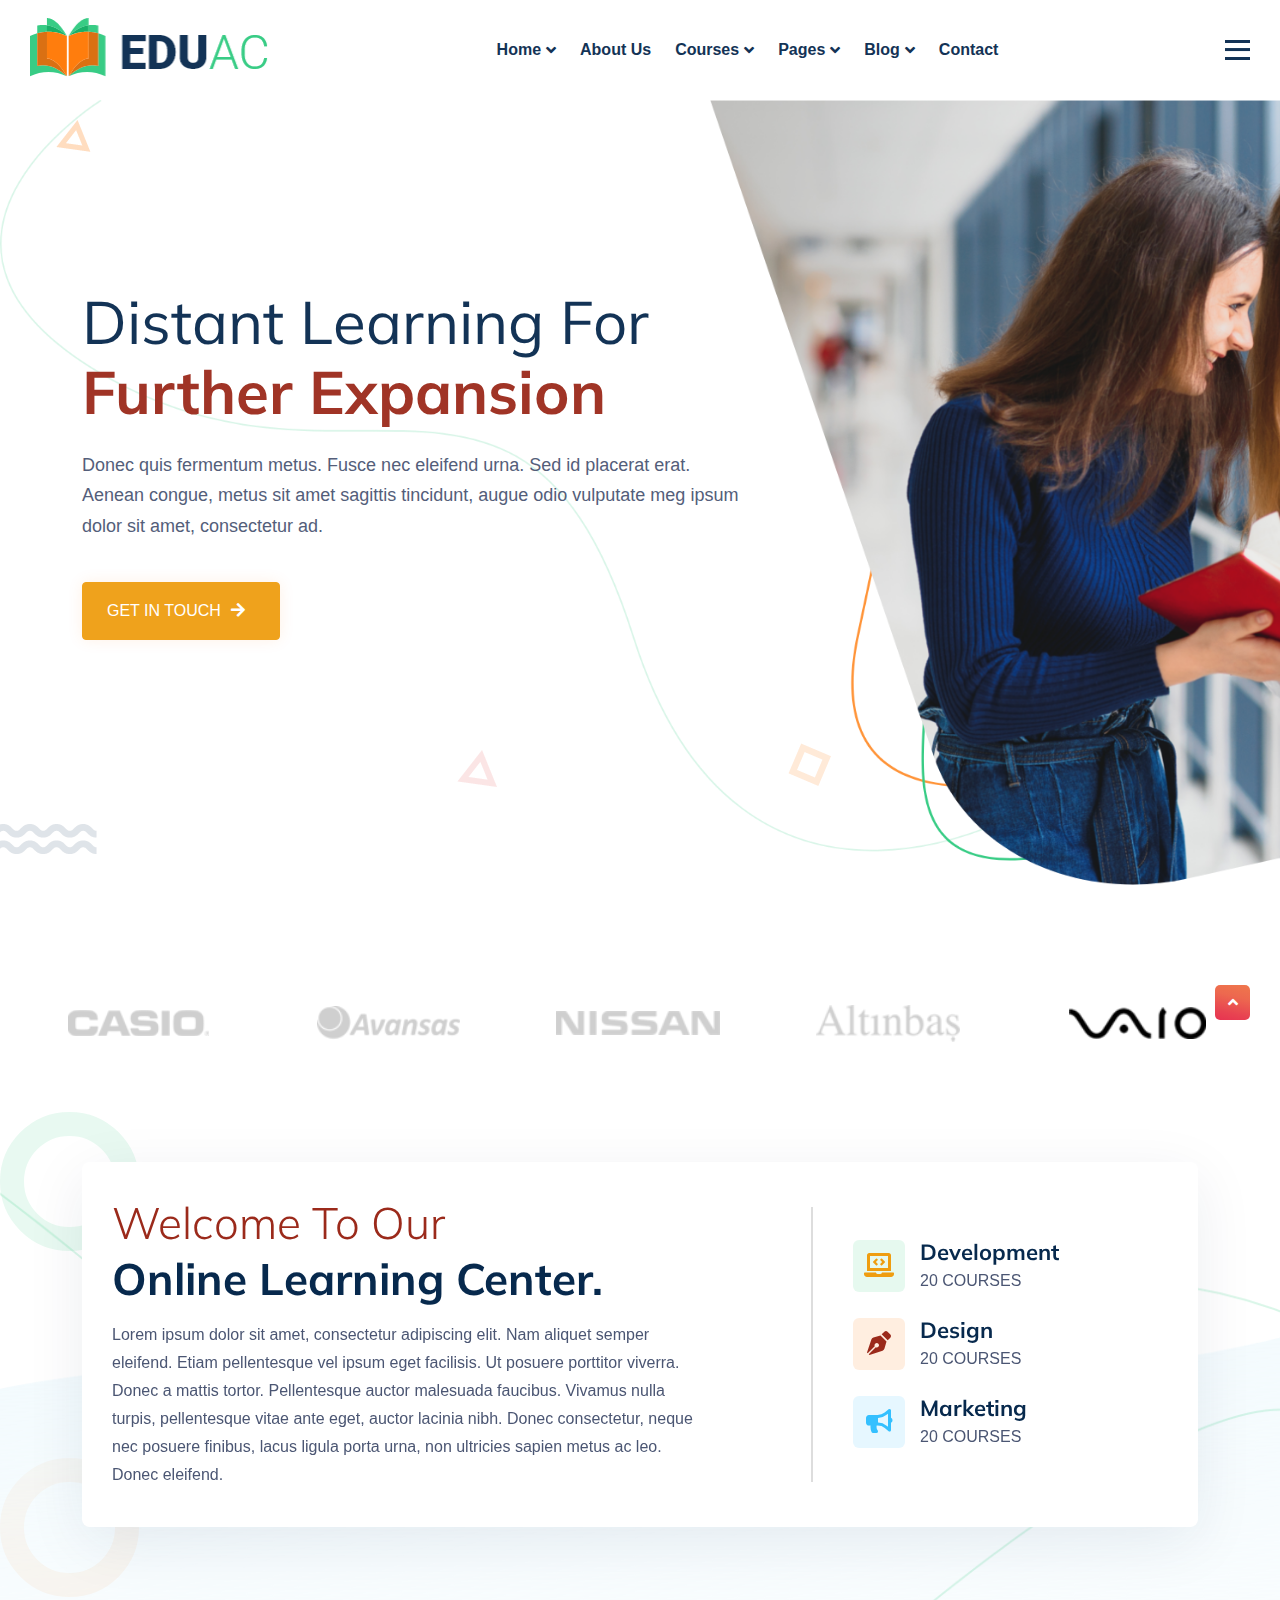
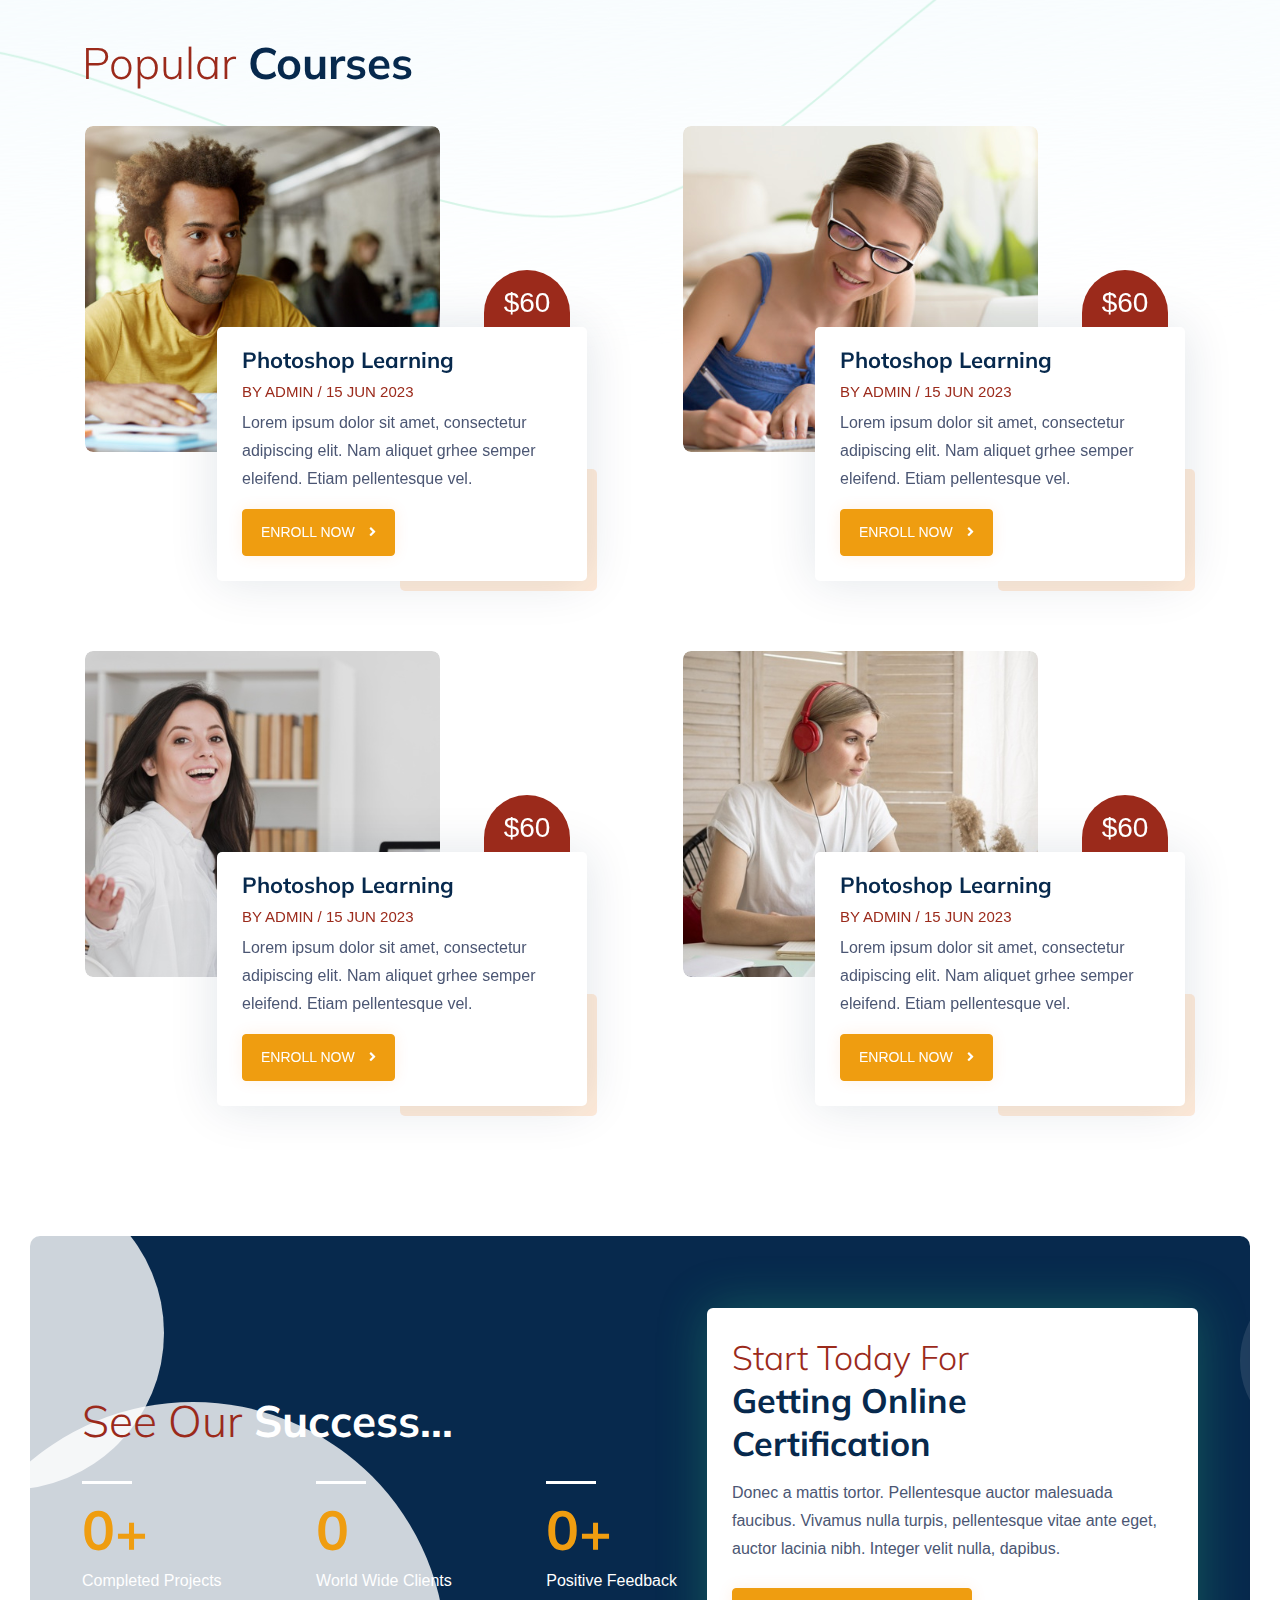
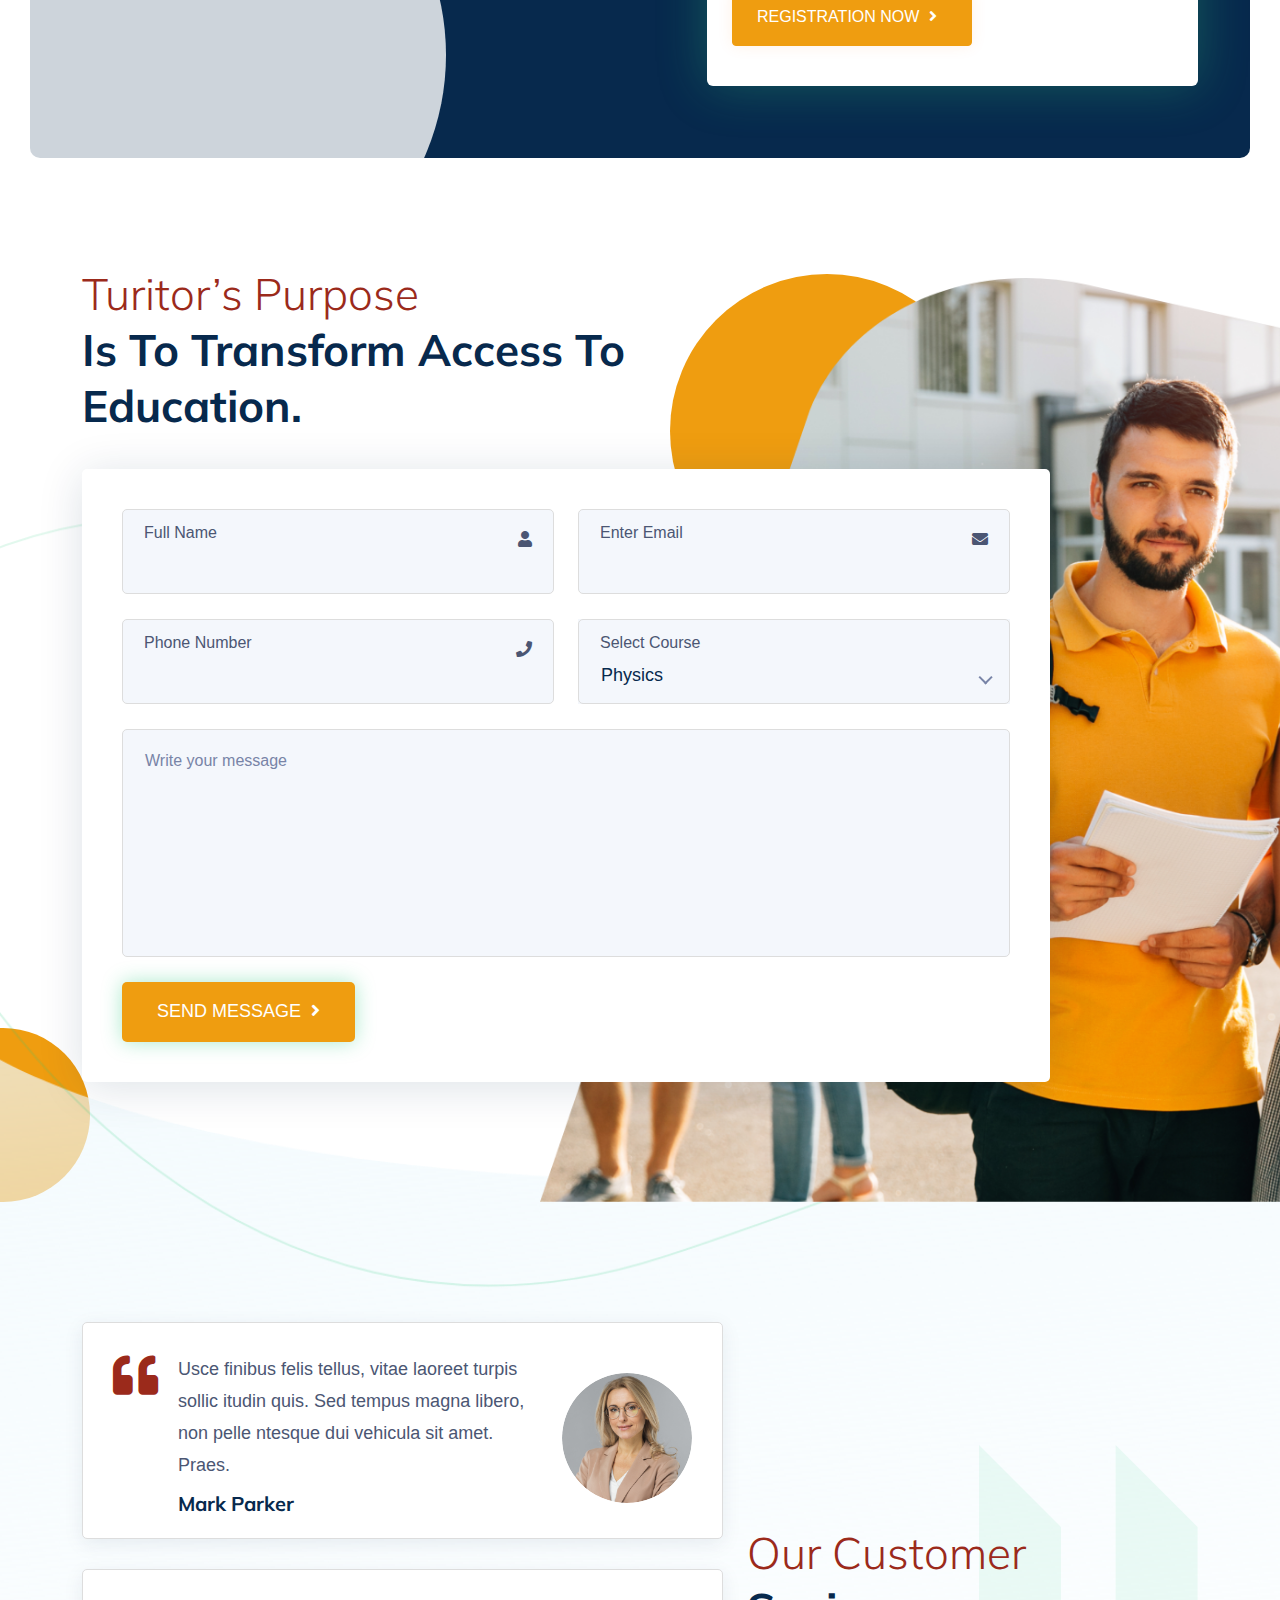
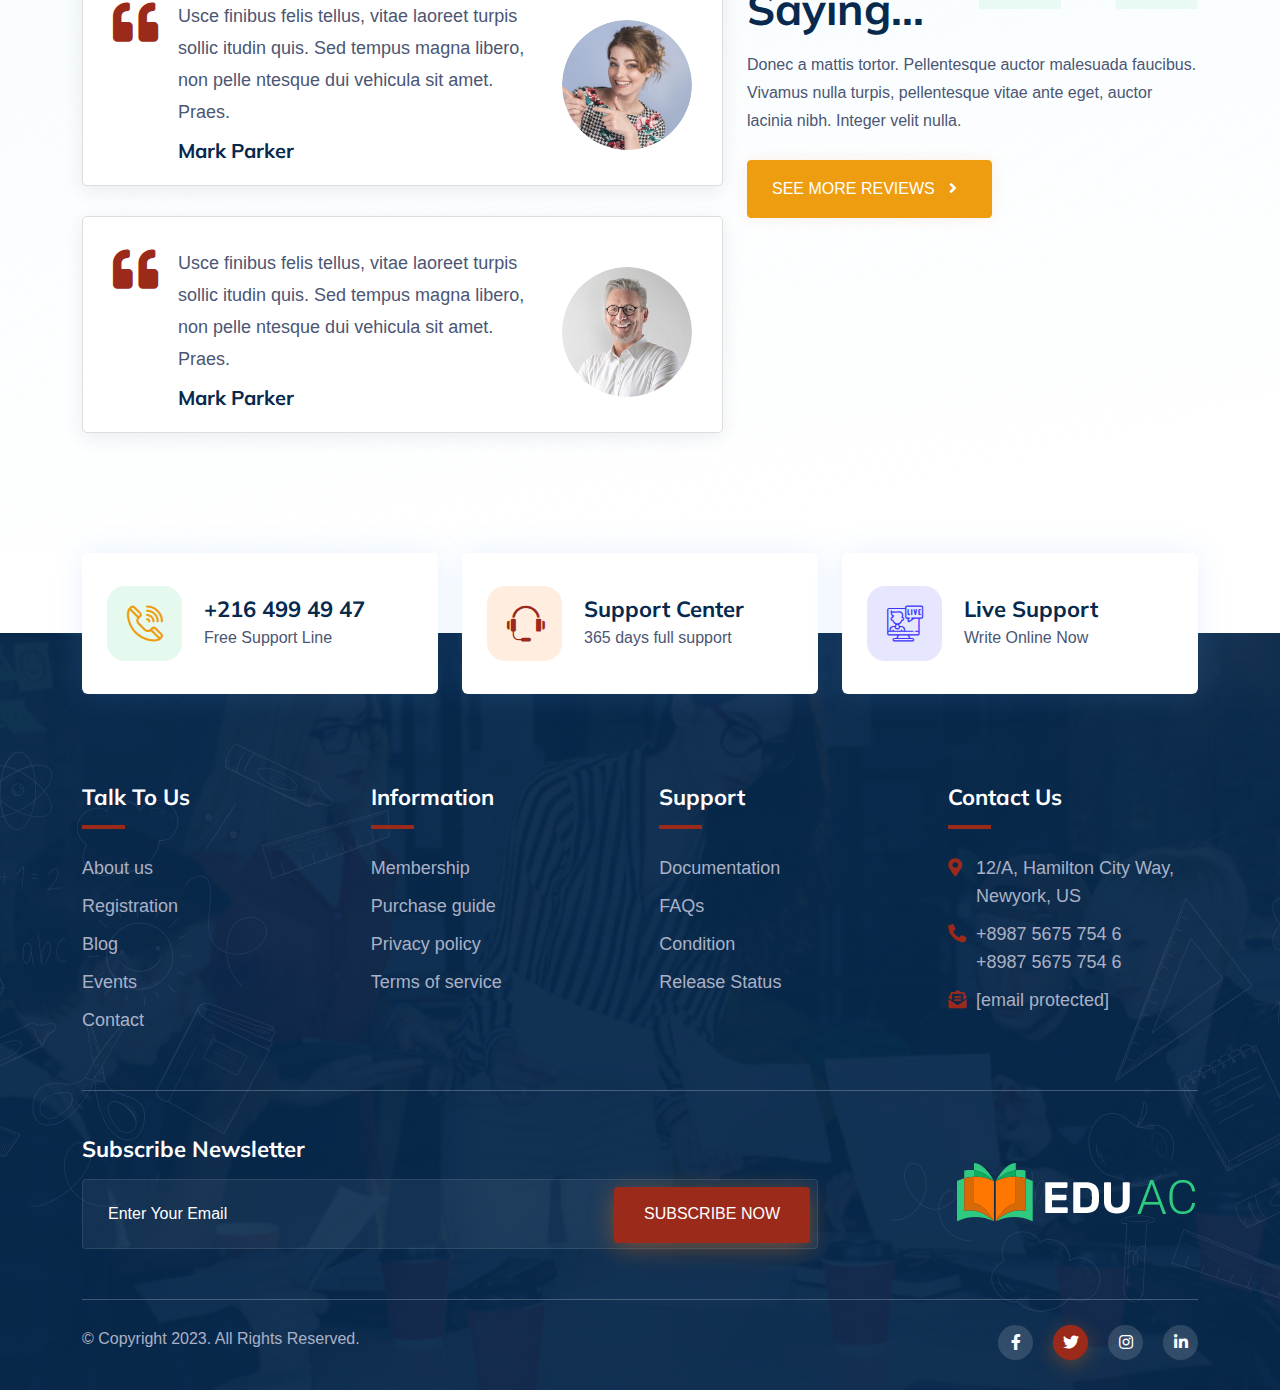
<file: index-2.html>
<!DOCTYPE html>
<html lang="en">


<!-- Mirrored from bestwpware.com/html/tf/eduac-demo/demo/index-2.html by HTTrack Website Copier/3.x [XR&CO'2014], Wed, 11 Oct 2023 15:47:57 GMT -->
<head>
    <meta charset="UTF-8">
    <meta name="viewport" content="width=device-width, initial-scale=1.0">
    <meta http-equiv="X-UA-Compatible" content="ie=edge">

    <title>Eduac - Online Education HTML Template</title>

    <link rel="stylesheet" href="assets/css/bootstrap.min.css">
    <link rel="stylesheet" href="assets/css/all.min.css">
    <link rel="stylesheet" href="assets/css/animate.css">
    <link rel="stylesheet" href="assets/css/odometer.css">
    <link rel="stylesheet" href="assets/css/nice-select.css">
    <link rel="stylesheet" href="assets/css/owl.min.css">
    <link rel="stylesheet" href="assets/css/magnific-popup.css">
    <link rel="stylesheet" href="assets/css/flaticon.css">
    <link rel="stylesheet" href="assets/css/main.css">

    <link rel="shortcut icon" href="assets/images/favicon.png" type="image/x-icon">
</head>


<body>



    <div class="all-sections">
        <!-- ~~~ Loader & Go-Top ~~~ -->
        <div class="overlayer"></div>
        <div class="loader">
            <div class="inner"></div>
        </div>
        <span class="go-top">
            <i class="fas fa-angle-up"></i>
        </span>
        <!-- ~~~ Loader & Go-Top ~~~ -->


        <!-- ~~~ Header Section ~~~ -->
        <header>
            <div class="custom-container">
                <div class="header-area">
                    <div class="logo">
                        <a href="index.html">
                            <img src="assets/images/logo/logo.png" alt="logo">
                        </a>
                    </div>
                    <ul class="menu d-none d-lg-flex flex-wrap">
                        <li>
                            <a href="#0">Home</a>
                            <ul class="submenu">
                                <li>
                                    <a href="index.html">Home 1</a>
                                </li>
                                <li>
                                    <a href="index-2.html">Home 2</a>
                                </li>
                            </ul>
                        </li>
                        <li>
                            <a href="about.html">About Us</a>
                        </li>
                        <li>
                            <a href="#0">Courses</a>
                            <ul class="submenu">
                                <li>
                                    <a href="courses.html">Courses</a>
                                </li>
                                <li>
                                    <a href="course-details.html">Course Details</a>
                                </li>
                            </ul>
                        </li>
                        <li>
                            <a href="#0">Pages</a>
                            <ul class="submenu">
                                <li>
                                    <a href="instructor.html">Instructor</a>
                                </li>
                                <li>
                                    <a href="gallery.html">Gallery</a>
                                </li>
                                <li>
                                    <a href="events.html">Event</a>
                                </li>
                                <li>
                                    <a href="upcoming-events.html">Upcoming Events</a>
                                </li>
                            </ul>
                        </li>
                        <li>
                            <a href="#0">Blog</a>
                            <ul class="submenu">
                                <li>
                                    <a href="blog.html">Blogs</a>
                                </li>
                                <li>
                                    <a href="blog-details.html">Blog Details</a>
                                </li>
                            </ul>
                        </li>
                        <li>
                            <a href="contact.html">Contact</a>
                        </li>
                    </ul>
                    <div class="header-bar ml-4">
                        <span></span>
                        <span></span>
                        <span></span>
                    </div>
                    <form class="course-search-form ml-auto mr-4">
                        <select class="select-bar">
                            <option value="01">Category</option>
                            <option value="02">Physics</option>
                            <option value="03">Chemistry</option>
                            <option value="04">History</option>
                            <option value="05">Geometry</option>
                            <option value="06">LoremIp</option>
                            <option value="07">UI/UX</option>
                            <option value="08">Laravel</option>
                        </select>
                        <input type="text" name="name" placeholder="Search Courses">
                        <button type="submit"><i class="flaticon-loupe"></i></button>
                    </form>
                    <a href="#0" class="custom-button rounded"><i class="fas fa-user"></i><span>Sign Up</span></a>
                </div>
            </div>
        </header>
        <!-- ~~~ Header Section ~~~ -->

        <!-- ~~~ Mobile Menu ~~~ -->
        <div class="mobile-menu">
            <span class="close-mobile-menu">
                <i class="fas fa-times"></i>
            </span>
            <div class="w-100 d-flex flex-wrap justify-content-center align-items-center">
                <form class="course-search-form mr-sm-4">
                    <select class="select-bar">
                        <option value="01">Category</option>
                        <option value="02">Physics</option>
                        <option value="03">Chemistry</option>
                        <option value="04">History</option>
                        <option value="05">Geometry</option>
                        <option value="06">LoremIp</option>
                        <option value="07">UI/UX</option>
                        <option value="08">Laravel</option>
                    </select>
                    <input type="text" name="name" placeholder="Search Courses">
                    <button type="submit"><i class="flaticon-loupe"></i></button>
                </form>
                <a href="#0" class="custom-button rounded"><i class="fas fa-user"></i><span>Sign Up</span></a>
                <div class="w-100 d-lg-none">
                    <ul class="menu">
                        <li>
                            <a href="#0">Home</a>
                            <ul class="submenu">
                                <li>
                                    <a href="index.html">Home 1</a>
                                </li>
                                <li>
                                    <a href="index-2.html">Home 2</a>
                                </li>
                            </ul>
                        </li>
                        <li>
                            <a href="about.html">About Us</a>
                        </li>
                        <li>
                            <a href="#0">Courses</a>
                            <ul class="submenu">
                                <li>
                                    <a href="courses.html">Courses</a>
                                </li>
                                <li>
                                    <a href="course-details.html">Course Details</a>
                                </li>
                            </ul>
                        </li>
                        <li>
                            <a href="#0">Pages</a>
                            <ul class="submenu">
                                <li>
                                    <a href="instructor.html">Instructor</a>
                                </li>
                                <li>
                                    <a href="gallery.html">Gallery</a>
                                </li>
                                <li>
                                    <a href="events.html">Event</a>
                                </li>
                                <li>
                                    <a href="upcoming-events.html">Upcoming Events</a>
                                </li>
                            </ul>
                        </li>
                        <li>
                            <a href="#0">Blog</a>
                            <ul class="submenu">
                                <li>
                                    <a href="blog.html">Blogs</a>
                                </li>
                                <li>
                                    <a href="blog-details.html">Blog Details</a>
                                </li>
                            </ul>
                        </li>
                        <li>
                            <a href="contact.html">Contact</a>
                        </li>
                    </ul>
                </div>
            </div>
        </div>
        <!-- ~~~ Mobile Menu ~~~ -->


        <!-- ~~~ Banner Section ~~~ -->
        <section class="banner-section-2 oh">
            <div class="banner-line-shape bg_img left_bottom d-none d-xl-block" data-img="assets/images/banner/banner-line-shape.png"></div>
            <div class="triangle1-shape"><img src="assets/images/shapes/t1.png" alt="shapes"></div>
            <div class="triangle2-shape"><img src="assets/images/shapes/t2.png" alt="shapes"></div>
            <div class="rectangle1-shape"><img src="assets/images/shapes/r1.png" alt="shapes"></div>
            <div class="rectangle2-shape"><img src="assets/images/shapes/r2.png" alt="shapes"></div>
            <div class="target-shape"><img src="assets/images/shapes/target.png" alt="shapes"></div>
            <div class="water-shape"><img src="assets/images/shapes/water.png" alt="shapes"></div>
            <div class="banner-shape-bg bg_img left_bottom d-none d-xl-block" data-img="assets/images/banner/banner-2.png"></div>
            <div class="container">
                <div class="banner-content">
                    <h1 class="title capitalize"><span class="fw-400">Distant Learning for </span>
                        <span class="cl-theme">Further Expansion</span></h1>
                        <p>Donec quis fermentum metus. Fusce nec eleifend urna. Sed id placerat erat. Aenean congue, metus sit amet sagittis tincidunt, augue odio vulputate meg ipsum dolor sit amet, consectetur ad.</p>
                    <div class="banner-button-area">
                        <a href="#0" class="custom-button rounded btn-md theme-one">Get in Touch<i class="fas fa-arrow-right"></i></a>
                    </div>
                </div>
            </div>
        </section>
        <!-- ~~~ Banner Section ~~~ -->


        <!-- ~~~ Sponsor Section ~~~ -->
        <div class="sponsor-section pt-120">
            <div class="custom-container">
                <div class="sponsor-slider-2 owl-theme owl-carousel">
                    <div class="sponsor-thumb">
                        <img src="assets/images/sponsor/01.png" alt="sponsor">
                    </div>
                    <div class="sponsor-thumb">
                        <img src="assets/images/sponsor/02.png" alt="sponsor">
                    </div>
                    <div class="sponsor-thumb">
                        <img src="assets/images/sponsor/03.png" alt="sponsor">
                    </div>
                    <div class="sponsor-thumb">
                        <img src="assets/images/sponsor/04.png" alt="sponsor">
                    </div>
                    <div class="sponsor-thumb">
                        <img src="assets/images/sponsor/05.png" alt="sponsor">
                    </div>
                </div>
            </div>
        </div>
        <!-- ~~~ Sponsor Section ~~~ -->


        <!-- ~~~ About Section ~~~ -->
        <section class="about-section pt-120 pos-rel">
            <div class="line t-0"><img src="assets/images/shapes/line2.png" alt="shapes"></div>
            <div class="circle1"><img src="assets/images/shapes/circle1.png" alt="shapes"></div>
            <div class="circle2"><img src="assets/images/shapes/circle2.png" alt="shapes"></div>
            <div class="container">
                <div class="about-wrapper d-flex flex-wrap">
                    <div class="left-side">
                        <div class="content">
                            <div class="section-header left-style mb-lg-0">
                                <h2 class="title"><span class="d-md-block">Welcome to Our </span>Online Learning Center.</h2>
                                <p>Lorem ipsum dolor sit amet, consectetur adipiscing elit. Nam aliquet semper eleifend. Etiam pellentesque vel ipsum eget facilisis. Ut posuere porttitor viverra. Donec a mattis tortor. Pellentesque auctor malesuada faucibus. Vivamus nulla turpis, pellentesque vitae ante eget, auctor lacinia nibh. Donec consectetur, neque nec posuere finibus, lacus ligula porta urna, non ultricies sapien metus ac leo. Donec eleifend.</p>
                            </div>
                        </div>
                    </div>
                    <div class="right-side align-self-center">
                        <ul class="about-info">
                            <li>
                                <div class="icon">
                                    <i class="fas fa-laptop-code"></i>
                                </div>
                                <div class="cont">
                                    <h5 class="title">Development</h5>
                                    <span class="info">20 COURSES</span>
                                </div>
                            </li>
                            <li>
                                <div class="icon">
                                    <i class="fas fa-pen-nib"></i>
                                </div>
                                <div class="cont">
                                    <h5 class="title">Design</h5>
                                    <span class="info">20 COURSES</span>
                                </div>
                            </li>
                            <li>
                                <div class="icon">
                                    <i class="fas fa-bullhorn"></i>
                                </div>
                                <div class="cont">
                                    <h5 class="title">Marketing</h5>
                                    <span class="info">20 COURSES</span>
                                </div>
                            </li>
                        </ul>
                    </div>
                </div>
            </div>
        </section>
        <!-- ~~~ About Section ~~~ -->


        <!-- ~~~ Popular Courses 2 ~~~ -->
        <section class="course-section pt-120 pb-120 pos-rel">
            <div class="bg-shape-1 bg_img right_top d-none d-lg-block" data-img="assets/images/shapes/shape-2.png"></div>
            <div class="container">
                <div class="section-header">
                    <h2 class="title"><span>Popular</span> Courses</h2>
                </div>
                <div class="course-wrapper row justify-content-between mb-40-60-none">
                    <div class="course-item-2">
                        <div class="course-inner">
                            <div class="course-thumb">
                                <img src="assets/images/course/07.png" alt="course">
                            </div>
                            <div class="course-content">
                                <span class="price">$60</span>
                                <h5 class="title"><a href="course-details.html">Photoshop Learning</a></h5>
                                <span class="info cl-theme">BY ADMIN / 15 JUN 2023</span>
                                <p>Lorem ipsum dolor sit amet, consectetur 
                                    adipiscing elit. Nam aliquet grhee semper 
                                    eleifend. Etiam pellentesque vel.</p>
                                <a href="#0" class="custom-button theme-one rounded btn-sm"><span>Enroll Now</span> <i class="fas fa-angle-right"></i></a>
                            </div>
                        </div>
                    </div>
                    <div class="course-item-2">
                        <div class="course-inner">
                            <div class="course-thumb">
                                <img src="assets/images/course/08.png" alt="course">
                            </div>
                            <div class="course-content">
                                <span class="price">$60</span>
                                <h5 class="title"><a href="course-details.html">Photoshop Learning</a></h5>
                                <span class="info cl-theme">BY ADMIN / 15 JUN 2023</span>
                                <p>Lorem ipsum dolor sit amet, consectetur 
                                    adipiscing elit. Nam aliquet grhee semper 
                                    eleifend. Etiam pellentesque vel.</p>
                                <a href="#0" class="custom-button theme-one rounded btn-sm"><span>Enroll Now</span> <i class="fas fa-angle-right"></i></a>
                            </div>
                        </div>
                    </div>
                    <div class="course-item-2">
                        <div class="course-inner">
                            <div class="course-thumb">
                                <img src="assets/images/course/09.png" alt="course">
                            </div>
                            <div class="course-content">
                                <span class="price">$60</span>
                                <h5 class="title"><a href="course-details.html">Photoshop Learning</a></h5>
                                <span class="info cl-theme">BY ADMIN / 15 JUN 2023</span>
                                <p>Lorem ipsum dolor sit amet, consectetur 
                                    adipiscing elit. Nam aliquet grhee semper 
                                    eleifend. Etiam pellentesque vel.</p>
                                <a href="#0" class="custom-button theme-one rounded btn-sm"><span>Enroll Now</span> <i class="fas fa-angle-right"></i></a>
                            </div>
                        </div>
                    </div>
                    <div class="course-item-2">
                        <div class="course-inner">
                            <div class="course-thumb">
                                <img src="assets/images/course/10.png" alt="course">
                            </div>
                            <div class="course-content">
                                <span class="price">$60</span>
                                <h5 class="title"><a href="course-details.html">Photoshop Learning</a></h5>
                                <span class="info cl-theme">BY ADMIN / 15 JUN 2023</span>
                                <p>Lorem ipsum dolor sit amet, consectetur 
                                    adipiscing elit. Nam aliquet grhee semper 
                                    eleifend. Etiam pellentesque vel.</p>
                                <a href="#0" class="custom-button theme-one rounded btn-sm"><span>Enroll Now</span> <i class="fas fa-angle-right"></i></a>
                            </div>
                        </div>
                    </div>
                </div>
            </div>
        </section>
        <!-- ~~~ Popular Courses 2 ~~~ -->


        <!-- ~~~ Counter Section 2 ~~~ -->
        <section class="counter-section-2">
            <div class="custom-container px-max-md-0 pos-rel oh">
                <div class="counter-content-container px-max-md-0">
                    <span class="ball ball3 radius-anime"></span>
                    <span class="ball ball-lg ball4"></span>
                    <span class="ball ball-xl ball5"></span>
                    <div class="container">
                        <div class="d-flex flex-wrap align-items-center">
                            <div class="counter-wrapper-2">
                                <div class="section-header text-sm-left cl-white">
                                    <h2 class="title"><span>See Our</span> Success...</h2>
                                </div>
                                <div class="odo-wrap-2">
                                    <div class="odo-item-2">
                                        <div class="odo-head">
                                            <h2 class="title odometer" data-odo="1780">0</h2>
                                            <h2 class="title">+</h2>
                                        </div>
                                        <p>Completed Projects</p>
                                    </div>
                                    <div class="odo-item-2">
                                        <div class="odo-head">
                                            <h2 class="title odometer" data-odo="850">0</h2>
                                        </div>
                                        <p>World Wide Clients</p>
                                    </div>
                                    <div class="odo-item-2">
                                        <div class="odo-head">
                                            <h2 class="title odometer" data-odo="3260">0</h2>
                                            <h2 class="title">+</h2>
                                        </div>
                                        <p>Positive Feedback</p>
                                    </div>
                                </div>
                            </div>
                            <div class="counter-wrapper-3">
                                <div class="odo-right-wrap">
                                    <div class="section-header mb-0">
                                        <h2 class="title"><span class="d-lg-block">Start Today For</span> Getting Online Certification</h2>
                                        <p>Donec a mattis tortor. Pellentesque auctor malesuada 
                                            faucibus. Vivamus nulla turpis, pellentesque vitae ante eget, 
                                            auctor lacinia nibh. Integer velit nulla, dapibus.</p>
                                        <a href="#0" class="custom-button btn-md theme-one rounded mb-0">registration now<i class="fas fa-angle-right"></i></a>
                                    </div>
                                </div>
                            </div>
                        </div>
                    </div>
                </div>
            </div>
        </section>
        <!-- ~~~ Counter Section 2 ~~~ -->


        <!-- ~~~ Tutor Section ~~~ -->
        <section class="tutor-find-section pt-120 pb-120 pos-rel">
            <div class="line"><img src="assets/images/shapes/line.png" alt="shapes"></div>
            <span class="ball ball1"></span>
            <span class="ball ball2 ball-lg"></span>
            <div class="find-tutor-bg bg_img left_top d-none d-lg-block" data-img="assets/images/shapes/find-tutor.png"></div>
            <div class="container">
                <div class="row">
                    <div class="col-lg-8 col-xl-6">
                        <div class="section-header left-style">
                            <h2 class="title"><span class="d-block">Turitor’s Purpose </span>is to Transform Access to Education.</h2>
                        </div>
                    </div>
                </div>
                <div class="find-tutor-wrapper">
                    <form class="find-tutor-form row">
                        <div class="col-md-6">
                            <div class="apply-group mb-25">
                                <label for="name" class="label-name">Full Name</label>
                                <label for="name" class="label-icon"><i class="fas fa-user"></i></label>
                                <input type="text" id="name" name="name">
                            </div>
                        </div>
                        <div class="col-md-6">
                            <div class="apply-group mb-25">
                                <label for="email" class="label-name">Enter Email</label>
                                <label for="email" class="label-icon"><i class="fas fa-envelope"></i></label>
                                <input type="text" id="email" name="email">
                            </div>
                        </div>
                        <div class="col-md-6">
                            <div class="apply-group mb-25">
                                <label for="phone" class="label-name">Phone Number</label>
                                <label for="phone" class="label-icon"><i class="fas fa-phone"></i></label>
                                <input type="text" id="phone" name="phone">
                            </div>
                        </div>
                        <div class="col-md-6">
                            <div class="apply-group mb-25">
                                <label for="phone" class="label-name">Select Course</label>
                                <div class="select-item">
                                    <select class="select-bar">
                                        <option value="02">Physics</option>
                                        <option value="03">Chemistry</option>
                                        <option value="04">History</option>
                                        <option value="05">Geometry</option>
                                        <option value="06">LoremIp</option>
                                        <option value="07">UI/UX</option>
                                        <option value="08">Laravel</option>
                                    </select>
                                </div>
                            </div>
                        </div>
                        <div class="col-md-12">
                            <div class="apply-group mb-25">
                                <textarea placeholder="Write your message"></textarea>
                            </div>
                        </div>
                        <div class="col-md-6">
                            <div class="apply-group mb-0">
                                <button type="submit" class="btn-sm bg-1 shadow-1">Send Message <i class="fas fa-angle-right"></i></button>
                            </div>
                        </div>
                    </form>
                </div>
            </div>
        </section>
        <!-- ~~~ Tutor Section ~~~ -->


        <!-- ~~~ Testimonial Section Two ~~~ -->
        <section class="testimonial-section-two pt-120 pb-120 pos-rel bg_max_lg_gradiend">
            <div class="bg-shape-1 bg_img left_top" data-img="assets/images/shapes/shape.png"></div>
            <div class="container">
                <div class="row flex-wrap-reverse align-items-center">
                    <div class="col-lg-7">
                        <div class="testimonial-two-wrapper mb-30-none">
                            <div class="testimonial-item-2">
                                <div class="testimonial-content">
                                    <div class="icon">
                                        <i class="fas fa-quote-left"></i>
                                    </div>
                                    <div class="content">
                                        <p>Usce finibus felis tellus, vitae laoreet turpis sollic itudin quis. Sed tempus magna libero, non pelle ntesque dui vehicula sit amet. Praes.</p>
                                        <h6 class="title">Mark Parker</h6>
                                    </div>
                                </div>
                                <div class="testimonial-thumb">
                                    <img src="assets/images/client/client02.png" alt="client">
                                </div>
                            </div>
                            <div class="testimonial-item-2">
                                <div class="testimonial-content">
                                    <div class="icon">
                                        <i class="fas fa-quote-left"></i>
                                    </div>
                                    <div class="content">
                                        <p>Usce finibus felis tellus, vitae laoreet turpis sollic itudin quis. Sed tempus magna libero, non pelle ntesque dui vehicula sit amet. Praes.</p>
                                        <h6 class="title">Mark Parker</h6>
                                    </div>
                                </div>
                                <div class="testimonial-thumb">
                                    <img src="assets/images/client/client03.png" alt="client">
                                </div>
                            </div>
                            <div class="testimonial-item-2">
                                <div class="testimonial-content">
                                    <div class="icon">
                                        <i class="fas fa-quote-left"></i>
                                    </div>
                                    <div class="content">
                                        <p>Usce finibus felis tellus, vitae laoreet turpis sollic itudin quis. Sed tempus magna libero, non pelle ntesque dui vehicula sit amet. Praes.</p>
                                        <h6 class="title">Mark Parker</h6>
                                    </div>
                                </div>
                                <div class="testimonial-thumb">
                                    <img src="assets/images/client/client04.png" alt="client">
                                </div>
                            </div>
                        </div>
                    </div>
                    <div class="col-lg-5">
                        <div class="section-header left-style mb-lg-0">
                            <div class="quote-shape">
                                <img src="assets/css/img/client-quote.png" alt="css">
                            </div>
                            <h2 class="title"><span>Our Customer</span> Saying...</h2>
                            <p>Donec a mattis tortor. Pellentesque auctor malesuada 
                                faucibus. Vivamus nulla turpis, pellentesque vitae ante eget, 
                                auctor lacinia nibh. Integer velit nulla.</p>
                            <a href="#0" class="custom-button btn-md theme-one rounded mb-0">See More Reviews <i class="fas fa-angle-right"></i></a>
                        </div>
                    </div>
                </div>
            </div>
        </section>
        <!-- ~~~ Testimonial Section Two ~~~ -->


        <!-- ~~~ Footer Section ~~~ -->
        <footer class="bg_img mt-80" data-img="assets/images/footer/footer-bg.jpg">
            <div class="footer-support">
                <div class="container">
                    <div class="row justify-content-center">
                        <div class="col-lg-4 col-md-6 col-sm-10">
                            <div class="footer-support-item">
                                <div class="icon">
                                    <i class="flaticon-phone-call"></i>
                                </div>
                                <div class="content">
                                    <h5 class="title">+216 499 49 47</h5>
                                    <span class="info">Free Support Line</span>
                                </div>
                            </div>
                        </div>
                        <div class="col-lg-4 col-md-6 col-sm-10">
                            <div class="footer-support-item">
                                <div class="icon">
                                    <i class="flaticon-headphone"></i>
                                </div>
                                <div class="content">
                                    <h5 class="title">Support Center</h5>
                                    <span class="info">365 days full support</span>
                                </div>
                            </div>
                        </div>
                        <div class="col-lg-4 col-md-6 col-sm-10">
                            <div class="footer-support-item">
                                <div class="icon">
                                    <i class="flaticon-live"></i>
                                </div>
                                <div class="content">
                                    <h5 class="title">Live Support</h5>
                                    <span class="info">Write Online Now</span>
                                </div>
                            </div>
                        </div>
                    </div>
                </div>
            </div>
            <div class="footer-section oh pos-rel">
                <div class="course-top-shape">
                    <img src="assets/images/course/course-top-shape.png" alt="course">
                </div>
                <div class="course-bottom-shape">
                    <img src="assets/images/course/course-bottom-shape.png" alt="course">
                </div>
                <div class="container">
                    <div class="footer-top">
                        <div class="footer-area">
                            <div class="footer-widget widget-link">
                                <h5 class="title">Talk to Us</h5>
                                <ul>
                                    <li>
                                        <a href="#0">About us</a>
                                    </li>
                                    <li>
                                        <a href="#0">Registration</a>
                                    </li>
                                    <li>
                                        <a href="#0">Blog</a>
                                    </li>
                                    <li>
                                        <a href="#0">Events</a>
                                    </li>
                                    <li>
                                        <a href="#0">Contact</a>
                                    </li>
                                </ul>
                            </div>
                            <div class="footer-widget widget-link">
                                <h5 class="title">Information</h5>
                                <ul>
                                    <li>
                                        <a href="#0">Membership</a>
                                    </li>
                                    <li>
                                        <a href="#0">Purchase guide</a>
                                    </li>
                                    <li>
                                        <a href="#0">Privacy policy</a>
                                    </li>
                                    <li>
                                        <a href="#0">Terms of service</a>
                                    </li>
                                </ul>
                            </div>
                            <div class="footer-widget widget-link">
                                <h5 class="title">Support</h5>
                                <ul>
                                    <li>
                                        <a href="#0">Documentation</a>
                                    </li>
                                    <li>
                                        <a href="#0">FAQs</a>
                                    </li>
                                    <li>
                                        <a href="#0">Condition</a>
                                    </li>
                                    <li>
                                        <a href="#0">Release Status</a>
                                    </li>
                                </ul>
                            </div>
                            <div class="footer-widget widget-info">
                                <h5 class="title">Contact Us</h5>
                                <ul>
                                    <li>
                                        <div class="icon">
                                            <i class="fas fa-map-marker-alt"></i>
                                        </div>
                                        <div class="content">
                                            <span>12/A, Hamilton City Way, Newyork, US</span>
                                        </div>
                                    </li>
                                    <li>
                                        <div class="icon">
                                            <i class="fas fa-phone-alt"></i>
                                        </div>
                                        <div class="content">
                                            <a href="Tel:+880551251558">+8987 5675 754 6</a>
                                            <a href="Tel:+880551251558">+8987 5675 754 6</a>
                                        </div>
                                    </li>
                                    <li>
                                        <div class="icon">
                                            <i class="fas fa-envelope-open-text"></i>
                                        </div>
                                        <div class="content">
                                            <a href="Mailto:info@exampleweb.com"><span class="__cf_email__" data-cfemail="94fdfaf2fbd4f1ecf5f9e4f8f1e3f1f6baf7fbf9">[email&#160;protected]</span></a>
                                        </div>
                                    </li>
                                </ul>
                            </div>
                        </div>
                    </div>
                    <div class="footer-bottom">
                        <div class="row align-items-center">
                            <div class="col-md-8">
                                <h5 class="title">Subscribe Newsletter</h5>
                                <form class="footer-subscribe-form">
                                    <input type="text" placeholder="Enter Your Email" name="email">
                                    <button type="submit">Subscribe Now</button>
                                </form>
                            </div>
                            <div class="col-md-4">
                                <div class="thumb">
                                    <a href="index.html">
                                        <img src="assets/images/footer/footer-bottom.png" alt="footer">
                                    </a>
                                </div>
                            </div>
                        </div>
                    </div>
                    <div class="copyright-area">
                        <div class="left">
                            <p>&copy; Copyright 2023. All Rights Reserved.</p>
                        </div>
                        <div class="right">
                            <ul class="social-icons">
                                <li>
                                    <a href="#0"><i class="fab fa-facebook-f"></i></a>
                                </li>
                                <li>
                                    <a href="#0" class="active"><i class="fab fa-twitter"></i></a>
                                </li>
                                <li>
                                    <a href="#0"><i class="fab fa-instagram"></i></a>
                                </li>
                                <li>
                                    <a href="#0"><i class="fab fa-linkedin-in"></i></a>
                                </li>
                            </ul>
                        </div>
                    </div>
                </div>
            </div>
        </footer>
        <!-- ~~~ Footer Section ~~~ -->
    </div>


    <script data-cfasync="false" src="https://bestwpware.com/cdn-cgi/scripts/5c5dd728/cloudflare-static/email-decode.min.js"></script><script src="assets/js/jquery-3.6.0.min.js"></script>
    
    <script src="assets/js/bootstrap.min.js"></script>
    <script src="assets/js/isotope.pkgd.min.js"></script>
    <script src="assets/js/magnific-popup.min.js"></script>
    
    <script src="assets/js/odometer.min.js"></script>
    <script src="assets/js/viewport.jquery.js"></script>
    <script src="assets/js/nice-select.js"></script>
    <script src="assets/js/owl.min.js"></script>
    <script src="assets/js/main.js"></script>
</body>


<!-- Mirrored from bestwpware.com/html/tf/eduac-demo/demo/index-2.html by HTTrack Website Copier/3.x [XR&CO'2014], Wed, 11 Oct 2023 15:48:20 GMT -->
</html>
</file>
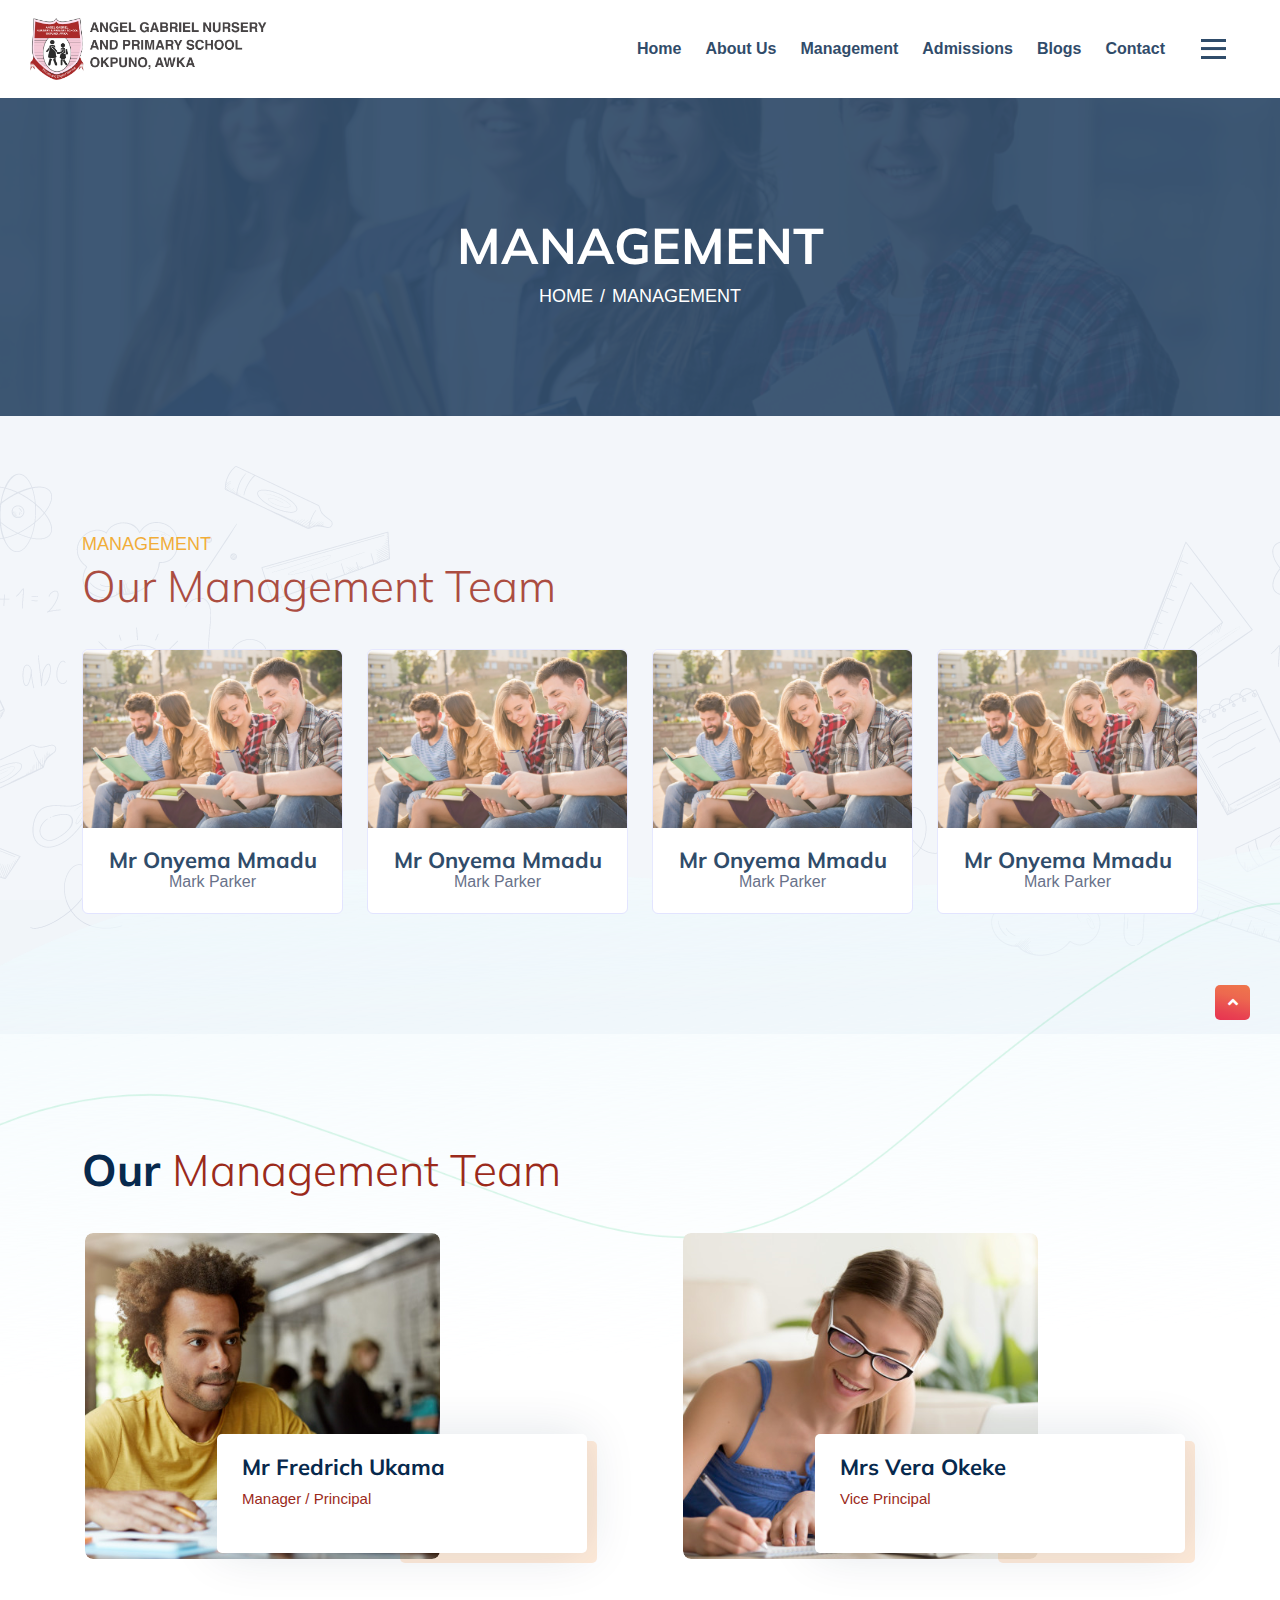
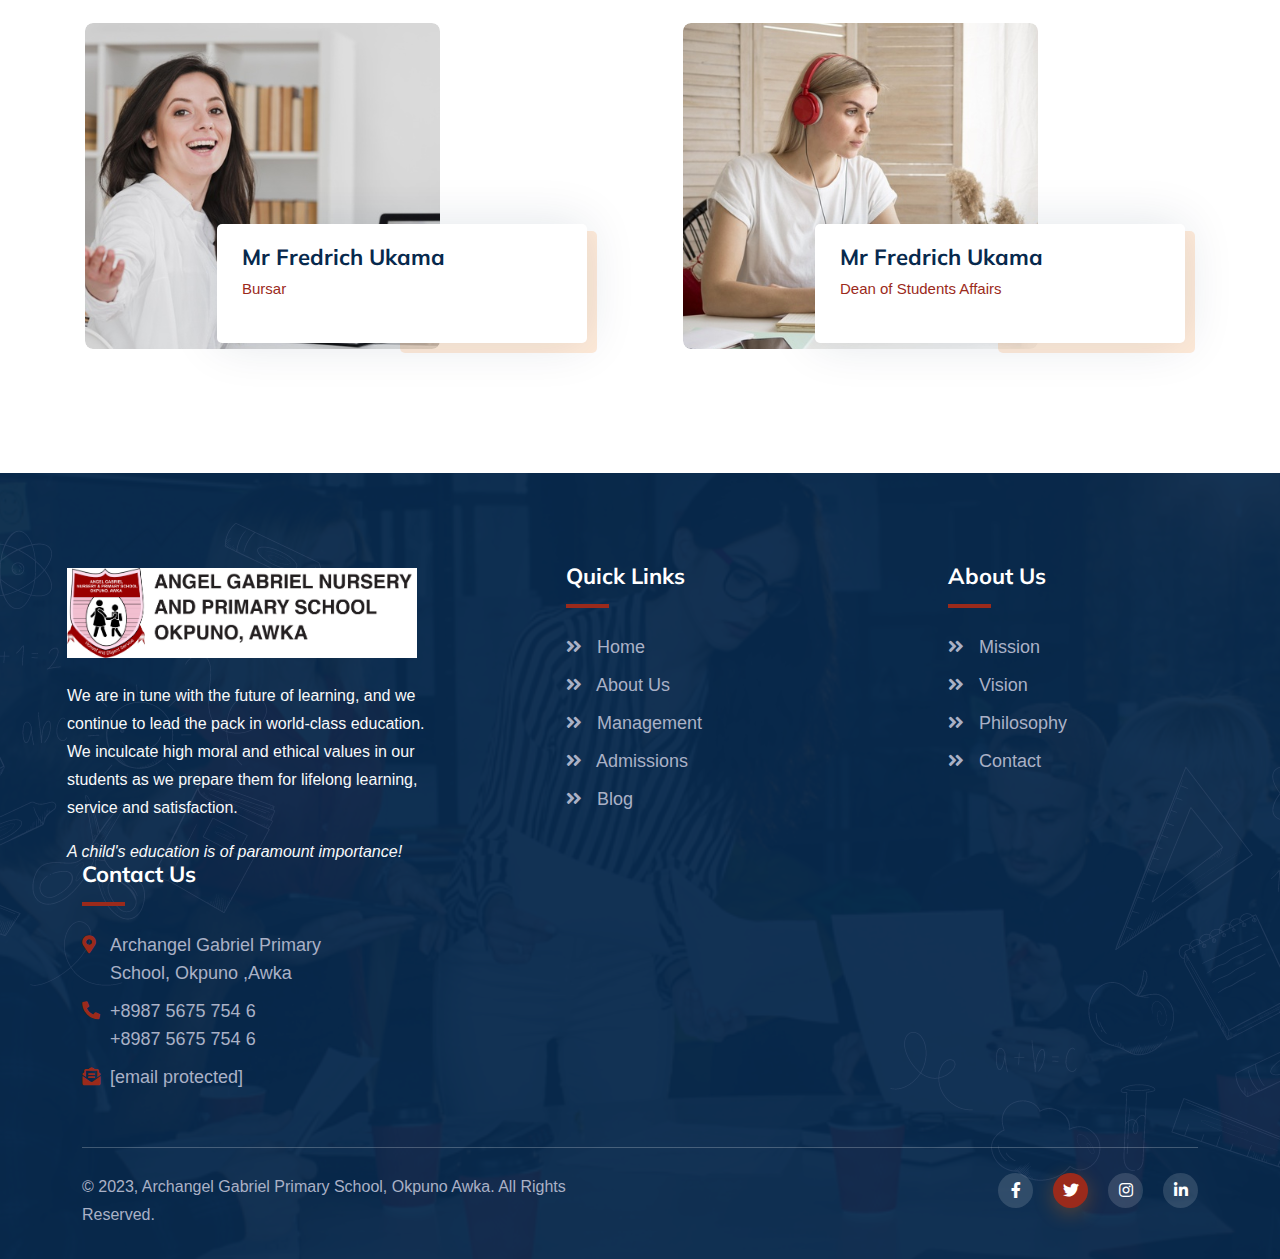
<file: management.html>
<!DOCTYPE html>
<html lang="en">

<head>
    <meta charset="UTF-8">
    <meta name="viewport" content="width=device-width, initial-scale=1.0">
    <meta http-equiv="X-UA-Compatible" content="ie=edge">

    <title>Archangel Gabriel Primary School, Okpuno Awka</title>

    <link rel="stylesheet" href="assets/css/bootstrap.min.css">
    <link rel="stylesheet" href="assets/css/all.min.css">
    <link rel="stylesheet" href="assets/css/animate.css">
    <link rel="stylesheet" href="assets/css/odometer.css">
    <link rel="stylesheet" href="assets/css/nice-select.css">
    <link rel="stylesheet" href="assets/css/owl.min.css">
    <link rel="stylesheet" href="assets/css/magnific-popup.css">
    <link rel="stylesheet" href="assets/css/flaticon.css">
    <link rel="stylesheet" href="assets/css/main.css">

    <link rel="shortcut icon" href="assets/images/favicon.ico" type="image/x-icon">
</head>


<body>



    <div class="all-sections">
        <!-- ~~~ Loader & Go-Top ~~~ -->
        <div class="overlayer"></div>
        <div class="loader">
            <div class="inner"></div>
        </div>
        <span class="go-top">
            <i class="fas fa-angle-up"></i>
        </span>
        <!-- ~~~ Loader & Go-Top ~~~ -->


        <!-- ~~~ Header Section ~~~ -->
        <header>
            <div class="custom-container">
                <div class="header-area">
                    <div class="logo">
                        <a href="index.html">
                            <img src="assets/images/agps/Angel-gabriel-primary-Okpuno.jpg" alt="logo">
                        </a>
                    </div>
                    <ul class="menu d-none d-lg-flex flex-wrap">
                        <li><a href="index.html">Home</a></li>
                        <li><a href="about.html">About Us</a></li>
                        <li><a href="management.html">Management</a></li>
                        <li><a href="admissions.html">Admissions</a></li>
                        <li><a href="blog.html">Blogs</a></li>
                        <li><a href="contact.html">Contact</a></li>
                    </ul>
                    <div class="header-bar mx-4">
                        <span></span>
                        <span></span>
                        <span></span>
                    </div>
                    <a href="portal.html" class="custom-button"><i class="fas fa-user"></i><span>Portal</span></a>
                </div>
            </div>
        </header>
        <!-- ~~~ Header Section ~~~ -->

        <!-- ~~~ Mobile Menu ~~~ -->
        <div class="mobile-menu">
            <span class="close-mobile-menu">
                <i class="fas fa-times"></i>
            </span>
            <div class="w-100 d-flex flex-wrap justify-content-center align-items-center">
                <div class="w-100 d-lg-none">
                    <ul class="menu">
                        <li><a href="index.html">Home</a></li>
                        <li><a href="about.html">About Us</a></li>
                        <li><a href="management.html">Management</a></li>
                        <li><a href="admissions.html">Admissions</a></li>
                        <li><a href="blog.html">Blogs</a></li>
                        <li><a href="contact.html">Contact</a></li>
                    </ul>
                </div>
                <a href="portal.html" class="custom-button"><i class="fas fa-user"></i><span>Portal</span></a>
            </div>
        </div>
        <!-- ~~~ Mobile Menu ~~~ -->


        <!-- ~~~ Hero Section ~~~ -->
        <section class="hero-section banner-overlay bg_img" data-img="assets/images/banner/banner-bg.jpg">
            
            <div class="custom-container">
                <div class="hero-content">
                    <h1 class="title uppercase cl-white">Management</h1>
                    <ul class="breadcrumb cl-white p-0 m-0">
                        <li><a href="index.html">Home</a></li>
                        <li>Management</li>
                    </ul>
                </div>
            </div>
        </section>
        <!-- ~~~ Hero Section ~~~ -->


        <!-- ~~~ Course Section ~~~ -->
        <section class="course-section pt-120 pb-120 section-bg oh pos-rel">
            <div class="course-top-shape">
                <img src="assets/images/course/course-top-shape.png" alt="course">
            </div>
            <div class="course-bottom-shape">
                <img src="assets/images/course/course-bottom-shape.png" alt="course">
            </div>
            <div class="container">
                <div class="section-header">
                    <span class="category">Management</span>
                    <h2 class="title"><span>Our Management Team</span> </h2>
                </div>
                <div class="row justify-content-center mb-30-none">
                    <div class="col-xl-3 col-md-6 col-sm-10">
                        <div class="course-item p-0">
                            <div class="thumb">
                                <a href="#0">
                                    <img src="assets/images/course/03.png" alt="course">
                                </a>
                            </div>
                            <div class="content text-center py-4">
                                <h5 class="title">Mr Onyema Mmadu</h5>
                                <p class="text-center"><span>Mark Parker</span></p>
                            </div>
                        </div>
                    </div>
                    <div class="col-xl-3 col-md-6 col-sm-10">
                        <div class="course-item p-0">
                            <div class="thumb">
                                <a href="#0">
                                    <img src="assets/images/course/03.png" alt="course">
                                </a>
                            </div>
                            <div class="content text-center py-4">
                                <h5 class="title">Mr Onyema Mmadu</h5>
                                <p class="text-center"><span>Mark Parker</span></p>
                            </div>
                        </div>
                    </div>
                    <div class="col-xl-3 col-md-6 col-sm-10">
                        <div class="course-item p-0">
                            <div class="thumb">
                                <a href="#0">
                                    <img src="assets/images/course/03.png" alt="course">
                                </a>
                            </div>
                            <div class="content text-center py-4">
                                <h5 class="title">Mr Onyema Mmadu</h5>
                                <p class="text-center"><span>Mark Parker</span></p>
                            </div>
                        </div>
                    </div>
                    <div class="col-xl-3 col-md-6 col-sm-10">
                        <div class="course-item p-0">
                            <div class="thumb">
                                <a href="#0">
                                    <img src="assets/images/course/03.png" alt="course">
                                </a>
                            </div>
                            <div class="content text-center py-4">
                                <h5 class="title">Mr Onyema Mmadu</h5>
                                <p class="text-center"><span>Mark Parker</span></p>
                            </div>
                        </div>
                    </div>
                </div>
            </div>
        </section>
        <!-- ~~~ Course Section ~~~ -->


        <!-- ~~~ Popular Courses 2 ~~~ -->
        <section class="course-section pt-120 pb-120 pos-rel">
            <div class="bg-shape-1 bg_img right_top d-none d-lg-block" data-img="assets/images/shapes/shape-2.png"></div>
            <div class="container">
                <div class="section-header">
                    <h2 class="title">Our <span>Management Team</span></h2>
                </div>
                <div class="course-wrapper row justify-content-between mb-40-60-none">
                    <div class="course-item-2">
                        <div class="course-inner">
                            <div class="course-thumb">
                                <img src="assets/images/course/07.png" alt="course">
                            </div>
                            <div class="course-content">
                                <h5 class="title"><a href="course-details.html">Mr Fredrich Ukama</a></h5>
                                <span class="info cl-theme">Manager / Principal</span>
                            </div>
                        </div>
                    </div>
                    <div class="course-item-2">
                        <div class="course-inner">
                            <div class="course-thumb">
                                <img src="assets/images/course/08.png" alt="course">
                            </div>
                            <div class="course-content">
                                <h5 class="title"><a href="course-details.html">Mrs Vera Okeke</a></h5>
                                <span class="info cl-theme">Vice Principal</span>
                            </div>
                        </div>
                    </div>
                    <div class="course-item-2">
                        <div class="course-inner">
                            <div class="course-thumb">
                                <img src="assets/images/course/09.png" alt="course">
                            </div>
                            <div class="course-content">
                                <h5 class="title"><a href="course-details.html">Mr Fredrich Ukama</a></h5>
                                <span class="info cl-theme">Bursar</span>
                            </div>
                        </div>
                    </div>
                    <div class="course-item-2">
                        <div class="course-inner">
                            <div class="course-thumb">
                                <img src="assets/images/course/10.png" alt="course">
                            </div>
                            <div class="course-content">
                                <h5 class="title"><a href="course-details.html">Mr Fredrich Ukama</a></h5>
                                <span class="info cl-theme">Dean of Students Affairs</span>
                            </div>
                        </div>
                    </div>
                </div>
            </div>
        </section>
        <!-- ~~~ Popular Courses 2 ~~~ -->


        <!-- ~~~ Footer Section ~~~ -->
        <footer class="bg_img" data-img="assets/images/footer/footer-bg.jpg">
            <div class="footer-section oh pos-rel">
                <div class="course-top-shape">
                    <img src="assets/images/course/course-top-shape.png" alt="course">
                </div>
                <div class="course-bottom-shape">
                    <img src="assets/images/course/course-bottom-shape.png" alt="course">
                </div>
                <div class="container">
                    <div class="footer-top">
                        <div class="footer-area">
                            <div class="col-md-4">
                                <div class="thumb">
                                    <a href="index.html">
                                        <img src="assets/images/agps/Angel-gabriel-primary-Okpuno.jpg" width="350px" alt="footer">
                                    </a>
                                </div>
                                <p class="text-light mt-4">We are in tune with the future of learning, and we continue to lead the pack in world-class education. We inculcate high moral and ethical values in our students as we prepare them for lifelong learning, service and satisfaction.</p>
                                <em class="text-light">A child's education is of paramount importance!</em>
                            </div>
                            <div class="footer-widget widget-link">
                                <h5 class="title">Quick Links</h5>
                                <ul>
                                    <li><a href="index.html"><i class="fas fa-angle-double-right mt-1"></i> &nbsp; Home</a></li>
                                    <li><a href="about.html"><i class="fas fa-angle-double-right mt-1"></i> &nbsp; About Us</a></li>
                                    <li><a href="management.html"><i class="fas fa-angle-double-right mt-1"></i> &nbsp; Management</a></li>
                                    <li><a href="admissions.html"><i class="fas fa-angle-double-right mt-1"></i> &nbsp; Admissions</a></li>
                                    <li><a href="blog.html"><i class="fas fa-angle-double-right mt-1"></i> &nbsp; Blog</a></li>
                                </ul>
                            </div>
                            <div class="footer-widget widget-link">
                                <h5 class="title">About Us</h5>
                                <ul>
                                    <li><a href="about.html#missionVision"><i class="fas fa-angle-double-right mt-1"></i> &nbsp; Mission</a></li>
                                    <li><a href="about.html#missionVision"><i class="fas fa-angle-double-right mt-1"></i> &nbsp; Vision</a></li>
                                    <li><a href="about.html#missionVision"><i class="fas fa-angle-double-right mt-1"></i> &nbsp; Philosophy</a></li>
                                    <li><a href="contact.html"><i class="fas fa-angle-double-right mt-1"></i> &nbsp; Contact</a></li>
                                </ul>
                            </div>
                            <div class="footer-widget widget-info">
                                <h5 class="title">Contact Us</h5>
                                <ul>
                                    <li>
                                        <div class="icon">
                                            <i class="fas fa-map-marker-alt"></i>
                                        </div>
                                        <div class="content">
                                            <span>Archangel Gabriel Primary School, Okpuno ,Awka</span>
                                        </div>
                                    </li>
                                    <li>
                                        <div class="icon">
                                            <i class="fas fa-phone-alt"></i>
                                        </div>
                                        <div class="content">
                                            <a href="Tel:+880551251558">+8987 5675 754 6</a>
                                            <a href="Tel:+880551251558">+8987 5675 754 6</a>
                                        </div>
                                    </li>
                                    <li>
                                        <div class="icon">
                                            <i class="fas fa-envelope-open-text"></i>
                                        </div>
                                        <div class="content">
                                            <a href="Mailto:info@exampleweb.com"><span class="__cf_email__" data-cfemail="e0898e868fa08598818d908c85978582ce838f8d">[email&#160;protected]</span></a>
                                        </div>
                                    </li>
                                </ul>
                            </div>
                        </div>
                    </div>
                    <div class="copyright-area">
                        <div class="left">
                            <p>&copy; 2023, Archangel Gabriel Primary School, Okpuno Awka. All Rights Reserved.</p>
                        </div>
                        <div class="right">
                            <ul class="social-icons">
                                <li>
                                    <a href="#0"><i class="fab fa-facebook-f"></i></a>
                                </li>
                                <li>
                                    <a href="#0" class="active"><i class="fab fa-twitter"></i></a>
                                </li>
                                <li>
                                    <a href="#0"><i class="fab fa-instagram"></i></a>
                                </li>
                                <li>
                                    <a href="#0"><i class="fab fa-linkedin-in"></i></a>
                                </li>
                            </ul>
                        </div>
                    </div>
                </div>
            </div>
        </footer>
        <!-- ~~~ Footer Section ~~~ -->
    </div>


    <script data-cfasync="false" src="https://bestwpware.com/cdn-cgi/scripts/5c5dd728/cloudflare-static/email-decode.min.js"></script>
    <script src="assets/js/jquery-3.6.0.min.js"></script>
    
    <script src="assets/js/bootstrap.min.js"></script>
    <script src="assets/js/isotope.pkgd.min.js"></script>
    <script src="assets/js/magnific-popup.min.js"></script>
    
    <script src="assets/js/odometer.min.js"></script>
    <script src="assets/js/viewport.jquery.js"></script>
    <script src="assets/js/nice-select.js"></script>
    <script src="assets/js/owl.min.js"></script>
    <script src="assets/js/main.js"></script>
</body>

</html>
</file>
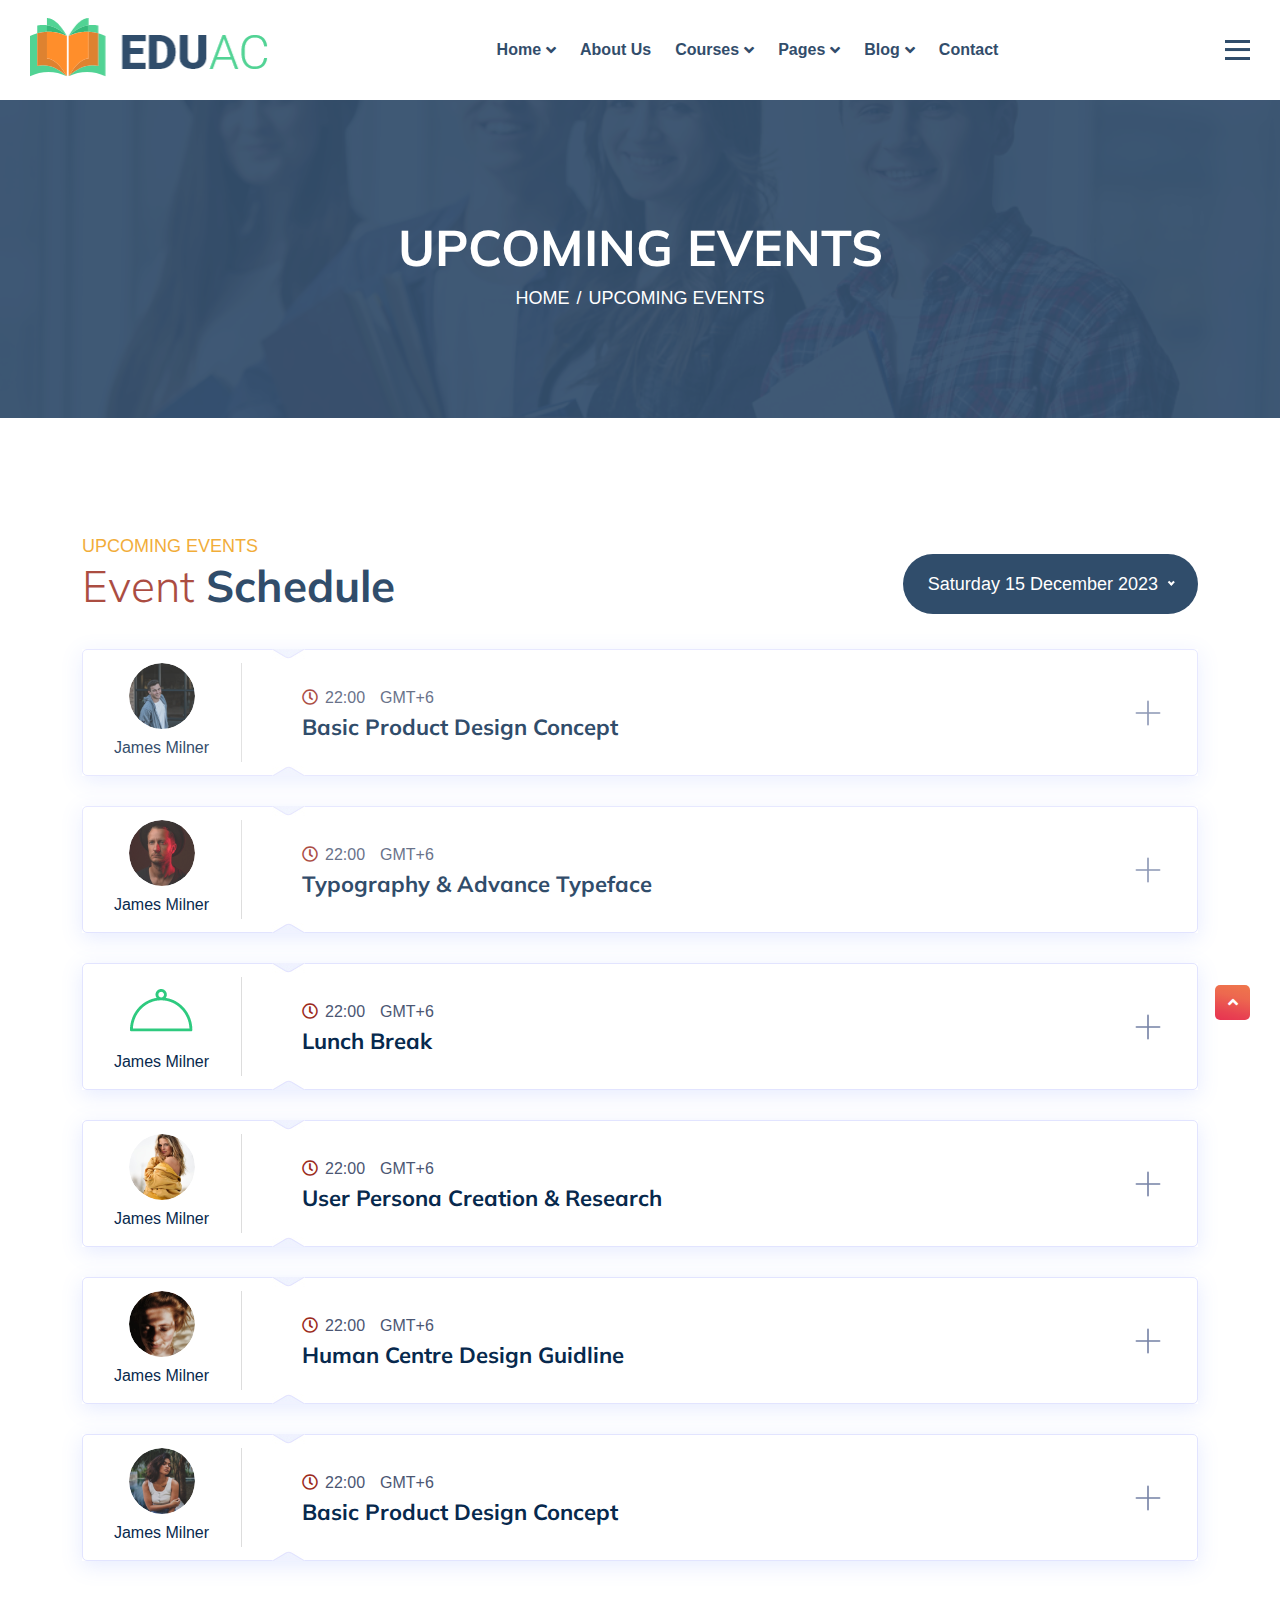
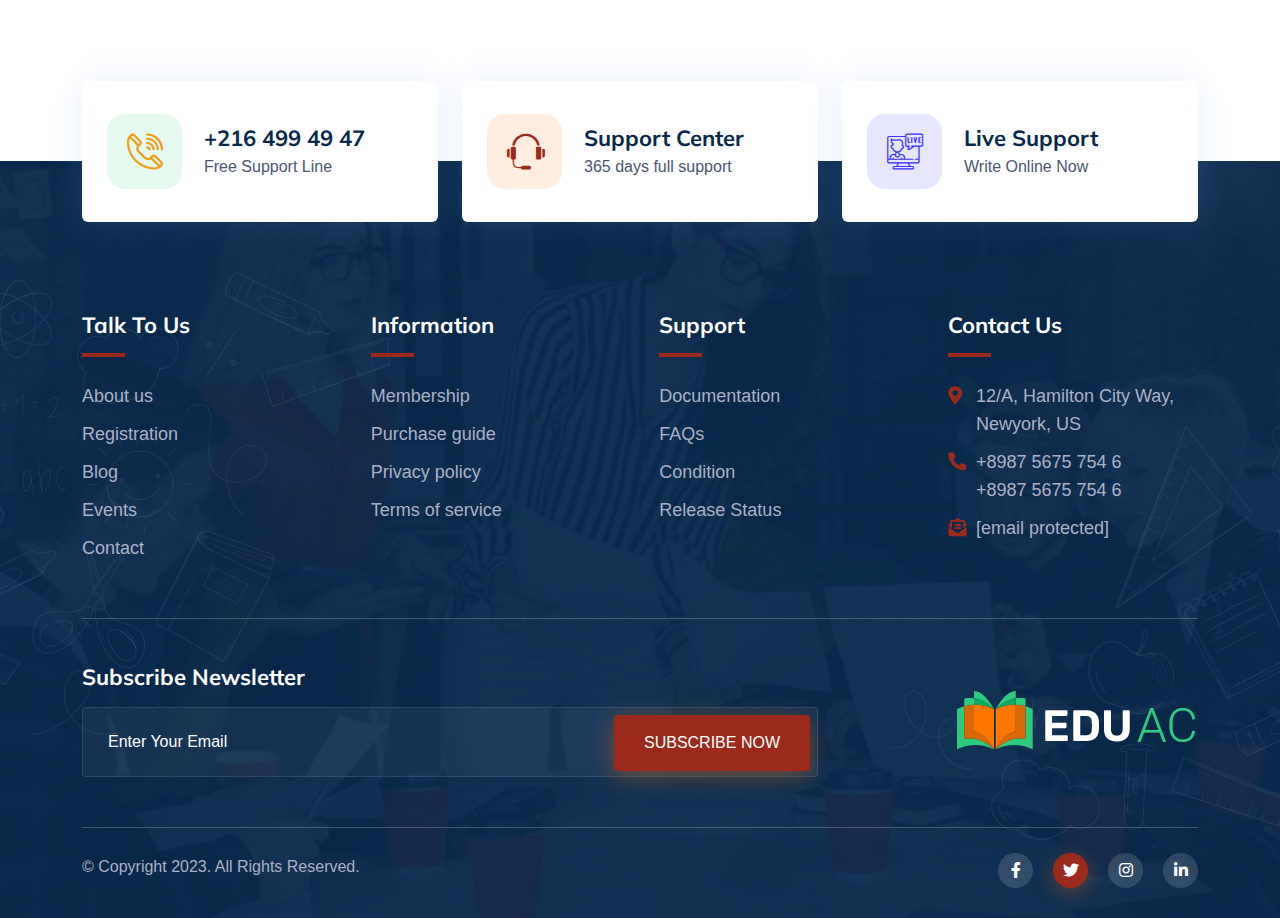
<file: upcoming-events.html>
<!DOCTYPE html>
<html lang="en">


<!-- Mirrored from bestwpware.com/html/tf/eduac-demo/demo/upcoming-events.html by HTTrack Website Copier/3.x [XR&CO'2014], Wed, 11 Oct 2023 15:48:59 GMT -->
<head>
    <meta charset="UTF-8">
    <meta name="viewport" content="width=device-width, initial-scale=1.0">
    <meta http-equiv="X-UA-Compatible" content="ie=edge">

    <title>Eduac - Online Education HTML Template</title>

    <link rel="stylesheet" href="assets/css/bootstrap.min.css">
    <link rel="stylesheet" href="assets/css/all.min.css">
    <link rel="stylesheet" href="assets/css/animate.css">
    <link rel="stylesheet" href="assets/css/odometer.css">
    <link rel="stylesheet" href="assets/css/nice-select.css">
    <link rel="stylesheet" href="assets/css/owl.min.css">
    <link rel="stylesheet" href="assets/css/magnific-popup.css">
    <link rel="stylesheet" href="assets/css/flaticon.css">
    <link rel="stylesheet" href="assets/css/main.css">

    <link rel="shortcut icon" href="assets/images/favicon.png" type="image/x-icon">
</head>


<body>



    <div class="all-sections oh">
        <!-- ~~~ Loader & Go-Top ~~~ -->
        <div class="overlayer"></div>
        <div class="loader">
            <div class="inner"></div>
        </div>
        <span class="go-top">
            <i class="fas fa-angle-up"></i>
        </span>
        <!-- ~~~ Loader & Go-Top ~~~ -->


        <!-- ~~~ Header Section ~~~ -->
        <header>
            <div class="custom-container">
                <div class="header-area">
                    <div class="logo">
                        <a href="index.html">
                            <img src="assets/images/logo/logo.png" alt="logo">
                        </a>
                    </div>
                    <ul class="menu d-none d-lg-flex flex-wrap">
                        <li>
                            <a href="#0">Home</a>
                            <ul class="submenu">
                                <li>
                                    <a href="index.html">Home 1</a>
                                </li>
                                <li>
                                    <a href="index-2.html">Home 2</a>
                                </li>
                            </ul>
                        </li>
                        <li>
                            <a href="about.html">About Us</a>
                        </li>
                        <li>
                            <a href="#0">Courses</a>
                            <ul class="submenu">
                                <li>
                                    <a href="courses.html">Courses</a>
                                </li>
                                <li>
                                    <a href="course-details.html">Course Details</a>
                                </li>
                            </ul>
                        </li>
                        <li>
                            <a href="#0">Pages</a>
                            <ul class="submenu">
                                <li>
                                    <a href="instructor.html">Instructor</a>
                                </li>
                                <li>
                                    <a href="gallery.html">Gallery</a>
                                </li>
                                <li>
                                    <a href="events.html">Event</a>
                                </li>
                                <li>
                                    <a href="upcoming-events.html">Upcoming Events</a>
                                </li>
                            </ul>
                        </li>
                        <li>
                            <a href="#0">Blog</a>
                            <ul class="submenu">
                                <li>
                                    <a href="blog.html">Blogs</a>
                                </li>
                                <li>
                                    <a href="blog-details.html">Blog Details</a>
                                </li>
                            </ul>
                        </li>
                        <li>
                            <a href="contact.html">Contact</a>
                        </li>
                    </ul>
                    <div class="header-bar ml-4">
                        <span></span>
                        <span></span>
                        <span></span>
                    </div>
                    <form class="course-search-form ml-auto mr-4">
                        <select class="select-bar rounded">
                            <option value="01">Category</option>
                            <option value="02">Physics</option>
                            <option value="03">Chemistry</option>
                            <option value="04">History</option>
                            <option value="05">Geometry</option>
                            <option value="06">LoremIp</option>
                            <option value="07">UI/UX</option>
                            <option value="08">Laravel</option>
                        </select>
                        <input type="text" name="name" placeholder="Search Courses" class="rounded">
                        <button type="submit" class="rounded"><i class="flaticon-loupe"></i></button>
                    </form>
                    <a href="#0" class="custom-button"><i class="fas fa-user"></i><span>Sign Up</span></a>
                </div>
            </div>
        </header>
        <!-- ~~~ Header Section ~~~ -->

        <!-- ~~~ Mobile Menu ~~~ -->
        <div class="mobile-menu">
            <span class="close-mobile-menu">
                <i class="fas fa-times"></i>
            </span>
            <div class="w-100 d-flex flex-wrap justify-content-center align-items-center">
                <form class="course-search-form mr-sm-4">
                    <select class="select-bar rounded">
                        <option value="01">Category</option>
                        <option value="02">Physics</option>
                        <option value="03">Chemistry</option>
                        <option value="04">History</option>
                        <option value="05">Geometry</option>
                        <option value="06">LoremIp</option>
                        <option value="07">UI/UX</option>
                        <option value="08">Laravel</option>
                    </select>
                    <input type="text" name="name" placeholder="Search Courses" class="rounded">
                    <button type="submit" class="rounded"><i class="flaticon-loupe"></i></button>
                </form>
                <a href="#0" class="custom-button"><i class="fas fa-user"></i><span>Sign Up</span></a>
                <div class="w-100 d-lg-none">
                    <ul class="menu">
                        <li>
                            <a href="#0">Home</a>
                            <ul class="submenu">
                                <li>
                                    <a href="index.html">Home 1</a>
                                </li>
                                <li>
                                    <a href="index-2.html">Home 2</a>
                                </li>
                            </ul>
                        </li>
                        <li>
                            <a href="about.html">About Us</a>
                        </li>
                        <li>
                            <a href="#0">Courses</a>
                            <ul class="submenu">
                                <li>
                                    <a href="courses.html">Courses</a>
                                </li>
                                <li>
                                    <a href="course-details.html">Course Details</a>
                                </li>
                            </ul>
                        </li>
                        <li>
                            <a href="#0">Pages</a>
                            <ul class="submenu">
                                <li>
                                    <a href="instructor.html">Instructor</a>
                                </li>
                                <li>
                                    <a href="gallery.html">Gallery</a>
                                </li>
                                <li>
                                    <a href="events.html">Event</a>
                                </li>
                                <li>
                                    <a href="upcoming-events.html">Upcoming Events</a>
                                </li>
                            </ul>
                        </li>
                        <li>
                            <a href="#0">Blog</a>
                            <ul class="submenu">
                                <li>
                                    <a href="blog.html">Blogs</a>
                                </li>
                                <li>
                                    <a href="blog-details.html">Blog Details</a>
                                </li>
                            </ul>
                        </li>
                        <li>
                            <a href="contact.html">Contact</a>
                        </li>
                    </ul>
                </div>
            </div>
        </div>
        <!-- ~~~ Mobile Menu ~~~ -->


        <!-- ~~~ Hero Section ~~~ -->
        <section class="hero-section banner-overlay bg_img" data-img="assets/images/banner/banner-bg.jpg">
            
            <div class="custom-container">
                <div class="hero-content mw-845">
                    <h1 class="title uppercase cl-white">Upcoming Events</h1>
                    <ul class="breadcrumb cl-white p-0 m-0">
                        <li>
                            <a href="index.html">Home</a>
                        </li>
                        <li>
                            Upcoming Events
                        </li>
                    </ul>
                </div>
            </div>
        </section>
        <!-- ~~~ Hero Section ~~~ -->


        <!-- ~~~ Schedule Section ~~~ -->
        <section class="schedule-section pt-120 pb-120">
            <div class="container">
                <div class="slider-header">
                    <div class="section-header left-style">
                        <span class="category">upcoming Events</span>
                        <h2 class="title"><span>Event </span>Schedule</h2>
                    </div>
                    <select class="select-bar">
                        <option value="01">Saturday 15 December 2023</option>
                        <option value="02">Sunday 16 December 2023</option>
                        <option value="03">Monday 17 December 2023</option>
                        <option value="04">Tuesday 18 December 2023</option>
                        <option value="05">Thursday 19 December 2023</option>
                    </select>
                </div>
                <div class="row mb-30-none">
                    <div class="col-12">
                        <div class="schedule-item">
                            <div class="schedule-inner">
                                <div class="author-area">
                                    <div class="thumb">
                                        <img src="assets/images/schedule/author01.png" alt="schedule">
                                    </div>
                                    <div class="content">
                                        <span class="title">James Milner</span>
                                    </div>
                                </div>
                                <div class="content-area">
                                    <div class="info"><span><i class="far fa-clock"></i>22:00</span><span>GMT+6</span></div>
                                    <h5 class="title"><a href="#0">Basic Product Design Concept</a></h5>
                                </div>
                                <a href="#0" class="add-ticket"><i class="flaticon-add"></i></a>
                            </div>
                        </div>
                    </div>
                    <div class="col-12">
                        <div class="schedule-item">
                            <div class="schedule-inner">
                                <div class="author-area">
                                    <div class="thumb">
                                        <img src="assets/images/schedule/author02.png" alt="schedule">
                                    </div>
                                    <div class="content">
                                        <span class="title">James Milner</span>
                                    </div>
                                </div>
                                <div class="content-area">
                                    <div class="info"><span><i class="far fa-clock"></i>22:00</span><span>GMT+6</span></div>
                                    <h5 class="title"><a href="#0">Typography & Advance Typeface</a></h5>
                                </div>
                                <a href="#0" class="add-ticket"><i class="flaticon-add"></i></a>
                            </div>
                        </div>
                    </div>
                    <div class="col-12">
                        <div class="schedule-item">
                            <div class="schedule-inner">
                                <div class="author-area">
                                    <div class="thumb not-rounded">
                                        <img src="assets/images/schedule/author06.png" alt="schedule">
                                    </div>
                                    <div class="content">
                                        <span class="title">James Milner</span>
                                    </div>
                                </div>
                                <div class="content-area">
                                    <div class="info"><span><i class="far fa-clock"></i>22:00</span><span>GMT+6</span></div>
                                    <h5 class="title"><a href="#0">Lunch Break</a></h5>
                                </div>
                                <a href="#0" class="add-ticket"><i class="flaticon-add"></i></a>
                            </div>
                        </div>
                    </div>
                    <div class="col-12">
                        <div class="schedule-item">
                            <div class="schedule-inner">
                                <div class="author-area">
                                    <div class="thumb">
                                        <img src="assets/images/schedule/author03.png" alt="schedule">
                                    </div>
                                    <div class="content">
                                        <span class="title">James Milner</span>
                                    </div>
                                </div>
                                <div class="content-area">
                                    <div class="info"><span><i class="far fa-clock"></i>22:00</span><span>GMT+6</span></div>
                                    <h5 class="title"><a href="#0">User Persona Creation & Research</a></h5>
                                </div>
                                <a href="#0" class="add-ticket"><i class="flaticon-add"></i></a>
                            </div>
                        </div>
                    </div>
                    <div class="col-12">
                        <div class="schedule-item">
                            <div class="schedule-inner">
                                <div class="author-area">
                                    <div class="thumb">
                                        <img src="assets/images/schedule/author04.png" alt="schedule">
                                    </div>
                                    <div class="content">
                                        <span class="title">James Milner</span>
                                    </div>
                                </div>
                                <div class="content-area">
                                    <div class="info"><span><i class="far fa-clock"></i>22:00</span><span>GMT+6</span></div>
                                    <h5 class="title"><a href="#0">Human Centre Design Guidline</a></h5>
                                </div>
                                <a href="#0" class="add-ticket"><i class="flaticon-add"></i></a>
                            </div>
                        </div>
                    </div>
                    <div class="col-12">
                        <div class="schedule-item">
                            <div class="schedule-inner">
                                <div class="author-area">
                                    <div class="thumb">
                                        <img src="assets/images/schedule/author05.png" alt="schedule">
                                    </div>
                                    <div class="content">
                                        <span class="title">James Milner</span>
                                    </div>
                                </div>
                                <div class="content-area">
                                    <div class="info"><span><i class="far fa-clock"></i>22:00</span><span>GMT+6</span></div>
                                    <h5 class="title"><a href="#0">Basic Product Design Concept</a></h5>
                                </div>
                                <a href="#0" class="add-ticket"><i class="flaticon-add"></i></a>
                            </div>
                        </div>
                    </div>
                </div>
            </div>
        </section>
        <!-- ~~~ Schedule Section ~~~ -->


        <!-- ~~~ Footer Section ~~~ -->
        <footer class="bg_img mt-80" data-img="assets/images/footer/footer-bg.jpg">
            <div class="footer-support">
                <div class="container">
                    <div class="row justify-content-center">
                        <div class="col-lg-4 col-md-6 col-sm-10">
                            <div class="footer-support-item">
                                <div class="icon">
                                    <i class="flaticon-phone-call"></i>
                                </div>
                                <div class="content">
                                    <h5 class="title">+216 499 49 47</h5>
                                    <span class="info">Free Support Line</span>
                                </div>
                            </div>
                        </div>
                        <div class="col-lg-4 col-md-6 col-sm-10">
                            <div class="footer-support-item">
                                <div class="icon">
                                    <i class="flaticon-headphone"></i>
                                </div>
                                <div class="content">
                                    <h5 class="title">Support Center</h5>
                                    <span class="info">365 days full support</span>
                                </div>
                            </div>
                        </div>
                        <div class="col-lg-4 col-md-6 col-sm-10">
                            <div class="footer-support-item">
                                <div class="icon">
                                    <i class="flaticon-live"></i>
                                </div>
                                <div class="content">
                                    <h5 class="title">Live Support</h5>
                                    <span class="info">Write Online Now</span>
                                </div>
                            </div>
                        </div>
                    </div>
                </div>
            </div>
            <div class="footer-section oh pos-rel">
                <div class="course-top-shape">
                    <img src="assets/images/course/course-top-shape.png" alt="course">
                </div>
                <div class="course-bottom-shape">
                    <img src="assets/images/course/course-bottom-shape.png" alt="course">
                </div>
                <div class="container">
                    <div class="footer-top">
                        <div class="footer-area">
                            <div class="footer-widget widget-link">
                                <h5 class="title">Talk to Us</h5>
                                <ul>
                                    <li>
                                        <a href="#0">About us</a>
                                    </li>
                                    <li>
                                        <a href="#0">Registration</a>
                                    </li>
                                    <li>
                                        <a href="#0">Blog</a>
                                    </li>
                                    <li>
                                        <a href="#0">Events</a>
                                    </li>
                                    <li>
                                        <a href="#0">Contact</a>
                                    </li>
                                </ul>
                            </div>
                            <div class="footer-widget widget-link">
                                <h5 class="title">Information</h5>
                                <ul>
                                    <li>
                                        <a href="#0">Membership</a>
                                    </li>
                                    <li>
                                        <a href="#0">Purchase guide</a>
                                    </li>
                                    <li>
                                        <a href="#0">Privacy policy</a>
                                    </li>
                                    <li>
                                        <a href="#0">Terms of service</a>
                                    </li>
                                </ul>
                            </div>
                            <div class="footer-widget widget-link">
                                <h5 class="title">Support</h5>
                                <ul>
                                    <li>
                                        <a href="#0">Documentation</a>
                                    </li>
                                    <li>
                                        <a href="#0">FAQs</a>
                                    </li>
                                    <li>
                                        <a href="#0">Condition</a>
                                    </li>
                                    <li>
                                        <a href="#0">Release Status</a>
                                    </li>
                                </ul>
                            </div>
                            <div class="footer-widget widget-info">
                                <h5 class="title">Contact Us</h5>
                                <ul>
                                    <li>
                                        <div class="icon">
                                            <i class="fas fa-map-marker-alt"></i>
                                        </div>
                                        <div class="content">
                                            <span>12/A, Hamilton City Way, Newyork, US</span>
                                        </div>
                                    </li>
                                    <li>
                                        <div class="icon">
                                            <i class="fas fa-phone-alt"></i>
                                        </div>
                                        <div class="content">
                                            <a href="Tel:+880551251558">+8987 5675 754 6</a>
                                            <a href="Tel:+880551251558">+8987 5675 754 6</a>
                                        </div>
                                    </li>
                                    <li>
                                        <div class="icon">
                                            <i class="fas fa-envelope-open-text"></i>
                                        </div>
                                        <div class="content">
                                            <a href="Mailto:info@exampleweb.com"><span class="__cf_email__" data-cfemail="93fafdf5fcd3f6ebf2fee3fff6e4f6f1bdf0fcfe">[email&#160;protected]</span></a>
                                        </div>
                                    </li>
                                </ul>
                            </div>
                        </div>
                    </div>
                    <div class="footer-bottom">
                        <div class="row align-items-center">
                            <div class="col-md-8">
                                <h5 class="title">Subscribe Newsletter</h5>
                                <form class="footer-subscribe-form">
                                    <input type="text" placeholder="Enter Your Email" name="email">
                                    <button type="submit">Subscribe Now</button>
                                </form>
                            </div>
                            <div class="col-md-4">
                                <div class="thumb">
                                    <a href="index.html">
                                        <img src="assets/images/footer/footer-bottom.png" alt="footer">
                                    </a>
                                </div>
                            </div>
                        </div>
                    </div>
                    <div class="copyright-area">
                        <div class="left">
                            <p>&copy; Copyright 2023. All Rights Reserved.</p>
                        </div>
                        <div class="right">
                            <ul class="social-icons">
                                <li>
                                    <a href="#0"><i class="fab fa-facebook-f"></i></a>
                                </li>
                                <li>
                                    <a href="#0" class="active"><i class="fab fa-twitter"></i></a>
                                </li>
                                <li>
                                    <a href="#0"><i class="fab fa-instagram"></i></a>
                                </li>
                                <li>
                                    <a href="#0"><i class="fab fa-linkedin-in"></i></a>
                                </li>
                            </ul>
                        </div>
                    </div>
                </div>
            </div>
        </footer>
        <!-- ~~~ Footer Section ~~~ -->
    </div>


    <script data-cfasync="false" src="https://bestwpware.com/cdn-cgi/scripts/5c5dd728/cloudflare-static/email-decode.min.js"></script><script src="assets/js/jquery-3.6.0.min.js"></script>
    
    <script src="assets/js/bootstrap.min.js"></script>
    <script src="assets/js/isotope.pkgd.min.js"></script>
    <script src="assets/js/magnific-popup.min.js"></script>
    
    <script src="assets/js/odometer.min.js"></script>
    <script src="assets/js/viewport.jquery.js"></script>
    <script src="assets/js/nice-select.js"></script>
    <script src="assets/js/owl.min.js"></script>
    <script src="assets/js/main.js"></script>
</body>


<!-- Mirrored from bestwpware.com/html/tf/eduac-demo/demo/upcoming-events.html by HTTrack Website Copier/3.x [XR&CO'2014], Wed, 11 Oct 2023 15:48:59 GMT -->
</html>
</file>
<file: assets/css/odometer.css>
.odometer.odometer-auto-theme, .odometer.odometer-theme-default {
  display: inline-block;
  vertical-align: middle;
  position: relative;
}
.odometer.odometer-auto-theme .odometer-digit, .odometer.odometer-theme-default .odometer-digit {
  display: inline-block;
  vertical-align: middle;
  position: relative;
}
.odometer.odometer-auto-theme .odometer-digit .odometer-digit-spacer, .odometer.odometer-theme-default .odometer-digit .odometer-digit-spacer {
  display: inline-block;
  vertical-align: middle;
  visibility: hidden;
}
.odometer.odometer-auto-theme .odometer-digit .odometer-digit-inner, .odometer.odometer-theme-default .odometer-digit .odometer-digit-inner {
  text-align: left;
  display: block;
  position: absolute;
  top: 0;
  left: 0;
  right: 0;
  bottom: 0;
  overflow: hidden;
}
.odometer.odometer-auto-theme .odometer-digit .odometer-ribbon, .odometer.odometer-theme-default .odometer-digit .odometer-ribbon {
  display: block;
}
.odometer.odometer-auto-theme .odometer-digit .odometer-ribbon-inner, .odometer.odometer-theme-default .odometer-digit .odometer-ribbon-inner {
  display: block;
  -webkit-backface-visibility: hidden;
}
.odometer.odometer-auto-theme .odometer-digit .odometer-value, .odometer.odometer-theme-default .odometer-digit .odometer-value {
  display: block;
  -webkit-transform: translateZ(0);
}
.odometer.odometer-auto-theme .odometer-digit .odometer-value.odometer-last-value, .odometer.odometer-theme-default .odometer-digit .odometer-value.odometer-last-value {
  position: absolute;
}
.odometer.odometer-auto-theme.odometer-animating-up .odometer-ribbon-inner, .odometer.odometer-theme-default.odometer-animating-up .odometer-ribbon-inner {
  -webkit-transition: -webkit-transform 2s;
  -moz-transition: -moz-transform 2s;
  -ms-transition: -ms-transform 2s;
  -o-transition: -o-transform 2s;
  transition: transform 2s;
}
.odometer.odometer-auto-theme.odometer-animating-up.odometer-animating .odometer-ribbon-inner, .odometer.odometer-theme-default.odometer-animating-up.odometer-animating .odometer-ribbon-inner {
  -webkit-transform: translateY(-100%);
  -moz-transform: translateY(-100%);
  -ms-transform: translateY(-100%);
  -o-transform: translateY(-100%);
  transform: translateY(-100%);
}
.odometer.odometer-auto-theme.odometer-animating-down .odometer-ribbon-inner, .odometer.odometer-theme-default.odometer-animating-down .odometer-ribbon-inner {
  -webkit-transform: translateY(-100%);
  -moz-transform: translateY(-100%);
  -ms-transform: translateY(-100%);
  -o-transform: translateY(-100%);
  transform: translateY(-100%);
}
.odometer.odometer-auto-theme.odometer-animating-down.odometer-animating .odometer-ribbon-inner, .odometer.odometer-theme-default.odometer-animating-down.odometer-animating .odometer-ribbon-inner {
  -webkit-transition: -webkit-transform 2s;
  -moz-transition: -moz-transform 2s;
  -ms-transition: -ms-transform 2s;
  -o-transition: -o-transform 2s;
  transition: transform 2s;
  -webkit-transform: translateY(0);
  -moz-transform: translateY(0);
  -ms-transform: translateY(0);
  -o-transform: translateY(0);
  transform: translateY(0);
}

.odometer.odometer-auto-theme, .odometer.odometer-theme-default {
/*  font-family: "Helvetica Neue", sans-serif;*/
  /*line-height: 1.1em;*/
}
.odometer.odometer-auto-theme .odometer-value, .odometer.odometer-theme-default .odometer-value {
  text-align: center;
}
</file>
<file: assets/css/nice-select.css>
.nice-select {
    -webkit-tap-highlight-color: transparent;
    background-color: #fff;
    border-radius: 5px;
    border: solid 1px #e8e8e8;
    box-sizing: border-box;
    clear: both;
    cursor: pointer;
    display: block;
    float: left;
    font-family: inherit;
    font-size: 14px;
    font-weight: normal;
    height: 42px;
    line-height: 40px;
    outline: none;
    padding-left: 18px;
    padding-right: 30px;
    position: relative;
    text-align: left !important;
    -webkit-transition: all 0.2s ease-in-out;
    transition: all 0.2s ease-in-out;
    -webkit-user-select: none;
    -moz-user-select: none;
    -ms-user-select: none;
    user-select: none;
    white-space: nowrap;
    width: auto;
}

.nice-select:hover {
    border-color: #dbdbdb;
}

.nice-select:active,
.nice-select.open,
.nice-select:focus {
    border-color: #999;
}

.nice-select:after {
    border-bottom: 2px solid #999;
    border-right: 2px solid #999;
    content: '';
    display: block;
    height: 5px;
    margin-top: -4px;
    pointer-events: none;
    position: absolute;
    right: 12px;
    top: 50%;
    -webkit-transform-origin: 66% 66%;
    -ms-transform-origin: 66% 66%;
    transform-origin: 66% 66%;
    -webkit-transform: rotate(45deg);
    -ms-transform: rotate(45deg);
    transform: rotate(45deg);
    -webkit-transition: all 0.15s ease-in-out;
    transition: all 0.15s ease-in-out;
    width: 5px;
}

.nice-select.open:after {
    -webkit-transform: rotate(-135deg);
    -ms-transform: rotate(-135deg);
    transform: rotate(-135deg);
}

.nice-select.open .list {
    opacity: 1;
    pointer-events: auto;
    -webkit-transform: scale(1) translateY(0);
    -ms-transform: scale(1) translateY(0);
    transform: scale(1) translateY(0);
}

.nice-select.disabled {
    border-color: #ededed;
    color: #999;
    pointer-events: none;
}

.nice-select.disabled:after {
    border-color: #cccccc;
}

.nice-select.wide {
    width: 100%;
}

.nice-select.wide .list {
    left: 0 !important;
    right: 0 !important;
}

.nice-select.right {
    float: right;
}

.nice-select.right .list {
    left: auto;
    right: 0;
}

.nice-select.small {
    font-size: 12px;
    height: 36px;
    line-height: 34px;
}

.nice-select.small:after {
    height: 4px;
    width: 4px;
}

.nice-select.small .option {
    line-height: 34px;
    min-height: 34px;
}

.nice-select .list {
    background-color: #fff;
    border-radius: 5px;
    box-shadow: 0 0 0 1px rgba(68, 68, 68, 0.11);
    box-sizing: border-box;
    margin-top: 4px;
    opacity: 0;
    overflow: hidden;
    padding: 0;
    pointer-events: none;
    position: absolute;
    top: 100%;
    left: 0;
    -webkit-transform-origin: 50% 0;
    -ms-transform-origin: 50% 0;
    transform-origin: 50% 0;
    -webkit-transform: scale(0.75) translateY(-21px);
    -ms-transform: scale(0.75) translateY(-21px);
    transform: scale(0.75) translateY(-21px);
    -webkit-transition: all 0.2s cubic-bezier(0.5, 0, 0, 1.25), opacity 0.15s ease-out;
    transition: all 0.2s cubic-bezier(0.5, 0, 0, 1.25), opacity 0.15s ease-out;
    z-index: 9;
}

.nice-select .list:hover .option:not(:hover) {
    background-color: transparent !important;
}

.nice-select .option {
    cursor: pointer;
    font-weight: 400;
    line-height: 40px;
    list-style: none;
    min-height: 40px;
    outline: none;
    padding-left: 18px;
    padding-right: 29px;
    text-align: left;
    -webkit-transition: all 0.2s;
    transition: all 0.2s;
}

.nice-select .option:hover,
.nice-select .option.focus,
.nice-select .option.selected.focus {
    background-color: #f6f6f6;
}

.nice-select .option.selected {
    font-weight: bold;
}

.nice-select .option.disabled {
    background-color: transparent;
    color: #999;
    cursor: default;
}

.no-csspointerevents .nice-select .list {
    display: none;
}

.no-csspointerevents .nice-select.open .list {
    display: block;
}
</file>
<file: assets/css/flaticon.css>
@font-face {
  font-family: "Flaticon";
  src: url("Flaticon.eot");
  src: url("Flaticond41d.eot?#iefix") format("embedded-opentype"),
       url("Flaticon.woff2") format("woff2"),
       url("Flaticon.woff") format("woff"),
       url("Flaticon.ttf") format("truetype"),
       url("Flaticon.svg#Flaticon") format("svg");
  font-weight: normal;
  font-style: normal;
}

@media screen and (-webkit-min-device-pixel-ratio:0) {
  @font-face {
    font-family: "Flaticon";
    src: url("Flaticon.svg#Flaticon") format("svg");
  }
}

[class^="flaticon-"]:before, [class*=" flaticon-"]:before,
[class^="flaticon-"]:after, [class*=" flaticon-"]:after {   
  font-family: Flaticon;
font-style: normal;
}

.flaticon-loupe:before { content: "\f100"; }
.flaticon-phone-call:before { content: "\f101"; }
.flaticon-live:before { content: "\f102"; }
.flaticon-headphone:before { content: "\f103"; }
.flaticon-tap:before { content: "\f104"; }
.flaticon-play-button-inside-a-circle:before { content: "\f105"; }
.flaticon-add:before { content: "\f106"; }
.flaticon-earth-grid-symbol:before { content: "\f107"; }
.flaticon-destination:before { content: "\f108"; }
.flaticon-email:before { content: "\f109"; }
.flaticon-call:before { content: "\f10a"; }
.flaticon-tap-1:before { content: "\f10b"; }
</file>
<file: assets/css/main.css>
@import url("https://fonts.googleapis.com/css2?family=Mulish:wght@300;400;500;600;700;800&amp;display=swap");
@import url("https://fonts.googleapis.com/icon?family=Material+Icons");


/* #ef9d10, #9b2a1b, #ef9d10,  */
/* ==========================================================================
   Base styles: opinionated defaults
   ========================================================================== */
html {
    color: #222;
    font-size: 1em;
    line-height: 1.4;
}

/*
 * Customize the background color to match your design.
 */
::selection {
    background: #b3d4fc;
    text-shadow: none;
}

/*
 * A better looking default horizontal rule
 */
hr {
    display: block;
    height: 1px;
    border: 0;
    border-top: 1px solid #ccc;
    margin: 1em 0;
    padding: 0;
}

/*
 * Remove the gap between audio, canvas, iframes,
 * images, videos and the bottom of their containers
 */
audio,
canvas,
iframe,
img,
svg,
video {
    vertical-align: middle;
}

/*
 * Remove default fieldset styles.
 */
fieldset {
    border: 0;
    margin: 0;
    padding: 0;
}

/*
 * Allow only vertical resizing of textareas.
 */
textarea {
    resize: vertical;
}

/* ==========================================================================
   Browser Upgrade Prompt
   ========================================================================== */
.browserupgrade {
    margin: 0.2em 0;
    background: #ccc;
    color: #000;
    padding: 0.2em 0;
}

/* ==========================================================================
   Helper classes
   ========================================================================== */
/*
 * Hide visually and from screen readers
 */
.hidden {
  display: none !important;
}

.visuallyhidden {
  border: 0;
  clip: rect(0 0 0 0);
  height: 1px;
  margin: -1px;
  overflow: hidden;
  padding: 0;
  position: absolute;
  width: 1px;
  white-space: nowrap;
  /* 1 */
}

/*
* Extends the .visuallyhidden class to allow the element
* to be focusable when navigated to via the keyboard
*/
.visuallyhidden.focusable:active,
.visuallyhidden.focusable:focus {
  clip: auto;
  height: auto;
  margin: 0;
  overflow: visible;
  position: static;
  width: auto;
  white-space: inherit;
}

/*
* Hide visually and from screen readers, but maintain layout
*/
.invisible {
  visibility: hidden;
}

/*
* Clearfix: contain floats
*
* For modern browsers
* 1. The space content is one way to avoid an Opera bug when the
*    `contenteditable` attribute is included anywhere else in the document.
*    Otherwise it causes space to appear at the top and bottom of elements
*    that receive the `clearfix` class.
* 2. The use of `table` rather than `block` is only necessary if using
*    `:before` to contain the top-margins of child elements.
*/
.clearfix:before,
.clearfix:after {
  content: " ";
  /* 1 */
  display: table;
  /* 2 */
}

.clearfix:after {
  clear: both;
}

/* ==========================================================================
   EXAMPLE Media Queries for Responsive Design.
   These examples override the primary ('mobile first') styles.
   Modify as content requires.
   ========================================================================== */
@media only screen and (min-width: 35em) {
  /* Style adjustments for viewports that meet the condition */
}
@media print, (-webkit-min-device-pixel-ratio: 1.25), (min-resolution: 1.25dppx), (min-resolution: 120dpi) {
  /* Style adjustments for high resolution devices */
}
/* ==========================================================================
   Print styles.
   Inlined to avoid the additional HTTP request
   ========================================================================== */
@media print {
  *,
*:before,
*:after {
    background: transparent !important;
    color: #000 !important;
    /* Black prints faster */
    -webkit-box-shadow: none !important;
    box-shadow: none !important;
    text-shadow: none !important;
  }

  a,
a:visited {
    text-decoration: underline;
  }

  a[href]:after {
    content: " (" attr(href) ")";
  }

  abbr[title]:after {
    content: " (" attr(title) ")";
  }

  /*
   * Don't show links that are fragment identifiers,
   * or use the `javascript:` pseudo protocol
   */
a[href^="#"]:after,
a[href^="javascript:"]:after {
    content: "";
}

pre {
    white-space: pre-wrap !important;
}

pre,
blockquote {
    border: 1px solid #999;
    page-break-inside: avoid;
}

  /*
   * Printing Tables:
   */
thead {
    display: table-header-group;
}

tr,
img {
    page-break-inside: avoid;
}

p,
h2,
h3 {
    orphans: 3;
    widows: 3;
	text-decoration:none;
}

h2,
h3 {
    page-break-after: avoid;
	text-decoration:none;
}
}
/* Document
   ========================================================================== */
/**
 * 1. Correct the line height in all browsers.
 * 2. Prevent adjustments of font size after orientation changes in iOS.
 */
html {
    line-height: 1.15;
  /* 1 */
    -webkit-text-size-adjust: 100%;
  /* 2 */
}

/* Sections
   ========================================================================== */
/**
 * Remove the margin in all browsers.
 */
body {
    margin: 0;
}

/**
 * Render the `main` element consistently in IE.
 */
main {
    display: block;
}

/**
 * Correct the font size and margin on `h1` elements within `section` and
 * `article` contexts in Chrome, Firefox, and Safari.
 */
h1 {
    font-size: 2em;
    margin: 0.67em 0;
	text-decoration:none;
}

/* Grouping content
   ========================================================================== */
/**
 * 1. Add the correct box sizing in Firefox.
 * 2. Show the overflow in Edge and IE.
 */
hr {
    box-sizing: content-box;
  /* 1 */
    height: 0;
  /* 1 */
    overflow: visible;
  /* 2 */
}

/**
 * 1. Correct the inheritance and scaling of font size in all browsers.
 * 2. Correct the odd `em` font sizing in all browsers.
 */
pre {
    font-family: monospace, monospace;
  /* 1 */
    font-size: 1em;
  /* 2 */
}

/* Text-level semantics
   ========================================================================== */
/**
 * Remove the gray background on active links in IE 10.
 */
a {
    background-color: transparent;
	text-decoration:none;
}

/**
 * 1. Remove the bottom border in Chrome 57-
 * 2. Add the correct text decoration in Chrome, Edge, IE, Opera, and Safari.
 */
abbr[title] {
    border-bottom: none;
  /* 1 */
    text-decoration: underline;
  /* 2 */
    text-decoration: underline dotted;
  /* 2 */
}

/**
 * Add the correct font weight in Chrome, Edge, and Safari.
 */
b,
strong {
    font-weight: bolder;
}

/**
 * 1. Correct the inheritance and scaling of font size in all browsers.
 * 2. Correct the odd `em` font sizing in all browsers.
 */
code,
kbd,
samp {
    font-family: monospace, monospace;
  /* 1 */
    font-size: 1em;
  /* 2 */
}

/**
 * Add the correct font size in all browsers.
 */
small {
    font-size: 80%;
}

/**
 * Prevent `sub` and `sup` elements from affecting the line height in
 * all browsers.
 */
sub,
sup {
    font-size: 75%;
    line-height: 0;
    position: relative;
    vertical-align: baseline;
}

sub {
    bottom: -0.25em;
}

sup {
    top: -0.5em;
}

/* Embedded content
   ========================================================================== */
/**
 * Remove the border on images inside links in IE 10.
 */
img {
    border-style: none;
}

/* Forms
   ========================================================================== */
/**
 * 1. Change the font styles in all browsers.
 * 2. Remove the margin in Firefox and Safari.
 */
button,
input,
optgroup,
select,
textarea {
    font-family: inherit;
  /* 1 */
    font-size: 100%;
  /* 1 */
    line-height: 1.15;
  /* 1 */
    margin: 0;
  /* 2 */
}

/**
 * Show the overflow in IE.
 * 1. Show the overflow in Edge.
 */
button,
input {
  /* 1 */
    overflow: visible;
}

/**
 * Remove the inheritance of text transform in Edge, Firefox, and IE.
 * 1. Remove the inheritance of text transform in Firefox.
 */
button,
select {
  /* 1 */
    text-transform: none;
}

/**
 * Correct the inability to style clickable types in iOS and Safari.
 */
button,
[type=button],
[type=reset],
[type=submit] {
    -webkit-appearance: button;
}

/**
 * Remove the inner border and padding in Firefox.
 */
button::-moz-focus-inner,
[type=button]::-moz-focus-inner,
[type=reset]::-moz-focus-inner,
[type=submit]::-moz-focus-inner {
    border-style: none;
    padding: 0;
}

/**
 * Restore the focus styles unset by the previous rule.
 */
button:-moz-focusring,
[type=button]:-moz-focusring,
[type=reset]:-moz-focusring,
[type=submit]:-moz-focusring {
    outline: 1px dotted ButtonText;
}

/**
 * Correct the padding in Firefox.
 */
fieldset {
    padding: 0.35em 0.75em 0.625em;
}

/**
 * 1. Correct the text wrapping in Edge and IE.
 * 2. Correct the color inheritance from `fieldset` elements in IE.
 * 3. Remove the padding so developers are not caught out when they zero out
 *    `fieldset` elements in all browsers.
 */
legend {
    box-sizing: border-box;
  /* 1 */
    color: inherit;
  /* 2 */
    display: table;
  /* 1 */
    max-width: 100%;
  /* 1 */
    padding: 0;
  /* 3 */
    white-space: normal;
  /* 1 */
}

/**
 * Add the correct vertical alignment in Chrome, Firefox, and Opera.
 */
progress {
    vertical-align: baseline;
}

/**
 * Remove the default vertical scrollbar in IE 10+.
 */
textarea {
    overflow: auto;
}

/**
 * 1. Add the correct box sizing in IE 10.
 * 2. Remove the padding in IE 10.
 */
[type=checkbox],
[type=radio] {
    box-sizing: border-box;
  /* 1 */
    padding: 0;
  /* 2 */
}

/**
 * Correct the cursor style of increment and decrement buttons in Chrome.
 */
[type=number]::-webkit-inner-spin-button,
[type=number]::-webkit-outer-spin-button {
    height: auto;
}

/**
 * 1. Correct the odd appearance in Chrome and Safari.
 * 2. Correct the outline style in Safari.
 */
[type=search] {
    -webkit-appearance: textfield;
  /* 1 */
    outline-offset: -2px;
  /* 2 */
}

/**
 * Remove the inner padding in Chrome and Safari on macOS.
 */
[type=search]::-webkit-search-decoration {
    -webkit-appearance: none;
}

/**
 * 1. Correct the inability to style clickable types in iOS and Safari.
 * 2. Change font properties to `inherit` in Safari.
 */
::-webkit-file-upload-button {
    -webkit-appearance: button;
  /* 1 */
    font: inherit;
  /* 2 */
}

/* Interactive
   ========================================================================== */
/*
 * Add the correct display in Edge, IE 10+, and Firefox.
 */
details {
    display: block;
}

/*
 * Add the correct display in all browsers.
 */
summary {
    display: list-item;
}

/* Misc
   ========================================================================== */
/**
 * Add the correct display in IE 10+.
 */
template {
    display: none;
}

/**
 * Add the correct display in IE 10.
 */
[hidden] {
    display: none;
}

html {
    font-size: 16px;
    scroll-behavior: smooth;
}

body {
    padding: 0;
    margin: 0;
    font-size: 16px;
    color: #4B5673;
    /* color: #7884A7; */
    line-height: 28px;
    overflow-x: hidden;
    font-family: sans-serif;
    /* font-family: 'Mulish', sans-serif; */
    background: #fff;
}

h1,
h2,
h3,
h4,
h5,
h6 {
    font-weight: 700;
    margin: 0;
    line-height: 1.3;
    color: #07294D;
    font-family: 'Mulish', sans-serif;
}

h1 a,
h2 a,
h3 a,
h4 a,
h5 a,
h6 a {
    color: #07294D;
}

h1 a:hover,
h2 a:hover,
h3 a:hover,
h4 a:hover,
h5 a:hover,
h6 a:hover {
    color: #9b2a1b;
}

h1 {
    font-size: 48px;
}

h2 {
    font-size: 30px;
    margin-top: -10px;
}

h3 {
    font-size: 26px;
    margin-top: -8px;
}

h4 {
    font-size: 24px;
    line-height: 32px;
    margin-top: -7px;
}

h5 {
    font-size: 20px;
    line-height: 28px;
    margin-top: -7px;
}

h6 {
    font-size: 20px;
    line-height: 30px;
    margin-top: -7px;
}

p {
    margin-top: -12px;
}

p:last-child {
    margin-bottom: -7px !important;
}

@media (min-width: 768px) {
    h1 {
        font-size: 80px;
    }

    h2 {
        font-size: 44px;
        line-height: 56px;
        margin-top: -12px;
    }

    h3 {
        font-size: 36px;
        line-height: 40px;
        margin-top: -7px;
    }

    h4 {
        font-size: 30px;
        line-height: 36px;
        margin-top: -7px;
    }

    h5 {
        font-size: 22px;
        line-height: 30px;
        margin-top: -7px;
    }

    h6 {
        font-size: 20px;
        line-height: 28px;
        margin-top: -7px;
    }
}

a {
    display: inline-block;
    -webkit-transition: all ease 0.3s;
    -moz-transition: all ease 0.3s;
    transition: all ease 0.3s;
}

a:hover {
    text-decoration: none;
    color: inherit;
}

ul {
    margin: 0;
    padding: 0;
}

ul li {
    list-style: none;
    padding: 5px 0;
}

select,
input,
textarea,
button {
    background-color: #ffffff;
    border: 1px solid #E2E4FF;
    outline: none;
}

select,
input,
textarea {
    width: 100%;
}

textarea {
    height: 200px;
    resize: none;
    padding: 10px;
}

input,
button,
select {
    height: 50px;
    color: #7884A7;
}

label,
button,
select {
    cursor: pointer;
}

input {
    background: #f4f4f4;
    border: 1px solid transparent;
    -webkit-border-radius: 5px;
    -moz-border-radius: 5px;
    border-radius: 5px;
    padding-left: 10px;
}

input:focus {
    border: 1px solid #ef9d10;
}

input[type=submit] {
    cursor: pointer;
    background-color: #0a3d62;
    color: #ffffff;
    font-weight: 700;
    padding: 0;
}

.bg_img {
    background-size: cover;
    background-position: center center;
    background-repeat: no-repeat;
}

.left_top {
    background-position: top left;
}

.right_top {
    background-position: top right;
}

.left_bottom {
    background-position: bottom left;
}

.right_bottom {
    background-position: bottom right;
}

.widget .title::before, .video-area::before, .schedule-item .schedule-inner::after, .schedule-item .schedule-inner::before, .schedule-item::before, .odo-item-2::before, .title-lay::before, .course-item-2 .course-inner::before, .banner-thumb .rounded-shape, .banner-overlay::before, .triangle1-shape, .triangle2-shape, .water-shape, .rectangle1-shape, .rectangle2-shape, .target-shape, .line, footer::before {
    position: absolute;
    content: "";
}

.pagination, .widget .widget-category-body li a, .widget .widget-post-body li a, .post-item.post-details .post-content .tags-area, .post-item .post-content .meta .meta-area, .loader, .contact-info, .review-contents li, .course-details .meta, .course-infos li, .event-item, .about-info li, .schedule-item .schedule-inner .author-area .thumb, .schedule-item .schedule-inner, .testimonial-item-2, .testimonial-item .clients, .testimonial-item .rating-area, .odo-wrap-2, .odo-item-2 .odo-head, .odo-wrap, .odo-item .odo-in .odo-head, .ratings-area, .course-item .content .meta-area .meta, .header-area, .menu-item-has-children > a, .footer-support-item, .social-icons, .copyright-area, .footer-widget ul li, .footer-area, .slider-nav, .slider-header {
    display: flex;
    flex-wrap: wrap;
}

.header-area {
    justify-content: space-around;
}

.video-button::after, .video-button::before, blockquote::before, .video-area .video-button {
    top: 50%;
    left: 50%;
    -webkit-transform: translate(-50%, -50%);
    -ms-transform: translate(-50%, -50%);
    transform: translate(-50%, -50%);
    position: absolute;
    content: "";
}

.pt-120 {
    padding-top: 80px;
}

.pb-120 {
    padding-bottom: 80px;
}

@media (min-width: 1200px) {
    .pl-xl-10 {
        padding-left: 10px;
    }

    .pr-xl-20 {
        padding-right: 20px;
    }
}

@media (min-width: 992px) {
    .pt-120 {
        padding-top: 120px;
    }

    .pb-120 {
        padding-bottom: 120px;
    }
}
/*Section Header*/
.mb-30-none {
    margin-bottom: -30px !important;
}

.mb-40-none {
    margin-bottom: -40px !important;
}

.mt-10 {
    margin-top: 10px;
}

.mt-20 {
    margin-top: 20px;
}

.mt-50 {
    margin-top: 50px;
}

.mb-10 {
    margin-bottom: 10px;
}

.mb-20 {
    margin-bottom: 20px;
}

.mb-50 {
    margin-bottom: 50px;
}

.pt-10 {
    padding-top: 10px;
}

.pt-20 {
    padding-top: 20px;
}

.pt-50 {
    padding-top: 50px;
}

.pb-10 {
    padding-bottom: 10px;
}

.pb-20 {
    padding-bottom: 20px;
}

.pb-50 {
    padding-bottom: 50px;
}

/*Section-Header Starts Here*/
.section-bg {
    background-color: #F1F5F9;
}

.body-bg {
    background-color: #fff;
}

.section-header {
    margin-bottom: 30px;
    position: relative;
}

.section-header * {
    position: relative;
    z-index: 1;
}

.section-header.cl-white {
    color: rgba(255, 255, 255, 0.4);
}

.section-header.cl-white .title {
    color: #ffffff;
}

.section-header .category {
    font-size: 18px;
    color: #ef9d10;
    display: block;
    margin-top: -6px;
    margin-bottom: 12px;
    text-transform: uppercase;
}

.section-header .title {
    margin-bottom: 26px;
    text-transform: capitalize;
}

.section-header .title span {
    color: #9b2a1b;
    font-weight: 300;
}

.section-header p {
    max-width: 700px;
    margin-left: auto;
    margin-right: auto;
    margin-bottom: 25px;
}

@media (min-width: 576px) {
    .section-header {
        margin-bottom: 35px;
    }
}

@media (max-width: 575px) {
    .section-header .category {
        font-size: 16px;
        margin-top: -9px;
        margin-bottom: 10px;
    }

    .section-header .title {
        margin-bottom: 20px;
    }

    .section-header .custom-button {
        margin-bottom: 15px;
    }
}

.section-header .title:last-child {
    margin-bottom: 0;
}

.section-header.left-style {
    text-align: left;
}

@media (max-width: 991px) {
    .section-header .category {
        margin-bottom: 15px;
    }

    .section-header.mb-low {
        margin-bottom: 25px;
    }
}

@media (max-width: 575px) {
    .section-header .category {
        margin-bottom: 10px;
    }

    .section-header.mb-low {
        margin-bottom: 20px;
    }
}

.slider-header {
    justify-content: space-between;
    align-items: flex-end;
    margin-bottom: 30px;
}

.slider-header .section-header {
    width: 100%;
    margin-bottom: 20px;
}

.slider-header .section-header .category {
    margin-bottom: 10px;
}

.slider-header .select-bar {
    height: 60px;
    background: #07294D;
    color: #07294D;
    border: none;
    -webkit-border-radius: 30px;
    -moz-border-radius: 30px;
    border-radius: 30px;
    padding: 0 40px 0 25px;
}

.slider-header .select-bar::after {
    right: 25px;
    border-color: #ffffff;
}

.slider-header .select-bar .current {
    color: #ffffff;
    font-size: 16px;
    font-weight: 500;
    line-height: 60px;
}

.slider-header .select-bar .list {
    max-height: 180px;
    overflow-y: auto;
    width: 100%;
}

@media (max-width: 575px) {
    .slider-header .select-bar {
        height: 50px;
    }

    .slider-header .select-bar .current {
        line-height: 50px;
        font-size: 14px;
    }
}

@media (min-width: 992px) {
    .slider-header {
        margin-bottom: 35px;
    }

    .slider-header .select-bar .current {
        font-size: 18px;
    }

    .slider-header .section-header {
        width: calc(100% - 350px);
        margin-bottom: 0;
    }
}

.slider-nav {
    width: 110px;
    justify-content: space-between;
}

.slider-nav div {
    width: 45px;
    height: 45px;
    line-height: 45px;
    text-align: center;
    -webkit-border-radius: 50%;
    -moz-border-radius: 50%;
    border-radius: 50%;
    cursor: pointer;
    color: #7884A7;
    background: #F1F5F9;
    font-size: 24px;
    -webkit-transition: all ease 0.3s;
    -moz-transition: all ease 0.3s;
    transition: all ease 0.3s;
}

.slider-nav div.active, .slider-nav div:hover {
    background: #9b2a1b;
    color: #ffffff;
}

@media (max-width: 767px) {
    .slider-nav {
        width: 100px;
    }

    .slider-nav div {
        width: 45px;
        height: 45px;
        line-height: 45px;
        font-size: 20px;
    }
}

.mw-100 {
    max-width: 100%;
}

.overlayer {
    position: fixed;
    width: 100%;
    height: 100%;
    position: fixed;
    top: 0;
    left: 0;
    z-index: 99;
    -webkit-transition: all ease 0.3s;
    -moz-transition: all ease 0.3s;
    transition: all ease 0.3s;
    visibility: hidden;
    opacity: 0;
    background: rgba(7, 41, 77, 0.5);
}

.overlayer.active {
    opacity: 1;
    visibility: visible;
}

.dark-overlayer {
    position: relative;
}

.dark-overlayer .container, .dark-overlayer .container-fluid {
    position: relative;
    z-index: 1;
}

.dark-overlayer::before {
    position: absolute;
    content: "";
    left: 0;
    bottom: 0;
    right: 0;
    top: 0;
    background: rgba(7, 41, 77, 0.93);
}

.fs-sm {
    font-size: 16px;
    line-height: 24px;
}

.oh {
    overflow: hidden;
}

.pos-rel {
    position: relative;
}

.pos-rel .container, .pos-rel .container {
    position: relative;
    z-index: 1;
}

.cl-1 {
    color: #ef9d10 !important;
}

.cl-1-light {
    color: rgba(46, 202, 127, 0.5);
}

.cl-2 {
    color: #3B34FF !important;
}

.cl-2-light {
    color: rgba(59, 52, 255, 0.5);
}

.cl-3 {
    color: #FF2C7B !important;
}

.cl-3-light {
    color: rgba(255, 44, 123, 0.5);
}

.cl-4 {
    color: #34C0FF !important;
}

.cl-4-light {
    color: rgba(52, 192, 255, 0.5);
}

.cl-5 {
    color: #D834FF !important;
}

.cl-5-light {
    color: rgba(216, 52, 255, 0.5);
}

.cl-theme {
    color: #9b2a1b !important;
}

.cl-theme-light {
    color: rgba(255, 119, 0, 0.5);
}

.cl-white {
    color: #ffffff;
}

.bg-1 {
    background: #ef9d10 !important;
}

.bg-2 {
    background: #3B34FF !important;
}

.bg-3 {
    background: #FF2C7B !important;
}

.bg-4 {
    background: #34C0FF !important;
}

.bg-theme {
    background: #9b2a1b !important;
}

.shadow-1 {
    box-shadow: 0 0 20px rgba(46, 202, 127, 0.4);
}

.shadow-2 {
    box-shadow: 0 0 20px rgba(59, 52, 255, 0.4);
}

.shadow-3 {
    box-shadow: 0 0 20px rgba(255, 44, 123, 0.4);
}

.shadow-4 {
    box-shadow: 0 0 20px rgba(52, 192, 255, 0.4);
}

.shadow-theme {
    box-shadow: 0 0 20px rgba(255, 119, 0, 0.4);
}

body *::-webkit-scrollbar-track {
    -webkit-box-shadow: inset 0 0 6px rgba(255, 119, 0, 0.4);
    box-shadow: inset 0 0 6px rgba(255, 119, 0, 0.4);
    background-color: #F5F5F5;
}

body *::-webkit-scrollbar {
    width: 6px;
    height: 4px;
    background-color: #9b2a1b;
}

body *::-webkit-scrollbar-button {
    background-color: #9b2a1b;
}

body *::-webkit-scrollbar-thumb {
    background-color: #9b2a1b;
}

.not-rounded {
    -webkit-border-radius: 0 !important;
    -moz-border-radius: 0 !important;
    border-radius: 0 !important;
}

.mb-30 {
    margin-bottom: 30px !important;
}

.mb-25 {
    margin-bottom: 25px !important;
}

@media (max-width: 991px) {
    .bg_max_lg_gradiend {
        background: linear-gradient(180deg, #f1f5f9 0%, white 100%);
    }
}

@media (max-width: 767px) {
    .px-max-md-0 {
        padding-left: 0 !important;
        padding-right: 0 !important;
    }
}

.fw-300 {
    font-weight: 300;
}

.fw-400 {
    font-weight: 400;
}

.fw-500 {
    font-weight: 500;
}

.fw-600 {
    font-weight: 600;
}

.fw-700 {
    font-weight: 700;
}

.fw-800 {
    font-weight: 800;
}

.fw-900 {
    font-weight: 900;
}

.lowercase {
    text-transform: lowercase !important;
}

.capitalize {
    text-transform: capitalize !important;
}

.uppercase {
    text-transform: uppercase !important;
}

.rtl {
    direction: rtl;
}

/*Footer Section*/
footer {
    position: relative;
}

footer::before {
    left: 0;
    bottom: 0;
    top: 0;
    right: 0;
    background: rgba(7, 41, 77, 0.95);
}

footer .container {
    position: relative;
    z-index: 2;
}

.footer-area {
    justify-content: space-between;
    margin: 0 -15px -45px;
}

.footer-top {
    padding: 95px 0 56px;
    border-bottom: 1px solid rgba(255, 255, 255, 0.23);
}

.footer-widget {
    padding: 0 15px 45px;
    width: 100%;
    max-width: 280px;
}

.footer-widget .title {
    text-transform: capitalize;
    position: relative;
    padding-bottom: 17px;
    color: #ffffff;
    margin-bottom: 25px;
}

.footer-widget .title::after {
    position: absolute;
    content: "";
    width: 43px;
    height: 4px;
    background: #9b2a1b;
    left: 0;
    bottom: 0;
}

.footer-widget ul li {
    padding: 0;
    margin-bottom: 10px;
    font-size: 18px;
    color: #AAB1C6;
}

.footer-widget ul li:last-child {
    margin-bottom: 0;
}

.footer-widget ul li a {
    color: #AAB1C6;
}

.footer-widget ul li a:hover {
    color: #9b2a1b;
}

.footer-widget ul li .icon {
    width: 28px;
    color: #9b2a1b;
}

.footer-widget ul li .content {
    width: calc(100% - 28px);
}

@media (max-width: 1199px) {
    .footer-widget.widget-link {
        max-width: 220px;
    }
}

@media (max-width: 991px) {
    .footer-widget {
        max-width: 50%;
    }

    .footer-widget.widget-link {
        max-width: 50%;
    }
}

@media (max-width: 575px) {
    .footer-widget {
        max-width: 275px;
    }

    .footer-widget.widget-link {
        max-width: 275px;
    }
}

.footer-bottom {
    border-bottom: 1px solid rgba(255, 255, 255, 0.23);
    padding: 50px 0;
}

.footer-bottom .title {
    color: #ffffff;
    margin-bottom: 15px;
}

.footer-bottom .thumb img {
    max-width: 100%;
}

.footer-bottom .footer-subscribe-form {
    margin-bottom: 40px;
}

@media (min-width: 768px) {
    .footer-bottom .footer-subscribe-form {
        margin-bottom: 0;
    }

    .footer-bottom .thumb {
        text-align: right;
    }
}

.footer-subscribe-form {
    position: relative;
}

.footer-subscribe-form input {
    height: 70px;
    background: rgba(255, 255, 255, 0.051);
    border: 1px solid rgba(255, 255, 255, 0.1);
    color: #ffffff;
    -webkit-border-radius: 4px;
    -moz-border-radius: 4px;
    border-radius: 4px;
    padding: 0 25px;
}

.footer-subscribe-form input::placeholder {
    color: #ffffff;
}

.footer-subscribe-form button {
    height: 56px;
    background: #9b2a1b;
    color: #ffffff;
    border: none;
    outline: none;
    font-weight: 500;
    text-transform: uppercase;
    box-shadow: 0 5px 25px rgba(255, 119, 0, 0.38);
    padding: 0 30px;
    -webkit-border-radius: 4px;
    -moz-border-radius: 4px;
    border-radius: 4px;
    margin-top: 15px;
}

@media screen and (min-width: 450px) {
    .footer-subscribe-form button {
        margin: 0;
        position: absolute;
        right: 8px;
        top: 8px;
    }
}

.copyright-area {
    justify-content: space-between;
    margin: 0 -15px;
    padding: 25px 0 10px;
    color: #AAB1C6;
}

.copyright-area p {
    margin: 0 !important;
}

.copyright-area .left, .copyright-area .right {
    padding: 0 15px 20px;
}

@media (min-width: 768px) {
    .copyright-area .left, .copyright-area .right {
        max-width: 50%;
    }
}

.social-icons {
    margin: -10px;
}

.social-icons li {
    padding: 10px;
}

.social-icons li a {
    width: 35px;
    height: 35px;
    line-height: 35px;
    text-align: center;
    -webkit-border-radius: 50%;
    -moz-border-radius: 50%;
    border-radius: 50%;
    background: rgba(255, 255, 255, 0.14);
    color: #ffffff;
}

.social-icons li a:hover, .social-icons li a.active {
    background: #9b2a1b;
    color: #ffffff;
    box-shadow: 0 5px 20px rgba(255, 119, 0, 0.31);
}

.footer-support-item {
    padding: 33px 25px;
    align-items: center;
    background: #ffffff;
    box-shadow: 0 0 30px rgba(110, 168, 255, 0.16);
    -webkit-border-radius: 6px;
    -moz-border-radius: 6px;
    border-radius: 6px;
    margin: 0 auto 30px;
    max-width: 400px;
}

.footer-support-item .icon {
    width: 75px;
    height: 75px;
    line-height: 75px;
    -webkit-border-radius: 18px;
    -moz-border-radius: 18px;
    border-radius: 18px;
    color: #ef9d10;
    background: rgba(46, 202, 127, 0.12);
    font-size: 36px;
    text-align: center;
    -webkit-transition: all ease 0.3s;
    -moz-transition: all ease 0.3s;
    transition: all ease 0.3s;
}

.footer-support-item .content {
    width: calc(100% - 75px);
    padding-left: 22px;
}

.footer-support-item .content a {
    color: #7884A7;
}

.footer-support-item .title {
    text-transform: capitalize;
    margin: 0;
}

@media (min-width: 576px) {
    .footer-support-item {
        max-width: 100%;
    }
}

.footer-support-item:hover .icon {
    color: #ffffff;
    background: #ef9d10;
}

@media (min-width: 768px) and (max-width: 1199px) {
    .footer-support-item {
        padding: 33px 20px;
    }

    .footer-support-item .icon {
        width: 60px;
        height: 60px;
        line-height: 60px;
        -webkit-border-radius: 10px;
        -moz-border-radius: 10px;
        border-radius: 10px;
        font-size: 24px;
    }

    .footer-support-item .content {
        padding-left: 15px;
        width: calc(100% - 60px);
    }

    .footer-support-item .content .title {
        font-size: 22px;
    }
}

@media screen and (max-width: 380px) {
    .footer-support-item {
        padding: 33px 20px;
    }

    .footer-support-item .icon {
        width: 60px;
        height: 60px;
        line-height: 60px;
        -webkit-border-radius: 10px;
        -moz-border-radius: 10px;
        border-radius: 10px;
        font-size: 24px;
    }

    .footer-support-item .content {
        padding-left: 15px;
        width: calc(100% - 60px);
    }

    .footer-support-item .content .title {
        font-size: 22px;
    }
}

div[class*=col]:nth-of-type(3n + 2) .footer-support-item .icon {
    color: #9b2a1b;
    background: rgba(255, 119, 0, 0.12);
}

div[class*=col]:nth-of-type(3n + 2) .footer-support-item:hover .icon {
    color: #ffffff;
    background: #9b2a1b;
}

div[class*=col]:nth-of-type(3n + 3) .footer-support-item .icon {
    color: #3B34FF;
    background: rgba(59, 52, 255, 0.12);
}

div[class*=col]:nth-of-type(3n + 3) .footer-support-item:hover .icon {
    color: #ffffff;
    background: #3B34FF;
}

.footer-support {
    -webkit-transform: translateY(-80px);
    -ms-transform: translateY(-80px);
    transform: translateY(-80px);
    position: relative;
    z-index: 1;
    margin-bottom: -110px;
}

.mt-80 {
    margin-top: 80px;
}

/*Shapes Positions*/
.bg-shape-1 {
    position: absolute;
    left: 0;
    right: 0;
    top: 0;
    bottom: 0;
}

@media (min-width: 1200px) {
    .bg-shape-1 {
        top: -190px;
    }
}

.ball {
    position: absolute;
    display: block;
    width: 174px;
    height: 174px;
    -webkit-border-radius: 50%;
    -moz-border-radius: 50%;
    border-radius: 50%;
    background: #ef9d10;
    animation: 3s light linear infinite;
}

.ball.ball-lg {
    width: 314px;
    height: 314px;
}

@media (max-width: 991px) {
    .ball {
        display: none;
    }
}

.ball.ball1 {
    top: calc(100% - 174px);
    right: calc(50% + 550px);
}

.ball.ball2 {
    top: 116px;
    left: calc(50% + 30px);
}

.ball.ball3, .ball.ball4, .ball.ball5 {
    background: rgba(255, 255, 255, 0.8);
}

.ball.radius-anime {
    animation: 6s radius_anime linear infinite;
    background: rgba(255, 255, 255, 0.1);
}

.ball.ball3 {
    width: 169px;
    height: 169px;
    top: 40px;
    left: calc(50% + 600px);
}

.ball.ball-xl {
    width: 506px;
    height: 506px;
}

.ball.ball4 {
    top: -60px;
    left: -150px;
}

.ball.ball5 {
    bottom: -150px;
    left: -60px;
}

@keyframes light {
    0% {
        opacity: 0.3;
    }

    50% {
        opacity: 0.05;
    }

    100% {
        opacity: 0.3;
    }
}

@keyframes radius_anime {
    0% {
        -webkit-border-radius: 50% 20% 30% 50%;
        -moz-border-radius: 50% 20% 30% 50%;
        border-radius: 50% 20% 30% 50%;
    }

    25% {
        -webkit-border-radius: 20% 30% 20% 50%;
        -moz-border-radius: 20% 30% 20% 50%;
        border-radius: 20% 30% 20% 50%;
    }

    50% {
        -webkit-border-radius: 40% 50% 30% 20%;
        -moz-border-radius: 40% 50% 30% 20%;
        border-radius: 40% 50% 30% 20%;
    }

    75% {
        -webkit-border-radius: 20% 30% 50% 40%;
        -moz-border-radius: 20% 30% 50% 40%;
        border-radius: 20% 30% 50% 40%;
    }

    100% {
        -webkit-border-radius: 50% 20% 30% 50%;
        -moz-border-radius: 50% 20% 30% 50%;
        border-radius: 50% 20% 30% 50%;
    }
}

.line {
    top: 120px;
    left: 50%;
    min-width: 1920px;
    -webkit-transform: translateX(-50%);
    -ms-transform: translateX(-50%);
    transform: translateX(-50%);
    z-index: 1;
}

.line img {
    width: 100%;
}

.line.t-0 {
    top: 0;
}

.circle1 {
    position: absolute;
    top: 70px;
    animation: left_right 20s linear infinite;
    -webkit-animation: left_right 20s linear infinite;
    -moz-animation: left_right 20s linear infinite;
}

.circle2 {
    position: absolute;
    bottom: -70px;
    animation: right_left 20s linear infinite;
    -webkit-animation: right_left 20s linear infinite;
    -moz-animation: right_left 20s linear infinite;
}

@keyframes left_right {
    from {
        left: 0;
        -webkit-transform: translateX(-100%);
        -ms-transform: translateX(-100%);
        transform: translateX(-100%);
    }

    to {
        left: 100%;
        -webkit-transform: translateX(100%);
        -ms-transform: translateX(100%);
        transform: translateX(100%);
    }
}

@keyframes right_left {
    from {
        right: 0;
        -webkit-transform: translateX(100%);
        -ms-transform: translateX(100%);
        transform: translateX(100%);
    }

    to {
        right: 100%;
        -webkit-transform: translateX(-100%);
        -ms-transform: translateX(-100%);
        transform: translateX(-100%);
    }
}

@media (max-width: 767px) {
    .triangle1-shape, .triangle2-shape, .water-shape, .rectangle1-shape, .rectangle2-shape, .target-shape, .water-shape {
        display: none;
    }
}

.triangle1-shape {
    top: 650px;
    left: 450px;
}

.triangle2-shape {
    top: 20px;
    left: 50px;
}

.triangle1-shape, .triangle2-shape {
    animation: rotate 4s linear infinite;
    -webkit-animation: rotate 4s linear infinite;
    -moz-animation: rotate 4s linear infinite;
}

.target-shape {
    bottom: 30px;
    right: 30px;
}

@media (max-width: 1199px) and (min-width: 992px) {
    .target-shape {
        bottom: 430px;
    }
}

.rectangle1-shape {
    bottom: 90px;
    left: 780px;
    animation: triangle_dance 5s alternate infinite;
    -webkit-animation: triangle_dance 5s alternate infinite;
    -moz-animation: triangle_dance 5s alternate infinite;
    animation-delay: 2.5s;
    -webkit-animation-delay: 2.5s;
    -moz-animation-delay: 2.5s;
}

.rectangle2-shape {
    top: 110px;
    left: 780px;
    animation: triangle_dance 5s alternate infinite;
    -webkit-animation: triangle_dance 5s alternate infinite;
    -moz-animation: triangle_dance 5s alternate infinite;
}

.water-shape {
    left: -10px;
    bottom: 30px;
    animation: left_right_two 12s alternate infinite;
    -webkit-animation: left_right_two 12s alternate infinite;
    -moz-animation: left_right_two 12s alternate infinite;
}

@keyframes left_right_two {
    0% {
        -webkit-transform: translateX(-100%);
        -ms-transform: translateX(-100%);
        transform: translateX(-100%);
    }

    50% {
        -webkit-transform: translateX(100%);
        -ms-transform: translateX(100%);
        transform: translateX(100%);
    }

    100% {
        -webkit-transform: translateX(-100%);
        -ms-transform: translateX(-100%);
        transform: translateX(-100%);
    }
}

@keyframes triangle_dance {
    0% {
        -webkit-transform: translate(70px, 70px) rotate(0deg);
        -ms-transform: translate(70px, 70px) rotate(0deg);
        transform: translate(70px, 70px) rotate(0deg);
    }

    50% {
        -webkit-transform: translate(70px, -70px) rotate(360deg);
        -ms-transform: translate(70px, -70px) rotate(360deg);
        transform: translate(70px, -70px) rotate(360deg);
    }

    100% {
        -webkit-transform: translate(-70px, -70px) rotate(0deg);
        -ms-transform: translate(-70px, -70px) rotate(0deg);
        transform: translate(-70px, -70px) rotate(0deg);
    }
}

@keyframes rotate {
    0% {
        -webkit-transform: rotate(0deg);
        -ms-transform: rotate(0deg);
        transform: rotate(0deg);
    }

    50% {
        -webkit-transform: rotate(260deg);
        -ms-transform: rotate(260deg);
        transform: rotate(260deg);
    }

    100% {
        -webkit-transform: rotate(720deg);
        -ms-transform: rotate(720deg);
        transform: rotate(720deg);
    }
}
/*Header Section Starts Here*/
header {
    padding: 18px 0;
}

header.active {
    position: fixed;
    top: 0;
    left: 0;
    width: 100%;
    background: #ffffff;
    z-index: 999;
    animation: fadeInDown 1s;
    -webkit-animation: fadeInDown 1s;
    -moz-animation: fadeInDown 1s;
    border-bottom: 1px solid rgba(7, 41, 77, 0.1);
}

.menu li {
    padding: 5px;
}

.menu li a {
	padding: 7px;
	font-weight: 700;
	color: #07294D;
	text-transform: capitalize;
	position: relative;
}

.menu li a:hover, .menu li a.active {
    color: #9b2a1b;
}

@media (min-width: 992px) {
    .menu {
        margin-left: auto;
    }

    .menu > li > a::before {
        position: absolute;
        content: "";
        width: 24px;
        height: 2px;
        left: 7px;
        bottom: 3px;
    }

    .menu > li > a.active {
        color: #9b2a1b;
    }

    .menu > li > a.active::before {
        background: #9b2a1b;
    }

    .menu > li:hover > a {
        color: #9b2a1b;
    }

    .menu > li:hover > a::before {
        background: #9b2a1b;
    }

    .menu li .submenu {
        min-width: 220px;
        position: absolute;
        left: 0;
        top: 100%;
        background: #07294D;
        z-index: 99;
        opacity: 0;
        visibility: hidden;
        -webkit-transform: translateY(15px);
        -ms-transform: translateY(15px);
        transform: translateY(15px);
        -webkit-transition: all ease 0.3s;
        -moz-transition: all ease 0.3s;
        transition: all ease 0.3s;
    }

    .menu li .submenu li {
        padding: 0;
        border-top: 1px solid rgba(255, 255, 255, 0.1);
    }

    .menu li .submenu li a {
        color: rgba(255, 255, 255, 0.83);
        padding: 5px 15px;
        display: flex;
        justify-content: space-between;
    }

    .menu li .submenu li a.active {
        padding-left: 20px;
        background: #9b2a1b;
        color: #ffffff;
    }

    .menu li .submenu li:hover > a {
        padding-left: 20px;
        background: #9b2a1b;
        color: #ffffff;
    }

    .menu li .submenu li:first-child {
        border: none;
    }

    .menu li .submenu li .submenu {
        left: 100%;
        top: 0;
    }

    .menu li:hover > .submenu {
        opacity: 1;
        visibility: visible;
        -webkit-transform: translateY(0);
        -ms-transform: translateY(0);
        transform: translateY(0);
    }
}

.menu-item-has-children {
    position: relative;
}

.menu-item-has-children > a {
    align-items: center;
}

.menu-item-has-children > a::after {
    font-family: "Font Awesome 5 Free";
    font-weight: 600;
    content: "\f107";
    margin-left: 5px;
}

/*Header Bar Starts*/
.header-bar {
    position: relative;
    cursor: pointer;
    width: 25px;
    height: 20px;
    margin-left: auto;
    display: none;
}

.header-bar span {
    position: absolute;
    display: inline-block;
    height: 3px;
    width: 100%;
    -webkit-transition: all ease 0.3s;
    -moz-transition: all ease 0.3s;
    transition: all ease 0.3s;
    background-color: #07294D;
    left: 0;
}

.header-bar span:first-child {
    top: 0;
}

.header-bar span:nth-child(2) {
    top: 52%;
    transform: translateY(-65%);
}

.header-bar span:last-child {
    bottom: 0;
}

.header-bar.active span:first-child {
    -webkit-transform: rotate(45deg) translate(3px, 9px);
    -ms-transform: rotate(45deg) translate(3px, 9px);
    transform: rotate(45deg) translate(3px, 9px);
}

.header-bar.active span:nth-child(2) {
    opacity: 0;
}

.header-bar.active span:last-child {
    -webkit-transform: rotate(-45deg) translate(3px, -9px);
    -ms-transform: rotate(-45deg) translate(3px, -9px);
    transform: rotate(-45deg) translate(3px, -9px);
}

/*Header Course Search Forms*/
.course-search-form {
    position: relative;
}

.course-search-form input {
    height: 62px;
    border: 1px solid #DDDDDD;
    padding: 0 60px 0 155px;
    -webkit-border-radius: 5px;
    -moz-border-radius: 5px;
    border-radius: 5px;
    background: #F1F5F9;
    color: #07294D;
}

.course-search-form input.rounded {
    -webkit-border-radius: 31px !important;
    -moz-border-radius: 31px !important;
    border-radius: 31px !important;
}

.course-search-form button {
    width: 50px;
    height: 50px;
    font-size: 22px;
    color: #ffffff;
    background: #07294D;
    -webkit-border-radius: 5px;
    -moz-border-radius: 5px;
    border-radius: 5px;
    position: absolute;
    right: 6px;
    bottom: 6px;
    outline: none;
    border: none;
}

.course-search-form button.rounded {
    -webkit-border-radius: 25px !important;
    -moz-border-radius: 25px !important;
    border-radius: 25px !important;
}

.course-search-form .select-bar {
    -webkit-border-radius: 5px;
    -moz-border-radius: 5px;
    border-radius: 5px;
    border: 1.5px solid rgba(46, 202, 127, 0.44);
    height: 52px;
    position: absolute;
    top: 5px;
    left: 5px;
    width: 133px;
}

.course-search-form .select-bar.rounded {
    -webkit-border-radius: 26px !important;
    -moz-border-radius: 26px !important;
    border-radius: 26px !important;
}

.course-search-form .select-bar .list {
    max-height: 200px;
    overflow-y: auto;
}

.course-search-form .select-bar .list .option {
    padding-top: 0;
    padding-bottom: 0;
}

.course-search-form .select-bar .list .option.selected {
    font-weight: 500;
}

.course-search-form .select-bar::after {
    right: 20px;
    width: 8px;
    height: 8px;
    border-color: #ef9d10;
}

.course-search-form .select-bar .current {
    line-height: 50px;
    color: #ef9d10;
}

.header-area {
    align-items: center;
}

.header-area .custom-button {
    box-shadow: 0 3px 6px rgba(255, 119, 0, 0.36);
}

.header-area .logo {
    width: 240px;
}

.header-area .logo a {
    display: block;
}

.header-area .logo img {
    max-width: 100%;
}

@media (max-width: 991px) {
    .header-area .logo {
        width: 180px;
    }
}

@media screen and (min-width: 1366px) and (max-width: 1580px) {
    .header-area .logo {
        width: 190px;
    }

    .header-area .course-search-form {
        width: 400px;
    }

    .header-area .menu {
        margin-left: 30px;
    }
}

@media screen and (min-width: 1366px) and (max-width: 1440px) {
    .header-area .course-search-form {
        width: 360px;
    }

    .header-area .menu li a {
        font-size: 14px;
    }
}

@media screen and (max-width: 1365px) {
    .header-area {
        justify-content: space-between;
    }

    .header-area .course-search-form {
        display: none;
    }

    .header-area .header-bar {
        display: block;
    }

    .header-area .custom-button {
        display: none;
    }
}

/*Mobile Menu*/
.mobile-menu {
    position: fixed;
    background: rgba(7, 41, 77, 0.95);
    padding: 130px 15px 80px;
    top: 0;
    left: 0;
    width: 100%;
    height: 100%;
    overflow-y: auto;
    -webkit-transition: all ease 0.3s;
    -moz-transition: all ease 0.3s;
    transition: all ease 0.3s;
    z-index: 9999;
    display: flex;
    flex-wrap: wrap;
    justify-content: center;
    align-items: center;
    -webkit-transform: scaleY(0);
    -ms-transform: scaleY(0);
    transform: scaleY(0);
    transform-origin: top;
}

.mobile-menu.active {
    transform-origin: bottom;
    -webkit-transform: scaleY(1);
    -ms-transform: scaleY(1);
    transform: scaleY(1);
}

.mobile-menu::-webkit-scrollbar {
    display: none;
}

.mobile-menu .close-mobile-menu {
    position: absolute;
    right: 50px;
    top: 50px;
    width: 50px;
    height: 50px;
    line-height: 50px;
    text-align: center;
    color: #ffffff;
    -webkit-border-radius: 5px;
    -moz-border-radius: 5px;
    border-radius: 5px;
    font-size: 24px;
    color: red;
    border: 1px solid rgba(255, 255, 255, 0.1);
}

@media (max-width: 991px) {
    .mobile-menu .course-search-form {
        margin-bottom: 20px;
    }

    .mobile-menu .custom-button {
        margin-bottom: 20px;
    }
}

@media screen and (max-width: 380px) {
    .mobile-menu .course-search-form .select-bar {
        position: relative;
        left: unset;
        top: unset;
        width: 100%;
        background: #F1F5F9;
        border-color: #DDDDDD;
        margin-bottom: 20px;
        height: 50px;
        -webkit-border-radius: 31px !important;
        -moz-border-radius: 31px !important;
        border-radius: 31px !important;
    }

    .mobile-menu .course-search-form .select-bar .current {
        line-height: 50px;
    }

    .mobile-menu .course-search-form .select-bar .list {
        width: 100%;
    }

    .mobile-menu .course-search-form input {
        padding-left: 15px;
        height: 50px;
    }

    .mobile-menu .course-search-form button {
        margin: 10px auto 0;
        height: 38px;
        font-size: 14px;
    }
}

.mobile-menu .menu {
    margin: 30px auto 0;
    max-width: 450px;
}

.mobile-menu .menu > li > a {
    padding-top: 10px;
    padding-bottom: 10px;
}

.mobile-menu .menu li {
    padding: 0;
}

.mobile-menu .menu li a {
    display: flex;
    justify-content: center;
    color: rgba(255, 255, 255, 0.83);
    font-size: 18px;
}

.mobile-menu .menu li.open > a {
    color: #9b2a1b;
}

.mobile-menu .menu li .submenu {
    display: none;
    padding: 10px;
}

.mobile-menu .menu li .submenu li a {
    font-weight: 400;
    text-transform: capitalize;
    font-size: 16px;
    padding: 4px 7px;
}

@media screen and (min-width: 1366px) {
    .mobile-menu {
        display: none;
    }
}
/*Banner Section*/
.custom-container {
    padding: 0 15px;
    max-width: 1780px;
    margin: 0 auto;
}

@media (min-width: 768px) {
    .custom-container {
        padding: 0 30px;
    }
}

.banner-section {
    padding: 130px 0;
}

@media (min-width: 576px) {
    .banner-section {
        padding: 170px 0 160px;
    }
}

@media (min-width: 992px) {
    .banner-section {
        padding: 200px 0;
    }
}

@media screen and (min-width: 1531px) {
    .banner-section {
        padding: 265px 0 205px;
    }
}

.banner-overlay {
    position: relative;
    overflow: hidden;
}

.banner-overlay .custom-container {
    position: relative;
    z-index: 1;
}

.banner-overlay::before {
    left: 0;
    bottom: 0;
    top: 0;
    right: 0;
    background: rgba(7, 41, 77, 0.93);
}

.banner-overlay.lighter::before {
    background: rgba(7, 41, 77, 0.707);
}

.banner-content {
    max-width: 660px;
    position: relative;
    z-index: 9;
}

.banner-content .subtitle {
    font-size: 30px;
    line-height: 42px;
    text-transform: uppercase;
    color: #9b2a1b;
    letter-spacing: 3px;
    margin-bottom: 7px;
}

.banner-content .title {
    font-size: 60px;
    line-height: 70px;
    text-transform: uppercase;
    margin-bottom: 35px;
}

.banner-content p {
    margin-bottom: 40px;
}

.banner-content .banner-button-area {
    margin: -5px;
}

.banner-content .banner-button-area a {
    margin: 5px;
}

@media (min-width: 576px) {
    .banner-content p {
        font-size: 18px;
        line-height: 1.7;
    }

    .banner-content .banner-button-area {
        margin: -8px;
    }

    .banner-content .banner-button-area a {
        margin: 8px;
    }
}

@media (max-width: 1199px) {
    .banner-content {
        max-width: 640px;
    }
}

@media (max-width: 991px) {
    .banner-content {
        max-width: 100%;
    }
}

@media (max-width: 767px) {
    .banner-content .subtitle {
        font-size: 22px;
        line-height: 34px;
    }

    .banner-content .title {
        font-size: 46px;
        line-height: 55px;
        margin-bottom: 25px;
    }

    .banner-content p {
        margin-bottom: 30px;
    }
}

@media (max-width: 575px) {
    .banner-content .subtitle {
        font-size: 20px;
        line-height: 30px;
        letter-spacing: 0;
    }

    .banner-content .title {
        font-size: 42px;
        line-height: 55px;
    }
}

.banner-content.cl-white .title {
    color: #ffffff;
}

.banner-content.cl-white p {
    color: rgba(255, 255, 255, 0.86);
}

.banner-thumb {
    position: absolute;
    bottom: 0;
    left: calc(50% + 90px);
}

.banner-thumb img {
    position: relative;
}

.banner-thumb .rounded-shape {
    border-radius: 50%;
    background: rgba(255, 255, 255, 0.08);
    -webkit-transform: translate(-50%, -50%);
    -ms-transform: translate(-50%, -50%);
    transform: translate(-50%, -50%);
    left: 50%;
    top: 50%;
    animation: joom_in_out 3s alternate infinite;
    -webkit-animation: joom_in_out 3s alternate infinite;
    -moz-animation: joom_in_out 3s alternate infinite;
}

.banner-thumb .rounded-shape.shape-1 {
    width: 809px;
    height: 809px;
}

.banner-thumb .rounded-shape.shape-2 {
    width: 700px;
    height: 700px;
    animation-delay: 1s;
    -webkit-animation-delay: 1s;
    -moz-animation-delay: 1s;
}

.banner-thumb .rounded-shape.shape-3 {
    width: 591px;
    height: 591px;
    animation-delay: 2s;
    -webkit-animation-delay: 2s;
    -moz-animation-delay: 2s;
}

@media screen and (max-width: 1530px) {
    .banner-thumb {
        left: calc(50% + 140px);
    }

    .banner-thumb img {
        max-width: 700px;
    }

    .banner-thumb .rounded-shape.shape-1 {
        width: 600px;
        height: 600px;
    }

    .banner-thumb .rounded-shape.shape-2 {
        width: 500px;
        height: 500px;
    }

    .banner-thumb .rounded-shape.shape-3 {
        width: 400px;
        height: 400px;
    }
}

@media (max-width: 1199px) {
    .banner-thumb {
        left: calc(50% + 140px);
    }

    .banner-thumb img {
        max-width: 650px;
    }
}

@media (max-width: 991px) {
    .banner-thumb {
        display: none;
    }
}

@keyframes joom_in_out {
    0% {
        -webkit-transform: translate(-50%, -50%) scale(0.8);
        -ms-transform: translate(-50%, -50%) scale(0.8);
        transform: translate(-50%, -50%) scale(0.8);
    }

    100% {
        -webkit-transform: translate(-50%, -50%) scale(1);
        -ms-transform: translate(-50%, -50%) scale(1);
        transform: translate(-50%, -50%) scale(1);
    }
}

.banner-section-2 {
    position: relative;
    padding: 100px 0 110px;
}

@media (min-width: 576px) {
    .banner-section-2 {
        padding: 140px 0;
    }
}

@media (min-width: 992px) {
    .banner-section-2 {
        padding: 180px 0;
    }
}

@media screen and (min-width: 1200px) {
    .banner-section-2 {
        padding: 187px 0 245px;
    }
}

@media (max-width: 1199px) {
    .banner-section-2 {
        background: #F1F5F9;
    }

    .banner-section-2 .banner-content {
        max-width: 860px;
    }
}

.banner-shape-bg {
    position: absolute;
    bottom: 0;
    top: 0;
    right: 0;
    left: calc(50% + 69px);
}

@media screen and (max-width: 1860px) {
    .banner-shape-bg {
        left: calc(50% + 50px);
    }
}

@media screen and (max-width: 1600px) {
    .banner-shape-bg {
        left: calc(50% + 88px);
    }
}

@media screen and (max-width: 1399px) {
    .banner-shape-bg {
        left: calc(50% + 70px);
    }
}

.banner-line-shape {
    position: absolute;
    bottom: 0;
    top: 0;
    left: 0;
    right: calc(50% - 650px);
}

/*Feature Section*/
.feature-item {
    padding: 40px 20px;
    text-align: center;
    -webkit-border-radius: 5px;
    -moz-border-radius: 5px;
    border-radius: 5px;
    border: 1px solid #E2E4FF;
    -webkit-transition: all ease 0.3s;
    -moz-transition: all ease 0.3s;
    transition: all ease 0.3s;
    margin: 0 auto 30px;
    -webkit-transition: all ease 0.3s;
    -moz-transition: all ease 0.3s;
    transition: all ease 0.3s;
}

.feature-item .icon {
    width: 71px;
    height: 71px;
    line-height: 71px;
    margin: 0 auto 26px;
    -webkit-border-radius: 25%;
    -moz-border-radius: 25%;
    border-radius: 25%;
    font-size: 30px;
    color: #ef9d10;
    background: rgba(46, 202, 127, 0.12);
    -webkit-transition: all ease 0.3s;
    -moz-transition: all ease 0.3s;
    transition: all ease 0.3s;
}

.feature-item .content .title {
    text-transform: capitalize;
    margin-bottom: 13px;
}

.feature-item .content .shape {
    display: block;
    width: 23px;
    height: 3px;
    background: rgba(46, 202, 127, 0.3);
    -webkit-transition: all ease 0.3s;
    -moz-transition: all ease 0.3s;
    transition: all ease 0.3s;
    overflow: hidden;
    margin: 0 auto 20px;
}

.feature-item:hover {
    -webkit-transform: translateY(-5px);
    -ms-transform: translateY(-5px);
    transform: translateY(-5px);
    box-shadow: 0 3px 20px rgba(99, 130, 255, 0.16);
    background: #ffffff;
}

.feature-item:hover .icon {
    color: #ffffff;
    background: #ef9d10;
}

.feature-item:hover .content .shape {
    background: #ef9d10;
}

@media (max-width: 575px) {
    .feature-item {
        max-width: 400px;
    }
}

div[class*=col]:nth-of-type(4n + 2) .feature-item .icon {
    color: #3B34FF;
    background: rgba(59, 52, 255, 0.12);
}

div[class*=col]:nth-of-type(4n + 2) .feature-item .content .shape {
    background: rgba(59, 52, 255, 0.3);
}

div[class*=col]:nth-of-type(4n + 2) .feature-item:hover .icon {
    color: #ffffff;
    background: #3B34FF;
}

div[class*=col]:nth-of-type(4n + 2) .feature-item:hover .content .shape {
    background: #3B34FF;
}

div[class*=col]:nth-of-type(4n + 3) .feature-item .icon {
    color: #9b2a1b;
    background: rgba(255, 119, 0, 0.12);
}

div[class*=col]:nth-of-type(4n + 3) .feature-item .content .shape {
    background: rgba(255, 119, 0, 0.3);
}

div[class*=col]:nth-of-type(4n + 3) .feature-item:hover .icon {
    color: #ffffff;
    background: #9b2a1b;
}

div[class*=col]:nth-of-type(4n + 3) .feature-item:hover .content .shape {
    background: #9b2a1b;
}

div[class*=col]:nth-of-type(4n + 4) .feature-item .icon {
    color: #FF2C7B;
    background: rgba(255, 44, 123, 0.12);
}

div[class*=col]:nth-of-type(4n + 4) .feature-item .content .shape {
    background: rgba(255, 44, 123, 0.3);
}

div[class*=col]:nth-of-type(4n + 4) .feature-item:hover .icon {
    color: #ffffff;
    background: #FF2C7B;
}

div[class*=col]:nth-of-type(4n + 4) .feature-item:hover .content .shape {
    background: #FF2C7B;
}

/*Course Section*/
.course-top-shape,
.course-bottom-shape {
    position: absolute;
}

.course-top-shape {
    top: 50px;
    right: calc(50% + 250px);
}

.course-bottom-shape {
    bottom: 50px;
    left: calc(50% + 250px);
}

.course-item {
    -webkit-border-radius: 6px;
    -moz-border-radius: 6px;
    border-radius: 6px;
    border: 1px solid #E2E4FF;
    background: #ffffff;
    padding: 15px;
    margin: 0 auto 30px;
    -webkit-transition: all ease 0.3s;
    -moz-transition: all ease 0.3s;
    transition: all ease 0.3s;
}

.course-item .thumb {
    -webkit-border-radius: 6px 6px 0 0;
    -moz-border-radius: 6px 6px 0 0;
    border-radius: 6px 6px 0 0;
    overflow: hidden;
}

.course-item .thumb a {
    display: block;
}

.course-item .thumb img {
    width: 100%;
    -webkit-transition: all ease 0.3s;
    -moz-transition: all ease 0.3s;
    transition: all ease 0.3s;
}

.course-item .content {
    padding-top: 20px;
}

.course-item .content .title {
    margin-bottom: 5px;
}

.course-item .content .meta-area {
    border-bottom: 1px solid #DDDDDD;
}

.course-item .content .meta-area .meta {
    justify-content: space-between;
    font-size: 15px;
    text-transform: capitalize;
    margin: 0 -5px;
    padding-bottom: 10px;
}

.course-item .content .meta-area .meta .meta-item {
    padding: 0 5px;
}

.course-item .content .meta-area .meta .meta-item i {
    font-size: 14px;
    color: #9b2a1b;
}

.course-item:hover {
    -webkit-transform: translateY(-5px);
    -ms-transform: translateY(-5px);
    transform: translateY(-5px);
}

.course-item:hover .thumb img {
    -webkit-transform: scale(1.1) rotate(3deg);
    -ms-transform: scale(1.1) rotate(3deg);
    transform: scale(1.1) rotate(3deg);
}

@media (max-width: 575px) {
    .course-item {
        max-width: 450px;
    }
}

.ratings-area {
    justify-content: space-between;
    padding: 5px 0 10px;
}

.ratings-area .ratings {
    font-size: 15px;
    font-weight: 500;
}

.ratings-area .price {
    font-weight: 700;
}

@media (min-width: 576px) {
    .ratings-area .price {
        font-size: 18px;
    }
}

/*Course Section 2*/
.mb-40-60-none {
    margin-bottom: -40px;
}

@media (min-width: 768px) {
    .mb-40-60-none {
        margin-bottom: -60px;
    }
}

.course-item-2 {
    padding: 0 15px;
    margin-bottom: 30px;
    width: 100%;
    max-width: 542px;
}

.course-item-2 .course-inner {
    padding: 0 10px 10px 0;
    position: relative;
}

.course-item-2 .course-inner::before {
    width: 197px;
    height: 122px;
    background: rgba(255, 119, 0, 0.15);
    -webkit-border-radius: 5px;
    -moz-border-radius: 5px;
    border-radius: 5px;
    right: 0;
    bottom: 0;
    -webkit-transition: all ease 0.3s;
    -moz-transition: all ease 0.3s;
    transition: all ease 0.3s;
}

.course-item-2 .course-inner .course-thumb {
    max-width: 355px;
    -webkit-border-radius: 8px;
    -moz-border-radius: 8px;
    border-radius: 8px;
    overflow: hidden;
}

.course-item-2 .course-inner .course-thumb img {
    width: 100%;
    -webkit-transition: all ease 0.3s;
    -moz-transition: all ease 0.3s;
    transition: all ease 0.3s;
}

.course-item-2 .course-inner .course-content {
    position: relative;
    -webkit-border-radius: 5px;
    -moz-border-radius: 5px;
    border-radius: 5px;
    box-shadow: 0 0 50px rgba(7, 41, 77, 0.12);
    padding: 25px;
    background: #ffffff;
    max-width: 370px;
    margin: 0 0 -125px auto;
    -webkit-transform: translateY(-125px);
    -ms-transform: translateY(-125px);
    transform: translateY(-125px);
}

.course-item-2 .course-inner .course-content .title {
    margin-bottom: 3px;
}

.course-item-2 .course-inner .course-content .info {
    font-size: 15px;
    display: block;
    margin-bottom: 15px;
}

.course-item-2 .course-inner .course-content .price {
    width: 86px;
    height: 57px;
    line-height: 65px;
    background: #9b2a1b;
    text-align: center;
    color: #ffffff;
    font-weight: 500;
    font-size: 28px;
    display: block;
    -webkit-border-radius: 43px 43px 0 0;
    -moz-border-radius: 43px 43px 0 0;
    border-radius: 43px 43px 0 0;
    bottom: 100%;
    right: 17px;
    z-index: -1;
    position: absolute;
}

.course-item-2:hover *::before {
    right: 10px;
    bottom: 10px;
}

.course-item-2:hover .course-thumb img {
    -webkit-transform: scale(1.12);
    -ms-transform: scale(1.12);
    transform: scale(1.12);
}

@media (min-width: 768px) {
    .course-item-2 {
        margin-bottom: 60px;
    }

    .course-item-2 .course-content .title {
        font-size: 22px;
    }
}

@media (min-width: 992px) {
    .course-item-2 {
        width: 50%;
    }
}

.course-item-2:nth-of-type(even) {
    margin-left: auto;
}

@media screen and (max-width: 400px) {
    .course-item-2 .course-inner {
        padding-right: 0;
        padding-bottom: 0;
    }

    .course-item-2 .course-inner::before {
        display: none;
    }

    .course-item-2 .course-inner .course-thumb {
        width: 100%;
        max-width: 100%;
    }

    .course-item-2 .course-inner .course-content {
        margin-bottom: -60px;
        padding: 30px 15px;
        -webkit-border-radius: 0 0 5px 5px;
        -moz-border-radius: 0 0 5px 5px;
        border-radius: 0 0 5px 5px;
        -webkit-transform: translateY(-60px);
        -ms-transform: translateY(-60px);
        transform: translateY(-60px);
    }

    .course-item-2 .course-inner .course-content .price {
        font-size: 22px;
    }
}

.m--10 {
    margin: -5px -10px;
}

.nice-select .option.selected {
    font-weight: 500;
}

.course-select-item {
    margin: 5px 10px;
    height: 50px;
}

.course-select-item .select-bar {
    -webkit-border-radius: 25px;
    -moz-border-radius: 25px;
    border-radius: 25px;
    height: 50px;
    padding: 0 40px 0 22px;
}

.course-select-item .select-bar::after {
    right: 22px;
}

.course-select-item .select-bar .current {
    line-height: 50px;
    color: #07294D;
    text-transform: capitalize;
    font-family: 'Mulish', sans-serif;
}

.course-select-item .select-bar .option {
    padding-top: 0;
    padding-bottom: 0;
}

.course-select-item .select-bar .list {
    max-height: 200px;
    overflow-y: auto;
}

@media screen and (max-width: 400px) {
    .course-select-item {
        flex-grow: 1;
    }

    .course-select-item .select-bar {
        width: 100%;
    }
}

.course-select-item:nth-child(1) {
    z-index: 9;
    position: relative;
}

/*Counter Section*/
.title-lay {
    position: relative;
}

.title-lay::before {
    left: 0;
    bottom: 0;
    top: 0;
    right: 0;
    background: rgba(7, 41, 77, 0.87);
}

.title-lay .container {
    position: relative;
    z-index: 1;
}

.odo-item .odo-in {
    border: 1px solid rgba(255, 255, 255, 0.15);
    -webkit-border-radius: 5px;
    -moz-border-radius: 5px;
    border-radius: 5px;
    padding: 50px 5px;
    text-align: center;
    background: rgba(255, 255, 255, 0.061);
}

.odo-item .odo-in .odo-head {
    justify-content: center;
    align-items: center;
}

.odo-item .odo-in .odo-head .title {
    text-transform: uppercase;
    color: #9b2a1b;
    margin: 0;
    font-size: 30px;
}

.odo-item .odo-in .subtitle {
    font-weight: 400;
    color: #ffffff;
    text-transform: capitalize;
}

@media (min-width: 768px) {
    .odo-item .odo-in .odo-head .title {
        font-size: 50px;
        line-height: 1;
        margin-bottom: 5px;
    }
}

@media (min-width: 576px) and (max-width: 767px) {
    .odo-item .odo-in .subtitle {
        font-size: 22px;
    }

    .odo-item .odo-in .odo-head .title {
        font-size: 50px;
    }
}

@media (min-width: 992px) and (max-width: 1199px) {
    .odo-item .odo-in .subtitle {
        font-size: 22px;
    }

    .odo-item .odo-in .odo-head .title {
        font-size: 60px;
    }
}

.odo-area {
    width: 100%;
    overflow: hidden;
}

@media (min-width: 992px) {
    .odo-area {
        max-width: 541px;
    }
}

.odo-wrap {
    justify-content: space-between;
    margin: -15px;
}

.odo-wrap .odo-item {
    flex-grow: 1;
    width: 100%;
    padding: 15px;
}

@media screen and (min-width: 500px) {
    .odo-wrap .odo-item {
        width: 50%;
    }
}

.apply-form-wrapper {
    width: 100%;
    margin-top: 50px;
    -webkit-border-radius: 8px;
    -moz-border-radius: 8px;
    border-radius: 8px;
    background: #ffffff;
}

.apply-form-wrapper .title {
    filter: drop-shadow(0px 3px 10px rgba(46, 202, 127, 0.612));
    text-transform: uppercase;
    color: #ffffff;
    background: #ef9d10;
    text-align: center;
    padding: 15px;
    -webkit-border-radius: 8px 8px 0 0;
    -moz-border-radius: 8px 8px 0 0;
    border-radius: 8px 8px 0 0;
    margin: 0;
}

@media (min-width: 992px) {
    .apply-form-wrapper {
        margin-top: 0;
        max-width: 350px;
    }
}

@media (min-width: 1200px) {
    .apply-form-wrapper {
        max-width: 473px;
    }
}

.apply-form {
    padding: 30px 20px;
}

.apply-group {
    position: relative;
    margin-bottom: 20px;
}

.apply-group .label-name {
    position: absolute;
    left: 22px;
    top: 10px;
    margin: 0;
    text-transform: capitalize;
}

.apply-group .label-icon {
    position: absolute;
    margin: 0;
    right: 22px;
    bottom: 40px;
}

.apply-group input {
    height: 80px;
    padding: 0 50px 0 22px;
    padding-top: 30px;
    border: 1px solid #DDDDDD;
    background: #F4F7FC;
    -webkit-border-radius: 5px;
    -moz-border-radius: 5px;
    border-radius: 5px;
    color: #07294D;
    font-weight: 500;
}

.apply-group input::placeholder {
    color: #07294D;
}

@media (min-width: 576px) {
    .apply-group input {
        font-size: 20px;
    }
}

.apply-group .select-item {
    height: 80px;
    background: #F4F7FC;
}

.apply-group .select-bar {
    height: 80px;
    padding-left: 22px;
    width: 100%;
    border: 1px solid #DDDDDD;
    background: transparent;
    -webkit-border-radius: 5px;
    -moz-border-radius: 5px;
    border-radius: 5px;
    padding-top: 30px;
}

.apply-group .select-bar::after {
    right: 20px;
    width: 10px;
    height: 10px;
    border-color: #7884A7;
    top: 69%;
}

.apply-group .select-bar .list {
    width: 100%;
    max-height: 180px;
    overflow-y: auto;
}

.apply-group .select-bar .list .option {
    padding-top: 0;
    padding-bottom: 0;
}

.apply-group .select-bar .list .option.selected {
    font-weight: 500;
}

.apply-group .select-bar .current {
    color: #07294D;
    line-height: 50px;
    font-size: 18px;
    font-weight: 500;
}

.apply-group button {
    background: #9b2a1b;
    height: 60px;
    -webkit-border-radius: 5px;
    -moz-border-radius: 5px;
    border-radius: 5px;
    text-transform: uppercase;
    font-weight: 500;
    color: #ffffff;
    width: 100%;
    font-size: 18px;
    border: none;
    outline: none;
}

.apply-group button i {
    margin-left: 5px;
}

.apply-group button.btn-sm {
    width: unset;
    padding: 0 35px;
}

.apply-group textarea {
    padding: 22px;
    border: 1px solid #DDDDDD;
    background: #F4F7FC;
    -webkit-border-radius: 5px;
    -moz-border-radius: 5px;
    border-radius: 5px;
    color: #07294D;
    height: 228px;
    display: flex;
}

.apply-group textarea::placeholder {
    color: #7884A7;
}

@media (max-width: 575px) {
    .apply-group textarea {
        height: 180px;
    }

    .apply-group input {
        font-weight: 400;
    }

    .apply-group .select-bar .current {
        font-size: 16px;
        font-weight: 400;
    }
}

/*Counter Section 2*/
.counter-content-container {
    background: #07294D;
    padding: 72px 30px;
}

@media (min-width: 768px) {
    .counter-content-container {
        -webkit-border-radius: 10px;
        -moz-border-radius: 10px;
        border-radius: 10px;
    }
}

.counter-wrapper-3 {
    margin-top: 60px;
}

.counter-wrapper-3 .odo-right-wrap {
    padding: 40px 25px;
    background: #ffffff;
    -webkit-border-radius: 6px;
    -moz-border-radius: 6px;
    border-radius: 6px;
    box-shadow: 0 0 50px rgba(46, 202, 127, 0.3);
}

@media (min-width: 992px) {
    .counter-wrapper-3 .odo-right-wrap {
        max-width: 498px;
        margin-left: auto;
    }

    .counter-wrapper-3 .odo-right-wrap .section-header .title {
        font-size: 34px;
        line-height: 43px;
    }
}

.counter-wrapper-2, .counter-wrapper-3 {
    width: 100%;
}

@media (min-width: 992px) {
    .counter-wrapper-2 {
        width: 495px;
    }

    .counter-wrapper-3 {
        margin-top: 0;
        padding-left: 30px;
        width: calc(100% - 495px);
    }
}

@media (min-width: 1200px) {
    .counter-wrapper-2 {
        width: 595px;
    }

    .counter-wrapper-3 {
        width: calc(100% - 595px);
    }
}

.odo-item-2 {
    position: relative;
    padding: 15px 15px 40px;
}

.odo-item-2::before {
    width: 50px;
    height: 3px;
    background: #ffffff;
    left: 15px;
    top: -3px;
}

.odo-item-2 .odo-head {
    align-items: center;
    margin-bottom: 15px;
}

.odo-item-2 .odo-head .title {
    margin: 0;
    color: #ef9d10;
}

.odo-item-2 p {
    color: #ffffff;
    text-transform: capitalize;
}

@media (min-width: 992px) {
    .odo-item-2 .odo-head .title {
        font-size: 36px;
        line-height: 1;
    }
}

@media (min-width: 992px) and (max-width: 1199px) {
    .odo-item-2::before {
        top: -15px;
    }
}

@media (min-width: 1200px) {
    .odo-item-2 .odo-head .title {
        font-size: 55px;
    }
}

.odo-wrap-2 {
    justify-content: space-between;
    margin: 0 -15px -40px;
}

@media (max-width: 767px) {
    .odo-wrap-2 .odo-item-2 .odo-head .title {
        font-size: 36px;
        line-height: 1;
    }
}

@media (max-width: 575px) {
    .odo-wrap-2 .odo-item-2 {
        text-align: center;
        width: 100%;
        padding-top: 0;
    }

    .odo-wrap-2 .odo-item-2::before {
        display: none;
    }

    .odo-wrap-2 .odo-item-2 .odo-head {
        justify-content: center;
    }
}

/*Find Tutor Section*/
.find-tutor-form .apply-group input,
.find-tutor-form .apply-group .select-bar,
.find-tutor-form .apply-group .select-item {
    height: 85px;
}

.find-tutor-wrapper {
    padding: 40px;
    background: #ffffff;
    box-shadow: 0 5px 45px rgba(7, 41, 77, 0.14);
    max-width: 968px;
    -webkit-border-radius: 5px;
    -moz-border-radius: 5px;
    border-radius: 5px;
}

@media (max-width: 575px) {
    .find-tutor-wrapper {
        padding: 25px 15px;
    }
}

.find-tutor-bg {
    position: absolute;
    bottom: 0;
    right: 0;
    z-index: 1;
    left: calc(50% - 100px);
    top: 120px;
}

/*Instructor Section*/
.gradient-bg {
    background: #f1f5f9;
    background: linear-gradient(180deg, #f1f5f9 0%, white 100%);
}

.instructor-item {
    margin: 0 auto 30px;
}

.instructor-item .instructor-thumb {
    width: 184px;
    overflow: hidden;
    -webkit-border-radius: 50%;
    -moz-border-radius: 50%;
    border-radius: 50%;
    margin: 0 auto;
}

.instructor-item .instructor-thumb img {
    width: 100%;
    -webkit-transition: all ease 0.3s;
    -moz-transition: all ease 0.3s;
    transition: all ease 0.3s;
}

.instructor-item .instructor-content {
    position: relative;
    z-index: 1;
    max-width: 237px;
    margin: -20px auto 0;
    -webkit-border-radius: 5px;
    -moz-border-radius: 5px;
    border-radius: 5px;
    padding: 16px 10px;
    background: #ffffff;
    text-align: center;
    box-shadow: 0 0 30px rgba(7, 41, 77, 0.12);
}

.instructor-item .instructor-content .title {
    margin: 0;
    margin-bottom: 2px;
    text-transform: uppercase;
}

.instructor-item:hover .instructor-thumb img {
    -webkit-transform: scale(1.1);
    -ms-transform: scale(1.1);
    transform: scale(1.1);
}

/*Sponsor Section*/
.sponsor-item {
    padding: 30px 0;
}

.sponsor-item .sponsor-inner {
    padding: 25px 15px;
    text-align: center;
    background: #ffffff;
    border: 1px solid transparent;
    -webkit-border-radius: 8px;
    -moz-border-radius: 8px;
    border-radius: 8px;
}

.sponsor-item .sponsor-inner img {
    width: unset !important;
    max-width: 100%;
    margin: 0 auto;
}

.owl-item.center .sponsor-item .sponsor-inner {
    box-shadow: 0 5px 30px rgba(0, 122, 255, 0.12);
    border-color: #ACBAFF;
}

.sponsor-slider-wrapper {
    margin-bottom: -30px;
}

/*Sponsor Section 2*/
.sponsor-thumb {
    padding: 0 15px;
}

.sponsor-thumb img {
    margin: 0 auto;
    width: unset !important;
    max-width: 100%;
}

.sponsor-slider-2 .owl-stage {
    display: flex;
    align-items: center;
}

/*Testimonial Section*/
.testimonial-item {
    background: #ffffff;
    padding: 30px 22px;
    -webkit-border-radius: 6px;
    -moz-border-radius: 6px;
    border-radius: 6px;
    border: 1px solid #E2E4FF;
    position: relative;
    box-shadow: 0 0 15px rgba(0, 122, 255, 0.12);
    margin: 15px;
}

.testimonial-item::before {
    font-size: 60px;
    line-height: 1;
    content: "\f10d";
    background: -webkit-linear-gradient(#E6EFF9, #CBE1F8);
    -webkit-background-clip: text;
    -webkit-text-fill-color: transparent;
    font-weight: 600;
    font-family: "Font Awesome 5 Free";
    position: absolute;
    right: 20px;
    bottom: 30px;
}

.testimonial-item .rating-area {
    justify-content: space-between;
    margin-bottom: 20px;
}

.testimonial-item .rating-area .quote {
    font-weight: 500;
    font-size: 18px;
    color: #07294D;
}

.testimonial-item .clients {
    align-items: center;
}

.testimonial-item .clients .thumb {
    width: 56px;
    height: 56px;
    overflow: hidden;
    -webkit-border-radius: 50%;
    -moz-border-radius: 50%;
    border-radius: 50%;
}

.testimonial-item .clients .thumb img {
    width: 100%;
}

.testimonial-item .clients .content {
    width: calc(100% - 56px);
    padding-left: 15px;
    text-transform: capitalize;
}

.testimonial-item .clients .content .title {
    margin: 0;
    font-size: 18px;
    margin-bottom: -5px;
}

.testimonial-item p {
    margin-bottom: 25px;
}

@media (min-width: 576px) {
    .testimonial-item {
        padding: 40px 22px;
    }

    .testimonial-item::before {
        font-size: 80px;
        bottom: 40px;
    }
}

@media (min-width: 576px) and (min-width: 992px) {
    .testimonial-item::before {
        font-size: 100px;
    }
}

@media (min-width: 576px) {
    .testimonial-item p {
        font-size: 18px;
    }
}

@media (min-width: 576px) {
    .testimonial-item .rating-area {
        margin-bottom: 25px;
    }

    .testimonial-item .rating-area .quote {
        font-size: 22px;
    }
}

.m--15 {
    margin: -15px;
}

/*Testimonial Section Two*/
.quote-shape {
    position: absolute;
    right: 0;
    top: -80px;
}

@media (max-width: 991px) {
    .quote-shape {
        top: 0;
    }

    .quote-shape img {
        max-width: 140px;
    }
}

.testimonial-item-2 {
    background: #ffffff;
    -webkit-border-radius: 5px;
    -moz-border-radius: 5px;
    border-radius: 5px;
    border: 1px solid #DDDDDD;
    padding: 20px;
    flex-wrap: wrap-reverse;
    box-shadow: 0 5px 20px rgba(7, 41, 77, 0.08);
    margin-bottom: 30px;
}

.testimonial-item-2 .testimonial-thumb {
    width: 100px;
    height: 100px;
    -webkit-border-radius: 50%;
    -moz-border-radius: 50%;
    border-radius: 50%;
    overflow: hidden;
    margin-bottom: 15px;
}

.testimonial-item-2 .testimonial-thumb img {
    width: 100%;
}

.testimonial-item-2 .testimonial-content {
    width: 100%;
    display: flex;
}

.testimonial-item-2 .testimonial-content p {
    margin-top: 0;
}

.testimonial-item-2 .testimonial-content .icon {
    font-size: 30px;
    color: #9b2a1b;
    line-height: 1;
}

.testimonial-item-2 .testimonial-content .content {
    padding-left: 15px;
}

@media (min-width: 576px) {
    .testimonial-item-2 {
        padding: 30px 30px 20px;
    }

    .testimonial-item-2 .testimonial-content {
        padding-right: 16px;
        width: calc(100% - 100px);
    }
}

@media (min-width: 768px) {
    .testimonial-item-2 .testimonial-thumb {
        width: 130px;
        height: 130px;
    }

    .testimonial-item-2 .testimonial-content {
        font-size: 18px;
        line-height: 32px;
        width: calc(100% - 130px);
    }

    .testimonial-item-2 .testimonial-content .content {
        padding-left: 20px;
    }

    .testimonial-item-2 .testimonial-content .icon {
        font-size: 45px;
    }
}

@media screen and (min-width: 1400px) {
    .testimonial-two-wrapper {
        margin-left: -46px;
        margin-right: 46px;
    }

    .testimonial-two-wrapper .testimonial-item-2:nth-of-type(odd) {
        -webkit-transform: translateX(-40px);
        -ms-transform: translateX(-40px);
        transform: translateX(-40px);
    }
}

@media screen and (min-width: 1440px) {
    .testimonial-two-wrapper {
        margin-left: -50px;
        margin-right: 50px;
    }

    .testimonial-two-wrapper .testimonial-item-2:nth-of-type(odd) {
        -webkit-transform: translateX(-50px);
        -ms-transform: translateX(-50px);
        transform: translateX(-50px);
    }
}

@media screen and (min-width: 1600px) {
    .testimonial-two-wrapper {
        margin-left: -65px;
        margin-right: 65px;
    }

    .testimonial-two-wrapper .testimonial-item-2:nth-of-type(odd) {
        -webkit-transform: translateX(-65px);
        -ms-transform: translateX(-65px);
        transform: translateX(-65px);
    }
}

@media screen and (min-width: 1800px) {
    .testimonial-two-wrapper {
        margin-left: -85px;
        margin-right: 80px;
    }

    .testimonial-two-wrapper .testimonial-item-2:nth-of-type(odd) {
        -webkit-transform: translateX(-195px);
        -ms-transform: translateX(-195px);
        transform: translateX(-195px);
    }
}

@media screen and (min-width: 768px) and (max-width: 991px) {
    .testimonial-two-wrapper .testimonial-item-2:nth-of-type(odd) {
        margin-right: 40px;
    }

    .testimonial-two-wrapper .testimonial-item-2:nth-of-type(even) {
        margin-left: 40px;
    }
}
/*Schedule Section*/
.schedule-left-shape {
    position: absolute;
    right: calc(50% + 280px);
    bottom: -180px;
}

.schedule-right-shape {
    position: absolute;
    left: calc(50% + 200px);
    top: -180px;
}

.schedule-item {
    box-shadow: 0 5px 20px rgba(99, 130, 255, 0.16);
    position: relative;
    margin-bottom: 30px;
}

.schedule-item::before {
    left: 0;
    top: 0;
    right: 0;
    bottom: 0;
    border: 1px solid #E2E4FF;
    z-index: 1;
    -webkit-border-radius: 5px;
    -moz-border-radius: 5px;
    border-radius: 5px;
}

.schedule-item .schedule-inner {
    position: relative;
    padding: 14px 65px 14px 0;
    -webkit-border-radius: 5px;
    -moz-border-radius: 5px;
    border-radius: 5px;
    background: #ffffff;
    overflow: hidden;
    align-items: center;
}

.schedule-item .schedule-inner * {
    position: relative;
    z-index: 1;
}

.schedule-item .schedule-inner::after, .schedule-item .schedule-inner::before {
    width: 33px;
    height: 11px;
    z-index: 2;
}

.schedule-item .schedule-inner::before {
    left: 190px;
    bottom: -1px;
    background: url(img/schedule-shape.jpg) no-repeat bottom center;
}

.schedule-item .schedule-inner::after {
    left: 190px;
    top: -1px;
    background: url(img/schedule-shape-2.jpg) no-repeat bottom center;
}

.schedule-item .schedule-inner .author-area {
    border-right: 1px solid #DDDDDD;
    width: 160px;
    color: #07294D;
    text-align: center;
    text-transform: capitalize;
}

.schedule-item .schedule-inner .author-area .thumb {
    width: 66px;
    height: 66px;
    margin: 0 auto 5px;
    -webkit-border-radius: 50%;
    -moz-border-radius: 50%;
    border-radius: 50%;
    overflow: hidden;
    align-items: center;
    justify-content: center;
}

.schedule-item .schedule-inner .content-area {
    width: calc(100% - 160px);
    padding-left: 60px;
}

.schedule-item .schedule-inner .content-area i {
    color: #9b2a1b;
    margin-right: 7px;
}

.schedule-item .schedule-inner .content-area span {
    margin-right: 15px;
}

.schedule-item .schedule-inner .content-area .title {
    margin-top: 0;
    text-transform: capitalize;
}

.schedule-item .schedule-inner .add-ticket {
    font-size: 24px;
    font-weight: 600;
    color: #7884A7;
    text-align: center;
    width: 50px;
    height: 50px;
    line-height: 50px;
    -webkit-border-radius: 5px;
    -moz-border-radius: 5px;
    border-radius: 5px;
}

.schedule-item .schedule-inner .add-ticket:hover {
    color: #9b2a1b;
}

@media (min-width: 768px) {
    .schedule-item .schedule-inner .add-ticket {
        position: absolute;
        top: 50%;
        margin-top: -25px;
        right: 25px;
        z-index: 9;
    }
}

@media (max-width: 767px) {
    .schedule-item .schedule-inner {
        padding: 30px 15px;
        justify-content: center;
    }

    .schedule-item .schedule-inner .author-area, .schedule-item .schedule-inner .content-area {
        width: 100%;
        padding: 0;
        border: none;
        text-align: center;
    }

    .schedule-item .schedule-inner .author-area {
        padding-bottom: 20px;
        border-bottom: 1px solid #DDDDDD;
    }

    .schedule-item .schedule-inner .content-area {
        padding: 20px 0;
    }

    .schedule-item .schedule-inner .add-ticket {
        background: #9b2a1b;
        color: #ffffff;
    }

    .schedule-item .schedule-inner::after {
        left: -1px;
        top: 45%;
        -webkit-transform: translateY(-50%);
        -ms-transform: translateY(-50%);
        transform: translateY(-50%);
        background: url(img/schedule-shape-4.jpg) no-repeat bottom center;
        height: 33px;
        width: 11px;
    }

    .schedule-item .schedule-inner::before {
        right: -1px;
        left: unset;
        bottom: 55%;
        -webkit-transform: translateY(50%);
        -ms-transform: translateY(50%);
        transform: translateY(50%);
        background: url(img/schedule-shape-3.jpg) no-repeat bottom center;
        height: 33px;
        width: 11px;
    }
}

/*About Section*/
.about-wrapper {
    background: #ffffff;
    -webkit-border-radius: 8px;
    -moz-border-radius: 8px;
    border-radius: 8px;
    padding: 45px 30px;
    box-shadow: 0 15px 60px rgba(7, 41, 77, 0.08);
}

.about-wrapper .right-side {
    width: 355px;
}

.about-wrapper .left-side {
    width: calc(100% - 355px);
    border-right: 2px solid #DDDDDD;
}

.about-wrapper .left-side .content {
    padding-right: 30px;
    max-width: 630px;
}

@media (max-width: 991px) {
    .about-wrapper .left-side, .about-wrapper .right-side {
        width: 100%;
        border: none;
    }

    .about-wrapper .left-side .content, .about-wrapper .right-side .content {
        padding-right: 0;
    }
}

@media (max-width: 575px) {
    .about-wrapper {
        padding: 40px 15px;
    }
}

.about-info {
    padding: 0 0 0 40px;
}

.about-info li {
    margin-bottom: 20px;
    padding: 0;
    align-items: center;
}

.about-info li:last-child {
    margin-bottom: 0;
}

.about-info li .icon {
    font-size: 24px;
    width: 52px;
    height: 52px;
    line-height: 52px;
    text-align: center;
    -webkit-border-radius: 6px;
    -moz-border-radius: 6px;
    border-radius: 6px;
    color: #ef9d10;
    background: rgba(46, 202, 127, 0.12);
    -webkit-transition: all ease 0.3s;
    -moz-transition: all ease 0.3s;
    transition: all ease 0.3s;
}

.about-info li .cont {
    width: calc(100% - 52px);
    padding-left: 15px;
}

.about-info li .cont .title {
    margin: 0;
}

.about-info li:hover .icon {
    background: #ef9d10;
    color: #ffffff;
}

.about-info li:nth-of-type(5n + 2) .icon {
    background: #9b2a1b;
    color: #9b2a1b;
    background: rgba(255, 119, 0, 0.12);
}

.about-info li:nth-of-type(5n + 2):hover .icon {
    background: #9b2a1b;
    color: #ffffff;
}

.about-info li:nth-of-type(5n + 5) .icon {
    background: #3B34FF;
    color: #3B34FF;
    background: rgba(59, 52, 255, 0.12);
}

.about-info li:nth-of-type(5n + 5):hover .icon {
    background: #3B34FF;
    color: #ffffff;
}

.about-info li:nth-of-type(5n + 4) .icon {
    background: #FF2C7B;
    color: #FF2C7B;
    background: rgba(255, 44, 123, 0.12);
}

.about-info li:nth-of-type(5n + 4):hover .icon {
    background: #FF2C7B;
    color: #ffffff;
}

.about-info li:nth-of-type(5n + 3) .icon {
    background: #34C0FF;
    color: #34C0FF;
    background: rgba(52, 192, 255, 0.12);
}

.about-info li:nth-of-type(5n + 3):hover .icon {
    background: #34C0FF;
    color: #ffffff;
}

@media (max-width: 991px) {
    .about-info {
        padding: 0;
    }
}

@media (max-width: 575px) {
    .about-info {
        padding-top: 10px;
    }
}

@media (max-width: 1199px) {
    .about-thumb img {
        max-width: 650px;
    }
}

.hero-thumb {
    position: absolute;
    bottom: 0;
    left: calc(50% - 80px);
    z-index: 1;
    max-height: 100%;
}

@media screen and (max-width: 1650px) {
    .hero-thumb {
        left: calc(50% + 40px);
    }
}

@media screen and (max-width: 1440px) {
    .hero-thumb {
        left: 50%;
    }
}

.hero-thumb img {
    max-height: 100%;
}

.hero-content {
    max-width: 560px;
    position: relative;
    text-align: center;
    max-width: 100%;
}

.hero-content .title {
    font-size: 50px;
    line-height: 60px;
}

.hero-content .breadcrumb {
    justify-content: center;
}

@media (max-width: 991px) {
    .hero-content .title {
        font-size: 44px;
        line-height: 55px;
        margin-bottom: 10px;
    }
}

@media (max-width: 767px) {
    .hero-content .title {
        font-size: 40px;
        line-height: 50px;
    }
}

@media (max-width: 575px) {
    .hero-content .title {
        font-size: 36px;
        line-height: 44px;
    }
}

.mw-845 {
    min-width: 845px;
}

.breadcrumb {
    background: transparent;
    margin: 0;
    padding: 0;
}

.breadcrumb li, .breadcrumb li a {
    color: #ffffff;
    text-transform: uppercase;
}

.breadcrumb li a::after {
    content: "/";
    margin: 0 7px;
    display: inline-block;
}

@media (min-width: 576px) {
    .breadcrumb {
        font-size: 18px;
        line-height: 1.7;
    }
}

.hero-section {
    padding: 118px 0 100px;
}

@media (max-width: 991px) {
    .hero-section {
        padding: 110px 0 90px;
    }
}

/*Events Section*/
.events-tab {
    margin-top: 40px;
    border: 3px solid rgba(59, 52, 255, 0.1);
    padding: 0 40px 40px;
    -webkit-border-radius: 15px;
    -moz-border-radius: 15px;
    border-radius: 15px;
}

.events-tab .nav {
    border: none;
    text-align: center;
    justify-content: center;
    margin: -15px;
    margin-bottom: 5px;
    -webkit-transform: translateY(-43px);
    -ms-transform: translateY(-43px);
    transform: translateY(-43px);
}

.events-tab .nav li {
    padding: 15px;
}

.events-tab .nav li a {
    border: 3px solid rgba(59, 52, 255, 0.1);
    padding: 10px 30px;
    -webkit-border-radius: 40px;
    -moz-border-radius: 40px;
    border-radius: 40px;
    background: #ffffff;
}

.events-tab .nav li a .title {
    text-transform: uppercase;
    color: #07294D;
    margin: 0;
    margin-bottom: -6px;
}

.events-tab .nav li a span {
    text-transform: capitalize;
    color: #7884A7;
}

.events-tab .nav li a.active {
    border-color: #9b2a1b;
    background: #9b2a1b;
}

.events-tab .nav li a.active * {
    color: #ffffff;
}

@media (max-width: 991px) {
    .events-tab {
        padding: 0 30px 30px;
    }
}

@media (max-width: 767px) {
    .events-tab {
        padding: 0 15px 30px;
    }

    .events-tab .nav {
        margin: -5px;
    }

    .events-tab .nav li {
        padding: 5px;
    }
}

@media (max-width: 575px) {
    .events-tab {
        padding: 0;
        border: none;
    }
}

.event-item {
    padding: 25px 36px;
    background: #F1F5F9;
    -webkit-border-radius: 15px;
    -moz-border-radius: 15px;
    border-radius: 15px;
    margin-bottom: 40px;
    cursor: pointer;
    -webkit-transition: all ease 0.3s;
    -moz-transition: all ease 0.3s;
    transition: all ease 0.3s;
}

.event-item .thumb {
    overflow: hidden;
    width: 163px;
    -webkit-border-radius: 10px;
    -moz-border-radius: 10px;
    border-radius: 10px;
}

.event-item .thumb img {
    width: 100%;
}

.event-item .cont {
    align-self: center;
    width: calc(100% - 163px);
    padding-left: 50px;
}

.event-item .cont .title {
    margin: 0;
    margin-bottom: 25px;
}

.event-item .cont .meta-post {
    margin: 0 0 15px;
}

.event-item .cont .meta-post .meta-item {
    padding: 0 10px;
    border-right: 1px solid #ffffff;
}

.event-item .cont .meta-post .meta-item:first-child {
    padding-left: 0;
}

.event-item .cont .meta-post .meta-item:last-child {
    padding-right: 0;
    border: none;
}

.event-item .cont .custom-button {
    background: #ffffff;
    border-color: #ffffff;
    color: #07294D;
    padding: 3px 36px;
    -webkit-border-radius: 28px;
    -moz-border-radius: 28px;
    border-radius: 28px;
}

.event-item .cont p {
    margin-bottom: 0;
}

.event-item .cont .extra-cont {
    padding-top: 1rem;
    display: none;
}

.event-item.active .cont .extra-cont {
    display: block;
}

.event-item.open {
    cursor: text;
    background: #ef9d10;
    color: rgba(255, 255, 255, 0.9);
    box-shadow: 0 10px 50px rgba(46, 202, 127, 0.4);
}

.event-item.open .cont .title {
    color: #ffffff;
}

@media (max-width: 991px) {
    .event-item .cont {
        padding-left: 30px;
    }
}

@media (max-width: 767px) {
    .event-item .cont {
        width: 100%;
        padding: 0;
        padding-top: 20px;
    }
}

@media screen and (max-width: 499px) {
    .event-item {
        padding: 25px 15px;
    }
}

/*Course Details*/
.course-video-area {
    padding: 10px;
    box-shadow: 0 15px 30px rgba(3, 13, 40, 0.05);
    border: 1px solid #DDDDDD;
    -webkit-border-radius: 8px;
    -moz-border-radius: 8px;
    border-radius: 8px;
    margin-bottom: 50px;
}

.course-video-area .custom-button {
    display: block;
    text-align: center;
    padding: 3px 30px;
}

.course-video-area .video-area {
    margin-bottom: 25px;
}

.course-video-area .course-infos {
    margin-bottom: 20px;
}

.course-video-area .title {
    margin-bottom: 10px;
}

.course-video-area .ratings {
    margin-bottom: 18px;
}

.video-area {
    overflow: hidden;
    height: 233px;
    position: relative;
    -webkit-border-radius: 6px;
    -moz-border-radius: 6px;
    border-radius: 6px;
}

.video-area::before {
    left: 0;
    bottom: 0;
    top: 0;
    right: 0;
    background: rgba(7, 41, 77, 0.77);
}

.course-infos {
    padding: 25px;
    -webkit-border-radius: 5px;
    -moz-border-radius: 5px;
    border-radius: 5px;
    background: #F1F5F9;
}

.course-infos li {
    justify-content: space-between;
    padding: 0;
    color: #07294D;
    text-transform: capitalize;
    margin-bottom: 13px;
}

.course-infos li:last-child {
    margin-bottom: 0;
}

.course-infos li span i {
    margin-right: 7px;
    color: #ef9d10;
}

.course-details {
    padding: 20px 15px 15px;
    position: relative;
    -webkit-border-radius: 15px;
    -moz-border-radius: 15px;
    border-radius: 15px;
    border: 1px solid #DDDDDD;
}

.course-details .course-header {
    padding-right: 100px;
}

.course-details .title {
    margin: 0;
    margin-bottom: 10px;
}

.course-details .meta {
    font-size: 15px;
    text-transform: capitalize;
    margin: 0 -5px 10px;
    padding-bottom: 10px;
}

.course-details .meta .meta-item {
    padding: 0 5px;
}

.course-details .meta .meta-item i {
    font-size: 14px;
    margin-right: 7px;
}

.course-details .price {
    width: 89px;
    height: 95px;
    line-height: 95px;
    text-align: center;
    font-size: 20px;
    color: #ffffff;
    background: #9b2a1b;
    -webkit-border-radius: 0 0 50% 50%;
    -moz-border-radius: 0 0 50% 50%;
    border-radius: 0 0 50% 50%;
    font-weight: 500;
    position: absolute;
    top: 0;
    right: 15px;
}

.course-details .course-thumb {
    -webkit-border-radius: 8px;
    -moz-border-radius: 8px;
    border-radius: 8px;
    overflow: hidden;
    margin-bottom: 30px;
}

@media (min-width: 768px) {
    .course-details .meta {
        margin: 0 -15px 15px;
    }

    .course-details .meta .meta-item {
        padding: 0 15px;
    }

    .course-details .title {
        font-size: 35px;
        line-height: 42px;
    }
}

@media (max-width: 575px) {
    .course-details .course-header {
        padding: 10px 0 0;
    }

    .course-details .price {
        display: inline-block;
        width: unset;
        height: unset;
        padding: 5px 15px;
        line-height: 30px;
        font-size: 18px;
        -webkit-border-radius: 5px 5px 0 0;
        -moz-border-radius: 5px 5px 0 0;
        border-radius: 5px 5px 0 0;
        text-align: center;
        right: unset;
        top: unset;
        position: relative;
    }
}

@media screen and (max-width: 499px) {
    .course-details {
        padding: 0;
        border: none;
    }
}

.course-details-content {
    -webkit-border-radius: 8px;
    -moz-border-radius: 8px;
    border-radius: 8px;
}

.course-details-content .nav {
    border: none;
    text-align: center;
    border: 1px solid #DDDDDD;
    border-bottom: none;
    -webkit-border-radius: 5px 5px 0 0;
    -moz-border-radius: 5px 5px 0 0;
    border-radius: 5px 5px 0 0;
    overflow: hidden;
}

.course-details-content .nav li {
    margin-left: -1px;
    flex-grow: 1;
    padding: 0;
    border-left: 1px solid #DDDDDD;
    border-bottom: 1px solid #DDDDDD;
}

.course-details-content .nav li:first-child {
    border-left: none;
}

.course-details-content .nav li a {
    font-weight: 500;
    padding: 14px;
    color: #07294D;
    text-transform: uppercase;
    display: block;
}

.course-details-content .nav li a.active {
    background: #9b2a1b;
    color: #ffffff;
}

.course-details-content .overview {
    padding-top: 25px;
}

.course-details-content .overview p {
    margin: 0;
    margin-bottom: 1rem;
}

.course-details-content .tab-content {
    padding: 0 30px 30px;
}

@media (max-width: 575px) {
    .course-details-content .tab-content {
        padding: 0 15px 20px;
    }

    .course-details-content .nav li a {
        font-size: 14px;
        padding: 5px 10px;
    }
}

.course-details-content .instructor-item .instructor-content .title {
    font-size: 20px;
    margin: 0;
    margin-bottom: 2px;
}

.details-buttons-area {
    display: flex;
    flex-wrap: wrap;
    align-items: center;
    margin: 0 -5px -5px;
}

.details-buttons-area .custom-button {
    margin: 5px;
}

.details-buttons-area .social-icons {
    margin: 0;
    margin-left: auto;
}

.details-buttons-area .social-icons li a {
    color: #07294D;
    background: #ffffff;
}

.details-buttons-area .social-icons li a.active {
    background: #ef9d10;
    color: #ffffff;
}

@media (max-width: 767px) {
    .details-buttons-area {
        justify-content: center;
    }

    .details-buttons-area .social-icons {
        width: 100%;
        margin: 0;
        justify-content: center;
    }
}

.review-form .client-form input {
    border-color: #DDDDDD;
    background: #ffffff;
    height: 50px;
    margin-bottom: 15px;
    -webkit-border-radius: 3px;
    -moz-border-radius: 3px;
    border-radius: 3px;
    padding-left: 10px;
}

.review-form .client-form .rating {
    display: flex;
    flex-wrap: wrap;
    align-items: center;
    margin-bottom: 15px;
}

.review-form .client-form .rating .rating-title {
    padding-right: 5px;
}

.review-form .client-form .rating ul {
    margin: 0;
    display: flex;
    flex-wrap: wrap;
}

.review-form .client-form .rating ul li a i {
    color: #9b2a1b;
}

.review-form .client-form textarea {
    border-color: #DDDDDD;
    padding: 10px;
    height: 130px;
    margin-bottom: 20px;
}

.review-form .client-form button {
    background-color: #9b2a1b;
    color: #ffffff;
    font-weight: 500;
    outline: none;
    height: 50px;
    cursor: pointer;
    border: none;
}

.client-review {
    padding-top: 30px;
}

.client-review .review-title {
    text-transform: capitalize;
    margin-bottom: 10px;
}

.review-contents {
    margin-bottom: 35px;
}

.review-contents li {
    padding: 0;
    margin-bottom: 25px;
}

.review-contents li:last-child {
    margin-bottom: 0;
}

.review-contents li .thumb {
    width: 100px;
}

.review-contents li .thumb img {
    width: 100%;
}

.review-contents li .cont {
    padding-left: 20px;
    width: calc(100% - 100px);
    font-size: 14px;
    line-height: 26px;
}

.review-contents li .cont .subtitle {
    margin: 0;
    font-size: 18px;
    margin-bottom: -3px;
}

.review-contents li .cont .ratings {
    margin-bottom: 15px;
}

@media screen and (max-width: 450px) {
    .review-contents li .thumb {
        width: 80px;
    }

    .review-contents li .cont {
        width: 100%;
        padding: 15px 0 0 0;
    }
}

/*Gallery Section*/
.gallery-header-left {
    width: 430px;
    border-right: 5px solid #ef9d10;
    padding-right: 40px;
}

.gallery-header-right {
    width: calc(100% - 430px);
    padding-left: 120px;
}

@media (max-width: 1199px) {
    .gallery-header-right {
        padding-left: 40px;
    }
}

@media (max-width: 991px) {
    .gallery-header-left, .gallery-header-right {
        padding: 0;
        width: 100%;
    }

    .gallery-header-left {
        border: none;
    }

    .gallery-header-left .title {
        margin-bottom: 20px;
    }
}

.gallery-img {
    position: relative;
    -webkit-border-radius: 8px;
    -moz-border-radius: 8px;
    border-radius: 8px;
    overflow: hidden;
}

.gallery-img a {
    display: block;
    width: 63px;
    line-height: 63px;
    -webkit-border-radius: 50%;
    -moz-border-radius: 50%;
    border-radius: 50%;
    background: #9b2a1b;
    color: #ffffff;
    font-size: 30px;
    text-align: center;
    font-weight: 700;
    position: absolute;
    left: 50%;
    margin-left: -31px;
    bottom: 20%;
}

@media (min-width: 992px) and (max-width: 1199px) {
    .gallery-img a {
        width: 50px;
        line-height: 50px;
    }
}

.gallery-img .cont {
    position: absolute;
    -webkit-transition: all ease 0.3s;
    -moz-transition: all ease 0.3s;
    transition: all ease 0.3s;
    left: 0;
    bottom: 0;
    top: 0;
    right: 0;
    background: linear-gradient(180deg, rgba(10, 19, 39, 0) 0%, #07294d 100%);
    opacity: 0;
    -webkit-transform: translateY(20px);
    -ms-transform: translateY(20px);
    transform: translateY(20px);
}

.gallery-img img {
    width: 100%;
}

.gallery-img:hover .cont {
    opacity: 1;
    -webkit-transform: translateY(0);
    -ms-transform: translateY(0);
    transform: translateY(0);
}

.grid-item {
    width: 25%;
    padding: 15px;
}

.grid-item.item--lg {
    width: 50%;
}

@media (max-width: 991px) {
    .grid-item {
        width: 50%;
    }
}

@media (max-width: 767px) {
    .grid-item {
        width: 100% !important;
    }
}

.contact-info {
    margin: 0 -15px -40px;
}

.contact-info-item {
    width: 50%;
    padding: 0 15px;
    margin-bottom: 40px;
}

.contact-info-item .icon {
    font-size: 40px;
    line-height: 1;
    color: #9b2a1b;
    margin-bottom: 13px;
}

.contact-info-item ul li {
    padding: 0;
}

.contact-info-item ul li a {
    color: #7884A7;
}

.contact-info-item ul li a:hover {
    color: #9b2a1b;
}

@media screen and (max-width: 480px) {
    .contact-info {
        margin-bottom: -25px;
    }

    .contact-info-item {
        width: 100%;
        margin-bottom: 25px;
    }
}

.maps {
    height: 500px;
}

@media (max-width: 767px) {
    .maps {
        height: 550px;
    }
}

.contact-wrapper {
    padding: 70px 30px 30px;
    -webkit-border-radius: 15px;
    -moz-border-radius: 15px;
    border-radius: 15px;
    position: relative;
    z-index: 9;
}

@media (max-width: 767px) {
    .contact-wrapper {
        padding: 50px 20px 0;
    }
}

@media (max-width: 575px) {
    .contact-wrapper {
        padding: 50px 15px 0;
    }
}

.mt--360 {
    margin-top: -360px;
}

@media (max-width: 767px) {
    .mt--360 {
        margin-top: -150px;
    }
}

.contact-form {
    margin-bottom: -20px;
}

.contact-form-group {
    margin-bottom: 20px;
    position: relative;
}

.contact-form-group .icon {
    position: absolute;
    left: 15px;
    top: 22px;
}

.contact-form-group input {
    height: 70px;
    padding: 0 15px 0 37px;
}

.contact-form-group input, .contact-form-group textarea {
    background: #ffffff;
    -webkit-border-radius: 5px;
    -moz-border-radius: 5px;
    border-radius: 5px;
    border: 1px solid #DDDDDD;
}

.contact-form-group textarea {
    height: 265px;
    padding: 26px 15px 15px 37px;
}

.contact-form-group button {
    -webkit-border-radius: 33px;
    -moz-border-radius: 33px;
    border-radius: 33px;
    height: 65px;
    padding: 0 30px;
    background: #ef9d10;
    outline: none;
    color: #ffffff;
    border: none;
    font-size: 18px;
    letter-spacing: 1px;
}

.contact-form-group button i {
    margin-left: 7px;
}

.contact-form-group-select {
    height: 70px;
}

.contact-form-group-select .current {
    line-height: 70px;
}

.contact-form-group-select .select-bar {
    height: 70px;
    width: 100%;
}

.contact-form-group-select .select-bar::after {
    right: 20px;
    width: 12px;
    height: 12px;
}

.contact-form-group-select .select-bar .list {
    width: 100%;
    max-height: 180px;
    overflow-y: auto;
    z-index: 999;
}

.contact-form-group-select .select-bar .list .option {
    padding-top: 0;
    padding-bottom: 0;
}

@media (max-width: 575px) {
    .contact-form-group .icon {
        top: 17px;
    }

    .contact-form-group input {
        height: 60px;
    }

    .contact-form-group textarea {
        height: 180px;
        padding-top: 21px;
    }

    .contact-form-group-select, .contact-form-group-select .select-bar {
        height: 60px;
    }

    .contact-form-group-select .select-bar .current {
        line-height: 60px;
    }
}

.contact-header {
    text-align: center;
    margin-bottom: 15px;
}

.contact-header .title {
    text-transform: capitalize;
}

@media (min-width: 768px) {
    .contact-header {
        margin-bottom: 25px;
    }
}

@media (min-width: 992px) {
    .contact-header {
        margin-bottom: 35px;
    }
}

.loader {
    align-items: center;
    justify-content: center;
    position: fixed;
    z-index: 9999;
    top: 0;
    left: 0;
    right: 0;
    bottom: 0;
    background: #fff;
}

.loader .inner {
    position: relative;
    width: 2.5em;
    height: 2.5em;
    transform: rotate(165deg);
}

.loader .inner::after, .loader .inner::before {
    content: "";
    position: absolute;
    top: 50%;
    left: 50%;
    display: block;
    width: 0.5em;
    height: 0.5em;
    border-radius: 0.25em;
    transform: translate(-50%, -50%);
}

.loader .inner::before {
    animation: loader-1 2s infinite;
    -webkit-animation: loader-1 2s infinite;
    -moz-animation: loader-1 2s infinite;
}

.loader .inner::after {
    animation: loader-2 2s infinite;
    -webkit-animation: loader-2 2s infinite;
    -moz-animation: loader-2 2s infinite;
}

@keyframes loader-1 {
    0% {
        width: 0.5em;
        box-shadow: 1em -0.5em #9b2a1b, -1em 0.5em #ef9d10;
    }

    35% {
        width: 2.5em;
        box-shadow: 0 -0.5em #9b2a1b, 0 0.5em #ef9d10;
    }

    70% {
        width: 0.5em;
        box-shadow: -1em -0.5em #9b2a1b, 1em 0.5em #ef9d10;
    }

    100% {
        box-shadow: 1em -0.5em #9b2a1b, -1em 0.5em #ef9d10;
    }
}

@keyframes loader-2 {
    0% {
        height: 0.5em;
        box-shadow: 0.5em 1em #3B34FF, -0.5em -1em #FF2C7B;
    }

    35% {
        height: 2.5em;
        box-shadow: 0.5em 0 #3B34FF, -0.5em 0 #FF2C7B;
    }

    70% {
        height: 0.5em;
        box-shadow: 0.5em -1em #3B34FF, -0.5em 1em #FF2C7B;
    }

    100% {
        box-shadow: 0.5em 1em #3B34FF, -0.5em -1em #FF2C7B;
    }
}
/*Blog Section*/
.blog-item .blog-thumb {
    -webkit-border-radius: 15px;
    -moz-border-radius: 15px;
    border-radius: 15px;
    overflow: hidden;
}

.blog-item .blog-thumb a {
    display: block;
}

.blog-item .blog-thumb img {
    width: 100%;
    -webkit-transition: all ease 0.3s;
    -moz-transition: all ease 0.3s;
    transition: all ease 0.3s;
}

.blog-item .blog-content {
    padding-top: 33px;
}

.blog-item .blog-content .title {
    margin-bottom: 26px;
}

@media (min-width: 992px) {
    .blog-item .blog-content .title {
        font-size: 26px;
    }
}

.blog-item .blog-content p {
    margin-bottom: 15px;
}

.blog-item .blog-content .custom-button {
    padding: 4px 35px;
    -webkit-border-radius: 29px;
    -moz-border-radius: 29px;
    border-radius: 29px;
}

@media (max-width: 575px) {
    .blog-item .blog-content {
        padding-top: 25px;
    }

    .blog-item .blog-content .title {
        margin-bottom: 20px;
    }

    .blog-item .blog-content p {
        margin-bottom: 20px;
    }
}

.blog-item .read-more {
    text-decoration: underline;
    color: #ef9d10;
    font-size: 20px;
}

.post-item {
    padding: 15px;
    -webkit-border-radius: 6px;
    -moz-border-radius: 6px;
    border-radius: 6px;
    border: 1px solid #E2E4FF;
    margin-bottom: 30px;
}

@media (min-width: 1200px) {
    .post-item {
        margin-bottom: 60px;
    }
}

.post-item:last-child {
    margin-bottom: 0;
}

.post-item .post-thumb {
    overflow: hidden;
    -webkit-border-radius: 6px;
    -moz-border-radius: 6px;
    border-radius: 6px;
    margin-bottom: 30px;
}

.post-item .post-thumb a {
    display: block;
}

.post-item .post-thumb img {
    -webkit-transition: all ease 0.3s;
    -moz-transition: all ease 0.3s;
    transition: all ease 0.3s;
    width: 100%;
}

.post-item .post-content .title {
    margin-bottom: 20px;
}

.post-item .post-content p {
    margin-bottom: 16px;
}

.post-item .post-content .read-more {
    color: #9b2a1b;
    font-weight: 500;
    text-transform: capitalize;
    margin-bottom: 20px;
}

.post-item .post-content .meta {
    padding: 15px 0 0;
    border-top: 1px solid #E2E4FF;
}

.post-item .post-content .meta .meta-area {
    margin: 0 -15px;
}

.post-item .post-content .meta .meta-area a {
    font-size: 14px;
    padding: 0 15px;
    color: #7884A7;
}

.post-item .post-content .meta .meta-area a i {
    margin-right: 5px;
    color: #ef9d10;
}

.post-item.post-details {
    border: none;
    -webkit-border-radius: 0;
    -moz-border-radius: 0;
    border-radius: 0;
    padding-bottom: 25px !important;
    border-bottom: 1px solid #E2E4FF;
    margin-bottom: 50px;
}

.post-item.post-details .post-content .meta {
    border: none;
    padding: 0;
    margin-bottom: 18px;
}

.post-item.post-details .post-content .meta .meta-area i {
    color: #9b2a1b;
}

.post-item.post-details .post-content .title {
    margin-bottom: 16px;
}

.post-item.post-details .post-content p {
    margin-top: 0;
}

.post-item.post-details .post-content .tags-area {
    justify-content: space-between;
    margin: 10px -15px 0;
}

.post-item.post-details .post-content .tags-area > div {
    padding: 0 15px;
}

.post-item.post-details .post-content .tags-area .title {
    font-weight: 500;
    color: #07294D;
}

.post-item.post-details .post-content .tags-area a {
    color: #7884A7;
    padding: 0 2px;
}

.post-item.post-details .post-content .tags-area a:hover {
    color: #9b2a1b;
}

.post-item.post-details .post-content .tags-area .share a {
    width: 20px;
    text-align: center;
}

@media (max-width: 767px) {
    .post-item .post-thumb {
        margin-bottom: 20px;
    }

    .post-item .post-content p {
        margin-bottom: 14px;
    }

    .post-item.post-details .post-content .title {
        margin-bottom: 10px;
    }

    .post-item.post-details .post-content .meta {
        margin-bottom: 14px;
    }
}

.post-item:hover .post-thumb a img {
    -webkit-transform: scale(1.1);
    -ms-transform: scale(1.1);
    transform: scale(1.1);
}

blockquote {
    background: #07294D;
    color: #ffffff;
    padding: 25px 15px;
    font-style: italic;
    -webkit-border-radius: 15px;
    -moz-border-radius: 15px;
    border-radius: 15px;
    margin: 20px 0;
    position: relative;
}

blockquote::before {
    font-style: normal;
    font-size: 120px;
    line-height: 1;
    content: "\f10d";
    font-weight: 600;
    color: rgba(255, 255, 255, 0.15);
    font-family: "Font Awesome 5 Free";
}

@media (min-width: 576px) {
    blockquote {
        margin: 25px 0;
        padding: 25px 30px;
        font-size: 18px;
        line-height: 30px;
    }
}

/*Blog Sidebar Section*/
.widget {
    -webkit-border-radius: 8px;
    -moz-border-radius: 8px;
    border-radius: 8px;
    border: 1px solid #E2E4FF;
    padding: 30px 25px;
    box-shadow: 0 15px 30px rgba(3, 13, 40, 0.05);
    margin-bottom: 30px;
}

@media (min-width: 1200px) {
    .widget {
        margin-bottom: 60px;
    }
}

.widget:last-child {
    margin-bottom: 0;
}

.widget .title {
    border-bottom: 1px solid #E2E4FF;
    padding-bottom: 3px;
    position: relative;
    margin-bottom: 30px;
}

.widget .title::before {
    width: 50px;
    height: 3px;
    bottom: -4px;
    left: 0;
    background: #9b2a1b;
}

.widget.widget-search .title {
    margin-bottom: 10px;
}

.widget .widget-post-body li {
    padding: 10px 0;
}

.widget .widget-post-body li:last-child {
    padding-bottom: 0;
}

.widget .widget-post-body li a .thumb {
    width: 60px;
}

.widget .widget-post-body li a .thumb img {
    width: 100%;
}

.widget .widget-post-body li a .cont {
    padding-left: 20px;
    width: calc(100% - 60px);
}

.widget .widget-post-body li a .cont .subtitle {
    margin-top: -7px;
    font-weight: 500;
    color: #07294D;
    display: -webkit-box;
    -webkit-box-orient: vertical;
    -webkit-line-clamp: 2;
    overflow: hidden;
    text-overflow: ellipsis;
}

.widget .widget-post-body li a .cont .date {
    font-size: 14px;
    text-transform: capitalize;
    color: #7884A7;
}

.widget .widget-category-body li {
    padding: 3px 0;
}

.widget .widget-category-body li:first-child {
    padding-top: 0;
}

.widget .widget-category-body li:last-child {
    padding-bottom: 0;
}

.widget .widget-category-body li a {
    color: #7884A7;
    justify-content: space-between;
}

.widget .widget-category-body li a:hover {
    color: #9b2a1b;
}

.widget .widget-meta-body li,
.widget .widget-archive-body li {
    padding: 3px 0;
}

.widget .widget-meta-body li:first-child,
.widget .widget-archive-body li:first-child {
    padding-top: 0;
}

.widget .widget-meta-body li:last-child,
.widget .widget-archive-body li:last-child {
    padding-bottom: 0;
}

.widget .widget-meta-body li a,
.widget .widget-archive-body li a {
    color: #7884A7;
}

.widget .widget-meta-body li a i,
.widget .widget-archive-body li a i {
    margin-right: 7px;
    color: #9b2a1b;
}

.widget .widget-meta-body li a:hover,
.widget .widget-archive-body li a:hover {
    color: #9b2a1b;
}

@media screen and (max-width: 380px) {
    .widget {
        padding: 30px 15px;
    }
}

.blog-search {
    position: relative;
}

.blog-search input {
    border: none;
    -webkit-border-radius: 0;
    -moz-border-radius: 0;
    border-radius: 0;
    background: transparent;
    border-bottom: 1px solid #E2E4FF;
    height: 45px;
    padding: 0;
    font-style: italic;
    color: #07294D;
}

.blog-search button {
    position: absolute;
    height: 44px;
    right: 0;
    bottom: 1px;
    border: none;
    outline: none;
    text-align: center;
    color: #9b2a1b;
    font-weight: 500;
    text-transform: capitalize;
}

@media (max-width: 991px) {
    .blog-posts {
        margin-bottom: 60px;
    }
}

@media (max-width: 767px) {
    .blog-posts {
        margin-bottom: 50px;
    }
}

.pagination {
    margin: 30px -10px;
}

@media (min-width: 768px) {
    .pagination {
        margin-bottom: 40px;
    }
}

@media (min-width: 992px) {
    .pagination {
        margin-bottom: 0;
    }
}

.pagination li {
    padding: 10px;
}

.pagination li a {
    text-align: center;
    width: 50px;
    height: 50px;
    line-height: 50px;
    -webkit-border-radius: 50%;
    -moz-border-radius: 50%;
    border-radius: 50%;
    color: #7884A7;
    background: #F1F5F9;
}

.pagination li a:hover, .pagination li a.active {
    color: #ffffff;
    background: #9b2a1b;
}

.comment-area {
    margin-bottom: 40px;
}

.comment-area .title {
    text-transform: uppercase;
    margin-bottom: 20px;
}

@media (min-width: 768px) {
    .comment-area {
        margin-bottom: 50px;
    }

    .comment-area .title {
        margin-bottom: 25px;
    }
}

.comment-item {
    margin-bottom: 20px;
}

@media (min-width: 768px) {
    .comment-item {
        margin-bottom: 30px;
    }
}

.comment-item .comment-thumb {
    width: 75px;
    height: 75px;
    -webkit-border-radius: 50%;
    -moz-border-radius: 50%;
    border-radius: 50%;
    overflow: hidden;
}

.comment-item .comment-thumb a {
    display: block;
}

.comment-item .comment-thumb img {
    width: 100%;
}

.comment-item .comment-content {
    padding-left: 28px;
    width: calc(100% - 75px);
}

.comment-item .comment-content .sub-title {
    font-size: 16px;
    line-height: 1.4;
    text-transform: capitalize;
}

.comment-item .comment-content span {
    display: block;
    font-size: 14px;
    margin-bottom: 15px;
}

.comment-item .comment-content .reply-button {
    font-weight: 500;
    color: #9b2a1b;
}

.comment-item .comment-content .reply-button i {
    margin-right: 7px;
}

@media (max-width: 575px) {
    .comment-item .comment-content {
        padding: 20px 0 0;
        width: 100%;
    }
}

.comment-wrapper ul {
    padding-left: 20px;
}

@media (min-width: 576px) {
    .comment-wrapper ul {
        padding-left: 30px;
    }
}

@media (min-width: 768px) {
    .comment-wrapper ul {
        padding-left: 100px;
    }
}

.comment-wrapper > li:last-child .comment-item:last-child {
    margin-bottom: 0;
}

.comment-form-group {
    margin-bottom: 30px;
}

.comment-form-group input {
    background: #F1F5F9;
    height: 60px;
    -webkit-border-radius: 5px;
    -moz-border-radius: 5px;
    border-radius: 5px;
    border: 1px solid #E2E4FF;
    padding: 0 25px;
    color: #07294D;
}

.comment-form-group textarea {
    padding: 25px;
    height: 190px;
    -webkit-border-radius: 5px;
    -moz-border-radius: 5px;
    border-radius: 5px;
    background: #F1F5F9;
    border: 1px solid #E2E4FF;
    display: flex;
}

.comment-form-group button {
    -webkit-border-radius: 28px;
    -moz-border-radius: 28px;
    border-radius: 28px;
    height: 55px;
    padding: 0 30px;
    background: #ef9d10;
    outline: none;
    color: #ffffff;
    border: none;
    text-transform: uppercase;
    font-weight: 500;
    box-shadow: 0 10px 50px rgba(46, 202, 127, 0.4);
}

.comment-form-group button i {
    margin-left: 7px;
}

.go-top {
    width: 35px;
    height: 35px;
    line-height: 35px;
    color: #ffffff;
    z-index: 999;
    bottom: 30px;
    right: 30px;
    position: fixed;
    border-radius: 5px;
    -webkit-transform: translateY(150px);
    -ms-transform: translateY(150px);
    transform: translateY(150px);
    background: -webkit-linear-gradient(-103deg, #ef774c 0%, #ed684f 35%, #e84351 76%, #e73351 100%);
    text-align: center;
    font-size: 16px;
    cursor: pointer;
    -webkit-transition: all ease 0.3s;
    -moz-transition: all ease 0.3s;
    transition: all ease 0.3s;
}

.go-top.active {
    -webkit-transform: translateY(0);
    -ms-transform: translateY(0);
    transform: translateY(0);
}

.go-top img {
    width: 100%;
}

.custom-button {
    color: #ffffff;
    text-transform: uppercase;
    line-height: 48px;
    background: #9b2a1b;
    padding: 0 35px;
    display: inline-block;
    text-transform: uppercase;
    font-weight: 500;
    font-size: 16px;
    border-radius: 25px;
    border: 1px solid #9b2a1b;
}

.custom-button i {
    -webkit-transition: all ease 0.3s;
    -moz-transition: all ease 0.3s;
    transition: all ease 0.3s;
    display: inline-block;
}

.custom-button i:last-child {
    padding-left: 10px;
}

.custom-button i:first-child {
    padding-right: 10px;
}

.custom-button:hover {
    color: #9b2a1b;
}

.custom-button.btn-sm {
    padding: 0 18px;
    font-size: 14px;
    line-height: 45px;
}

.custom-button.theme-one {
    border-color: #ef9d10;
    background: #ef9d10;
    box-shadow: 0 0 15px rgba(255, 119, 0, 0.1);
}

.custom-button.theme-one:hover {
    color: #ef9d10;
}

.custom-button.theme-two {
    background: #3B34FF;
}

.custom-button.theme-two:hover {
    color: #3B34FF;
}

.custom-button.theme-three {
    background: #FF2C7B;
}

.custom-button.theme-three:hover {
    color: #FF2C7B;
}

.custom-button.theme-four {
    background: #34C0FF;
}

.custom-button.theme-four:hover {
    color: #34C0FF;
}

.custom-button.theme-five {
    background: #D834FF;
}

.custom-button.theme-five:hover {
    color: #D834FF;
}

.custom-button.white {
    background: #ffffff;
    color: #9b2a1b;
}

.custom-button.white:hover {
    background: #9b2a1b;
    color: #ffffff;
}

.custom-button:hover {
    background: transparent;
}

.custom-button.bg-white {
    background: #ffffff;
    color: #07294D;
    border-color: rgba(7, 41, 77, 0.2);
}

.custom-button.bg-white:hover {
    background: #9b2a1b !important;
    border-color: #9b2a1b !important;
    color: #ffffff;
}

.custom-button.btn-md {
    padding: 4px 24px;
    border-radius: 35px;
}

@media (max-width: 575px) {
    .custom-button.btn-md {
        padding: 3px 24px;
    }
}

.custom-button.btn-lg {
    -webkit-border-radius: 32px;
    -moz-border-radius: 32px;
    border-radius: 32px;
}

@media (min-width: 768px) {
    .custom-button.btn-lg {
        padding: 7px 38px;
        font-size: 20px;
    }
}

.load-more .custom-button {
    padding: 5px 30px;
    border-radius: 30px;
}

.video-button {
    width: 51px;
    height: 51px;
    line-height: 51px;
    text-align: center;
    -webkit-border-radius: 50%;
    -moz-border-radius: 50%;
    border-radius: 50%;
    background: #ef9d10;
    position: relative;
    color: #ffffff;
    font-size: 24px;
}

.video-button i {
    position: relative;
    z-index: 1;
}

.video-button:hover {
    color: #ffffff;
}

.video-button::after, .video-button::before {
    animation: video 25s linear infinite;
    -webkit-animation: video 25s linear infinite;
    -moz-animation: video 25s linear infinite;
    -webkit-transition: all ease 0.3s;
    -moz-transition: all ease 0.3s;
    transition: all ease 0.3s;
}

.video-button::before {
    background: rgba(46, 202, 127, 0.161);
    width: 100px;
    height: 100px;
    animation-delay: 0.5s;
    -webkit-animation-delay: 0.5s;
    -moz-animation-delay: 0.5s;
    -webkit-border-radius: 33.33% 50%;
    -moz-border-radius: 33.33% 50%;
    border-radius: 33.33% 50%;
}

.video-button::after {
    background: rgba(46, 202, 127, 0.302);
    height: 73px;
    width: 73px;
}

@keyframes video {
    0% {
        -webkit-border-radius: 33.33% 50%;
        -moz-border-radius: 33.33% 50%;
        border-radius: 33.33% 50%;
        -webkit-transform: translate(-50%, -50%) rotate(0deg);
        -ms-transform: translate(-50%, -50%) rotate(0deg);
        transform: translate(-50%, -50%) rotate(0deg);
    }

    100% {
        -webkit-border-radius: 50% 33.33%;
        -moz-border-radius: 50% 33.33%;
        border-radius: 50% 33.33%;
        -webkit-transform: translate(-50%, -50%) rotate(1800deg);
        -ms-transform: translate(-50%, -50%) rotate(1800deg);
        transform: translate(-50%, -50%) rotate(1800deg);
    }
}

@-webkit-keyframes video {
    0% {
        -webkit-border-radius: 33.33% 50%;
        -moz-border-radius: 33.33% 50%;
        border-radius: 33.33% 50%;
        -webkit-transform: translate(-50%, -50%) rotate(0deg);
        -ms-transform: translate(-50%, -50%) rotate(0deg);
        transform: translate(-50%, -50%) rotate(0deg);
    }

    100% {
        -webkit-border-radius: 50% 33.33%;
        -moz-border-radius: 50% 33.33%;
        border-radius: 50% 33.33%;
        -webkit-transform: translate(-50%, -50%) rotate(1800deg);
        -ms-transform: translate(-50%, -50%) rotate(1800deg);
        transform: translate(-50%, -50%) rotate(1800deg);
    }
}

@-moz-keyframes video {
    0% {
        -webkit-border-radius: 33.33% 50%;
        -moz-border-radius: 33.33% 50%;
        border-radius: 33.33% 50%;
        -webkit-transform: translate(-50%, -50%) rotate(0deg);
        -ms-transform: translate(-50%, -50%) rotate(0deg);
        transform: translate(-50%, -50%) rotate(0deg);
    }

    100% {
        -webkit-border-radius: 50% 33.33%;
        -moz-border-radius: 50% 33.33%;
        border-radius: 50% 33.33%;
        -webkit-transform: translate(-50%, -50%) rotate(1800deg);
        -ms-transform: translate(-50%, -50%) rotate(1800deg);
        transform: translate(-50%, -50%) rotate(1800deg);
    }
}

.all-sections {
    overflow: hidden;
}


/* vc slide / banner section */
.slider-wrapper {
    position: relative;
    width: 100vw;
    margin: 0 auto;
    height: 80vh;
}

.slider {
    height: 80vh;
    display: flex;
    /* aspect-ratio: 16/9; */
    overflow-x: hidden;
    /* overflow-x: auto; */
    scroll-snap-type: x mandatory;
    scroll-behavior: smooth;
    box-shadow: 0 1.5rem 3rem  -0.75rem hsla(0, 0%, 0%, 0.25);
    /* animation: scroll 40s linear infinite; */
}

/* @keyframes scroll {
    0% {transform: translateX(0);}
    100% {transform: translateX(calc(100vw * 3));}
} */

.slider img {
    flex: 1 0 100%;
    scroll-snap-align: start;
    object-fit: cover;
}

.banner-writeup {
    position: absolute;
    bottom: 20%;
    left: 10%;
}

@media screen and (max-width: 480px) {
    .banner-writeup {
        bottom: 10%;
        left: 3%;
    }
}

@media screen and (max-width: 380px) {
    .banner-writeup {
        bottom: 10%;
        left: 3%;
    }
    .banner-writeup .subtitle {
        margin-bottom: -19px !important;
    }
    .banner-writeup .title {
        font-size: 25px !important;
        margin-block: 7px !important;
    }
    .banner-writeup .banner-button-area a {
        font-size: 12px !important;
        padding: 0 20px !important;
    }
    .banner-writeup .banner-button-area a i {
        display: none;
    }
}

.carousel {
    height: 80vh;
    position: relative;
    overflow: hidden;
}

.slider2 {
    height: 100%;
    display: flex;
    width: 400%;
    transition: all .3s;
}

.slider2 section {
    flex-basis: 100%;
    display: flex;
    justify-content: center;
    align-items: center;
}

.controls .arrow {
    position: absolute;
    top: 50%;
    transform: translateY(-50%);
    cursor: pointer;
}

.controls .arrow span {
    font-size: 60px;
    color: #b3d4fc34;
}

.arrow.left {
    left: 10px;
}

.arrow.right {
    right: 10px;
}

.controls ul {
    position: absolute;
    bottom: 20px;
    left: 50%;
    transform: translate(-50%);
    list-style: none;
    display: flex;
    margin: 0;
    padding: 0;
}

.controls ul li {
    width: 14px;
    height: 14px;
    border: 2px solid #b3d4fc;
    border-radius: 50px;
    margin: 10px;
    background: #b3d4fc;
    cursor: pointer;
}

.controls ul li.selected {
    background: transparent;
}


.slide {
    display: none;
}

.slide:first-child {
    display: block;
}
/* end of slide / banner section */
</file>
<file: assets/css/all.min.css>
.fa,.fab,.fad,.fal,.far,.fas{-moz-osx-font-smoothing:grayscale;-webkit-font-smoothing:antialiased;display:inline-block;font-style:normal;font-variant:normal;text-rendering:auto;line-height:1}.fa-lg{font-size:1.33333em;line-height:.75em;vertical-align:-.0667em}.fa-xs{font-size:.75em}.fa-sm{font-size:.875em}.fa-1x{font-size:1em}.fa-2x{font-size:2em}.fa-3x{font-size:3em}.fa-4x{font-size:4em}.fa-5x{font-size:5em}.fa-6x{font-size:6em}.fa-7x{font-size:7em}.fa-8x{font-size:8em}.fa-9x{font-size:9em}.fa-10x{font-size:10em}.fa-fw{text-align:center;width:1.25em}.fa-ul{list-style-type:none;margin-left:2.5em;padding-left:0}.fa-ul>li{position:relative}.fa-li{left:-2em;position:absolute;text-align:center;width:2em;line-height:inherit}.fa-border{border:.08em solid #eee;border-radius:.1em;padding:.2em .25em .15em}.fa-pull-left{float:left}.fa-pull-right{float:right}.fa.fa-pull-left,.fab.fa-pull-left,.fal.fa-pull-left,.far.fa-pull-left,.fas.fa-pull-left{margin-right:.3em}.fa.fa-pull-right,.fab.fa-pull-right,.fal.fa-pull-right,.far.fa-pull-right,.fas.fa-pull-right{margin-left:.3em}.fa-spin{-webkit-animation:fa-spin 2s linear infinite;animation:fa-spin 2s linear infinite}.fa-pulse{-webkit-animation:fa-spin 1s steps(8) infinite;animation:fa-spin 1s steps(8) infinite}@-webkit-keyframes fa-spin{0%{-webkit-transform:rotate(0deg);transform:rotate(0deg)}to{-webkit-transform:rotate(1turn);transform:rotate(1turn)}}@keyframes fa-spin{0%{-webkit-transform:rotate(0deg);transform:rotate(0deg)}to{-webkit-transform:rotate(1turn);transform:rotate(1turn)}}.fa-rotate-90{-ms-filter:"progid:DXImageTransform.Microsoft.BasicImage(rotation=1)";-webkit-transform:rotate(90deg);transform:rotate(90deg)}.fa-rotate-180{-ms-filter:"progid:DXImageTransform.Microsoft.BasicImage(rotation=2)";-webkit-transform:rotate(180deg);transform:rotate(180deg)}.fa-rotate-270{-ms-filter:"progid:DXImageTransform.Microsoft.BasicImage(rotation=3)";-webkit-transform:rotate(270deg);transform:rotate(270deg)}.fa-flip-horizontal{-ms-filter:"progid:DXImageTransform.Microsoft.BasicImage(rotation=0, mirror=1)";-webkit-transform:scaleX(-1);transform:scaleX(-1)}.fa-flip-vertical{-webkit-transform:scaleY(-1);transform:scaleY(-1)}.fa-flip-both,.fa-flip-horizontal.fa-flip-vertical,.fa-flip-vertical{-ms-filter:"progid:DXImageTransform.Microsoft.BasicImage(rotation=2, mirror=1)"}.fa-flip-both,.fa-flip-horizontal.fa-flip-vertical{-webkit-transform:scale(-1);transform:scale(-1)}:root .fa-flip-both,:root .fa-flip-horizontal,:root .fa-flip-vertical,:root .fa-rotate-90,:root .fa-rotate-180,:root .fa-rotate-270{-webkit-filter:none;filter:none}.fa-stack{display:inline-block;height:2em;line-height:2em;position:relative;vertical-align:middle;width:2.5em}.fa-stack-1x,.fa-stack-2x{left:0;position:absolute;text-align:center;width:100%}.fa-stack-1x{line-height:inherit}.fa-stack-2x{font-size:2em}.fa-inverse{color:#fff}.fa-500px:before{content:"\f26e"}.fa-accessible-icon:before{content:"\f368"}.fa-accusoft:before{content:"\f369"}.fa-acquisitions-incorporated:before{content:"\f6af"}.fa-ad:before{content:"\f641"}.fa-address-book:before{content:"\f2b9"}.fa-address-card:before{content:"\f2bb"}.fa-adjust:before{content:"\f042"}.fa-adn:before{content:"\f170"}.fa-adversal:before{content:"\f36a"}.fa-affiliatetheme:before{content:"\f36b"}.fa-air-freshener:before{content:"\f5d0"}.fa-airbnb:before{content:"\f834"}.fa-algolia:before{content:"\f36c"}.fa-align-center:before{content:"\f037"}.fa-align-justify:before{content:"\f039"}.fa-align-left:before{content:"\f036"}.fa-align-right:before{content:"\f038"}.fa-alipay:before{content:"\f642"}.fa-allergies:before{content:"\f461"}.fa-amazon:before{content:"\f270"}.fa-amazon-pay:before{content:"\f42c"}.fa-ambulance:before{content:"\f0f9"}.fa-american-sign-language-interpreting:before{content:"\f2a3"}.fa-amilia:before{content:"\f36d"}.fa-anchor:before{content:"\f13d"}.fa-android:before{content:"\f17b"}.fa-angellist:before{content:"\f209"}.fa-angle-double-down:before{content:"\f103"}.fa-angle-double-left:before{content:"\f100"}.fa-angle-double-right:before{content:"\f101"}.fa-angle-double-up:before{content:"\f102"}.fa-angle-down:before{content:"\f107"}.fa-angle-left:before{content:"\f104"}.fa-angle-right:before{content:"\f105"}.fa-angle-up:before{content:"\f106"}.fa-angry:before{content:"\f556"}.fa-angrycreative:before{content:"\f36e"}.fa-angular:before{content:"\f420"}.fa-ankh:before{content:"\f644"}.fa-app-store:before{content:"\f36f"}.fa-app-store-ios:before{content:"\f370"}.fa-apper:before{content:"\f371"}.fa-apple:before{content:"\f179"}.fa-apple-alt:before{content:"\f5d1"}.fa-apple-pay:before{content:"\f415"}.fa-archive:before{content:"\f187"}.fa-archway:before{content:"\f557"}.fa-arrow-alt-circle-down:before{content:"\f358"}.fa-arrow-alt-circle-left:before{content:"\f359"}.fa-arrow-alt-circle-right:before{content:"\f35a"}.fa-arrow-alt-circle-up:before{content:"\f35b"}.fa-arrow-circle-down:before{content:"\f0ab"}.fa-arrow-circle-left:before{content:"\f0a8"}.fa-arrow-circle-right:before{content:"\f0a9"}.fa-arrow-circle-up:before{content:"\f0aa"}.fa-arrow-down:before{content:"\f063"}.fa-arrow-left:before{content:"\f060"}.fa-arrow-right:before{content:"\f061"}.fa-arrow-up:before{content:"\f062"}.fa-arrows-alt:before{content:"\f0b2"}.fa-arrows-alt-h:before{content:"\f337"}.fa-arrows-alt-v:before{content:"\f338"}.fa-artstation:before{content:"\f77a"}.fa-assistive-listening-systems:before{content:"\f2a2"}.fa-asterisk:before{content:"\f069"}.fa-asymmetrik:before{content:"\f372"}.fa-at:before{content:"\f1fa"}.fa-atlas:before{content:"\f558"}.fa-atlassian:before{content:"\f77b"}.fa-atom:before{content:"\f5d2"}.fa-audible:before{content:"\f373"}.fa-audio-description:before{content:"\f29e"}.fa-autoprefixer:before{content:"\f41c"}.fa-avianex:before{content:"\f374"}.fa-aviato:before{content:"\f421"}.fa-award:before{content:"\f559"}.fa-aws:before{content:"\f375"}.fa-baby:before{content:"\f77c"}.fa-baby-carriage:before{content:"\f77d"}.fa-backspace:before{content:"\f55a"}.fa-backward:before{content:"\f04a"}.fa-bacon:before{content:"\f7e5"}.fa-bacteria:before{content:"\e059"}.fa-bacterium:before{content:"\e05a"}.fa-bahai:before{content:"\f666"}.fa-balance-scale:before{content:"\f24e"}.fa-balance-scale-left:before{content:"\f515"}.fa-balance-scale-right:before{content:"\f516"}.fa-ban:before{content:"\f05e"}.fa-band-aid:before{content:"\f462"}.fa-bandcamp:before{content:"\f2d5"}.fa-barcode:before{content:"\f02a"}.fa-bars:before{content:"\f0c9"}.fa-baseball-ball:before{content:"\f433"}.fa-basketball-ball:before{content:"\f434"}.fa-bath:before{content:"\f2cd"}.fa-battery-empty:before{content:"\f244"}.fa-battery-full:before{content:"\f240"}.fa-battery-half:before{content:"\f242"}.fa-battery-quarter:before{content:"\f243"}.fa-battery-three-quarters:before{content:"\f241"}.fa-battle-net:before{content:"\f835"}.fa-bed:before{content:"\f236"}.fa-beer:before{content:"\f0fc"}.fa-behance:before{content:"\f1b4"}.fa-behance-square:before{content:"\f1b5"}.fa-bell:before{content:"\f0f3"}.fa-bell-slash:before{content:"\f1f6"}.fa-bezier-curve:before{content:"\f55b"}.fa-bible:before{content:"\f647"}.fa-bicycle:before{content:"\f206"}.fa-biking:before{content:"\f84a"}.fa-bimobject:before{content:"\f378"}.fa-binoculars:before{content:"\f1e5"}.fa-biohazard:before{content:"\f780"}.fa-birthday-cake:before{content:"\f1fd"}.fa-bitbucket:before{content:"\f171"}.fa-bitcoin:before{content:"\f379"}.fa-bity:before{content:"\f37a"}.fa-black-tie:before{content:"\f27e"}.fa-blackberry:before{content:"\f37b"}.fa-blender:before{content:"\f517"}.fa-blender-phone:before{content:"\f6b6"}.fa-blind:before{content:"\f29d"}.fa-blog:before{content:"\f781"}.fa-blogger:before{content:"\f37c"}.fa-blogger-b:before{content:"\f37d"}.fa-bluetooth:before{content:"\f293"}.fa-bluetooth-b:before{content:"\f294"}.fa-bold:before{content:"\f032"}.fa-bolt:before{content:"\f0e7"}.fa-bomb:before{content:"\f1e2"}.fa-bone:before{content:"\f5d7"}.fa-bong:before{content:"\f55c"}.fa-book:before{content:"\f02d"}.fa-book-dead:before{content:"\f6b7"}.fa-book-medical:before{content:"\f7e6"}.fa-book-open:before{content:"\f518"}.fa-book-reader:before{content:"\f5da"}.fa-bookmark:before{content:"\f02e"}.fa-bootstrap:before{content:"\f836"}.fa-border-all:before{content:"\f84c"}.fa-border-none:before{content:"\f850"}.fa-border-style:before{content:"\f853"}.fa-bowling-ball:before{content:"\f436"}.fa-box:before{content:"\f466"}.fa-box-open:before{content:"\f49e"}.fa-box-tissue:before{content:"\e05b"}.fa-boxes:before{content:"\f468"}.fa-braille:before{content:"\f2a1"}.fa-brain:before{content:"\f5dc"}.fa-bread-slice:before{content:"\f7ec"}.fa-briefcase:before{content:"\f0b1"}.fa-briefcase-medical:before{content:"\f469"}.fa-broadcast-tower:before{content:"\f519"}.fa-broom:before{content:"\f51a"}.fa-brush:before{content:"\f55d"}.fa-btc:before{content:"\f15a"}.fa-buffer:before{content:"\f837"}.fa-bug:before{content:"\f188"}.fa-building:before{content:"\f1ad"}.fa-bullhorn:before{content:"\f0a1"}.fa-bullseye:before{content:"\f140"}.fa-burn:before{content:"\f46a"}.fa-buromobelexperte:before{content:"\f37f"}.fa-bus:before{content:"\f207"}.fa-bus-alt:before{content:"\f55e"}.fa-business-time:before{content:"\f64a"}.fa-buy-n-large:before{content:"\f8a6"}.fa-buysellads:before{content:"\f20d"}.fa-calculator:before{content:"\f1ec"}.fa-calendar:before{content:"\f133"}.fa-calendar-alt:before{content:"\f073"}.fa-calendar-check:before{content:"\f274"}.fa-calendar-day:before{content:"\f783"}.fa-calendar-minus:before{content:"\f272"}.fa-calendar-plus:before{content:"\f271"}.fa-calendar-times:before{content:"\f273"}.fa-calendar-week:before{content:"\f784"}.fa-camera:before{content:"\f030"}.fa-camera-retro:before{content:"\f083"}.fa-campground:before{content:"\f6bb"}.fa-canadian-maple-leaf:before{content:"\f785"}.fa-candy-cane:before{content:"\f786"}.fa-cannabis:before{content:"\f55f"}.fa-capsules:before{content:"\f46b"}.fa-car:before{content:"\f1b9"}.fa-car-alt:before{content:"\f5de"}.fa-car-battery:before{content:"\f5df"}.fa-car-crash:before{content:"\f5e1"}.fa-car-side:before{content:"\f5e4"}.fa-caravan:before{content:"\f8ff"}.fa-caret-down:before{content:"\f0d7"}.fa-caret-left:before{content:"\f0d9"}.fa-caret-right:before{content:"\f0da"}.fa-caret-square-down:before{content:"\f150"}.fa-caret-square-left:before{content:"\f191"}.fa-caret-square-right:before{content:"\f152"}.fa-caret-square-up:before{content:"\f151"}.fa-caret-up:before{content:"\f0d8"}.fa-carrot:before{content:"\f787"}.fa-cart-arrow-down:before{content:"\f218"}.fa-cart-plus:before{content:"\f217"}.fa-cash-register:before{content:"\f788"}.fa-cat:before{content:"\f6be"}.fa-cc-amazon-pay:before{content:"\f42d"}.fa-cc-amex:before{content:"\f1f3"}.fa-cc-apple-pay:before{content:"\f416"}.fa-cc-diners-club:before{content:"\f24c"}.fa-cc-discover:before{content:"\f1f2"}.fa-cc-jcb:before{content:"\f24b"}.fa-cc-mastercard:before{content:"\f1f1"}.fa-cc-paypal:before{content:"\f1f4"}.fa-cc-stripe:before{content:"\f1f5"}.fa-cc-visa:before{content:"\f1f0"}.fa-centercode:before{content:"\f380"}.fa-centos:before{content:"\f789"}.fa-certificate:before{content:"\f0a3"}.fa-chair:before{content:"\f6c0"}.fa-chalkboard:before{content:"\f51b"}.fa-chalkboard-teacher:before{content:"\f51c"}.fa-charging-station:before{content:"\f5e7"}.fa-chart-area:before{content:"\f1fe"}.fa-chart-bar:before{content:"\f080"}.fa-chart-line:before{content:"\f201"}.fa-chart-pie:before{content:"\f200"}.fa-check:before{content:"\f00c"}.fa-check-circle:before{content:"\f058"}.fa-check-double:before{content:"\f560"}.fa-check-square:before{content:"\f14a"}.fa-cheese:before{content:"\f7ef"}.fa-chess:before{content:"\f439"}.fa-chess-bishop:before{content:"\f43a"}.fa-chess-board:before{content:"\f43c"}.fa-chess-king:before{content:"\f43f"}.fa-chess-knight:before{content:"\f441"}.fa-chess-pawn:before{content:"\f443"}.fa-chess-queen:before{content:"\f445"}.fa-chess-rook:before{content:"\f447"}.fa-chevron-circle-down:before{content:"\f13a"}.fa-chevron-circle-left:before{content:"\f137"}.fa-chevron-circle-right:before{content:"\f138"}.fa-chevron-circle-up:before{content:"\f139"}.fa-chevron-down:before{content:"\f078"}.fa-chevron-left:before{content:"\f053"}.fa-chevron-right:before{content:"\f054"}.fa-chevron-up:before{content:"\f077"}.fa-child:before{content:"\f1ae"}.fa-chrome:before{content:"\f268"}.fa-chromecast:before{content:"\f838"}.fa-church:before{content:"\f51d"}.fa-circle:before{content:"\f111"}.fa-circle-notch:before{content:"\f1ce"}.fa-city:before{content:"\f64f"}.fa-clinic-medical:before{content:"\f7f2"}.fa-clipboard:before{content:"\f328"}.fa-clipboard-check:before{content:"\f46c"}.fa-clipboard-list:before{content:"\f46d"}.fa-clock:before{content:"\f017"}.fa-clone:before{content:"\f24d"}.fa-closed-captioning:before{content:"\f20a"}.fa-cloud:before{content:"\f0c2"}.fa-cloud-download-alt:before{content:"\f381"}.fa-cloud-meatball:before{content:"\f73b"}.fa-cloud-moon:before{content:"\f6c3"}.fa-cloud-moon-rain:before{content:"\f73c"}.fa-cloud-rain:before{content:"\f73d"}.fa-cloud-showers-heavy:before{content:"\f740"}.fa-cloud-sun:before{content:"\f6c4"}.fa-cloud-sun-rain:before{content:"\f743"}.fa-cloud-upload-alt:before{content:"\f382"}.fa-cloudflare:before{content:"\e07d"}.fa-cloudscale:before{content:"\f383"}.fa-cloudsmith:before{content:"\f384"}.fa-cloudversify:before{content:"\f385"}.fa-cocktail:before{content:"\f561"}.fa-code:before{content:"\f121"}.fa-code-branch:before{content:"\f126"}.fa-codepen:before{content:"\f1cb"}.fa-codiepie:before{content:"\f284"}.fa-coffee:before{content:"\f0f4"}.fa-cog:before{content:"\f013"}.fa-cogs:before{content:"\f085"}.fa-coins:before{content:"\f51e"}.fa-columns:before{content:"\f0db"}.fa-comment:before{content:"\f075"}.fa-comment-alt:before{content:"\f27a"}.fa-comment-dollar:before{content:"\f651"}.fa-comment-dots:before{content:"\f4ad"}.fa-comment-medical:before{content:"\f7f5"}.fa-comment-slash:before{content:"\f4b3"}.fa-comments:before{content:"\f086"}.fa-comments-dollar:before{content:"\f653"}.fa-compact-disc:before{content:"\f51f"}.fa-compass:before{content:"\f14e"}.fa-compress:before{content:"\f066"}.fa-compress-alt:before{content:"\f422"}.fa-compress-arrows-alt:before{content:"\f78c"}.fa-concierge-bell:before{content:"\f562"}.fa-confluence:before{content:"\f78d"}.fa-connectdevelop:before{content:"\f20e"}.fa-contao:before{content:"\f26d"}.fa-cookie:before{content:"\f563"}.fa-cookie-bite:before{content:"\f564"}.fa-copy:before{content:"\f0c5"}.fa-copyright:before{content:"\f1f9"}.fa-cotton-bureau:before{content:"\f89e"}.fa-couch:before{content:"\f4b8"}.fa-cpanel:before{content:"\f388"}.fa-creative-commons:before{content:"\f25e"}.fa-creative-commons-by:before{content:"\f4e7"}.fa-creative-commons-nc:before{content:"\f4e8"}.fa-creative-commons-nc-eu:before{content:"\f4e9"}.fa-creative-commons-nc-jp:before{content:"\f4ea"}.fa-creative-commons-nd:before{content:"\f4eb"}.fa-creative-commons-pd:before{content:"\f4ec"}.fa-creative-commons-pd-alt:before{content:"\f4ed"}.fa-creative-commons-remix:before{content:"\f4ee"}.fa-creative-commons-sa:before{content:"\f4ef"}.fa-creative-commons-sampling:before{content:"\f4f0"}.fa-creative-commons-sampling-plus:before{content:"\f4f1"}.fa-creative-commons-share:before{content:"\f4f2"}.fa-creative-commons-zero:before{content:"\f4f3"}.fa-credit-card:before{content:"\f09d"}.fa-critical-role:before{content:"\f6c9"}.fa-crop:before{content:"\f125"}.fa-crop-alt:before{content:"\f565"}.fa-cross:before{content:"\f654"}.fa-crosshairs:before{content:"\f05b"}.fa-crow:before{content:"\f520"}.fa-crown:before{content:"\f521"}.fa-crutch:before{content:"\f7f7"}.fa-css3:before{content:"\f13c"}.fa-css3-alt:before{content:"\f38b"}.fa-cube:before{content:"\f1b2"}.fa-cubes:before{content:"\f1b3"}.fa-cut:before{content:"\f0c4"}.fa-cuttlefish:before{content:"\f38c"}.fa-d-and-d:before{content:"\f38d"}.fa-d-and-d-beyond:before{content:"\f6ca"}.fa-dailymotion:before{content:"\e052"}.fa-dashcube:before{content:"\f210"}.fa-database:before{content:"\f1c0"}.fa-deaf:before{content:"\f2a4"}.fa-deezer:before{content:"\e077"}.fa-delicious:before{content:"\f1a5"}.fa-democrat:before{content:"\f747"}.fa-deploydog:before{content:"\f38e"}.fa-deskpro:before{content:"\f38f"}.fa-desktop:before{content:"\f108"}.fa-dev:before{content:"\f6cc"}.fa-deviantart:before{content:"\f1bd"}.fa-dharmachakra:before{content:"\f655"}.fa-dhl:before{content:"\f790"}.fa-diagnoses:before{content:"\f470"}.fa-diaspora:before{content:"\f791"}.fa-dice:before{content:"\f522"}.fa-dice-d20:before{content:"\f6cf"}.fa-dice-d6:before{content:"\f6d1"}.fa-dice-five:before{content:"\f523"}.fa-dice-four:before{content:"\f524"}.fa-dice-one:before{content:"\f525"}.fa-dice-six:before{content:"\f526"}.fa-dice-three:before{content:"\f527"}.fa-dice-two:before{content:"\f528"}.fa-digg:before{content:"\f1a6"}.fa-digital-ocean:before{content:"\f391"}.fa-digital-tachograph:before{content:"\f566"}.fa-directions:before{content:"\f5eb"}.fa-discord:before{content:"\f392"}.fa-discourse:before{content:"\f393"}.fa-disease:before{content:"\f7fa"}.fa-divide:before{content:"\f529"}.fa-dizzy:before{content:"\f567"}.fa-dna:before{content:"\f471"}.fa-dochub:before{content:"\f394"}.fa-docker:before{content:"\f395"}.fa-dog:before{content:"\f6d3"}.fa-dollar-sign:before{content:"\f155"}.fa-dolly:before{content:"\f472"}.fa-dolly-flatbed:before{content:"\f474"}.fa-donate:before{content:"\f4b9"}.fa-door-closed:before{content:"\f52a"}.fa-door-open:before{content:"\f52b"}.fa-dot-circle:before{content:"\f192"}.fa-dove:before{content:"\f4ba"}.fa-download:before{content:"\f019"}.fa-draft2digital:before{content:"\f396"}.fa-drafting-compass:before{content:"\f568"}.fa-dragon:before{content:"\f6d5"}.fa-draw-polygon:before{content:"\f5ee"}.fa-dribbble:before{content:"\f17d"}.fa-dribbble-square:before{content:"\f397"}.fa-dropbox:before{content:"\f16b"}.fa-drum:before{content:"\f569"}.fa-drum-steelpan:before{content:"\f56a"}.fa-drumstick-bite:before{content:"\f6d7"}.fa-drupal:before{content:"\f1a9"}.fa-dumbbell:before{content:"\f44b"}.fa-dumpster:before{content:"\f793"}.fa-dumpster-fire:before{content:"\f794"}.fa-dungeon:before{content:"\f6d9"}.fa-dyalog:before{content:"\f399"}.fa-earlybirds:before{content:"\f39a"}.fa-ebay:before{content:"\f4f4"}.fa-edge:before{content:"\f282"}.fa-edge-legacy:before{content:"\e078"}.fa-edit:before{content:"\f044"}.fa-egg:before{content:"\f7fb"}.fa-eject:before{content:"\f052"}.fa-elementor:before{content:"\f430"}.fa-ellipsis-h:before{content:"\f141"}.fa-ellipsis-v:before{content:"\f142"}.fa-ello:before{content:"\f5f1"}.fa-ember:before{content:"\f423"}.fa-empire:before{content:"\f1d1"}.fa-envelope:before{content:"\f0e0"}.fa-envelope-open:before{content:"\f2b6"}.fa-envelope-open-text:before{content:"\f658"}.fa-envelope-square:before{content:"\f199"}.fa-envira:before{content:"\f299"}.fa-equals:before{content:"\f52c"}.fa-eraser:before{content:"\f12d"}.fa-erlang:before{content:"\f39d"}.fa-ethereum:before{content:"\f42e"}.fa-ethernet:before{content:"\f796"}.fa-etsy:before{content:"\f2d7"}.fa-euro-sign:before{content:"\f153"}.fa-evernote:before{content:"\f839"}.fa-exchange-alt:before{content:"\f362"}.fa-exclamation:before{content:"\f12a"}.fa-exclamation-circle:before{content:"\f06a"}.fa-exclamation-triangle:before{content:"\f071"}.fa-expand:before{content:"\f065"}.fa-expand-alt:before{content:"\f424"}.fa-expand-arrows-alt:before{content:"\f31e"}.fa-expeditedssl:before{content:"\f23e"}.fa-external-link-alt:before{content:"\f35d"}.fa-external-link-square-alt:before{content:"\f360"}.fa-eye:before{content:"\f06e"}.fa-eye-dropper:before{content:"\f1fb"}.fa-eye-slash:before{content:"\f070"}.fa-facebook:before{content:"\f09a"}.fa-facebook-f:before{content:"\f39e"}.fa-facebook-messenger:before{content:"\f39f"}.fa-facebook-square:before{content:"\f082"}.fa-fan:before{content:"\f863"}.fa-fantasy-flight-games:before{content:"\f6dc"}.fa-fast-backward:before{content:"\f049"}.fa-fast-forward:before{content:"\f050"}.fa-faucet:before{content:"\e005"}.fa-fax:before{content:"\f1ac"}.fa-feather:before{content:"\f52d"}.fa-feather-alt:before{content:"\f56b"}.fa-fedex:before{content:"\f797"}.fa-fedora:before{content:"\f798"}.fa-female:before{content:"\f182"}.fa-fighter-jet:before{content:"\f0fb"}.fa-figma:before{content:"\f799"}.fa-file:before{content:"\f15b"}.fa-file-alt:before{content:"\f15c"}.fa-file-archive:before{content:"\f1c6"}.fa-file-audio:before{content:"\f1c7"}.fa-file-code:before{content:"\f1c9"}.fa-file-contract:before{content:"\f56c"}.fa-file-csv:before{content:"\f6dd"}.fa-file-download:before{content:"\f56d"}.fa-file-excel:before{content:"\f1c3"}.fa-file-export:before{content:"\f56e"}.fa-file-image:before{content:"\f1c5"}.fa-file-import:before{content:"\f56f"}.fa-file-invoice:before{content:"\f570"}.fa-file-invoice-dollar:before{content:"\f571"}.fa-file-medical:before{content:"\f477"}.fa-file-medical-alt:before{content:"\f478"}.fa-file-pdf:before{content:"\f1c1"}.fa-file-powerpoint:before{content:"\f1c4"}.fa-file-prescription:before{content:"\f572"}.fa-file-signature:before{content:"\f573"}.fa-file-upload:before{content:"\f574"}.fa-file-video:before{content:"\f1c8"}.fa-file-word:before{content:"\f1c2"}.fa-fill:before{content:"\f575"}.fa-fill-drip:before{content:"\f576"}.fa-film:before{content:"\f008"}.fa-filter:before{content:"\f0b0"}.fa-fingerprint:before{content:"\f577"}.fa-fire:before{content:"\f06d"}.fa-fire-alt:before{content:"\f7e4"}.fa-fire-extinguisher:before{content:"\f134"}.fa-firefox:before{content:"\f269"}.fa-firefox-browser:before{content:"\e007"}.fa-first-aid:before{content:"\f479"}.fa-first-order:before{content:"\f2b0"}.fa-first-order-alt:before{content:"\f50a"}.fa-firstdraft:before{content:"\f3a1"}.fa-fish:before{content:"\f578"}.fa-fist-raised:before{content:"\f6de"}.fa-flag:before{content:"\f024"}.fa-flag-checkered:before{content:"\f11e"}.fa-flag-usa:before{content:"\f74d"}.fa-flask:before{content:"\f0c3"}.fa-flickr:before{content:"\f16e"}.fa-flipboard:before{content:"\f44d"}.fa-flushed:before{content:"\f579"}.fa-fly:before{content:"\f417"}.fa-folder:before{content:"\f07b"}.fa-folder-minus:before{content:"\f65d"}.fa-folder-open:before{content:"\f07c"}.fa-folder-plus:before{content:"\f65e"}.fa-font:before{content:"\f031"}.fa-font-awesome:before{content:"\f2b4"}.fa-font-awesome-alt:before{content:"\f35c"}.fa-font-awesome-flag:before{content:"\f425"}.fa-font-awesome-logo-full:before{content:"\f4e6"}.fa-fonticons:before{content:"\f280"}.fa-fonticons-fi:before{content:"\f3a2"}.fa-football-ball:before{content:"\f44e"}.fa-fort-awesome:before{content:"\f286"}.fa-fort-awesome-alt:before{content:"\f3a3"}.fa-forumbee:before{content:"\f211"}.fa-forward:before{content:"\f04e"}.fa-foursquare:before{content:"\f180"}.fa-free-code-camp:before{content:"\f2c5"}.fa-freebsd:before{content:"\f3a4"}.fa-frog:before{content:"\f52e"}.fa-frown:before{content:"\f119"}.fa-frown-open:before{content:"\f57a"}.fa-fulcrum:before{content:"\f50b"}.fa-funnel-dollar:before{content:"\f662"}.fa-futbol:before{content:"\f1e3"}.fa-galactic-republic:before{content:"\f50c"}.fa-galactic-senate:before{content:"\f50d"}.fa-gamepad:before{content:"\f11b"}.fa-gas-pump:before{content:"\f52f"}.fa-gavel:before{content:"\f0e3"}.fa-gem:before{content:"\f3a5"}.fa-genderless:before{content:"\f22d"}.fa-get-pocket:before{content:"\f265"}.fa-gg:before{content:"\f260"}.fa-gg-circle:before{content:"\f261"}.fa-ghost:before{content:"\f6e2"}.fa-gift:before{content:"\f06b"}.fa-gifts:before{content:"\f79c"}.fa-git:before{content:"\f1d3"}.fa-git-alt:before{content:"\f841"}.fa-git-square:before{content:"\f1d2"}.fa-github:before{content:"\f09b"}.fa-github-alt:before{content:"\f113"}.fa-github-square:before{content:"\f092"}.fa-gitkraken:before{content:"\f3a6"}.fa-gitlab:before{content:"\f296"}.fa-gitter:before{content:"\f426"}.fa-glass-cheers:before{content:"\f79f"}.fa-glass-martini:before{content:"\f000"}.fa-glass-martini-alt:before{content:"\f57b"}.fa-glass-whiskey:before{content:"\f7a0"}.fa-glasses:before{content:"\f530"}.fa-glide:before{content:"\f2a5"}.fa-glide-g:before{content:"\f2a6"}.fa-globe:before{content:"\f0ac"}.fa-globe-africa:before{content:"\f57c"}.fa-globe-americas:before{content:"\f57d"}.fa-globe-asia:before{content:"\f57e"}.fa-globe-europe:before{content:"\f7a2"}.fa-gofore:before{content:"\f3a7"}.fa-golf-ball:before{content:"\f450"}.fa-goodreads:before{content:"\f3a8"}.fa-goodreads-g:before{content:"\f3a9"}.fa-google:before{content:"\f1a0"}.fa-google-drive:before{content:"\f3aa"}.fa-google-pay:before{content:"\e079"}.fa-google-play:before{content:"\f3ab"}.fa-google-plus:before{content:"\f2b3"}.fa-google-plus-g:before{content:"\f0d5"}.fa-google-plus-square:before{content:"\f0d4"}.fa-google-wallet:before{content:"\f1ee"}.fa-gopuram:before{content:"\f664"}.fa-graduation-cap:before{content:"\f19d"}.fa-gratipay:before{content:"\f184"}.fa-grav:before{content:"\f2d6"}.fa-greater-than:before{content:"\f531"}.fa-greater-than-equal:before{content:"\f532"}.fa-grimace:before{content:"\f57f"}.fa-grin:before{content:"\f580"}.fa-grin-alt:before{content:"\f581"}.fa-grin-beam:before{content:"\f582"}.fa-grin-beam-sweat:before{content:"\f583"}.fa-grin-hearts:before{content:"\f584"}.fa-grin-squint:before{content:"\f585"}.fa-grin-squint-tears:before{content:"\f586"}.fa-grin-stars:before{content:"\f587"}.fa-grin-tears:before{content:"\f588"}.fa-grin-tongue:before{content:"\f589"}.fa-grin-tongue-squint:before{content:"\f58a"}.fa-grin-tongue-wink:before{content:"\f58b"}.fa-grin-wink:before{content:"\f58c"}.fa-grip-horizontal:before{content:"\f58d"}.fa-grip-lines:before{content:"\f7a4"}.fa-grip-lines-vertical:before{content:"\f7a5"}.fa-grip-vertical:before{content:"\f58e"}.fa-gripfire:before{content:"\f3ac"}.fa-grunt:before{content:"\f3ad"}.fa-guilded:before{content:"\e07e"}.fa-guitar:before{content:"\f7a6"}.fa-gulp:before{content:"\f3ae"}.fa-h-square:before{content:"\f0fd"}.fa-hacker-news:before{content:"\f1d4"}.fa-hacker-news-square:before{content:"\f3af"}.fa-hackerrank:before{content:"\f5f7"}.fa-hamburger:before{content:"\f805"}.fa-hammer:before{content:"\f6e3"}.fa-hamsa:before{content:"\f665"}.fa-hand-holding:before{content:"\f4bd"}.fa-hand-holding-heart:before{content:"\f4be"}.fa-hand-holding-medical:before{content:"\e05c"}.fa-hand-holding-usd:before{content:"\f4c0"}.fa-hand-holding-water:before{content:"\f4c1"}.fa-hand-lizard:before{content:"\f258"}.fa-hand-middle-finger:before{content:"\f806"}.fa-hand-paper:before{content:"\f256"}.fa-hand-peace:before{content:"\f25b"}.fa-hand-point-down:before{content:"\f0a7"}.fa-hand-point-left:before{content:"\f0a5"}.fa-hand-point-right:before{content:"\f0a4"}.fa-hand-point-up:before{content:"\f0a6"}.fa-hand-pointer:before{content:"\f25a"}.fa-hand-rock:before{content:"\f255"}.fa-hand-scissors:before{content:"\f257"}.fa-hand-sparkles:before{content:"\e05d"}.fa-hand-spock:before{content:"\f259"}.fa-hands:before{content:"\f4c2"}.fa-hands-helping:before{content:"\f4c4"}.fa-hands-wash:before{content:"\e05e"}.fa-handshake:before{content:"\f2b5"}.fa-handshake-alt-slash:before{content:"\e05f"}.fa-handshake-slash:before{content:"\e060"}.fa-hanukiah:before{content:"\f6e6"}.fa-hard-hat:before{content:"\f807"}.fa-hashtag:before{content:"\f292"}.fa-hat-cowboy:before{content:"\f8c0"}.fa-hat-cowboy-side:before{content:"\f8c1"}.fa-hat-wizard:before{content:"\f6e8"}.fa-hdd:before{content:"\f0a0"}.fa-head-side-cough:before{content:"\e061"}.fa-head-side-cough-slash:before{content:"\e062"}.fa-head-side-mask:before{content:"\e063"}.fa-head-side-virus:before{content:"\e064"}.fa-heading:before{content:"\f1dc"}.fa-headphones:before{content:"\f025"}.fa-headphones-alt:before{content:"\f58f"}.fa-headset:before{content:"\f590"}.fa-heart:before{content:"\f004"}.fa-heart-broken:before{content:"\f7a9"}.fa-heartbeat:before{content:"\f21e"}.fa-helicopter:before{content:"\f533"}.fa-highlighter:before{content:"\f591"}.fa-hiking:before{content:"\f6ec"}.fa-hippo:before{content:"\f6ed"}.fa-hips:before{content:"\f452"}.fa-hire-a-helper:before{content:"\f3b0"}.fa-history:before{content:"\f1da"}.fa-hive:before{content:"\e07f"}.fa-hockey-puck:before{content:"\f453"}.fa-holly-berry:before{content:"\f7aa"}.fa-home:before{content:"\f015"}.fa-hooli:before{content:"\f427"}.fa-hornbill:before{content:"\f592"}.fa-horse:before{content:"\f6f0"}.fa-horse-head:before{content:"\f7ab"}.fa-hospital:before{content:"\f0f8"}.fa-hospital-alt:before{content:"\f47d"}.fa-hospital-symbol:before{content:"\f47e"}.fa-hospital-user:before{content:"\f80d"}.fa-hot-tub:before{content:"\f593"}.fa-hotdog:before{content:"\f80f"}.fa-hotel:before{content:"\f594"}.fa-hotjar:before{content:"\f3b1"}.fa-hourglass:before{content:"\f254"}.fa-hourglass-end:before{content:"\f253"}.fa-hourglass-half:before{content:"\f252"}.fa-hourglass-start:before{content:"\f251"}.fa-house-damage:before{content:"\f6f1"}.fa-house-user:before{content:"\e065"}.fa-houzz:before{content:"\f27c"}.fa-hryvnia:before{content:"\f6f2"}.fa-html5:before{content:"\f13b"}.fa-hubspot:before{content:"\f3b2"}.fa-i-cursor:before{content:"\f246"}.fa-ice-cream:before{content:"\f810"}.fa-icicles:before{content:"\f7ad"}.fa-icons:before{content:"\f86d"}.fa-id-badge:before{content:"\f2c1"}.fa-id-card:before{content:"\f2c2"}.fa-id-card-alt:before{content:"\f47f"}.fa-ideal:before{content:"\e013"}.fa-igloo:before{content:"\f7ae"}.fa-image:before{content:"\f03e"}.fa-images:before{content:"\f302"}.fa-imdb:before{content:"\f2d8"}.fa-inbox:before{content:"\f01c"}.fa-indent:before{content:"\f03c"}.fa-industry:before{content:"\f275"}.fa-infinity:before{content:"\f534"}.fa-info:before{content:"\f129"}.fa-info-circle:before{content:"\f05a"}.fa-innosoft:before{content:"\e080"}.fa-instagram:before{content:"\f16d"}.fa-instagram-square:before{content:"\e055"}.fa-instalod:before{content:"\e081"}.fa-intercom:before{content:"\f7af"}.fa-internet-explorer:before{content:"\f26b"}.fa-invision:before{content:"\f7b0"}.fa-ioxhost:before{content:"\f208"}.fa-italic:before{content:"\f033"}.fa-itch-io:before{content:"\f83a"}.fa-itunes:before{content:"\f3b4"}.fa-itunes-note:before{content:"\f3b5"}.fa-java:before{content:"\f4e4"}.fa-jedi:before{content:"\f669"}.fa-jedi-order:before{content:"\f50e"}.fa-jenkins:before{content:"\f3b6"}.fa-jira:before{content:"\f7b1"}.fa-joget:before{content:"\f3b7"}.fa-joint:before{content:"\f595"}.fa-joomla:before{content:"\f1aa"}.fa-journal-whills:before{content:"\f66a"}.fa-js:before{content:"\f3b8"}.fa-js-square:before{content:"\f3b9"}.fa-jsfiddle:before{content:"\f1cc"}.fa-kaaba:before{content:"\f66b"}.fa-kaggle:before{content:"\f5fa"}.fa-key:before{content:"\f084"}.fa-keybase:before{content:"\f4f5"}.fa-keyboard:before{content:"\f11c"}.fa-keycdn:before{content:"\f3ba"}.fa-khanda:before{content:"\f66d"}.fa-kickstarter:before{content:"\f3bb"}.fa-kickstarter-k:before{content:"\f3bc"}.fa-kiss:before{content:"\f596"}.fa-kiss-beam:before{content:"\f597"}.fa-kiss-wink-heart:before{content:"\f598"}.fa-kiwi-bird:before{content:"\f535"}.fa-korvue:before{content:"\f42f"}.fa-landmark:before{content:"\f66f"}.fa-language:before{content:"\f1ab"}.fa-laptop:before{content:"\f109"}.fa-laptop-code:before{content:"\f5fc"}.fa-laptop-house:before{content:"\e066"}.fa-laptop-medical:before{content:"\f812"}.fa-laravel:before{content:"\f3bd"}.fa-lastfm:before{content:"\f202"}.fa-lastfm-square:before{content:"\f203"}.fa-laugh:before{content:"\f599"}.fa-laugh-beam:before{content:"\f59a"}.fa-laugh-squint:before{content:"\f59b"}.fa-laugh-wink:before{content:"\f59c"}.fa-layer-group:before{content:"\f5fd"}.fa-leaf:before{content:"\f06c"}.fa-leanpub:before{content:"\f212"}.fa-lemon:before{content:"\f094"}.fa-less:before{content:"\f41d"}.fa-less-than:before{content:"\f536"}.fa-less-than-equal:before{content:"\f537"}.fa-level-down-alt:before{content:"\f3be"}.fa-level-up-alt:before{content:"\f3bf"}.fa-life-ring:before{content:"\f1cd"}.fa-lightbulb:before{content:"\f0eb"}.fa-line:before{content:"\f3c0"}.fa-link:before{content:"\f0c1"}.fa-linkedin:before{content:"\f08c"}.fa-linkedin-in:before{content:"\f0e1"}.fa-linode:before{content:"\f2b8"}.fa-linux:before{content:"\f17c"}.fa-lira-sign:before{content:"\f195"}.fa-list:before{content:"\f03a"}.fa-list-alt:before{content:"\f022"}.fa-list-ol:before{content:"\f0cb"}.fa-list-ul:before{content:"\f0ca"}.fa-location-arrow:before{content:"\f124"}.fa-lock:before{content:"\f023"}.fa-lock-open:before{content:"\f3c1"}.fa-long-arrow-alt-down:before{content:"\f309"}.fa-long-arrow-alt-left:before{content:"\f30a"}.fa-long-arrow-alt-right:before{content:"\f30b"}.fa-long-arrow-alt-up:before{content:"\f30c"}.fa-low-vision:before{content:"\f2a8"}.fa-luggage-cart:before{content:"\f59d"}.fa-lungs:before{content:"\f604"}.fa-lungs-virus:before{content:"\e067"}.fa-lyft:before{content:"\f3c3"}.fa-magento:before{content:"\f3c4"}.fa-magic:before{content:"\f0d0"}.fa-magnet:before{content:"\f076"}.fa-mail-bulk:before{content:"\f674"}.fa-mailchimp:before{content:"\f59e"}.fa-male:before{content:"\f183"}.fa-mandalorian:before{content:"\f50f"}.fa-map:before{content:"\f279"}.fa-map-marked:before{content:"\f59f"}.fa-map-marked-alt:before{content:"\f5a0"}.fa-map-marker:before{content:"\f041"}.fa-map-marker-alt:before{content:"\f3c5"}.fa-map-pin:before{content:"\f276"}.fa-map-signs:before{content:"\f277"}.fa-markdown:before{content:"\f60f"}.fa-marker:before{content:"\f5a1"}.fa-mars:before{content:"\f222"}.fa-mars-double:before{content:"\f227"}.fa-mars-stroke:before{content:"\f229"}.fa-mars-stroke-h:before{content:"\f22b"}.fa-mars-stroke-v:before{content:"\f22a"}.fa-mask:before{content:"\f6fa"}.fa-mastodon:before{content:"\f4f6"}.fa-maxcdn:before{content:"\f136"}.fa-mdb:before{content:"\f8ca"}.fa-medal:before{content:"\f5a2"}.fa-medapps:before{content:"\f3c6"}.fa-medium:before{content:"\f23a"}.fa-medium-m:before{content:"\f3c7"}.fa-medkit:before{content:"\f0fa"}.fa-medrt:before{content:"\f3c8"}.fa-meetup:before{content:"\f2e0"}.fa-megaport:before{content:"\f5a3"}.fa-meh:before{content:"\f11a"}.fa-meh-blank:before{content:"\f5a4"}.fa-meh-rolling-eyes:before{content:"\f5a5"}.fa-memory:before{content:"\f538"}.fa-mendeley:before{content:"\f7b3"}.fa-menorah:before{content:"\f676"}.fa-mercury:before{content:"\f223"}.fa-meteor:before{content:"\f753"}.fa-microblog:before{content:"\e01a"}.fa-microchip:before{content:"\f2db"}.fa-microphone:before{content:"\f130"}.fa-microphone-alt:before{content:"\f3c9"}.fa-microphone-alt-slash:before{content:"\f539"}.fa-microphone-slash:before{content:"\f131"}.fa-microscope:before{content:"\f610"}.fa-microsoft:before{content:"\f3ca"}.fa-minus:before{content:"\f068"}.fa-minus-circle:before{content:"\f056"}.fa-minus-square:before{content:"\f146"}.fa-mitten:before{content:"\f7b5"}.fa-mix:before{content:"\f3cb"}.fa-mixcloud:before{content:"\f289"}.fa-mixer:before{content:"\e056"}.fa-mizuni:before{content:"\f3cc"}.fa-mobile:before{content:"\f10b"}.fa-mobile-alt:before{content:"\f3cd"}.fa-modx:before{content:"\f285"}.fa-monero:before{content:"\f3d0"}.fa-money-bill:before{content:"\f0d6"}.fa-money-bill-alt:before{content:"\f3d1"}.fa-money-bill-wave:before{content:"\f53a"}.fa-money-bill-wave-alt:before{content:"\f53b"}.fa-money-check:before{content:"\f53c"}.fa-money-check-alt:before{content:"\f53d"}.fa-monument:before{content:"\f5a6"}.fa-moon:before{content:"\f186"}.fa-mortar-pestle:before{content:"\f5a7"}.fa-mosque:before{content:"\f678"}.fa-motorcycle:before{content:"\f21c"}.fa-mountain:before{content:"\f6fc"}.fa-mouse:before{content:"\f8cc"}.fa-mouse-pointer:before{content:"\f245"}.fa-mug-hot:before{content:"\f7b6"}.fa-music:before{content:"\f001"}.fa-napster:before{content:"\f3d2"}.fa-neos:before{content:"\f612"}.fa-network-wired:before{content:"\f6ff"}.fa-neuter:before{content:"\f22c"}.fa-newspaper:before{content:"\f1ea"}.fa-nimblr:before{content:"\f5a8"}.fa-node:before{content:"\f419"}.fa-node-js:before{content:"\f3d3"}.fa-not-equal:before{content:"\f53e"}.fa-notes-medical:before{content:"\f481"}.fa-npm:before{content:"\f3d4"}.fa-ns8:before{content:"\f3d5"}.fa-nutritionix:before{content:"\f3d6"}.fa-object-group:before{content:"\f247"}.fa-object-ungroup:before{content:"\f248"}.fa-octopus-deploy:before{content:"\e082"}.fa-odnoklassniki:before{content:"\f263"}.fa-odnoklassniki-square:before{content:"\f264"}.fa-oil-can:before{content:"\f613"}.fa-old-republic:before{content:"\f510"}.fa-om:before{content:"\f679"}.fa-opencart:before{content:"\f23d"}.fa-openid:before{content:"\f19b"}.fa-opera:before{content:"\f26a"}.fa-optin-monster:before{content:"\f23c"}.fa-orcid:before{content:"\f8d2"}.fa-osi:before{content:"\f41a"}.fa-otter:before{content:"\f700"}.fa-outdent:before{content:"\f03b"}.fa-page4:before{content:"\f3d7"}.fa-pagelines:before{content:"\f18c"}.fa-pager:before{content:"\f815"}.fa-paint-brush:before{content:"\f1fc"}.fa-paint-roller:before{content:"\f5aa"}.fa-palette:before{content:"\f53f"}.fa-palfed:before{content:"\f3d8"}.fa-pallet:before{content:"\f482"}.fa-paper-plane:before{content:"\f1d8"}.fa-paperclip:before{content:"\f0c6"}.fa-parachute-box:before{content:"\f4cd"}.fa-paragraph:before{content:"\f1dd"}.fa-parking:before{content:"\f540"}.fa-passport:before{content:"\f5ab"}.fa-pastafarianism:before{content:"\f67b"}.fa-paste:before{content:"\f0ea"}.fa-patreon:before{content:"\f3d9"}.fa-pause:before{content:"\f04c"}.fa-pause-circle:before{content:"\f28b"}.fa-paw:before{content:"\f1b0"}.fa-paypal:before{content:"\f1ed"}.fa-peace:before{content:"\f67c"}.fa-pen:before{content:"\f304"}.fa-pen-alt:before{content:"\f305"}.fa-pen-fancy:before{content:"\f5ac"}.fa-pen-nib:before{content:"\f5ad"}.fa-pen-square:before{content:"\f14b"}.fa-pencil-alt:before{content:"\f303"}.fa-pencil-ruler:before{content:"\f5ae"}.fa-penny-arcade:before{content:"\f704"}.fa-people-arrows:before{content:"\e068"}.fa-people-carry:before{content:"\f4ce"}.fa-pepper-hot:before{content:"\f816"}.fa-perbyte:before{content:"\e083"}.fa-percent:before{content:"\f295"}.fa-percentage:before{content:"\f541"}.fa-periscope:before{content:"\f3da"}.fa-person-booth:before{content:"\f756"}.fa-phabricator:before{content:"\f3db"}.fa-phoenix-framework:before{content:"\f3dc"}.fa-phoenix-squadron:before{content:"\f511"}.fa-phone:before{content:"\f095"}.fa-phone-alt:before{content:"\f879"}.fa-phone-slash:before{content:"\f3dd"}.fa-phone-square:before{content:"\f098"}.fa-phone-square-alt:before{content:"\f87b"}.fa-phone-volume:before{content:"\f2a0"}.fa-photo-video:before{content:"\f87c"}.fa-php:before{content:"\f457"}.fa-pied-piper:before{content:"\f2ae"}.fa-pied-piper-alt:before{content:"\f1a8"}.fa-pied-piper-hat:before{content:"\f4e5"}.fa-pied-piper-pp:before{content:"\f1a7"}.fa-pied-piper-square:before{content:"\e01e"}.fa-piggy-bank:before{content:"\f4d3"}.fa-pills:before{content:"\f484"}.fa-pinterest:before{content:"\f0d2"}.fa-pinterest-p:before{content:"\f231"}.fa-pinterest-square:before{content:"\f0d3"}.fa-pizza-slice:before{content:"\f818"}.fa-place-of-worship:before{content:"\f67f"}.fa-plane:before{content:"\f072"}.fa-plane-arrival:before{content:"\f5af"}.fa-plane-departure:before{content:"\f5b0"}.fa-plane-slash:before{content:"\e069"}.fa-play:before{content:"\f04b"}.fa-play-circle:before{content:"\f144"}.fa-playstation:before{content:"\f3df"}.fa-plug:before{content:"\f1e6"}.fa-plus:before{content:"\f067"}.fa-plus-circle:before{content:"\f055"}.fa-plus-square:before{content:"\f0fe"}.fa-podcast:before{content:"\f2ce"}.fa-poll:before{content:"\f681"}.fa-poll-h:before{content:"\f682"}.fa-poo:before{content:"\f2fe"}.fa-poo-storm:before{content:"\f75a"}.fa-poop:before{content:"\f619"}.fa-portrait:before{content:"\f3e0"}.fa-pound-sign:before{content:"\f154"}.fa-power-off:before{content:"\f011"}.fa-pray:before{content:"\f683"}.fa-praying-hands:before{content:"\f684"}.fa-prescription:before{content:"\f5b1"}.fa-prescription-bottle:before{content:"\f485"}.fa-prescription-bottle-alt:before{content:"\f486"}.fa-print:before{content:"\f02f"}.fa-procedures:before{content:"\f487"}.fa-product-hunt:before{content:"\f288"}.fa-project-diagram:before{content:"\f542"}.fa-pump-medical:before{content:"\e06a"}.fa-pump-soap:before{content:"\e06b"}.fa-pushed:before{content:"\f3e1"}.fa-puzzle-piece:before{content:"\f12e"}.fa-python:before{content:"\f3e2"}.fa-qq:before{content:"\f1d6"}.fa-qrcode:before{content:"\f029"}.fa-question:before{content:"\f128"}.fa-question-circle:before{content:"\f059"}.fa-quidditch:before{content:"\f458"}.fa-quinscape:before{content:"\f459"}.fa-quora:before{content:"\f2c4"}.fa-quote-left:before{content:"\f10d"}.fa-quote-right:before{content:"\f10e"}.fa-quran:before{content:"\f687"}.fa-r-project:before{content:"\f4f7"}.fa-radiation:before{content:"\f7b9"}.fa-radiation-alt:before{content:"\f7ba"}.fa-rainbow:before{content:"\f75b"}.fa-random:before{content:"\f074"}.fa-raspberry-pi:before{content:"\f7bb"}.fa-ravelry:before{content:"\f2d9"}.fa-react:before{content:"\f41b"}.fa-reacteurope:before{content:"\f75d"}.fa-readme:before{content:"\f4d5"}.fa-rebel:before{content:"\f1d0"}.fa-receipt:before{content:"\f543"}.fa-record-vinyl:before{content:"\f8d9"}.fa-recycle:before{content:"\f1b8"}.fa-red-river:before{content:"\f3e3"}.fa-reddit:before{content:"\f1a1"}.fa-reddit-alien:before{content:"\f281"}.fa-reddit-square:before{content:"\f1a2"}.fa-redhat:before{content:"\f7bc"}.fa-redo:before{content:"\f01e"}.fa-redo-alt:before{content:"\f2f9"}.fa-registered:before{content:"\f25d"}.fa-remove-format:before{content:"\f87d"}.fa-renren:before{content:"\f18b"}.fa-reply:before{content:"\f3e5"}.fa-reply-all:before{content:"\f122"}.fa-replyd:before{content:"\f3e6"}.fa-republican:before{content:"\f75e"}.fa-researchgate:before{content:"\f4f8"}.fa-resolving:before{content:"\f3e7"}.fa-restroom:before{content:"\f7bd"}.fa-retweet:before{content:"\f079"}.fa-rev:before{content:"\f5b2"}.fa-ribbon:before{content:"\f4d6"}.fa-ring:before{content:"\f70b"}.fa-road:before{content:"\f018"}.fa-robot:before{content:"\f544"}.fa-rocket:before{content:"\f135"}.fa-rocketchat:before{content:"\f3e8"}.fa-rockrms:before{content:"\f3e9"}.fa-route:before{content:"\f4d7"}.fa-rss:before{content:"\f09e"}.fa-rss-square:before{content:"\f143"}.fa-ruble-sign:before{content:"\f158"}.fa-ruler:before{content:"\f545"}.fa-ruler-combined:before{content:"\f546"}.fa-ruler-horizontal:before{content:"\f547"}.fa-ruler-vertical:before{content:"\f548"}.fa-running:before{content:"\f70c"}.fa-rupee-sign:before{content:"\f156"}.fa-rust:before{content:"\e07a"}.fa-sad-cry:before{content:"\f5b3"}.fa-sad-tear:before{content:"\f5b4"}.fa-safari:before{content:"\f267"}.fa-salesforce:before{content:"\f83b"}.fa-sass:before{content:"\f41e"}.fa-satellite:before{content:"\f7bf"}.fa-satellite-dish:before{content:"\f7c0"}.fa-save:before{content:"\f0c7"}.fa-schlix:before{content:"\f3ea"}.fa-school:before{content:"\f549"}.fa-screwdriver:before{content:"\f54a"}.fa-scribd:before{content:"\f28a"}.fa-scroll:before{content:"\f70e"}.fa-sd-card:before{content:"\f7c2"}.fa-search:before{content:"\f002"}.fa-search-dollar:before{content:"\f688"}.fa-search-location:before{content:"\f689"}.fa-search-minus:before{content:"\f010"}.fa-search-plus:before{content:"\f00e"}.fa-searchengin:before{content:"\f3eb"}.fa-seedling:before{content:"\f4d8"}.fa-sellcast:before{content:"\f2da"}.fa-sellsy:before{content:"\f213"}.fa-server:before{content:"\f233"}.fa-servicestack:before{content:"\f3ec"}.fa-shapes:before{content:"\f61f"}.fa-share:before{content:"\f064"}.fa-share-alt:before{content:"\f1e0"}.fa-share-alt-square:before{content:"\f1e1"}.fa-share-square:before{content:"\f14d"}.fa-shekel-sign:before{content:"\f20b"}.fa-shield-alt:before{content:"\f3ed"}.fa-shield-virus:before{content:"\e06c"}.fa-ship:before{content:"\f21a"}.fa-shipping-fast:before{content:"\f48b"}.fa-shirtsinbulk:before{content:"\f214"}.fa-shoe-prints:before{content:"\f54b"}.fa-shopify:before{content:"\e057"}.fa-shopping-bag:before{content:"\f290"}.fa-shopping-basket:before{content:"\f291"}.fa-shopping-cart:before{content:"\f07a"}.fa-shopware:before{content:"\f5b5"}.fa-shower:before{content:"\f2cc"}.fa-shuttle-van:before{content:"\f5b6"}.fa-sign:before{content:"\f4d9"}.fa-sign-in-alt:before{content:"\f2f6"}.fa-sign-language:before{content:"\f2a7"}.fa-sign-out-alt:before{content:"\f2f5"}.fa-signal:before{content:"\f012"}.fa-signature:before{content:"\f5b7"}.fa-sim-card:before{content:"\f7c4"}.fa-simplybuilt:before{content:"\f215"}.fa-sink:before{content:"\e06d"}.fa-sistrix:before{content:"\f3ee"}.fa-sitemap:before{content:"\f0e8"}.fa-sith:before{content:"\f512"}.fa-skating:before{content:"\f7c5"}.fa-sketch:before{content:"\f7c6"}.fa-skiing:before{content:"\f7c9"}.fa-skiing-nordic:before{content:"\f7ca"}.fa-skull:before{content:"\f54c"}.fa-skull-crossbones:before{content:"\f714"}.fa-skyatlas:before{content:"\f216"}.fa-skype:before{content:"\f17e"}.fa-slack:before{content:"\f198"}.fa-slack-hash:before{content:"\f3ef"}.fa-slash:before{content:"\f715"}.fa-sleigh:before{content:"\f7cc"}.fa-sliders-h:before{content:"\f1de"}.fa-slideshare:before{content:"\f1e7"}.fa-smile:before{content:"\f118"}.fa-smile-beam:before{content:"\f5b8"}.fa-smile-wink:before{content:"\f4da"}.fa-smog:before{content:"\f75f"}.fa-smoking:before{content:"\f48d"}.fa-smoking-ban:before{content:"\f54d"}.fa-sms:before{content:"\f7cd"}.fa-snapchat:before{content:"\f2ab"}.fa-snapchat-ghost:before{content:"\f2ac"}.fa-snapchat-square:before{content:"\f2ad"}.fa-snowboarding:before{content:"\f7ce"}.fa-snowflake:before{content:"\f2dc"}.fa-snowman:before{content:"\f7d0"}.fa-snowplow:before{content:"\f7d2"}.fa-soap:before{content:"\e06e"}.fa-socks:before{content:"\f696"}.fa-solar-panel:before{content:"\f5ba"}.fa-sort:before{content:"\f0dc"}.fa-sort-alpha-down:before{content:"\f15d"}.fa-sort-alpha-down-alt:before{content:"\f881"}.fa-sort-alpha-up:before{content:"\f15e"}.fa-sort-alpha-up-alt:before{content:"\f882"}.fa-sort-amount-down:before{content:"\f160"}.fa-sort-amount-down-alt:before{content:"\f884"}.fa-sort-amount-up:before{content:"\f161"}.fa-sort-amount-up-alt:before{content:"\f885"}.fa-sort-down:before{content:"\f0dd"}.fa-sort-numeric-down:before{content:"\f162"}.fa-sort-numeric-down-alt:before{content:"\f886"}.fa-sort-numeric-up:before{content:"\f163"}.fa-sort-numeric-up-alt:before{content:"\f887"}.fa-sort-up:before{content:"\f0de"}.fa-soundcloud:before{content:"\f1be"}.fa-sourcetree:before{content:"\f7d3"}.fa-spa:before{content:"\f5bb"}.fa-space-shuttle:before{content:"\f197"}.fa-speakap:before{content:"\f3f3"}.fa-speaker-deck:before{content:"\f83c"}.fa-spell-check:before{content:"\f891"}.fa-spider:before{content:"\f717"}.fa-spinner:before{content:"\f110"}.fa-splotch:before{content:"\f5bc"}.fa-spotify:before{content:"\f1bc"}.fa-spray-can:before{content:"\f5bd"}.fa-square:before{content:"\f0c8"}.fa-square-full:before{content:"\f45c"}.fa-square-root-alt:before{content:"\f698"}.fa-squarespace:before{content:"\f5be"}.fa-stack-exchange:before{content:"\f18d"}.fa-stack-overflow:before{content:"\f16c"}.fa-stackpath:before{content:"\f842"}.fa-stamp:before{content:"\f5bf"}.fa-star:before{content:"\f005"}.fa-star-and-crescent:before{content:"\f699"}.fa-star-half:before{content:"\f089"}.fa-star-half-alt:before{content:"\f5c0"}.fa-star-of-david:before{content:"\f69a"}.fa-star-of-life:before{content:"\f621"}.fa-staylinked:before{content:"\f3f5"}.fa-steam:before{content:"\f1b6"}.fa-steam-square:before{content:"\f1b7"}.fa-steam-symbol:before{content:"\f3f6"}.fa-step-backward:before{content:"\f048"}.fa-step-forward:before{content:"\f051"}.fa-stethoscope:before{content:"\f0f1"}.fa-sticker-mule:before{content:"\f3f7"}.fa-sticky-note:before{content:"\f249"}.fa-stop:before{content:"\f04d"}.fa-stop-circle:before{content:"\f28d"}.fa-stopwatch:before{content:"\f2f2"}.fa-stopwatch-20:before{content:"\e06f"}.fa-store:before{content:"\f54e"}.fa-store-alt:before{content:"\f54f"}.fa-store-alt-slash:before{content:"\e070"}.fa-store-slash:before{content:"\e071"}.fa-strava:before{content:"\f428"}.fa-stream:before{content:"\f550"}.fa-street-view:before{content:"\f21d"}.fa-strikethrough:before{content:"\f0cc"}.fa-stripe:before{content:"\f429"}.fa-stripe-s:before{content:"\f42a"}.fa-stroopwafel:before{content:"\f551"}.fa-studiovinari:before{content:"\f3f8"}.fa-stumbleupon:before{content:"\f1a4"}.fa-stumbleupon-circle:before{content:"\f1a3"}.fa-subscript:before{content:"\f12c"}.fa-subway:before{content:"\f239"}.fa-suitcase:before{content:"\f0f2"}.fa-suitcase-rolling:before{content:"\f5c1"}.fa-sun:before{content:"\f185"}.fa-superpowers:before{content:"\f2dd"}.fa-superscript:before{content:"\f12b"}.fa-supple:before{content:"\f3f9"}.fa-surprise:before{content:"\f5c2"}.fa-suse:before{content:"\f7d6"}.fa-swatchbook:before{content:"\f5c3"}.fa-swift:before{content:"\f8e1"}.fa-swimmer:before{content:"\f5c4"}.fa-swimming-pool:before{content:"\f5c5"}.fa-symfony:before{content:"\f83d"}.fa-synagogue:before{content:"\f69b"}.fa-sync:before{content:"\f021"}.fa-sync-alt:before{content:"\f2f1"}.fa-syringe:before{content:"\f48e"}.fa-table:before{content:"\f0ce"}.fa-table-tennis:before{content:"\f45d"}.fa-tablet:before{content:"\f10a"}.fa-tablet-alt:before{content:"\f3fa"}.fa-tablets:before{content:"\f490"}.fa-tachometer-alt:before{content:"\f3fd"}.fa-tag:before{content:"\f02b"}.fa-tags:before{content:"\f02c"}.fa-tape:before{content:"\f4db"}.fa-tasks:before{content:"\f0ae"}.fa-taxi:before{content:"\f1ba"}.fa-teamspeak:before{content:"\f4f9"}.fa-teeth:before{content:"\f62e"}.fa-teeth-open:before{content:"\f62f"}.fa-telegram:before{content:"\f2c6"}.fa-telegram-plane:before{content:"\f3fe"}.fa-temperature-high:before{content:"\f769"}.fa-temperature-low:before{content:"\f76b"}.fa-tencent-weibo:before{content:"\f1d5"}.fa-tenge:before{content:"\f7d7"}.fa-terminal:before{content:"\f120"}.fa-text-height:before{content:"\f034"}.fa-text-width:before{content:"\f035"}.fa-th:before{content:"\f00a"}.fa-th-large:before{content:"\f009"}.fa-th-list:before{content:"\f00b"}.fa-the-red-yeti:before{content:"\f69d"}.fa-theater-masks:before{content:"\f630"}.fa-themeco:before{content:"\f5c6"}.fa-themeisle:before{content:"\f2b2"}.fa-thermometer:before{content:"\f491"}.fa-thermometer-empty:before{content:"\f2cb"}.fa-thermometer-full:before{content:"\f2c7"}.fa-thermometer-half:before{content:"\f2c9"}.fa-thermometer-quarter:before{content:"\f2ca"}.fa-thermometer-three-quarters:before{content:"\f2c8"}.fa-think-peaks:before{content:"\f731"}.fa-thumbs-down:before{content:"\f165"}.fa-thumbs-up:before{content:"\f164"}.fa-thumbtack:before{content:"\f08d"}.fa-ticket-alt:before{content:"\f3ff"}.fa-tiktok:before{content:"\e07b"}.fa-times:before{content:"\f00d"}.fa-times-circle:before{content:"\f057"}.fa-tint:before{content:"\f043"}.fa-tint-slash:before{content:"\f5c7"}.fa-tired:before{content:"\f5c8"}.fa-toggle-off:before{content:"\f204"}.fa-toggle-on:before{content:"\f205"}.fa-toilet:before{content:"\f7d8"}.fa-toilet-paper:before{content:"\f71e"}.fa-toilet-paper-slash:before{content:"\e072"}.fa-toolbox:before{content:"\f552"}.fa-tools:before{content:"\f7d9"}.fa-tooth:before{content:"\f5c9"}.fa-torah:before{content:"\f6a0"}.fa-torii-gate:before{content:"\f6a1"}.fa-tractor:before{content:"\f722"}.fa-trade-federation:before{content:"\f513"}.fa-trademark:before{content:"\f25c"}.fa-traffic-light:before{content:"\f637"}.fa-trailer:before{content:"\e041"}.fa-train:before{content:"\f238"}.fa-tram:before{content:"\f7da"}.fa-transgender:before{content:"\f224"}.fa-transgender-alt:before{content:"\f225"}.fa-trash:before{content:"\f1f8"}.fa-trash-alt:before{content:"\f2ed"}.fa-trash-restore:before{content:"\f829"}.fa-trash-restore-alt:before{content:"\f82a"}.fa-tree:before{content:"\f1bb"}.fa-trello:before{content:"\f181"}.fa-tripadvisor:before{content:"\f262"}.fa-trophy:before{content:"\f091"}.fa-truck:before{content:"\f0d1"}.fa-truck-loading:before{content:"\f4de"}.fa-truck-monster:before{content:"\f63b"}.fa-truck-moving:before{content:"\f4df"}.fa-truck-pickup:before{content:"\f63c"}.fa-tshirt:before{content:"\f553"}.fa-tty:before{content:"\f1e4"}.fa-tumblr:before{content:"\f173"}.fa-tumblr-square:before{content:"\f174"}.fa-tv:before{content:"\f26c"}.fa-twitch:before{content:"\f1e8"}.fa-twitter:before{content:"\f099"}.fa-twitter-square:before{content:"\f081"}.fa-typo3:before{content:"\f42b"}.fa-uber:before{content:"\f402"}.fa-ubuntu:before{content:"\f7df"}.fa-uikit:before{content:"\f403"}.fa-umbraco:before{content:"\f8e8"}.fa-umbrella:before{content:"\f0e9"}.fa-umbrella-beach:before{content:"\f5ca"}.fa-uncharted:before{content:"\e084"}.fa-underline:before{content:"\f0cd"}.fa-undo:before{content:"\f0e2"}.fa-undo-alt:before{content:"\f2ea"}.fa-uniregistry:before{content:"\f404"}.fa-unity:before{content:"\e049"}.fa-universal-access:before{content:"\f29a"}.fa-university:before{content:"\f19c"}.fa-unlink:before{content:"\f127"}.fa-unlock:before{content:"\f09c"}.fa-unlock-alt:before{content:"\f13e"}.fa-unsplash:before{content:"\e07c"}.fa-untappd:before{content:"\f405"}.fa-upload:before{content:"\f093"}.fa-ups:before{content:"\f7e0"}.fa-usb:before{content:"\f287"}.fa-user:before{content:"\f007"}.fa-user-alt:before{content:"\f406"}.fa-user-alt-slash:before{content:"\f4fa"}.fa-user-astronaut:before{content:"\f4fb"}.fa-user-check:before{content:"\f4fc"}.fa-user-circle:before{content:"\f2bd"}.fa-user-clock:before{content:"\f4fd"}.fa-user-cog:before{content:"\f4fe"}.fa-user-edit:before{content:"\f4ff"}.fa-user-friends:before{content:"\f500"}.fa-user-graduate:before{content:"\f501"}.fa-user-injured:before{content:"\f728"}.fa-user-lock:before{content:"\f502"}.fa-user-md:before{content:"\f0f0"}.fa-user-minus:before{content:"\f503"}.fa-user-ninja:before{content:"\f504"}.fa-user-nurse:before{content:"\f82f"}.fa-user-plus:before{content:"\f234"}.fa-user-secret:before{content:"\f21b"}.fa-user-shield:before{content:"\f505"}.fa-user-slash:before{content:"\f506"}.fa-user-tag:before{content:"\f507"}.fa-user-tie:before{content:"\f508"}.fa-user-times:before{content:"\f235"}.fa-users:before{content:"\f0c0"}.fa-users-cog:before{content:"\f509"}.fa-users-slash:before{content:"\e073"}.fa-usps:before{content:"\f7e1"}.fa-ussunnah:before{content:"\f407"}.fa-utensil-spoon:before{content:"\f2e5"}.fa-utensils:before{content:"\f2e7"}.fa-vaadin:before{content:"\f408"}.fa-vector-square:before{content:"\f5cb"}.fa-venus:before{content:"\f221"}.fa-venus-double:before{content:"\f226"}.fa-venus-mars:before{content:"\f228"}.fa-vest:before{content:"\e085"}.fa-vest-patches:before{content:"\e086"}.fa-viacoin:before{content:"\f237"}.fa-viadeo:before{content:"\f2a9"}.fa-viadeo-square:before{content:"\f2aa"}.fa-vial:before{content:"\f492"}.fa-vials:before{content:"\f493"}.fa-viber:before{content:"\f409"}.fa-video:before{content:"\f03d"}.fa-video-slash:before{content:"\f4e2"}.fa-vihara:before{content:"\f6a7"}.fa-vimeo:before{content:"\f40a"}.fa-vimeo-square:before{content:"\f194"}.fa-vimeo-v:before{content:"\f27d"}.fa-vine:before{content:"\f1ca"}.fa-virus:before{content:"\e074"}.fa-virus-slash:before{content:"\e075"}.fa-viruses:before{content:"\e076"}.fa-vk:before{content:"\f189"}.fa-vnv:before{content:"\f40b"}.fa-voicemail:before{content:"\f897"}.fa-volleyball-ball:before{content:"\f45f"}.fa-volume-down:before{content:"\f027"}.fa-volume-mute:before{content:"\f6a9"}.fa-volume-off:before{content:"\f026"}.fa-volume-up:before{content:"\f028"}.fa-vote-yea:before{content:"\f772"}.fa-vr-cardboard:before{content:"\f729"}.fa-vuejs:before{content:"\f41f"}.fa-walking:before{content:"\f554"}.fa-wallet:before{content:"\f555"}.fa-warehouse:before{content:"\f494"}.fa-watchman-monitoring:before{content:"\e087"}.fa-water:before{content:"\f773"}.fa-wave-square:before{content:"\f83e"}.fa-waze:before{content:"\f83f"}.fa-weebly:before{content:"\f5cc"}.fa-weibo:before{content:"\f18a"}.fa-weight:before{content:"\f496"}.fa-weight-hanging:before{content:"\f5cd"}.fa-weixin:before{content:"\f1d7"}.fa-whatsapp:before{content:"\f232"}.fa-whatsapp-square:before{content:"\f40c"}.fa-wheelchair:before{content:"\f193"}.fa-whmcs:before{content:"\f40d"}.fa-wifi:before{content:"\f1eb"}.fa-wikipedia-w:before{content:"\f266"}.fa-wind:before{content:"\f72e"}.fa-window-close:before{content:"\f410"}.fa-window-maximize:before{content:"\f2d0"}.fa-window-minimize:before{content:"\f2d1"}.fa-window-restore:before{content:"\f2d2"}.fa-windows:before{content:"\f17a"}.fa-wine-bottle:before{content:"\f72f"}.fa-wine-glass:before{content:"\f4e3"}.fa-wine-glass-alt:before{content:"\f5ce"}.fa-wix:before{content:"\f5cf"}.fa-wizards-of-the-coast:before{content:"\f730"}.fa-wodu:before{content:"\e088"}.fa-wolf-pack-battalion:before{content:"\f514"}.fa-won-sign:before{content:"\f159"}.fa-wordpress:before{content:"\f19a"}.fa-wordpress-simple:before{content:"\f411"}.fa-wpbeginner:before{content:"\f297"}.fa-wpexplorer:before{content:"\f2de"}.fa-wpforms:before{content:"\f298"}.fa-wpressr:before{content:"\f3e4"}.fa-wrench:before{content:"\f0ad"}.fa-x-ray:before{content:"\f497"}.fa-xbox:before{content:"\f412"}.fa-xing:before{content:"\f168"}.fa-xing-square:before{content:"\f169"}.fa-y-combinator:before{content:"\f23b"}.fa-yahoo:before{content:"\f19e"}.fa-yammer:before{content:"\f840"}.fa-yandex:before{content:"\f413"}.fa-yandex-international:before{content:"\f414"}.fa-yarn:before{content:"\f7e3"}.fa-yelp:before{content:"\f1e9"}.fa-yen-sign:before{content:"\f157"}.fa-yin-yang:before{content:"\f6ad"}.fa-yoast:before{content:"\f2b1"}.fa-youtube:before{content:"\f167"}.fa-youtube-square:before{content:"\f431"}.fa-zhihu:before{content:"\f63f"}.sr-only{border:0;clip:rect(0,0,0,0);height:1px;margin:-1px;overflow:hidden;padding:0;position:absolute;width:1px}.sr-only-focusable:active,.sr-only-focusable:focus{clip:auto;height:auto;margin:0;overflow:visible;position:static;width:auto}@font-face{font-family:"Font Awesome 5 Brands";font-style:normal;font-weight:400;font-display:block;src:url(../webfonts/fa-brands-400.eot);src:url(../webfonts/fa-brands-400d41d.eot?#iefix) format("embedded-opentype"),url(../webfonts/fa-brands-400.woff2) format("woff2"),url(../webfonts/fa-brands-400.woff) format("woff"),url(../webfonts/fa-brands-400.ttf) format("truetype"),url(../webfonts/fa-brands-400.svg#fontawesome) format("svg")}.fab{font-family:"Font Awesome 5 Brands"}@font-face{font-family:"Font Awesome 5 Free";font-style:normal;font-weight:400;font-display:block;src:url(../webfonts/fa-regular-400.eot);src:url(../webfonts/fa-regular-400d41d.eot?#iefix) format("embedded-opentype"),url(../webfonts/fa-regular-400.woff2) format("woff2"),url(../webfonts/fa-regular-400.woff) format("woff"),url(../webfonts/fa-regular-400.ttf) format("truetype"),url(../webfonts/fa-regular-400.svg#fontawesome) format("svg")}.fab,.far{font-weight:400}@font-face{font-family:"Font Awesome 5 Free";font-style:normal;font-weight:900;font-display:block;src:url(../webfonts/fa-solid-900.eot);src:url(../webfonts/fa-solid-900d41d.eot?#iefix) format("embedded-opentype"),url(../webfonts/fa-solid-900.woff2) format("woff2"),url(../webfonts/fa-solid-900.woff) format("woff"),url(../webfonts/fa-solid-900.ttf) format("truetype"),url(../webfonts/fa-solid-900.svg#fontawesome) format("svg")}.fa,.far,.fas{font-family:"Font Awesome 5 Free"}.fa,.fas{font-weight:900}
</file>
